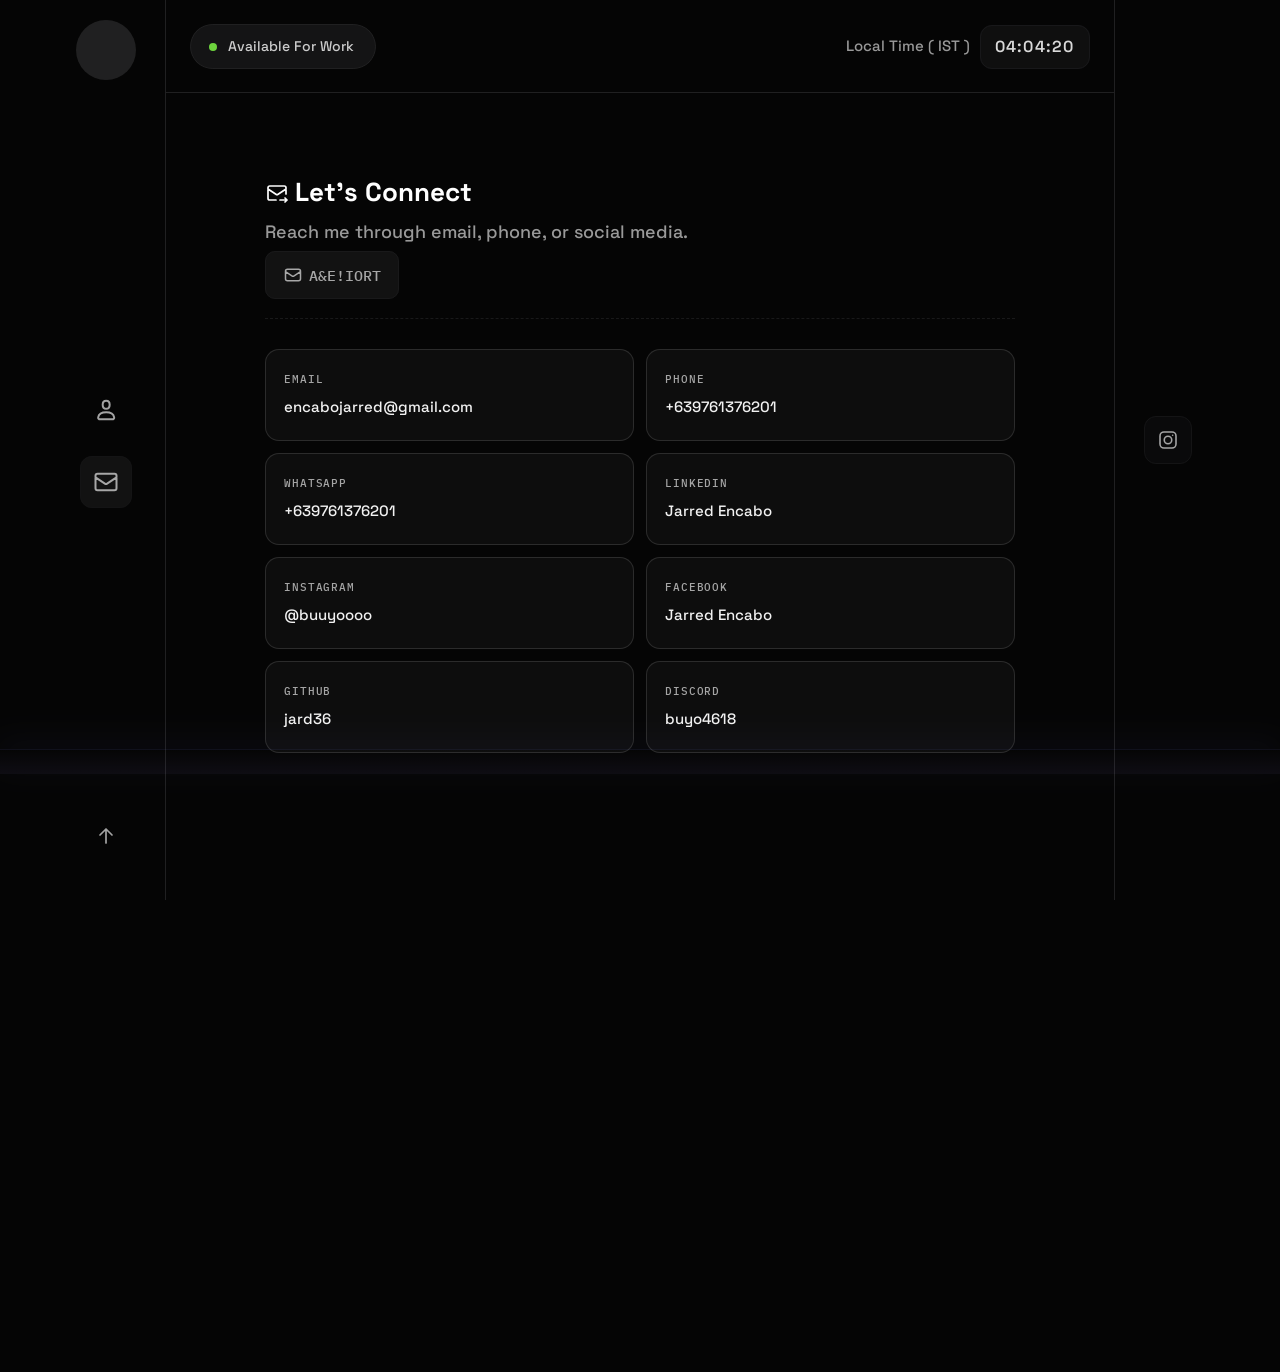
<file: contact.html>
<!DOCTYPE html>
<?xml encoding="utf-8" ?><!-- &#10024; Built with Framer &bull; https://www.framer.com/ --><html lang="en">
<head>
    <meta charset="utf-8">
    
    
    
    <!-- Start of headStart -->
    
    <!-- End of headStart -->
    <meta name="viewport" content="width=device-width">
    <meta name="generator" content="Framer c07a8c1">
    <title>Connect with DarkMate</title>
    <meta name="description" content="Reach out to me to discuss your project ideas, collaborations, or just to say hello. I'm excited to hear from you!">
    <meta name="framer-search-index" content="assets/searchIndex-9YSHQGGs-zQ9.json">
    <meta name="framer-html-plugin" content="disable">
    <link href="images/ck975VziXxtSAwyPJ0iaVqRKU4.2fa88.svg" rel="icon" media="(prefers-color-scheme: light)">
    <link href="images/ck975VziXxtSAwyPJ0iaVqRKU4.2fa88.svg" rel="icon" media="(prefers-color-scheme: dark)">
    <!-- Open Graph / Facebook -->
    <meta property="og:type" content="website">
    <meta property="og:title" content="Connect with DarkMate">
    <meta property="og:description" content="Reach out to me to discuss your project ideas, collaborations, or just to say hello. I'm excited to hear from you!">
    <meta property="og:image" content="images/N1bJONZQ5KriI8lagUc4ZhHtcY.2fa88.jpg">
    <!-- Twitter -->
    <meta name="twitter:card" content="summary_large_image">
    <meta name="twitter:title" content="Connect with DarkMate">
    <meta name="twitter:description" content="Reach out to me to discuss your project ideas, collaborations, or just to say hello. I'm excited to hear from you!">
    <meta name="twitter:image" content="images/N1bJONZQ5KriI8lagUc4ZhHtcY.2fa88.jpg">
    
    
    <meta name="robots" content="max-image-preview:large"><link rel="canonical" href="https://darkmate.framer.website/contact"><meta property="og:url" content="https://darkmate.framer.website/contact"><style data-framer-breakpoint-css>@media(min-width: 1200px){.hidden-uqkab1{display:none!important}}@media(min-width: 810px) and (max-width: 1199px){.hidden-1yfpyn6{display:none!important}}@media(max-width: 809px){.hidden-brzz2u{display:none!important}}</style><style data-framer-css-ssr-minified data-framer-components="framer-lib-cursors-host framer-717R6 framer-4fSxU framer-32sV9 framer-TaQIi PropertyOverrides framer-Pxxcs framer-CaOOj framer-XmagV framer-6bEKH framer-GNeVJ framer-rAu9d framer-3HkzL framer-97X2K framer-oCwt8 framer-k18QH framer-6Icgr framer-HIfbI framer-eKXL1">html,body,#main{margin:0;padding:0;box-sizing:border-box}:root{-webkit-font-smoothing:antialiased;-moz-osx-font-smoothing:grayscale}*{box-sizing:border-box;-webkit-font-smoothing:inherit}h1,h2,h3,h4,h5,h6,p,figure{margin:0}body,input,textarea,select,button{font-size:12px;font-family:sans-serif}body{--token-da960178-e53a-432a-be83-8b061a8c23d0: rgb(255, 255, 255);--token-2be89de8-7263-45ae-b1d9-03ee6d2c7cfb: rgb(0, 0, 0);--token-0c9648e8-0b89-490a-aac8-692986a15810: rgb(5, 5, 5);--token-43e121a0-5f49-4252-9997-cc3032df255a: rgb(10, 10, 11);--token-aac0f801-6e8e-4959-910c-a8bbfb3bc240: rgb(15, 15, 16);--token-1f2062cb-4e9f-4e0e-a7c5-402a9c533767: rgb(18, 18, 18);--token-a9d45059-11eb-4397-affb-3b82ce85a45e: rgb(20, 20, 21);--token-f5a700cc-6f81-4862-bf4f-509cd25c7c47: rgb(25, 25, 26);--token-fb832642-4b60-46c9-82aa-13e8d4f79051: rgb(32, 32, 33);--token-008ffee4-1f51-469b-8d98-f2b2cc117379: rgb(40, 40, 42);--token-2535f7d5-152a-4df0-b936-9b534f4c5a2d: rgb(45, 45, 47);--token-f9f11338-ac59-4812-b9a4-21e83716cd16: rgb(55, 55, 57);--token-e0deea66-d5c8-4281-b85a-5de129a3f291: rgb(62, 62, 65);--token-e22f269a-d86e-4e96-b36b-89de364678bb: rgb(102, 102, 102);--token-37bcb8a8-2214-4339-beef-3a3da9c68eec: rgb(117, 117, 117);--token-69a0ec5c-da85-4a5a-a0c3-c41a92df0364: rgb(153, 153, 153);--token-51e71841-61d4-44f7-8a34-46b17f753246: rgb(204, 204, 204);--token-82d5fc6a-c453-4a57-ad20-b382dbe1a632: rgb(217, 217, 217);--token-556c7b5b-06b5-44c0-b0d5-25ac5a1012c5: rgb(230, 230, 230);--token-87172f1e-87c2-4e47-969d-9a5dfff6110e: rgb(242, 242, 242);--token-d5c609b3-dc5e-4a87-9372-717bc7594d04: rgb(252, 252, 252)}#__framer-badge-container{position:fixed;bottom:0;padding:20px;width:100%;display:flex;justify-content:right;pointer-events:none;z-index:314159}.__framer-badge{pointer-events:auto}@font-face{font-family:Space Grotesk;font-style:normal;font-weight:400;font-display:swap;src:url("fonts/V8mDoQDjQSkFtoMM3T6r8E7mPb54C-s0.d455b.woff2") format("woff2");unicode-range:U+0102-0103,U+0110-0111,U+0128-0129,U+0168-0169,U+01A0-01A1,U+01AF-01B0,U+0300-0301,U+0303-0304,U+0308-0309,U+0323,U+0329,U+1EA0-1EF9,U+20AB}@font-face{font-family:Space Grotesk;font-style:normal;font-weight:400;font-display:swap;src:url("fonts/V8mDoQDjQSkFtoMM3T6r8E7mPb94C-s0.d455b.woff2") format("woff2");unicode-range:U+0100-02BA,U+02BD-02C5,U+02C7-02CC,U+02CE-02D7,U+02DD-02FF,U+0304,U+0308,U+0329,U+1D00-1DBF,U+1E00-1E9F,U+1EF2-1EFF,U+2020,U+20A0-20AB,U+20AD-20C0,U+2113,U+2C60-2C7F,U+A720-A7FF}@font-face{font-family:Space Grotesk;font-style:normal;font-weight:400;font-display:swap;src:url("fonts/V8mDoQDjQSkFtoMM3T6r8E7mPbF4Cw.d455b.woff2") format("woff2");unicode-range:U+0000-00FF,U+0131,U+0152-0153,U+02BB-02BC,U+02C6,U+02DA,U+02DC,U+0304,U+0308,U+0329,U+2000-206F,U+20AC,U+2122,U+2191,U+2193,U+2212,U+2215,U+FEFF,U+FFFD}@font-face{font-family:Space Grotesk;font-style:normal;font-weight:500;font-display:swap;src:url("fonts/V8mDoQDjQSkFtoMM3T6r8E7mPb54C-s0.d455b.woff2") format("woff2");unicode-range:U+0102-0103,U+0110-0111,U+0128-0129,U+0168-0169,U+01A0-01A1,U+01AF-01B0,U+0300-0301,U+0303-0304,U+0308-0309,U+0323,U+0329,U+1EA0-1EF9,U+20AB}@font-face{font-family:Space Grotesk;font-style:normal;font-weight:500;font-display:swap;src:url("fonts/V8mDoQDjQSkFtoMM3T6r8E7mPb94C-s0.d455b.woff2") format("woff2");unicode-range:U+0100-02BA,U+02BD-02C5,U+02C7-02CC,U+02CE-02D7,U+02DD-02FF,U+0304,U+0308,U+0329,U+1D00-1DBF,U+1E00-1E9F,U+1EF2-1EFF,U+2020,U+20A0-20AB,U+20AD-20C0,U+2113,U+2C60-2C7F,U+A720-A7FF}@font-face{font-family:Space Grotesk;font-style:normal;font-weight:500;font-display:swap;src:url("fonts/V8mDoQDjQSkFtoMM3T6r8E7mPbF4Cw.d455b.woff2") format("woff2");unicode-range:U+0000-00FF,U+0131,U+0152-0153,U+02BB-02BC,U+02C6,U+02DA,U+02DC,U+0304,U+0308,U+0329,U+2000-206F,U+20AC,U+2122,U+2191,U+2193,U+2212,U+2215,U+FEFF,U+FFFD}@font-face{font-family:Space Grotesk;font-style:normal;font-weight:600;font-display:swap;src:url("fonts/V8mDoQDjQSkFtoMM3T6r8E7mPb54C-s0.d455b.woff2") format("woff2");unicode-range:U+0102-0103,U+0110-0111,U+0128-0129,U+0168-0169,U+01A0-01A1,U+01AF-01B0,U+0300-0301,U+0303-0304,U+0308-0309,U+0323,U+0329,U+1EA0-1EF9,U+20AB}@font-face{font-family:Space Grotesk;font-style:normal;font-weight:600;font-display:swap;src:url("fonts/V8mDoQDjQSkFtoMM3T6r8E7mPb94C-s0.d455b.woff2") format("woff2");unicode-range:U+0100-02BA,U+02BD-02C5,U+02C7-02CC,U+02CE-02D7,U+02DD-02FF,U+0304,U+0308,U+0329,U+1D00-1DBF,U+1E00-1E9F,U+1EF2-1EFF,U+2020,U+20A0-20AB,U+20AD-20C0,U+2113,U+2C60-2C7F,U+A720-A7FF}@font-face{font-family:Space Grotesk;font-style:normal;font-weight:600;font-display:swap;src:url("fonts/V8mDoQDjQSkFtoMM3T6r8E7mPbF4Cw.d455b.woff2") format("woff2");unicode-range:U+0000-00FF,U+0131,U+0152-0153,U+02BB-02BC,U+02C6,U+02DA,U+02DC,U+0304,U+0308,U+0329,U+2000-206F,U+20AC,U+2122,U+2191,U+2193,U+2212,U+2215,U+FEFF,U+FFFD}@font-face{font-family:Space Grotesk;font-style:normal;font-weight:700;font-display:swap;src:url("fonts/V8mDoQDjQSkFtoMM3T6r8E7mPb54C-s0.d455b.woff2") format("woff2");unicode-range:U+0102-0103,U+0110-0111,U+0128-0129,U+0168-0169,U+01A0-01A1,U+01AF-01B0,U+0300-0301,U+0303-0304,U+0308-0309,U+0323,U+0329,U+1EA0-1EF9,U+20AB}@font-face{font-family:Space Grotesk;font-style:normal;font-weight:700;font-display:swap;src:url("fonts/V8mDoQDjQSkFtoMM3T6r8E7mPb94C-s0.d455b.woff2") format("woff2");unicode-range:U+0100-02BA,U+02BD-02C5,U+02C7-02CC,U+02CE-02D7,U+02DD-02FF,U+0304,U+0308,U+0329,U+1D00-1DBF,U+1E00-1E9F,U+1EF2-1EFF,U+2020,U+20A0-20AB,U+20AD-20C0,U+2113,U+2C60-2C7F,U+A720-A7FF}@font-face{font-family:Space Grotesk;font-style:normal;font-weight:700;font-display:swap;src:url("fonts/V8mDoQDjQSkFtoMM3T6r8E7mPbF4Cw.d455b.woff2") format("woff2");unicode-range:U+0000-00FF,U+0131,U+0152-0153,U+02BB-02BC,U+02C6,U+02DA,U+02DC,U+0304,U+0308,U+0329,U+2000-206F,U+20AC,U+2122,U+2191,U+2193,U+2212,U+2215,U+FEFF,U+FFFD}@font-face{font-family:IBM Plex Mono;font-style:normal;font-weight:500;font-display:block;src:url("fonts/-F6qfjptAgt5VM-kVkqdyU8n3twJwl1FgtIU.2d5bd.woff2") format("woff2");unicode-range:U+0460-052F,U+1C80-1C8A,U+20B4,U+2DE0-2DFF,U+A640-A69F,U+FE2E-FE2F}@font-face{font-family:IBM Plex Mono;font-style:normal;font-weight:500;font-display:block;src:url("fonts/-F6qfjptAgt5VM-kVkqdyU8n3twJwlRFgtIU.2d5bd.woff2") format("woff2");unicode-range:U+0301,U+0400-045F,U+0490-0491,U+04B0-04B1,U+2116}@font-face{font-family:IBM Plex Mono;font-style:normal;font-weight:500;font-display:block;src:url("fonts/-F6qfjptAgt5VM-kVkqdyU8n3twJwl9FgtIU.2d5bd.woff2") format("woff2");unicode-range:U+0102-0103,U+0110-0111,U+0128-0129,U+0168-0169,U+01A0-01A1,U+01AF-01B0,U+0300-0301,U+0303-0304,U+0308-0309,U+0323,U+0329,U+1EA0-1EF9,U+20AB}@font-face{font-family:IBM Plex Mono;font-style:normal;font-weight:500;font-display:block;src:url("fonts/-F6qfjptAgt5VM-kVkqdyU8n3twJwl5FgtIU.2d5bd.woff2") format("woff2");unicode-range:U+0100-02BA,U+02BD-02C5,U+02C7-02CC,U+02CE-02D7,U+02DD-02FF,U+0304,U+0308,U+0329,U+1D00-1DBF,U+1E00-1E9F,U+1EF2-1EFF,U+2020,U+20A0-20AB,U+20AD-20C0,U+2113,U+2C60-2C7F,U+A720-A7FF}@font-face{font-family:IBM Plex Mono;font-style:normal;font-weight:500;font-display:block;src:url("fonts/-F6qfjptAgt5VM-kVkqdyU8n3twJwlBFgg.2d5bd.woff2") format("woff2");unicode-range:U+0000-00FF,U+0131,U+0152-0153,U+02BB-02BC,U+02C6,U+02DA,U+02DC,U+0304,U+0308,U+0329,U+2000-206F,U+20AC,U+2122,U+2191,U+2193,U+2212,U+2215,U+FEFF,U+FFFD}@font-face{font-family:Inter;src:url("fonts/5vvr9Vy74if2I6bQbJvbw7SY1pQ.abed4.woff2");font-display:swap;font-style:normal;font-weight:400;unicode-range:U+0460-052F,U+1C80-1C88,U+20B4,U+2DE0-2DFF,U+A640-A69F,U+FE2E-FE2F}@font-face{font-family:Inter;src:url("fonts/EOr0mi4hNtlgWNn9if640EZzXCo.abed4.woff2");font-display:swap;font-style:normal;font-weight:400;unicode-range:U+0301,U+0400-045F,U+0490-0491,U+04B0-04B1,U+2116}@font-face{font-family:Inter;src:url("fonts/Y9k9QrlZAqio88Klkmbd8VoMQc.abed4.woff2");font-display:swap;font-style:normal;font-weight:400;unicode-range:U+1F00-1FFF}@font-face{font-family:Inter;src:url("fonts/OYrD2tBIBPvoJXiIHnLoOXnY9M.abed4.woff2");font-display:swap;font-style:normal;font-weight:400;unicode-range:U+0370-03FF}@font-face{font-family:Inter;src:url("fonts/JeYwfuaPfZHQhEG8U5gtPDZ7WQ.abed4.woff2");font-display:swap;font-style:normal;font-weight:400;unicode-range:U+0100-024F,U+0259,U+1E00-1EFF,U+2020,U+20A0-20AB,U+20AD-20CF,U+2113,U+2C60-2C7F,U+A720-A7FF}@font-face{font-family:Inter;src:url("fonts/vQyevYAyHtARFwPqUzQGpnDs.abed4.woff2");font-display:swap;font-style:normal;font-weight:400;unicode-range:U+0000-00FF,U+0131,U+0152-0153,U+02BB-02BC,U+02C6,U+02DA,U+02DC,U+2000-206F,U+2074,U+20AC,U+2122,U+2191,U+2193,U+2212,U+2215,U+FEFF,U+FFFD}@font-face{font-family:Inter;src:url("fonts/b6Y37FthZeALduNqHicBT6FutY.abed4.woff2");font-display:swap;font-style:normal;font-weight:400;unicode-range:U+0102-0103,U+0110-0111,U+0128-0129,U+0168-0169,U+01A0-01A1,U+01AF-01B0,U+1EA0-1EF9,U+20AB}@font-face{font-family:Inter;src:url("fonts/NXxvFRoY5LDh3yCm7MEP2jqYk.abed4.woff2");font-display:block;font-style:normal;font-weight:100;unicode-range:U+0460-052F,U+1C80-1C88,U+20B4,U+2DE0-2DFF,U+A640-A69F,U+FE2E-FE2F}@font-face{font-family:Inter;src:url("fonts/5CcgcVyoWSqO1THBiISd6oCog.abed4.woff2");font-display:block;font-style:normal;font-weight:100;unicode-range:U+0301,U+0400-045F,U+0490-0491,U+04B0-04B1,U+2116}@font-face{font-family:Inter;src:url("fonts/MF544SVCvk3yNpLIz3pwDXFZPKM.abed4.woff2");font-display:block;font-style:normal;font-weight:100;unicode-range:U+1F00-1FFF}@font-face{font-family:Inter;src:url("fonts/TNtxudDBkAm2RXdtU3rvTBwoM.abed4.woff2");font-display:block;font-style:normal;font-weight:100;unicode-range:U+0370-03FF}@font-face{font-family:Inter;src:url("fonts/fIabp4VN5z7iJ3lNOz9qfNeQHc.abed4.woff2");font-display:block;font-style:normal;font-weight:100;unicode-range:U+0100-024F,U+0259,U+1E00-1EFF,U+2020,U+20A0-20AB,U+20AD-20CF,U+2113,U+2C60-2C7F,U+A720-A7FF}@font-face{font-family:Inter;src:url("fonts/YSOgKh50dqzzsXffetgcarlLHcI.abed4.woff2");font-display:block;font-style:normal;font-weight:100;unicode-range:U+0000-00FF,U+0131,U+0152-0153,U+02BB-02BC,U+02C6,U+02DA,U+02DC,U+2000-206F,U+2074,U+20AC,U+2122,U+2191,U+2193,U+2212,U+2215,U+FEFF,U+FFFD}@font-face{font-family:Inter;src:url("fonts/9iRSYClnXA0RMygyIn6yjjWXJw.abed4.woff2");font-display:block;font-style:normal;font-weight:100;unicode-range:U+0102-0103,U+0110-0111,U+0128-0129,U+0168-0169,U+01A0-01A1,U+01AF-01B0,U+1EA0-1EF9,U+20AB}@font-face{font-family:Inter;src:url("fonts/MVhJhYeDWxeyqT939zMNyw9p8.abed4.woff2");font-display:block;font-style:normal;font-weight:200;unicode-range:U+0460-052F,U+1C80-1C88,U+20B4,U+2DE0-2DFF,U+A640-A69F,U+FE2E-FE2F}@font-face{font-family:Inter;src:url("fonts/WXQXYfAQJIi2pCJACAfWWXfIDqI.abed4.woff2");font-display:block;font-style:normal;font-weight:200;unicode-range:U+0301,U+0400-045F,U+0490-0491,U+04B0-04B1,U+2116}@font-face{font-family:Inter;src:url("fonts/RJeJJARdrtNUtic58kOz7hIgBuE.abed4.woff2");font-display:block;font-style:normal;font-weight:200;unicode-range:U+1F00-1FFF}@font-face{font-family:Inter;src:url("fonts/4hBRAuM02i3fsxYDzyNvt5Az2so.abed4.woff2");font-display:block;font-style:normal;font-weight:200;unicode-range:U+0370-03FF}@font-face{font-family:Inter;src:url("fonts/fz1JbBffNGgK7BNUI1mmbFBlgA8.abed4.woff2");font-display:block;font-style:normal;font-weight:200;unicode-range:U+0100-024F,U+0259,U+1E00-1EFF,U+2020,U+20A0-20AB,U+20AD-20CF,U+2113,U+2C60-2C7F,U+A720-A7FF}@font-face{font-family:Inter;src:url("fonts/hgmI3sEShaw5UU738TAjDBQPH0.abed4.woff2");font-display:block;font-style:normal;font-weight:200;unicode-range:U+0000-00FF,U+0131,U+0152-0153,U+02BB-02BC,U+02C6,U+02DA,U+02DC,U+2000-206F,U+2074,U+20AC,U+2122,U+2191,U+2193,U+2212,U+2215,U+FEFF,U+FFFD}@font-face{font-family:Inter;src:url("fonts/eIZyQwIlHYR0mnMSneEDMtqBPgw.abed4.woff2");font-display:block;font-style:normal;font-weight:200;unicode-range:U+0102-0103,U+0110-0111,U+0128-0129,U+0168-0169,U+01A0-01A1,U+01AF-01B0,U+1EA0-1EF9,U+20AB}@font-face{font-family:Inter;src:url("fonts/BkDpl4ghaqvMi1btKFyG2tdbec.abed4.woff2");font-display:swap;font-style:normal;font-weight:300;unicode-range:U+0460-052F,U+1C80-1C88,U+20B4,U+2DE0-2DFF,U+A640-A69F,U+FE2E-FE2F}@font-face{font-family:Inter;src:url("fonts/zAMK70AQRFSShJgUiaR5IiIhgzk.abed4.woff2");font-display:swap;font-style:normal;font-weight:300;unicode-range:U+0301,U+0400-045F,U+0490-0491,U+04B0-04B1,U+2116}@font-face{font-family:Inter;src:url("fonts/IETjvc5qzUaRoaruDpPSwCUM8.abed4.woff2");font-display:swap;font-style:normal;font-weight:300;unicode-range:U+1F00-1FFF}@font-face{font-family:Inter;src:url("fonts/oLCoaT3ioA0fHdJnWR9W6k7NY.abed4.woff2");font-display:swap;font-style:normal;font-weight:300;unicode-range:U+0370-03FF}@font-face{font-family:Inter;src:url("fonts/Sj0PCHQSBjFmEp6NBWg6FNaKc.abed4.woff2");font-display:swap;font-style:normal;font-weight:300;unicode-range:U+0100-024F,U+0259,U+1E00-1EFF,U+2020,U+20A0-20AB,U+20AD-20CF,U+2113,U+2C60-2C7F,U+A720-A7FF}@font-face{font-family:Inter;src:url("fonts/v2q8JTTTs7McDMSEhnxAIBqd0.abed4.woff2");font-display:swap;font-style:normal;font-weight:300;unicode-range:U+0000-00FF,U+0131,U+0152-0153,U+02BB-02BC,U+02C6,U+02DA,U+02DC,U+2000-206F,U+2074,U+20AC,U+2122,U+2191,U+2193,U+2212,U+2215,U+FEFF,U+FFFD}@font-face{font-family:Inter;src:url("fonts/H4TfENUY1rh8R9UaSD6vngjJP3M.abed4.woff2");font-display:swap;font-style:normal;font-weight:300;unicode-range:U+0102-0103,U+0110-0111,U+0128-0129,U+0168-0169,U+01A0-01A1,U+01AF-01B0,U+1EA0-1EF9,U+20AB}@font-face{font-family:Inter;src:url("fonts/5A3Ce6C9YYmCjpQx9M4inSaKU.abed4.woff2");font-display:swap;font-style:normal;font-weight:500;unicode-range:U+0460-052F,U+1C80-1C88,U+20B4,U+2DE0-2DFF,U+A640-A69F,U+FE2E-FE2F}@font-face{font-family:Inter;src:url("fonts/Qx95Xyt0Ka3SGhinnbXIGpEIyP4.abed4.woff2");font-display:swap;font-style:normal;font-weight:500;unicode-range:U+0301,U+0400-045F,U+0490-0491,U+04B0-04B1,U+2116}@font-face{font-family:Inter;src:url("fonts/6mJuEAguuIuMog10gGvH5d3cl8.abed4.woff2");font-display:swap;font-style:normal;font-weight:500;unicode-range:U+1F00-1FFF}@font-face{font-family:Inter;src:url("fonts/xYYWaj7wCU5zSQH0eXvSaS19wo.abed4.woff2");font-display:swap;font-style:normal;font-weight:500;unicode-range:U+0370-03FF}@font-face{font-family:Inter;src:url("fonts/otTaNuNpVK4RbdlT7zDDdKvQBA.abed4.woff2");font-display:swap;font-style:normal;font-weight:500;unicode-range:U+0100-024F,U+0259,U+1E00-1EFF,U+2020,U+20A0-20AB,U+20AD-20CF,U+2113,U+2C60-2C7F,U+A720-A7FF}@font-face{font-family:Inter;src:url("fonts/d3tHnaQIAeqiE5hGcRw4mmgWYU.abed4.woff2");font-display:swap;font-style:normal;font-weight:500;unicode-range:U+0000-00FF,U+0131,U+0152-0153,U+02BB-02BC,U+02C6,U+02DA,U+02DC,U+2000-206F,U+2074,U+20AC,U+2122,U+2191,U+2193,U+2212,U+2215,U+FEFF,U+FFFD}@font-face{font-family:Inter;src:url("fonts/DolVirEGb34pEXEp8t8FQBSK4.abed4.woff2");font-display:swap;font-style:normal;font-weight:500;unicode-range:U+0102-0103,U+0110-0111,U+0128-0129,U+0168-0169,U+01A0-01A1,U+01AF-01B0,U+1EA0-1EF9,U+20AB}@font-face{font-family:Inter;src:url("fonts/hyOgCu0Xnghbimh0pE8QTvtt2AU.abed4.woff2");font-display:swap;font-style:normal;font-weight:600;unicode-range:U+0460-052F,U+1C80-1C88,U+20B4,U+2DE0-2DFF,U+A640-A69F,U+FE2E-FE2F}@font-face{font-family:Inter;src:url("fonts/NeGmSOXrPBfEFIy5YZeHq17LEDA.abed4.woff2");font-display:swap;font-style:normal;font-weight:600;unicode-range:U+0301,U+0400-045F,U+0490-0491,U+04B0-04B1,U+2116}@font-face{font-family:Inter;src:url("fonts/oYaAX5himiTPYuN8vLWnqBbfD2s.abed4.woff2");font-display:swap;font-style:normal;font-weight:600;unicode-range:U+1F00-1FFF}@font-face{font-family:Inter;src:url("fonts/lEJLP4R0yuCaMCjSXYHtJw72M.abed4.woff2");font-display:swap;font-style:normal;font-weight:600;unicode-range:U+0370-03FF}@font-face{font-family:Inter;src:url("fonts/cRJyLNuTJR5jbyKzGi33wU9cqIQ.abed4.woff2");font-display:swap;font-style:normal;font-weight:600;unicode-range:U+0100-024F,U+0259,U+1E00-1EFF,U+2020,U+20A0-20AB,U+20AD-20CF,U+2113,U+2C60-2C7F,U+A720-A7FF}@font-face{font-family:Inter;src:url("fonts/1ZFS7N918ojhhd0nQWdj3jz4w.abed4.woff2");font-display:swap;font-style:normal;font-weight:600;unicode-range:U+0000-00FF,U+0131,U+0152-0153,U+02BB-02BC,U+02C6,U+02DA,U+02DC,U+2000-206F,U+2074,U+20AC,U+2122,U+2191,U+2193,U+2212,U+2215,U+FEFF,U+FFFD}@font-face{font-family:Inter;src:url("fonts/A0Wcc7NgXMjUuFdquHDrIZpzZw0.abed4.woff2");font-display:swap;font-style:normal;font-weight:600;unicode-range:U+0102-0103,U+0110-0111,U+0128-0129,U+0168-0169,U+01A0-01A1,U+01AF-01B0,U+1EA0-1EF9,U+20AB}@font-face{font-family:Inter;src:url("fonts/DpPBYI0sL4fYLgAkX8KXOPVt7c.abed4.woff2");font-display:swap;font-style:normal;font-weight:700;unicode-range:U+0460-052F,U+1C80-1C88,U+20B4,U+2DE0-2DFF,U+A640-A69F,U+FE2E-FE2F}@font-face{font-family:Inter;src:url("fonts/4RAEQdEOrcnDkhHiiCbJOw92Lk.abed4.woff2");font-display:swap;font-style:normal;font-weight:700;unicode-range:U+0301,U+0400-045F,U+0490-0491,U+04B0-04B1,U+2116}@font-face{font-family:Inter;src:url("fonts/1K3W8DizY3v4emK8Mb08YHxTbs.abed4.woff2");font-display:swap;font-style:normal;font-weight:700;unicode-range:U+1F00-1FFF}@font-face{font-family:Inter;src:url("fonts/tUSCtfYVM1I1IchuyCwz9gDdQ.abed4.woff2");font-display:swap;font-style:normal;font-weight:700;unicode-range:U+0370-03FF}@font-face{font-family:Inter;src:url("fonts/VgYFWiwsAC5OYxAycRXXvhze58.abed4.woff2");font-display:swap;font-style:normal;font-weight:700;unicode-range:U+0100-024F,U+0259,U+1E00-1EFF,U+2020,U+20A0-20AB,U+20AD-20CF,U+2113,U+2C60-2C7F,U+A720-A7FF}@font-face{font-family:Inter;src:url("fonts/DXD0Q7LSl7HEvDzucnyLnGBHM.abed4.woff2");font-display:swap;font-style:normal;font-weight:700;unicode-range:U+0000-00FF,U+0131,U+0152-0153,U+02BB-02BC,U+02C6,U+02DA,U+02DC,U+2000-206F,U+2074,U+20AC,U+2122,U+2191,U+2193,U+2212,U+2215,U+FEFF,U+FFFD}@font-face{font-family:Inter;src:url("fonts/GIryZETIX4IFypco5pYZONKhJIo.abed4.woff2");font-display:swap;font-style:normal;font-weight:700;unicode-range:U+0102-0103,U+0110-0111,U+0128-0129,U+0168-0169,U+01A0-01A1,U+01AF-01B0,U+1EA0-1EF9,U+20AB}@font-face{font-family:Inter;src:url("fonts/PONfPc6h4EPYwJliXQBmjVx7QxI.abed4.woff2");font-display:swap;font-style:normal;font-weight:800;unicode-range:U+0460-052F,U+1C80-1C88,U+20B4,U+2DE0-2DFF,U+A640-A69F,U+FE2E-FE2F}@font-face{font-family:Inter;src:url("fonts/zsnJN7Z1wdzUvepJniD3rbvJIyU.abed4.woff2");font-display:swap;font-style:normal;font-weight:800;unicode-range:U+0301,U+0400-045F,U+0490-0491,U+04B0-04B1,U+2116}@font-face{font-family:Inter;src:url("fonts/UrzZBOy7RyJEWAZGduzOeHiHuY.abed4.woff2");font-display:swap;font-style:normal;font-weight:800;unicode-range:U+1F00-1FFF}@font-face{font-family:Inter;src:url("fonts/996sR9SfSDuYELz8oHhDOcErkY.abed4.woff2");font-display:swap;font-style:normal;font-weight:800;unicode-range:U+0370-03FF}@font-face{font-family:Inter;src:url("fonts/ftN1HpyPVJEoEb4q36SOrNdLXU.abed4.woff2");font-display:swap;font-style:normal;font-weight:800;unicode-range:U+0100-024F,U+0259,U+1E00-1EFF,U+2020,U+20A0-20AB,U+20AD-20CF,U+2113,U+2C60-2C7F,U+A720-A7FF}@font-face{font-family:Inter;src:url("fonts/jN39PDxZWEwjG7Csryx3JN2r2Y.abed4.woff2");font-display:swap;font-style:normal;font-weight:800;unicode-range:U+0000-00FF,U+0131,U+0152-0153,U+02BB-02BC,U+02C6,U+02DA,U+02DC,U+2000-206F,U+2074,U+20AC,U+2122,U+2191,U+2193,U+2212,U+2215,U+FEFF,U+FFFD}@font-face{font-family:Inter;src:url("fonts/JAur4lGGSGRGyrFi59JSIKqVgU.abed4.woff2");font-display:swap;font-style:normal;font-weight:800;unicode-range:U+0102-0103,U+0110-0111,U+0128-0129,U+0168-0169,U+01A0-01A1,U+01AF-01B0,U+1EA0-1EF9,U+20AB}@font-face{font-family:Inter;src:url("fonts/mkY5Sgyq51ik0AMrSBwhm9DJg.abed4.woff2");font-display:block;font-style:normal;font-weight:900;unicode-range:U+0460-052F,U+1C80-1C88,U+20B4,U+2DE0-2DFF,U+A640-A69F,U+FE2E-FE2F}@font-face{font-family:Inter;src:url("fonts/X5hj6qzcHUYv7h1390c8Rhm6550.abed4.woff2");font-display:block;font-style:normal;font-weight:900;unicode-range:U+0301,U+0400-045F,U+0490-0491,U+04B0-04B1,U+2116}@font-face{font-family:Inter;src:url("fonts/gQhNpS3tN86g8RcVKYUUaKt2oMQ.abed4.woff2");font-display:block;font-style:normal;font-weight:900;unicode-range:U+1F00-1FFF}@font-face{font-family:Inter;src:url("fonts/cugnVhSraaRyANCaUtI5FV17wk.abed4.woff2");font-display:block;font-style:normal;font-weight:900;unicode-range:U+0370-03FF}@font-face{font-family:Inter;src:url("fonts/5HcVoGak8k5agFJSaKa4floXVu0.abed4.woff2");font-display:block;font-style:normal;font-weight:900;unicode-range:U+0100-024F,U+0259,U+1E00-1EFF,U+2020,U+20A0-20AB,U+20AD-20CF,U+2113,U+2C60-2C7F,U+A720-A7FF}@font-face{font-family:Inter;src:url("fonts/jn4BtSPLlS0NDp1KiFAtFKiiY0o.abed4.woff2");font-display:block;font-style:normal;font-weight:900;unicode-range:U+0000-00FF,U+0131,U+0152-0153,U+02BB-02BC,U+02C6,U+02DA,U+02DC,U+2000-206F,U+2074,U+20AC,U+2122,U+2191,U+2193,U+2212,U+2215,U+FEFF,U+FFFD}@font-face{font-family:Inter;src:url("fonts/P2Bw01CtL0b9wqygO0sSVogWbo.abed4.woff2");font-display:block;font-style:normal;font-weight:900;unicode-range:U+0102-0103,U+0110-0111,U+0128-0129,U+0168-0169,U+01A0-01A1,U+01AF-01B0,U+1EA0-1EF9,U+20AB}@font-face{font-family:Inter;src:url("fonts/YJsHMqeEm0oDHuxRTVCwg5eZuo.abed4.woff2");font-display:block;font-style:italic;font-weight:100;unicode-range:U+0460-052F,U+1C80-1C88,U+20B4,U+2DE0-2DFF,U+A640-A69F,U+FE2E-FE2F}@font-face{font-family:Inter;src:url("fonts/oJJMyJlDykMObEyb5VexHSxd24.abed4.woff2");font-display:block;font-style:italic;font-weight:100;unicode-range:U+0301,U+0400-045F,U+0490-0491,U+04B0-04B1,U+2116}@font-face{font-family:Inter;src:url("fonts/IpeaX0WzLaonj68howNZg4SJJaY.abed4.woff2");font-display:block;font-style:italic;font-weight:100;unicode-range:U+1F00-1FFF}@font-face{font-family:Inter;src:url("fonts/KCj1bV3vDXY5OLHttTeRYcu9J8.abed4.woff2");font-display:block;font-style:italic;font-weight:100;unicode-range:U+0370-03FF}@font-face{font-family:Inter;src:url("fonts/biaVHhOprxbHaR3dIP7Z8cYurHg.abed4.woff2");font-display:block;font-style:italic;font-weight:100;unicode-range:U+0100-024F,U+0259,U+1E00-1EFF,U+2020,U+20A0-20AB,U+20AD-20CF,U+2113,U+2C60-2C7F,U+A720-A7FF}@font-face{font-family:Inter;src:url("fonts/BpOIEy4nYtcp1RwqOtwAgi2EiDE.abed4.woff2");font-display:block;font-style:italic;font-weight:100;unicode-range:U+0000-00FF,U+0131,U+0152-0153,U+02BB-02BC,U+02C6,U+02DA,U+02DC,U+2000-206F,U+2074,U+20AC,U+2122,U+2191,U+2193,U+2212,U+2215,U+FEFF,U+FFFD}@font-face{font-family:Inter;src:url("fonts/gNa011yWpVpNFgUhhSlDX8nUiPQ.abed4.woff2");font-display:block;font-style:italic;font-weight:100;unicode-range:U+0102-0103,U+0110-0111,U+0128-0129,U+0168-0169,U+01A0-01A1,U+01AF-01B0,U+1EA0-1EF9,U+20AB}@font-face{font-family:Inter;src:url("fonts/vpq17U0WM26sBGHgq9jnrUmUf8.abed4.woff2");font-display:block;font-style:italic;font-weight:200;unicode-range:U+0460-052F,U+1C80-1C88,U+20B4,U+2DE0-2DFF,U+A640-A69F,U+FE2E-FE2F}@font-face{font-family:Inter;src:url("fonts/bNYh7lNMEpOegeRYAtyGel1WqBE.abed4.woff2");font-display:block;font-style:italic;font-weight:200;unicode-range:U+0301,U+0400-045F,U+0490-0491,U+04B0-04B1,U+2116}@font-face{font-family:Inter;src:url("fonts/FBzcXZYmdulcZC0z278U6o0cw.abed4.woff2");font-display:block;font-style:italic;font-weight:200;unicode-range:U+1F00-1FFF}@font-face{font-family:Inter;src:url("fonts/ua60IRqWK94xCrq0SC639Hbsdjg.abed4.woff2");font-display:block;font-style:italic;font-weight:200;unicode-range:U+0370-03FF}@font-face{font-family:Inter;src:url("fonts/Pd8gNPn2dSCh4FyjWFw9PJysoQ.abed4.woff2");font-display:block;font-style:italic;font-weight:200;unicode-range:U+0100-024F,U+0259,U+1E00-1EFF,U+2020,U+20A0-20AB,U+20AD-20CF,U+2113,U+2C60-2C7F,U+A720-A7FF}@font-face{font-family:Inter;src:url("fonts/zpiI5DA3vCb3G2sqEyq9xqogo.abed4.woff2");font-display:block;font-style:italic;font-weight:200;unicode-range:U+0000-00FF,U+0131,U+0152-0153,U+02BB-02BC,U+02C6,U+02DA,U+02DC,U+2000-206F,U+2074,U+20AC,U+2122,U+2191,U+2193,U+2212,U+2215,U+FEFF,U+FFFD}@font-face{font-family:Inter;src:url("fonts/DtVQjTG8OGGKnwKYrMHRZVCyo.abed4.woff2");font-display:block;font-style:italic;font-weight:200;unicode-range:U+0102-0103,U+0110-0111,U+0128-0129,U+0168-0169,U+01A0-01A1,U+01AF-01B0,U+1EA0-1EF9,U+20AB}@font-face{font-family:Inter;src:url("fonts/YYB6GZmCWnZq3RWZOghuZIOxQY.abed4.woff2");font-display:swap;font-style:italic;font-weight:300;unicode-range:U+0460-052F,U+1C80-1C88,U+20B4,U+2DE0-2DFF,U+A640-A69F,U+FE2E-FE2F}@font-face{font-family:Inter;src:url("fonts/miJTzODdiyIr3tRo9KEoqXXk2PM.abed4.woff2");font-display:swap;font-style:italic;font-weight:300;unicode-range:U+0301,U+0400-045F,U+0490-0491,U+04B0-04B1,U+2116}@font-face{font-family:Inter;src:url("fonts/6ZMhcggRFfEfbf7lncCpaUbA.abed4.woff2");font-display:swap;font-style:italic;font-weight:300;unicode-range:U+1F00-1FFF}@font-face{font-family:Inter;src:url("fonts/8sCN6PGUr4I8q5hC5twAXfcwqV0.abed4.woff2");font-display:swap;font-style:italic;font-weight:300;unicode-range:U+0370-03FF}@font-face{font-family:Inter;src:url("fonts/aUYDUTztS7anQw5JuwCncXeLOBY.abed4.woff2");font-display:swap;font-style:italic;font-weight:300;unicode-range:U+0100-024F,U+0259,U+1E00-1EFF,U+2020,U+20A0-20AB,U+20AD-20CF,U+2113,U+2C60-2C7F,U+A720-A7FF}@font-face{font-family:Inter;src:url("fonts/5mDAOkC5Wpzo7NkuE9oYfqlY2u4.abed4.woff2");font-display:swap;font-style:italic;font-weight:300;unicode-range:U+0000-00FF,U+0131,U+0152-0153,U+02BB-02BC,U+02C6,U+02DA,U+02DC,U+2000-206F,U+2074,U+20AC,U+2122,U+2191,U+2193,U+2212,U+2215,U+FEFF,U+FFFD}@font-face{font-family:Inter;src:url("fonts/yDiPvYxioBHsicnYxpPW35WQmx8.abed4.woff2");font-display:swap;font-style:italic;font-weight:300;unicode-range:U+0102-0103,U+0110-0111,U+0128-0129,U+0168-0169,U+01A0-01A1,U+01AF-01B0,U+1EA0-1EF9,U+20AB}@font-face{font-family:Inter;src:url("fonts/CfMzU8w2e7tHgF4T4rATMPuWosA.abed4.woff2");font-display:swap;font-style:italic;font-weight:400;unicode-range:U+0460-052F,U+1C80-1C88,U+20B4,U+2DE0-2DFF,U+A640-A69F,U+FE2E-FE2F}@font-face{font-family:Inter;src:url("fonts/867QObYax8ANsfX4TGEVU9YiCM.abed4.woff2");font-display:swap;font-style:italic;font-weight:400;unicode-range:U+0301,U+0400-045F,U+0490-0491,U+04B0-04B1,U+2116}@font-face{font-family:Inter;src:url("fonts/Oyn2ZbENFdnW7mt2Lzjk1h9Zb9k.abed4.woff2");font-display:swap;font-style:italic;font-weight:400;unicode-range:U+1F00-1FFF}@font-face{font-family:Inter;src:url("fonts/cdAe8hgZ1cMyLu9g005pAW3xMo.abed4.woff2");font-display:swap;font-style:italic;font-weight:400;unicode-range:U+0370-03FF}@font-face{font-family:Inter;src:url("fonts/DOfvtmE1UplCq161m6Hj8CSQYg.abed4.woff2");font-display:swap;font-style:italic;font-weight:400;unicode-range:U+0100-024F,U+0259,U+1E00-1EFF,U+2020,U+20A0-20AB,U+20AD-20CF,U+2113,U+2C60-2C7F,U+A720-A7FF}@font-face{font-family:Inter;src:url("fonts/vFzuJY0c65av44uhEKB6vyjFMg.abed4.woff2");font-display:swap;font-style:italic;font-weight:400;unicode-range:U+0000-00FF,U+0131,U+0152-0153,U+02BB-02BC,U+02C6,U+02DA,U+02DC,U+2000-206F,U+2074,U+20AC,U+2122,U+2191,U+2193,U+2212,U+2215,U+FEFF,U+FFFD}@font-face{font-family:Inter;src:url("fonts/tKtBcDnBMevsEEJKdNGhhkLzYo.abed4.woff2");font-display:swap;font-style:italic;font-weight:400;unicode-range:U+0102-0103,U+0110-0111,U+0128-0129,U+0168-0169,U+01A0-01A1,U+01AF-01B0,U+1EA0-1EF9,U+20AB}@font-face{font-family:Inter;src:url("fonts/khkJkwSL66WFg8SX6Wa726c.abed4.woff2");font-display:swap;font-style:italic;font-weight:500;unicode-range:U+0460-052F,U+1C80-1C88,U+20B4,U+2DE0-2DFF,U+A640-A69F,U+FE2E-FE2F}@font-face{font-family:Inter;src:url("fonts/0E7IMbDzcGABpBwwqNEt60wU0w.abed4.woff2");font-display:swap;font-style:italic;font-weight:500;unicode-range:U+0301,U+0400-045F,U+0490-0491,U+04B0-04B1,U+2116}@font-face{font-family:Inter;src:url("fonts/NTJ0nQgIF0gcDelS14zQ9NR9Q.abed4.woff2");font-display:swap;font-style:italic;font-weight:500;unicode-range:U+1F00-1FFF}@font-face{font-family:Inter;src:url("fonts/QrcNhgEPfRl0LS8qz5Ln8olanl8.abed4.woff2");font-display:swap;font-style:italic;font-weight:500;unicode-range:U+0370-03FF}@font-face{font-family:Inter;src:url("fonts/JEXmejW8mXOYMtt0hyRg811kHac.abed4.woff2");font-display:swap;font-style:italic;font-weight:500;unicode-range:U+0100-024F,U+0259,U+1E00-1EFF,U+2020,U+20A0-20AB,U+20AD-20CF,U+2113,U+2C60-2C7F,U+A720-A7FF}@font-face{font-family:Inter;src:url("fonts/ksvR4VsLksjpSwnC2fPgHRNMw.abed4.woff2");font-display:swap;font-style:italic;font-weight:500;unicode-range:U+0000-00FF,U+0131,U+0152-0153,U+02BB-02BC,U+02C6,U+02DA,U+02DC,U+2000-206F,U+2074,U+20AC,U+2122,U+2191,U+2193,U+2212,U+2215,U+FEFF,U+FFFD}@font-face{font-family:Inter;src:url("fonts/uy9s0iWuxiNnVt8EpTI3gzohpwo.abed4.woff2");font-display:swap;font-style:italic;font-weight:500;unicode-range:U+0102-0103,U+0110-0111,U+0128-0129,U+0168-0169,U+01A0-01A1,U+01AF-01B0,U+1EA0-1EF9,U+20AB}@font-face{font-family:Inter;src:url("fonts/vxBnBhH8768IFAXAb4Qf6wQHKs.abed4.woff2");font-display:swap;font-style:italic;font-weight:600;unicode-range:U+0460-052F,U+1C80-1C88,U+20B4,U+2DE0-2DFF,U+A640-A69F,U+FE2E-FE2F}@font-face{font-family:Inter;src:url("fonts/zSsEuoJdh8mcFVk976C05ZfQr8.abed4.woff2");font-display:swap;font-style:italic;font-weight:600;unicode-range:U+0301,U+0400-045F,U+0490-0491,U+04B0-04B1,U+2116}@font-face{font-family:Inter;src:url("fonts/b8ezwLrN7h2AUoPEENcsTMVJ0.abed4.woff2");font-display:swap;font-style:italic;font-weight:600;unicode-range:U+1F00-1FFF}@font-face{font-family:Inter;src:url("fonts/mvNEIBLyHbscgHtwfsByjXUz3XY.abed4.woff2");font-display:swap;font-style:italic;font-weight:600;unicode-range:U+0370-03FF}@font-face{font-family:Inter;src:url("fonts/6FI2EneKzM3qBy5foOZXey7coCA.abed4.woff2");font-display:swap;font-style:italic;font-weight:600;unicode-range:U+0100-024F,U+0259,U+1E00-1EFF,U+2020,U+20A0-20AB,U+20AD-20CF,U+2113,U+2C60-2C7F,U+A720-A7FF}@font-face{font-family:Inter;src:url("fonts/qrVgiXNd6RuQjETYQiVQ9nqCk.abed4.woff2");font-display:swap;font-style:italic;font-weight:600;unicode-range:U+0000-00FF,U+0131,U+0152-0153,U+02BB-02BC,U+02C6,U+02DA,U+02DC,U+2000-206F,U+2074,U+20AC,U+2122,U+2191,U+2193,U+2212,U+2215,U+FEFF,U+FFFD}@font-face{font-family:Inter;src:url("fonts/NHHeAKJVP0ZWHk5YZnQQChIsBM.abed4.woff2");font-display:swap;font-style:italic;font-weight:600;unicode-range:U+0102-0103,U+0110-0111,U+0128-0129,U+0168-0169,U+01A0-01A1,U+01AF-01B0,U+1EA0-1EF9,U+20AB}@font-face{font-family:Inter;src:url("fonts/H89BbHkbHDzlxZzxi8uPzTsp90.abed4.woff2");font-display:swap;font-style:italic;font-weight:700;unicode-range:U+0460-052F,U+1C80-1C88,U+20B4,U+2DE0-2DFF,U+A640-A69F,U+FE2E-FE2F}@font-face{font-family:Inter;src:url("fonts/u6gJwDuwB143kpNK1T1MDKDWkMc.abed4.woff2");font-display:swap;font-style:italic;font-weight:700;unicode-range:U+0301,U+0400-045F,U+0490-0491,U+04B0-04B1,U+2116}@font-face{font-family:Inter;src:url("fonts/43sJ6MfOPh1LCJt46OvyDuSbA6o.abed4.woff2");font-display:swap;font-style:italic;font-weight:700;unicode-range:U+1F00-1FFF}@font-face{font-family:Inter;src:url("fonts/wccHG0r4gBDAIRhfHiOlq6oEkqw.abed4.woff2");font-display:swap;font-style:italic;font-weight:700;unicode-range:U+0370-03FF}@font-face{font-family:Inter;src:url("fonts/WZ367JPwf9bRW6LdTHN8rXgSjw.abed4.woff2");font-display:swap;font-style:italic;font-weight:700;unicode-range:U+0100-024F,U+0259,U+1E00-1EFF,U+2020,U+20A0-20AB,U+20AD-20CF,U+2113,U+2C60-2C7F,U+A720-A7FF}@font-face{font-family:Inter;src:url("fonts/QxmhnWTzLtyjIiZcfaLIJ8EFBXU.abed4.woff2");font-display:swap;font-style:italic;font-weight:700;unicode-range:U+0000-00FF,U+0131,U+0152-0153,U+02BB-02BC,U+02C6,U+02DA,U+02DC,U+2000-206F,U+2074,U+20AC,U+2122,U+2191,U+2193,U+2212,U+2215,U+FEFF,U+FFFD}@font-face{font-family:Inter;src:url("fonts/2A4Xx7CngadFGlVV4xrO06OBHY.abed4.woff2");font-display:swap;font-style:italic;font-weight:700;unicode-range:U+0102-0103,U+0110-0111,U+0128-0129,U+0168-0169,U+01A0-01A1,U+01AF-01B0,U+1EA0-1EF9,U+20AB}@font-face{font-family:Inter;src:url("fonts/if4nAQEfO1l3iBiurvlUSTaMA.abed4.woff2");font-display:swap;font-style:italic;font-weight:800;unicode-range:U+0460-052F,U+1C80-1C88,U+20B4,U+2DE0-2DFF,U+A640-A69F,U+FE2E-FE2F}@font-face{font-family:Inter;src:url("fonts/GdJ7SQjcmkU1sz7lk5lMpKUlKY.abed4.woff2");font-display:swap;font-style:italic;font-weight:800;unicode-range:U+0301,U+0400-045F,U+0490-0491,U+04B0-04B1,U+2116}@font-face{font-family:Inter;src:url("fonts/sOA6LVskcCqlqggyjIZe0Zh39UQ.abed4.woff2");font-display:swap;font-style:italic;font-weight:800;unicode-range:U+1F00-1FFF}@font-face{font-family:Inter;src:url("fonts/zUCSsMbWBcHOQoATrhsPVigkc.abed4.woff2");font-display:swap;font-style:italic;font-weight:800;unicode-range:U+0370-03FF}@font-face{font-family:Inter;src:url("fonts/6eYp9yIAUvPZY7o0yfI4e2OP6g.abed4.woff2");font-display:swap;font-style:italic;font-weight:800;unicode-range:U+0100-024F,U+0259,U+1E00-1EFF,U+2020,U+20A0-20AB,U+20AD-20CF,U+2113,U+2C60-2C7F,U+A720-A7FF}@font-face{font-family:Inter;src:url("fonts/aKoimhPBfs6C7Am2HTTVjGcpE.abed4.woff2");font-display:swap;font-style:italic;font-weight:800;unicode-range:U+0000-00FF,U+0131,U+0152-0153,U+02BB-02BC,U+02C6,U+02DA,U+02DC,U+2000-206F,U+2074,U+20AC,U+2122,U+2191,U+2193,U+2212,U+2215,U+FEFF,U+FFFD}@font-face{font-family:Inter;src:url("fonts/L9nHaKi7ULzGWchEehsfwttxOwM.abed4.woff2");font-display:swap;font-style:italic;font-weight:800;unicode-range:U+0102-0103,U+0110-0111,U+0128-0129,U+0168-0169,U+01A0-01A1,U+01AF-01B0,U+1EA0-1EF9,U+20AB}@font-face{font-family:Inter;src:url("fonts/05KsVHGDmqXSBXM4yRZ65P8i0s.abed4.woff2");font-display:block;font-style:italic;font-weight:900;unicode-range:U+0460-052F,U+1C80-1C88,U+20B4,U+2DE0-2DFF,U+A640-A69F,U+FE2E-FE2F}@font-face{font-family:Inter;src:url("fonts/ky8ovPukK4dJ1Pxq74qGhOqCYI.abed4.woff2");font-display:block;font-style:italic;font-weight:900;unicode-range:U+0301,U+0400-045F,U+0490-0491,U+04B0-04B1,U+2116}@font-face{font-family:Inter;src:url("fonts/vvNSqIj42qeQ2bvCRBIWKHscrc.abed4.woff2");font-display:block;font-style:italic;font-weight:900;unicode-range:U+1F00-1FFF}@font-face{font-family:Inter;src:url("fonts/3ZmXbBKToJifDV9gwcifVd1tEY.abed4.woff2");font-display:block;font-style:italic;font-weight:900;unicode-range:U+0370-03FF}@font-face{font-family:Inter;src:url("fonts/FNfhX3dt4ChuLJq2PwdlxHO7PU.abed4.woff2");font-display:block;font-style:italic;font-weight:900;unicode-range:U+0100-024F,U+0259,U+1E00-1EFF,U+2020,U+20A0-20AB,U+20AD-20CF,U+2113,U+2C60-2C7F,U+A720-A7FF}@font-face{font-family:Inter;src:url("fonts/g0c8vEViiXNlKAgI4Ymmk3Ig.abed4.woff2");font-display:block;font-style:italic;font-weight:900;unicode-range:U+0000-00FF,U+0131,U+0152-0153,U+02BB-02BC,U+02C6,U+02DA,U+02DC,U+2000-206F,U+2074,U+20AC,U+2122,U+2191,U+2193,U+2212,U+2215,U+FEFF,U+FFFD}@font-face{font-family:Inter;src:url("fonts/efTfQcBJ53kM2pB1hezSZ3RDUFs.abed4.woff2");font-display:block;font-style:italic;font-weight:900;unicode-range:U+0102-0103,U+0110-0111,U+0128-0129,U+0168-0169,U+01A0-01A1,U+01AF-01B0,U+1EA0-1EF9,U+20AB}@font-face{font-family:Inter Display;src:url("fonts/2uIBiALfCHVpWbHqRMZutfT7giU.abed4.woff2");font-display:swap;font-style:normal;font-weight:400;unicode-range:U+0460-052F,U+1C80-1C88,U+20B4,U+2DE0-2DFF,U+A640-A69F,U+FE2E-FE2F}@font-face{font-family:Inter Display;src:url("fonts/Zwfz6xbVe5pmcWRJRgBDHnMkOkI.abed4.woff2");font-display:swap;font-style:normal;font-weight:400;unicode-range:U+0301,U+0400-045F,U+0490-0491,U+04B0-04B1,U+2116}@font-face{font-family:Inter Display;src:url("fonts/U9LaDDmbRhzX3sB8g8glTy5feTE.abed4.woff2");font-display:swap;font-style:normal;font-weight:400;unicode-range:U+1F00-1FFF}@font-face{font-family:Inter Display;src:url("fonts/tVew2LzXJ1t7QfxP1gdTIdj2o0g.abed4.woff2");font-display:swap;font-style:normal;font-weight:400;unicode-range:U+0370-03FF}@font-face{font-family:Inter Display;src:url("fonts/DF7bjCRmStYPqSb945lAlMfCCVQ.abed4.woff2");font-display:swap;font-style:normal;font-weight:400;unicode-range:U+0100-024F,U+0259,U+1E00-1EFF,U+2020,U+20A0-20AB,U+20AD-20CF,U+2113,U+2C60-2C7F,U+A720-A7FF}@font-face{font-family:Inter Display;src:url("fonts/nCpxWS6DaPlPe0lHzStXAPCo3lw.abed4.woff2");font-display:swap;font-style:normal;font-weight:400;unicode-range:U+0000-00FF,U+0131,U+0152-0153,U+02BB-02BC,U+02C6,U+02DA,U+02DC,U+2000-206F,U+2074,U+20AC,U+2122,U+2191,U+2193,U+2212,U+2215,U+FEFF,U+FFFD}@font-face{font-family:Inter Display;src:url("fonts/vebZUMjGyKkYsfcY73iwWTzLNag.abed4.woff2");font-display:swap;font-style:normal;font-weight:400;unicode-range:U+0102-0103,U+0110-0111,U+0128-0129,U+0168-0169,U+01A0-01A1,U+01AF-01B0,U+1EA0-1EF9,U+20AB}@font-face{font-family:Inter Display;src:url("fonts/Vu4RH4OOAYHIXg4LpXVzNVmbpY.abed4.woff2");font-display:block;font-style:normal;font-weight:100;unicode-range:U+0460-052F,U+1C80-1C88,U+20B4,U+2DE0-2DFF,U+A640-A69F,U+FE2E-FE2F}@font-face{font-family:Inter Display;src:url("fonts/eOWZqb2nQ1SLbtYmcGBFYFSOE5U.abed4.woff2");font-display:block;font-style:normal;font-weight:100;unicode-range:U+0301,U+0400-045F,U+0490-0491,U+04B0-04B1,U+2116}@font-face{font-family:Inter Display;src:url("fonts/H0Z3dXk6VFBv9TPQedY7FZVVVQ.abed4.woff2");font-display:block;font-style:normal;font-weight:100;unicode-range:U+1F00-1FFF}@font-face{font-family:Inter Display;src:url("fonts/sMud1BrfhejzYfhsGoUtjWdRb90.abed4.woff2");font-display:block;font-style:normal;font-weight:100;unicode-range:U+0370-03FF}@font-face{font-family:Inter Display;src:url("fonts/SDel4nEmK9AyiBktaYZfYI9DrY.abed4.woff2");font-display:block;font-style:normal;font-weight:100;unicode-range:U+0100-024F,U+0259,U+1E00-1EFF,U+2020,U+20A0-20AB,U+20AD-20CF,U+2113,U+2C60-2C7F,U+A720-A7FF}@font-face{font-family:Inter Display;src:url("fonts/goi1SSqo9KWshoqpg7CqWwBcQBc.abed4.woff2");font-display:block;font-style:normal;font-weight:100;unicode-range:U+0000-00FF,U+0131,U+0152-0153,U+02BB-02BC,U+02C6,U+02DA,U+02DC,U+2000-206F,U+2074,U+20AC,U+2122,U+2191,U+2193,U+2212,U+2215,U+FEFF,U+FFFD}@font-face{font-family:Inter Display;src:url("fonts/iPDparXDXhfwSxmuiEXzr0b1vAU.abed4.woff2");font-display:block;font-style:normal;font-weight:100;unicode-range:U+0102-0103,U+0110-0111,U+0128-0129,U+0168-0169,U+01A0-01A1,U+01AF-01B0,U+1EA0-1EF9,U+20AB}@font-face{font-family:Inter Display;src:url("fonts/kZK78sVb0ChIxwI4EF00ArQvpu0.abed4.woff2");font-display:block;font-style:normal;font-weight:200;unicode-range:U+0460-052F,U+1C80-1C88,U+20B4,U+2DE0-2DFF,U+A640-A69F,U+FE2E-FE2F}@font-face{font-family:Inter Display;src:url("fonts/zLXnIInNs9VhCJZQ1B0FvHgtWDM.abed4.woff2");font-display:block;font-style:normal;font-weight:200;unicode-range:U+0301,U+0400-045F,U+0490-0491,U+04B0-04B1,U+2116}@font-face{font-family:Inter Display;src:url("fonts/yHa3FUh9QDCLkYGoHU44PsRbTI.abed4.woff2");font-display:block;font-style:normal;font-weight:200;unicode-range:U+1F00-1FFF}@font-face{font-family:Inter Display;src:url("fonts/w3wwH92cnNPcZVAf63gAmGQW0k.abed4.woff2");font-display:block;font-style:normal;font-weight:200;unicode-range:U+0370-03FF}@font-face{font-family:Inter Display;src:url("fonts/w9aHRXFhel7kScIgRMsPqEwE3AY.abed4.woff2");font-display:block;font-style:normal;font-weight:200;unicode-range:U+0100-024F,U+0259,U+1E00-1EFF,U+2020,U+20A0-20AB,U+20AD-20CF,U+2113,U+2C60-2C7F,U+A720-A7FF}@font-face{font-family:Inter Display;src:url("fonts/uUP0myN2OEY8kWGv4U4DKeDieDg.abed4.woff2");font-display:block;font-style:normal;font-weight:200;unicode-range:U+0000-00FF,U+0131,U+0152-0153,U+02BB-02BC,U+02C6,U+02DA,U+02DC,U+2000-206F,U+2074,U+20AC,U+2122,U+2191,U+2193,U+2212,U+2215,U+FEFF,U+FFFD}@font-face{font-family:Inter Display;src:url("fonts/eDNmF3DmGWYDX8NrhNZOl1SDyQ.abed4.woff2");font-display:block;font-style:normal;font-weight:200;unicode-range:U+0102-0103,U+0110-0111,U+0128-0129,U+0168-0169,U+01A0-01A1,U+01AF-01B0,U+1EA0-1EF9,U+20AB}@font-face{font-family:Inter Display;src:url("fonts/MaMAn5Jp5gJg1z3VaLH65QwWPLc.abed4.woff2");font-display:swap;font-style:normal;font-weight:300;unicode-range:U+0460-052F,U+1C80-1C88,U+20B4,U+2DE0-2DFF,U+A640-A69F,U+FE2E-FE2F}@font-face{font-family:Inter Display;src:url("fonts/fEqgEChcTaneQFxeugexHq7Bk.abed4.woff2");font-display:swap;font-style:normal;font-weight:300;unicode-range:U+0301,U+0400-045F,U+0490-0491,U+04B0-04B1,U+2116}@font-face{font-family:Inter Display;src:url("fonts/nL7d8Ph0ViwUQorApF89PoAagQI.abed4.woff2");font-display:swap;font-style:normal;font-weight:300;unicode-range:U+1F00-1FFF}@font-face{font-family:Inter Display;src:url("fonts/YOHXUQlY1iC2t7qT4HeLSoBDtn4.abed4.woff2");font-display:swap;font-style:normal;font-weight:300;unicode-range:U+0370-03FF}@font-face{font-family:Inter Display;src:url("fonts/TfzHIi6ZmZDuhnIFGcgM6Ipuim4.abed4.woff2");font-display:swap;font-style:normal;font-weight:300;unicode-range:U+0100-024F,U+0259,U+1E00-1EFF,U+2020,U+20A0-20AB,U+20AD-20CF,U+2113,U+2C60-2C7F,U+A720-A7FF}@font-face{font-family:Inter Display;src:url("fonts/6e1qKhy2mljzCRhlGpuCksCGjGI.abed4.woff2");font-display:swap;font-style:normal;font-weight:300;unicode-range:U+0000-00FF,U+0131,U+0152-0153,U+02BB-02BC,U+02C6,U+02DA,U+02DC,U+2000-206F,U+2074,U+20AC,U+2122,U+2191,U+2193,U+2212,U+2215,U+FEFF,U+FFFD}@font-face{font-family:Inter Display;src:url("fonts/ub5XwqqEAMrXQz31ej6fNqbxnBc.abed4.woff2");font-display:swap;font-style:normal;font-weight:300;unicode-range:U+0102-0103,U+0110-0111,U+0128-0129,U+0168-0169,U+01A0-01A1,U+01AF-01B0,U+1EA0-1EF9,U+20AB}@font-face{font-family:Inter Display;src:url("fonts/ePuN3mCjzajIHnyCdvKBFiZkyY0.abed4.woff2");font-display:swap;font-style:normal;font-weight:500;unicode-range:U+0460-052F,U+1C80-1C88,U+20B4,U+2DE0-2DFF,U+A640-A69F,U+FE2E-FE2F}@font-face{font-family:Inter Display;src:url("fonts/V3j1L0o5vPFKe26Sw4HcpXCfHo.abed4.woff2");font-display:swap;font-style:normal;font-weight:500;unicode-range:U+0301,U+0400-045F,U+0490-0491,U+04B0-04B1,U+2116}@font-face{font-family:Inter Display;src:url("fonts/F3kdpd2N0cToWV5huaZjjgM.abed4.woff2");font-display:swap;font-style:normal;font-weight:500;unicode-range:U+1F00-1FFF}@font-face{font-family:Inter Display;src:url("fonts/0iDmxkizU9goZoclqIqsV5rvETU.abed4.woff2");font-display:swap;font-style:normal;font-weight:500;unicode-range:U+0370-03FF}@font-face{font-family:Inter Display;src:url("fonts/r0mv3NegmA0akcQsNFotG32Las.abed4.woff2");font-display:swap;font-style:normal;font-weight:500;unicode-range:U+0100-024F,U+0259,U+1E00-1EFF,U+2020,U+20A0-20AB,U+20AD-20CF,U+2113,U+2C60-2C7F,U+A720-A7FF}@font-face{font-family:Inter Display;src:url("fonts/8yoV9pUxquX7VD7ZXlNYKQmkmk.abed4.woff2");font-display:swap;font-style:normal;font-weight:500;unicode-range:U+0000-00FF,U+0131,U+0152-0153,U+02BB-02BC,U+02C6,U+02DA,U+02DC,U+2000-206F,U+2074,U+20AC,U+2122,U+2191,U+2193,U+2212,U+2215,U+FEFF,U+FFFD}@font-face{font-family:Inter Display;src:url("fonts/Ii21jnSJkulBKsHHXKlapi7fv9w.abed4.woff2");font-display:swap;font-style:normal;font-weight:500;unicode-range:U+0102-0103,U+0110-0111,U+0128-0129,U+0168-0169,U+01A0-01A1,U+01AF-01B0,U+1EA0-1EF9,U+20AB}@font-face{font-family:Inter Display;src:url("fonts/gazZKZuUEtvr9ULhdA4SprP0AZ0.abed4.woff2");font-display:swap;font-style:normal;font-weight:600;unicode-range:U+0460-052F,U+1C80-1C88,U+20B4,U+2DE0-2DFF,U+A640-A69F,U+FE2E-FE2F}@font-face{font-family:Inter Display;src:url("fonts/pe8RoujoPxuTZhqoNzYqHX2MXA.abed4.woff2");font-display:swap;font-style:normal;font-weight:600;unicode-range:U+0301,U+0400-045F,U+0490-0491,U+04B0-04B1,U+2116}@font-face{font-family:Inter Display;src:url("fonts/teGhWnhH3bCqefKGsIsqFy3hK8.abed4.woff2");font-display:swap;font-style:normal;font-weight:600;unicode-range:U+1F00-1FFF}@font-face{font-family:Inter Display;src:url("fonts/qQHxgTnEk6Czu1yW4xS82HQWFOk.abed4.woff2");font-display:swap;font-style:normal;font-weight:600;unicode-range:U+0370-03FF}@font-face{font-family:Inter Display;src:url("fonts/MJ3N6lfN4iP5Um8rJGqLYl03tE.abed4.woff2");font-display:swap;font-style:normal;font-weight:600;unicode-range:U+0100-024F,U+0259,U+1E00-1EFF,U+2020,U+20A0-20AB,U+20AD-20CF,U+2113,U+2C60-2C7F,U+A720-A7FF}@font-face{font-family:Inter Display;src:url("fonts/dHHUz45rhM2KCQpj9zttNVlibk.abed4.woff2");font-display:swap;font-style:normal;font-weight:600;unicode-range:U+0000-00FF,U+0131,U+0152-0153,U+02BB-02BC,U+02C6,U+02DA,U+02DC,U+2000-206F,U+2074,U+20AC,U+2122,U+2191,U+2193,U+2212,U+2215,U+FEFF,U+FFFD}@font-face{font-family:Inter Display;src:url("fonts/0SEEmmWc3vovhaai4RlRQSWRrz0.abed4.woff2");font-display:swap;font-style:normal;font-weight:600;unicode-range:U+0102-0103,U+0110-0111,U+0128-0129,U+0168-0169,U+01A0-01A1,U+01AF-01B0,U+1EA0-1EF9,U+20AB}@font-face{font-family:Inter Display;src:url("fonts/I11LrmuBDQZweplJ62KkVsklU5Y.abed4.woff2");font-display:swap;font-style:normal;font-weight:700;unicode-range:U+0460-052F,U+1C80-1C88,U+20B4,U+2DE0-2DFF,U+A640-A69F,U+FE2E-FE2F}@font-face{font-family:Inter Display;src:url("fonts/UjFZPDy3qGuDktQM4q9CxhKfIa8.abed4.woff2");font-display:swap;font-style:normal;font-weight:700;unicode-range:U+0301,U+0400-045F,U+0490-0491,U+04B0-04B1,U+2116}@font-face{font-family:Inter Display;src:url("fonts/8exwVHJy2DhJ4N5prYlVMrEKmQ.abed4.woff2");font-display:swap;font-style:normal;font-weight:700;unicode-range:U+1F00-1FFF}@font-face{font-family:Inter Display;src:url("fonts/UTeedEK21hO5jDxEUldzdScUqpg.abed4.woff2");font-display:swap;font-style:normal;font-weight:700;unicode-range:U+0370-03FF}@font-face{font-family:Inter Display;src:url("fonts/Ig8B8nzy11hzIWEIYnkg91sofjo.abed4.woff2");font-display:swap;font-style:normal;font-weight:700;unicode-range:U+0100-024F,U+0259,U+1E00-1EFF,U+2020,U+20A0-20AB,U+20AD-20CF,U+2113,U+2C60-2C7F,U+A720-A7FF}@font-face{font-family:Inter Display;src:url("fonts/n9CXKI3tsmCPeC6MCT9NziShSuQ.abed4.woff2");font-display:swap;font-style:normal;font-weight:700;unicode-range:U+0000-00FF,U+0131,U+0152-0153,U+02BB-02BC,U+02C6,U+02DA,U+02DC,U+2000-206F,U+2074,U+20AC,U+2122,U+2191,U+2193,U+2212,U+2215,U+FEFF,U+FFFD}@font-face{font-family:Inter Display;src:url("fonts/qctQFoJqJ9aIbRSIp0AhCQpFxn8.abed4.woff2");font-display:swap;font-style:normal;font-weight:700;unicode-range:U+0102-0103,U+0110-0111,U+0128-0129,U+0168-0169,U+01A0-01A1,U+01AF-01B0,U+1EA0-1EF9,U+20AB}@font-face{font-family:Inter Display;src:url("fonts/RDJfWXA0aFdpD2OO2AJLBh2Z7E.abed4.woff2");font-display:swap;font-style:normal;font-weight:800;unicode-range:U+0460-052F,U+1C80-1C88,U+20B4,U+2DE0-2DFF,U+A640-A69F,U+FE2E-FE2F}@font-face{font-family:Inter Display;src:url("fonts/e97VFGU1js4GGgvQCnvIiHpRf0.abed4.woff2");font-display:swap;font-style:normal;font-weight:800;unicode-range:U+0301,U+0400-045F,U+0490-0491,U+04B0-04B1,U+2116}@font-face{font-family:Inter Display;src:url("fonts/9WZaFuMg9OiQ7an8bugAJkUG04.abed4.woff2");font-display:swap;font-style:normal;font-weight:800;unicode-range:U+1F00-1FFF}@font-face{font-family:Inter Display;src:url("fonts/Kc2pkIGjh9K7EmlGx2sorKHcJDw.abed4.woff2");font-display:swap;font-style:normal;font-weight:800;unicode-range:U+0370-03FF}@font-face{font-family:Inter Display;src:url("fonts/pFve2DToKu0uyKsWs4NBTHpK7Vc.abed4.woff2");font-display:swap;font-style:normal;font-weight:800;unicode-range:U+0100-024F,U+0259,U+1E00-1EFF,U+2020,U+20A0-20AB,U+20AD-20CF,U+2113,U+2C60-2C7F,U+A720-A7FF}@font-face{font-family:Inter Display;src:url("fonts/1ZgR8LZSrJTG9VOgP5wgqaL3lQ4.abed4.woff2");font-display:swap;font-style:normal;font-weight:800;unicode-range:U+0000-00FF,U+0131,U+0152-0153,U+02BB-02BC,U+02C6,U+02DA,U+02DC,U+2000-206F,U+2074,U+20AC,U+2122,U+2191,U+2193,U+2212,U+2215,U+FEFF,U+FFFD}@font-face{font-family:Inter Display;src:url("fonts/4hhgqiTCDCCa8WhFmTB7QXODupk.abed4.woff2");font-display:swap;font-style:normal;font-weight:800;unicode-range:U+0102-0103,U+0110-0111,U+0128-0129,U+0168-0169,U+01A0-01A1,U+01AF-01B0,U+1EA0-1EF9,U+20AB}@font-face{font-family:Inter Display;src:url("fonts/EZSFVoaPWKnZ6GuVk5dlS5pk.abed4.woff2");font-display:block;font-style:normal;font-weight:900;unicode-range:U+0460-052F,U+1C80-1C88,U+20B4,U+2DE0-2DFF,U+A640-A69F,U+FE2E-FE2F}@font-face{font-family:Inter Display;src:url("fonts/TMYuLEOqLWgunxD5qCFeADEgk.abed4.woff2");font-display:block;font-style:normal;font-weight:900;unicode-range:U+0301,U+0400-045F,U+0490-0491,U+04B0-04B1,U+2116}@font-face{font-family:Inter Display;src:url("fonts/EL4v8OG6t2XwHSJLO1YF25DNiDw.abed4.woff2");font-display:block;font-style:normal;font-weight:900;unicode-range:U+1F00-1FFF}@font-face{font-family:Inter Display;src:url("fonts/vSoBOmgqFUd0rVCgogjwL7jQI.abed4.woff2");font-display:block;font-style:normal;font-weight:900;unicode-range:U+0370-03FF}@font-face{font-family:Inter Display;src:url("fonts/bIwBTbnyeAOa9wQIBagEdRDHXhE.abed4.woff2");font-display:block;font-style:normal;font-weight:900;unicode-range:U+0100-024F,U+0259,U+1E00-1EFF,U+2020,U+20A0-20AB,U+20AD-20CF,U+2113,U+2C60-2C7F,U+A720-A7FF}@font-face{font-family:Inter Display;src:url("fonts/ytuJ1iJd5SddEQ3LTMbeYRRwiE.abed4.woff2");font-display:block;font-style:normal;font-weight:900;unicode-range:U+0000-00FF,U+0131,U+0152-0153,U+02BB-02BC,U+02C6,U+02DA,U+02DC,U+2000-206F,U+2074,U+20AC,U+2122,U+2191,U+2193,U+2212,U+2215,U+FEFF,U+FFFD}@font-face{font-family:Inter Display;src:url("fonts/fmXYBApyDC604dR7g2aaACGvCk.abed4.woff2");font-display:block;font-style:normal;font-weight:900;unicode-range:U+0102-0103,U+0110-0111,U+0128-0129,U+0168-0169,U+01A0-01A1,U+01AF-01B0,U+1EA0-1EF9,U+20AB}@font-face{font-family:Inter Display;src:url("fonts/fWaKVy6hRB8Z8aBaXHMiFEvPILU.abed4.woff2");font-display:block;font-style:italic;font-weight:100;unicode-range:U+0460-052F,U+1C80-1C88,U+20B4,U+2DE0-2DFF,U+A640-A69F,U+FE2E-FE2F}@font-face{font-family:Inter Display;src:url("fonts/syX0favWwGMDkTs34aSUJp2FDg.abed4.woff2");font-display:block;font-style:italic;font-weight:100;unicode-range:U+0301,U+0400-045F,U+0490-0491,U+04B0-04B1,U+2116}@font-face{font-family:Inter Display;src:url("fonts/MRDnh8epalyri0qENYQVaYkjNjA.abed4.woff2");font-display:block;font-style:italic;font-weight:100;unicode-range:U+1F00-1FFF}@font-face{font-family:Inter Display;src:url("fonts/dkR8k5Cze1rY2rQWCcFiLvNxm8M.abed4.woff2");font-display:block;font-style:italic;font-weight:100;unicode-range:U+0370-03FF}@font-face{font-family:Inter Display;src:url("fonts/3RO0kKTqHkJmvsJcJAr5at0.abed4.woff2");font-display:block;font-style:italic;font-weight:100;unicode-range:U+0100-024F,U+0259,U+1E00-1EFF,U+2020,U+20A0-20AB,U+20AD-20CF,U+2113,U+2C60-2C7F,U+A720-A7FF}@font-face{font-family:Inter Display;src:url("fonts/vYXKBGLaUwctOIY5xUjwrXQ4p8.abed4.woff2");font-display:block;font-style:italic;font-weight:100;unicode-range:U+0000-00FF,U+0131,U+0152-0153,U+02BB-02BC,U+02C6,U+02DA,U+02DC,U+2000-206F,U+2074,U+20AC,U+2122,U+2191,U+2193,U+2212,U+2215,U+FEFF,U+FFFD}@font-face{font-family:Inter Display;src:url("fonts/GSo3TkcX0SwmUNLnnUlsKhqgZI.abed4.woff2");font-display:block;font-style:italic;font-weight:100;unicode-range:U+0102-0103,U+0110-0111,U+0128-0129,U+0168-0169,U+01A0-01A1,U+01AF-01B0,U+1EA0-1EF9,U+20AB}@font-face{font-family:Inter Display;src:url("fonts/7b925B3vAlG2atcrbV7LoSudp7c.abed4.woff2");font-display:block;font-style:italic;font-weight:200;unicode-range:U+0460-052F,U+1C80-1C88,U+20B4,U+2DE0-2DFF,U+A640-A69F,U+FE2E-FE2F}@font-face{font-family:Inter Display;src:url("fonts/FuEG87bF2T2uEeI84KQYYAE9wA.abed4.woff2");font-display:block;font-style:italic;font-weight:200;unicode-range:U+0301,U+0400-045F,U+0490-0491,U+04B0-04B1,U+2116}@font-face{font-family:Inter Display;src:url("fonts/l72nQILmlFUAK8OXlvJB8Qybl2M.abed4.woff2");font-display:block;font-style:italic;font-weight:200;unicode-range:U+1F00-1FFF}@font-face{font-family:Inter Display;src:url("fonts/PjAOIKsdFTryeYPWcKg4xHgWCTI.abed4.woff2");font-display:block;font-style:italic;font-weight:200;unicode-range:U+0370-03FF}@font-face{font-family:Inter Display;src:url("fonts/5u1LyW8isA2RA3QfYvCc6TVeGSU.abed4.woff2");font-display:block;font-style:italic;font-weight:200;unicode-range:U+0100-024F,U+0259,U+1E00-1EFF,U+2020,U+20A0-20AB,U+20AD-20CF,U+2113,U+2C60-2C7F,U+A720-A7FF}@font-face{font-family:Inter Display;src:url("fonts/TB25ubMpKGgq66PNQGGdJB2VGM.abed4.woff2");font-display:block;font-style:italic;font-weight:200;unicode-range:U+0000-00FF,U+0131,U+0152-0153,U+02BB-02BC,U+02C6,U+02DA,U+02DC,U+2000-206F,U+2074,U+20AC,U+2122,U+2191,U+2193,U+2212,U+2215,U+FEFF,U+FFFD}@font-face{font-family:Inter Display;src:url("fonts/vFOa28RMJNgff4GnWLns8E8vGZw.abed4.woff2");font-display:block;font-style:italic;font-weight:200;unicode-range:U+0102-0103,U+0110-0111,U+0128-0129,U+0168-0169,U+01A0-01A1,U+01AF-01B0,U+1EA0-1EF9,U+20AB}@font-face{font-family:Inter Display;src:url("fonts/JVGAsgKKXCCsDQ3MCrxIs5u1U.abed4.woff2");font-display:swap;font-style:italic;font-weight:300;unicode-range:U+0460-052F,U+1C80-1C88,U+20B4,U+2DE0-2DFF,U+A640-A69F,U+FE2E-FE2F}@font-face{font-family:Inter Display;src:url("fonts/GeFYhvsobZhw8u0Xza2zCmC8Cw.abed4.woff2");font-display:swap;font-style:italic;font-weight:300;unicode-range:U+0301,U+0400-045F,U+0490-0491,U+04B0-04B1,U+2116}@font-face{font-family:Inter Display;src:url("fonts/8dxmIktsyEgZt0OloSu5gz6TgLI.abed4.woff2");font-display:swap;font-style:italic;font-weight:300;unicode-range:U+1F00-1FFF}@font-face{font-family:Inter Display;src:url("fonts/f2kclCrwmFV8YeznrosrT3kcjE.abed4.woff2");font-display:swap;font-style:italic;font-weight:300;unicode-range:U+0370-03FF}@font-face{font-family:Inter Display;src:url("fonts/HTPyW5jOpXfwIja9CrgNJUDriY4.abed4.woff2");font-display:swap;font-style:italic;font-weight:300;unicode-range:U+0100-024F,U+0259,U+1E00-1EFF,U+2020,U+20A0-20AB,U+20AD-20CF,U+2113,U+2C60-2C7F,U+A720-A7FF}@font-face{font-family:Inter Display;src:url("fonts/SorE7ZPZIqD5pBy9oKeSOEC0Q5k.abed4.woff2");font-display:swap;font-style:italic;font-weight:300;unicode-range:U+0000-00FF,U+0131,U+0152-0153,U+02BB-02BC,U+02C6,U+02DA,U+02DC,U+2000-206F,U+2074,U+20AC,U+2122,U+2191,U+2193,U+2212,U+2215,U+FEFF,U+FFFD}@font-face{font-family:Inter Display;src:url("fonts/xFtzow8wtMpaEQuIGgCbt25Qorg.abed4.woff2");font-display:swap;font-style:italic;font-weight:300;unicode-range:U+0102-0103,U+0110-0111,U+0128-0129,U+0168-0169,U+01A0-01A1,U+01AF-01B0,U+1EA0-1EF9,U+20AB}@font-face{font-family:Inter Display;src:url("fonts/THWAFHoAcmqLMy81E8hCSdziVKA.abed4.woff2");font-display:swap;font-style:italic;font-weight:400;unicode-range:U+0460-052F,U+1C80-1C88,U+20B4,U+2DE0-2DFF,U+A640-A69F,U+FE2E-FE2F}@font-face{font-family:Inter Display;src:url("fonts/sQxGYWDlRkDr0eOKqiNRl6g5rs.abed4.woff2");font-display:swap;font-style:italic;font-weight:400;unicode-range:U+0301,U+0400-045F,U+0490-0491,U+04B0-04B1,U+2116}@font-face{font-family:Inter Display;src:url("fonts/NNTAT1XAm8ZRkr824inYPkjNeL4.abed4.woff2");font-display:swap;font-style:italic;font-weight:400;unicode-range:U+1F00-1FFF}@font-face{font-family:Inter Display;src:url("fonts/P2qr9PAWBt905929rHfxmneMUG0.abed4.woff2");font-display:swap;font-style:italic;font-weight:400;unicode-range:U+0370-03FF}@font-face{font-family:Inter Display;src:url("fonts/2BmSa4TZZvFKAZg2DydxTbvKlTU.abed4.woff2");font-display:swap;font-style:italic;font-weight:400;unicode-range:U+0100-024F,U+0259,U+1E00-1EFF,U+2020,U+20A0-20AB,U+20AD-20CF,U+2113,U+2C60-2C7F,U+A720-A7FF}@font-face{font-family:Inter Display;src:url("fonts/djqIk3Er2JcAcz7Rup88BdINEw.abed4.woff2");font-display:swap;font-style:italic;font-weight:400;unicode-range:U+0000-00FF,U+0131,U+0152-0153,U+02BB-02BC,U+02C6,U+02DA,U+02DC,U+2000-206F,U+2074,U+20AC,U+2122,U+2191,U+2193,U+2212,U+2215,U+FEFF,U+FFFD}@font-face{font-family:Inter Display;src:url("fonts/KMFW46iYsEZaUBwXbwPc9nQm71o.abed4.woff2");font-display:swap;font-style:italic;font-weight:400;unicode-range:U+0102-0103,U+0110-0111,U+0128-0129,U+0168-0169,U+01A0-01A1,U+01AF-01B0,U+1EA0-1EF9,U+20AB}@font-face{font-family:Inter Display;src:url("fonts/A5P4nkYCJlLQxGxaS1lzG8PNSc.abed4.woff2");font-display:swap;font-style:italic;font-weight:500;unicode-range:U+0460-052F,U+1C80-1C88,U+20B4,U+2DE0-2DFF,U+A640-A69F,U+FE2E-FE2F}@font-face{font-family:Inter Display;src:url("fonts/vuPfygr1n1zYxscvWgGI8hRf3LE.abed4.woff2");font-display:swap;font-style:italic;font-weight:500;unicode-range:U+0301,U+0400-045F,U+0490-0491,U+04B0-04B1,U+2116}@font-face{font-family:Inter Display;src:url("fonts/jplzYzqFHXreyADwk9yrkQlWQ.abed4.woff2");font-display:swap;font-style:italic;font-weight:500;unicode-range:U+1F00-1FFF}@font-face{font-family:Inter Display;src:url("fonts/sSIKP2TfVPvfK7YVENPE5H87A.abed4.woff2");font-display:swap;font-style:italic;font-weight:500;unicode-range:U+0370-03FF}@font-face{font-family:Inter Display;src:url("fonts/gawbeo7iEJSRZ4kcrh6YRrU8o.abed4.woff2");font-display:swap;font-style:italic;font-weight:500;unicode-range:U+0100-024F,U+0259,U+1E00-1EFF,U+2020,U+20A0-20AB,U+20AD-20CF,U+2113,U+2C60-2C7F,U+A720-A7FF}@font-face{font-family:Inter Display;src:url("fonts/xSzma7KIWAdctStaX171ey3lams.abed4.woff2");font-display:swap;font-style:italic;font-weight:500;unicode-range:U+0000-00FF,U+0131,U+0152-0153,U+02BB-02BC,U+02C6,U+02DA,U+02DC,U+2000-206F,U+2074,U+20AC,U+2122,U+2191,U+2193,U+2212,U+2215,U+FEFF,U+FFFD}@font-face{font-family:Inter Display;src:url("fonts/8E92vrr3j1gDqzepmeSbD2u0JxA.abed4.woff2");font-display:swap;font-style:italic;font-weight:500;unicode-range:U+0102-0103,U+0110-0111,U+0128-0129,U+0168-0169,U+01A0-01A1,U+01AF-01B0,U+1EA0-1EF9,U+20AB}@font-face{font-family:Inter Display;src:url("fonts/KKQXBq6BF0xEmVbrTnWxh3Yw.abed4.woff2");font-display:swap;font-style:italic;font-weight:600;unicode-range:U+0460-052F,U+1C80-1C88,U+20B4,U+2DE0-2DFF,U+A640-A69F,U+FE2E-FE2F}@font-face{font-family:Inter Display;src:url("fonts/ugFYeIKZEJXDxI6Kh0YQUX6EK9I.abed4.woff2");font-display:swap;font-style:italic;font-weight:600;unicode-range:U+0301,U+0400-045F,U+0490-0491,U+04B0-04B1,U+2116}@font-face{font-family:Inter Display;src:url("fonts/DgDysCLt0HkIpWMu2uN5tivgQ.abed4.woff2");font-display:swap;font-style:italic;font-weight:600;unicode-range:U+1F00-1FFF}@font-face{font-family:Inter Display;src:url("fonts/2yEyxokC6poTg3Uc5E2ogfVi6WE.abed4.woff2");font-display:swap;font-style:italic;font-weight:600;unicode-range:U+0370-03FF}@font-face{font-family:Inter Display;src:url("fonts/wmHLUqO4QxLaADUScavxvknnBQ.abed4.woff2");font-display:swap;font-style:italic;font-weight:600;unicode-range:U+0100-024F,U+0259,U+1E00-1EFF,U+2020,U+20A0-20AB,U+20AD-20CF,U+2113,U+2C60-2C7F,U+A720-A7FF}@font-face{font-family:Inter Display;src:url("fonts/08bCJfmvizuFi36VeazboYh54CQ.abed4.woff2");font-display:swap;font-style:italic;font-weight:600;unicode-range:U+0000-00FF,U+0131,U+0152-0153,U+02BB-02BC,U+02C6,U+02DA,U+02DC,U+2000-206F,U+2074,U+20AC,U+2122,U+2191,U+2193,U+2212,U+2215,U+FEFF,U+FFFD}@font-face{font-family:Inter Display;src:url("fonts/DuYGXsyDXsSnxlZ8qzmcA4x3JiI.abed4.woff2");font-display:swap;font-style:italic;font-weight:600;unicode-range:U+0102-0103,U+0110-0111,U+0128-0129,U+0168-0169,U+01A0-01A1,U+01AF-01B0,U+1EA0-1EF9,U+20AB}@font-face{font-family:Inter Display;src:url("fonts/fXvVh2JeZlehNcEhKHpHH0frSl0.abed4.woff2");font-display:swap;font-style:italic;font-weight:700;unicode-range:U+0460-052F,U+1C80-1C88,U+20B4,U+2DE0-2DFF,U+A640-A69F,U+FE2E-FE2F}@font-face{font-family:Inter Display;src:url("fonts/7pScaNeb6M7n2HF2jKemDqzCIr4.abed4.woff2");font-display:swap;font-style:italic;font-weight:700;unicode-range:U+0301,U+0400-045F,U+0490-0491,U+04B0-04B1,U+2116}@font-face{font-family:Inter Display;src:url("fonts/qS4UjQYyATcVV9rODk0Zx9KhkY8.abed4.woff2");font-display:swap;font-style:italic;font-weight:700;unicode-range:U+1F00-1FFF}@font-face{font-family:Inter Display;src:url("fonts/VfD2n20yM7v0hrUEBHEyafsmMBY.abed4.woff2");font-display:swap;font-style:italic;font-weight:700;unicode-range:U+0370-03FF}@font-face{font-family:Inter Display;src:url("fonts/4oIO9fB59bn3cKFWz7piCj28z9s.abed4.woff2");font-display:swap;font-style:italic;font-weight:700;unicode-range:U+0100-024F,U+0259,U+1E00-1EFF,U+2020,U+20A0-20AB,U+20AD-20CF,U+2113,U+2C60-2C7F,U+A720-A7FF}@font-face{font-family:Inter Display;src:url("fonts/TBccIZR9kIpkRce5i9ATfPp7a4.abed4.woff2");font-display:swap;font-style:italic;font-weight:700;unicode-range:U+0000-00FF,U+0131,U+0152-0153,U+02BB-02BC,U+02C6,U+02DA,U+02DC,U+2000-206F,U+2074,U+20AC,U+2122,U+2191,U+2193,U+2212,U+2215,U+FEFF,U+FFFD}@font-face{font-family:Inter Display;src:url("fonts/F5Lmfd3fCAu7TwiYbI4DLWw4ks.abed4.woff2");font-display:swap;font-style:italic;font-weight:700;unicode-range:U+0102-0103,U+0110-0111,U+0128-0129,U+0168-0169,U+01A0-01A1,U+01AF-01B0,U+1EA0-1EF9,U+20AB}@font-face{font-family:Inter Display;src:url("fonts/toNasQAsgu8B7dP8n9xdXRzdNhU.abed4.woff2");font-display:swap;font-style:italic;font-weight:800;unicode-range:U+0460-052F,U+1C80-1C88,U+20B4,U+2DE0-2DFF,U+A640-A69F,U+FE2E-FE2F}@font-face{font-family:Inter Display;src:url("fonts/xPVm3TFQkuvdIaC7nzaBBAiE5Y.abed4.woff2");font-display:swap;font-style:italic;font-weight:800;unicode-range:U+0301,U+0400-045F,U+0490-0491,U+04B0-04B1,U+2116}@font-face{font-family:Inter Display;src:url("fonts/xwWV9Y5bwNwM4PjHKFG1XmdwA.abed4.woff2");font-display:swap;font-style:italic;font-weight:800;unicode-range:U+1F00-1FFF}@font-face{font-family:Inter Display;src:url("fonts/oG51mTqVfF2JDETyCzOOIQOpzY.abed4.woff2");font-display:swap;font-style:italic;font-weight:800;unicode-range:U+0370-03FF}@font-face{font-family:Inter Display;src:url("fonts/1aaySnsnw0pKE2qUemKvHaM1tw.abed4.woff2");font-display:swap;font-style:italic;font-weight:800;unicode-range:U+0100-024F,U+0259,U+1E00-1EFF,U+2020,U+20A0-20AB,U+20AD-20CF,U+2113,U+2C60-2C7F,U+A720-A7FF}@font-face{font-family:Inter Display;src:url("fonts/pkaPRuutZhWxJishes736uL2KM.abed4.woff2");font-display:swap;font-style:italic;font-weight:800;unicode-range:U+0000-00FF,U+0131,U+0152-0153,U+02BB-02BC,U+02C6,U+02DA,U+02DC,U+2000-206F,U+2074,U+20AC,U+2122,U+2191,U+2193,U+2212,U+2215,U+FEFF,U+FFFD}@font-face{font-family:Inter Display;src:url("fonts/gLJVFeatQcrirAaS7jqVJIO4.abed4.woff2");font-display:swap;font-style:italic;font-weight:800;unicode-range:U+0102-0103,U+0110-0111,U+0128-0129,U+0168-0169,U+01A0-01A1,U+01AF-01B0,U+1EA0-1EF9,U+20AB}@font-face{font-family:Inter Display;src:url("fonts/yHWoQPBZSEiCC3aW3JXtcoFby8o.abed4.woff2");font-display:block;font-style:italic;font-weight:900;unicode-range:U+0460-052F,U+1C80-1C88,U+20B4,U+2DE0-2DFF,U+A640-A69F,U+FE2E-FE2F}@font-face{font-family:Inter Display;src:url("fonts/UHqhq621TbUtspKtPKPA1Ne8qY.abed4.woff2");font-display:block;font-style:italic;font-weight:900;unicode-range:U+0301,U+0400-045F,U+0490-0491,U+04B0-04B1,U+2116}@font-face{font-family:Inter Display;src:url("fonts/6dsy2CbviAWDcszGLlgyaLpRMk.abed4.woff2");font-display:block;font-style:italic;font-weight:900;unicode-range:U+1F00-1FFF}@font-face{font-family:Inter Display;src:url("fonts/TQqnntSFYYGDv7XtyT3ZhfvDA.abed4.woff2");font-display:block;font-style:italic;font-weight:900;unicode-range:U+0370-03FF}@font-face{font-family:Inter Display;src:url("fonts/nE03Xxh2GngsU8hDpg6CRGxqfoM.abed4.woff2");font-display:block;font-style:italic;font-weight:900;unicode-range:U+0100-024F,U+0259,U+1E00-1EFF,U+2020,U+20A0-20AB,U+20AD-20CF,U+2113,U+2C60-2C7F,U+A720-A7FF}@font-face{font-family:Inter Display;src:url("fonts/sz8HQr9IEEln6nmUJ8X0dtBwUQ.abed4.woff2");font-display:block;font-style:italic;font-weight:900;unicode-range:U+0000-00FF,U+0131,U+0152-0153,U+02BB-02BC,U+02C6,U+02DA,U+02DC,U+2000-206F,U+2074,U+20AC,U+2122,U+2191,U+2193,U+2212,U+2215,U+FEFF,U+FFFD}@font-face{font-family:Inter Display;src:url("fonts/dWFiPjtJpfcxAIDV8RPyuCq04.abed4.woff2");font-display:block;font-style:italic;font-weight:900;unicode-range:U+0102-0103,U+0110-0111,U+0128-0129,U+0168-0169,U+01A0-01A1,U+01AF-01B0,U+1EA0-1EF9,U+20AB}@font-face{font-family:Space Grotesk Placeholder;src:local("Arial");ascent-override:88.75%;descent-override:26.34%;line-gap-override:0%;size-adjust:110.87%}@font-face{font-family:Inter Placeholder;src:local("Arial");ascent-override:89.79%;descent-override:22.36%;line-gap-override:0%;size-adjust:107.89%}@font-face{font-family:Inter Display Placeholder;src:local("Arial");ascent-override:98.56%;descent-override:24.54%;line-gap-override:0%;size-adjust:98.29%}body{--framer-will-change-override: none}@supports (background: -webkit-named-image(i)) and (not (grid-template-rows: subgrid)){body{--framer-will-change-override: transform}}[data-framer-component-type]{position:absolute}[data-framer-component-type=Text]{cursor:inherit}[data-framer-component-text-autosized] *{white-space:pre}[data-framer-component-type=Text]>*{text-align:var(--framer-text-alignment, start)}[data-framer-component-type=Text] span span,[data-framer-component-type=Text] p span,[data-framer-component-type=Text] h1 span,[data-framer-component-type=Text] h2 span,[data-framer-component-type=Text] h3 span,[data-framer-component-type=Text] h4 span,[data-framer-component-type=Text] h5 span,[data-framer-component-type=Text] h6 span{display:block}[data-framer-component-type=Text] span span span,[data-framer-component-type=Text] p span span,[data-framer-component-type=Text] h1 span span,[data-framer-component-type=Text] h2 span span,[data-framer-component-type=Text] h3 span span,[data-framer-component-type=Text] h4 span span,[data-framer-component-type=Text] h5 span span,[data-framer-component-type=Text] h6 span span{display:unset}[data-framer-component-type=Text] div div span,[data-framer-component-type=Text] a div span,[data-framer-component-type=Text] span span span,[data-framer-component-type=Text] p span span,[data-framer-component-type=Text] h1 span span,[data-framer-component-type=Text] h2 span span,[data-framer-component-type=Text] h3 span span,[data-framer-component-type=Text] h4 span span,[data-framer-component-type=Text] h5 span span,[data-framer-component-type=Text] h6 span span,[data-framer-component-type=Text] a{font-family:var(--font-family);font-style:var(--font-style);font-weight:min(calc(var(--framer-font-weight-increase, 0) + var(--font-weight, 400)),900);color:var(--text-color);letter-spacing:var(--letter-spacing);font-size:var(--font-size);text-transform:var(--text-transform);text-decoration:var(--text-decoration);line-height:var(--line-height)}[data-framer-component-type=Text] div div span,[data-framer-component-type=Text] a div span,[data-framer-component-type=Text] span span span,[data-framer-component-type=Text] p span span,[data-framer-component-type=Text] h1 span span,[data-framer-component-type=Text] h2 span span,[data-framer-component-type=Text] h3 span span,[data-framer-component-type=Text] h4 span span,[data-framer-component-type=Text] h5 span span,[data-framer-component-type=Text] h6 span span,[data-framer-component-type=Text] a{--font-family: var(--framer-font-family);--font-style: var(--framer-font-style);--font-weight: var(--framer-font-weight);--text-color: var(--framer-text-color);--letter-spacing: var(--framer-letter-spacing);--font-size: var(--framer-font-size);--text-transform: var(--framer-text-transform);--text-decoration: var(--framer-text-decoration);--line-height: var(--framer-line-height)}[data-framer-component-type=Text] a,[data-framer-component-type=Text] a div span,[data-framer-component-type=Text] a span span span,[data-framer-component-type=Text] a p span span,[data-framer-component-type=Text] a h1 span span,[data-framer-component-type=Text] a h2 span span,[data-framer-component-type=Text] a h3 span span,[data-framer-component-type=Text] a h4 span span,[data-framer-component-type=Text] a h5 span span,[data-framer-component-type=Text] a h6 span span{--font-family: var(--framer-link-font-family, var(--framer-font-family));--font-style: var(--framer-link-font-style, var(--framer-font-style));--font-weight: var(--framer-link-font-weight, var(--framer-font-weight));--text-color: var(--framer-link-text-color, var(--framer-text-color));--font-size: var(--framer-link-font-size, var(--framer-font-size));--text-transform: var(--framer-link-text-transform, var(--framer-text-transform));--text-decoration: var(--framer-link-text-decoration, var(--framer-text-decoration))}[data-framer-component-type=Text] a:hover,[data-framer-component-type=Text] a div span:hover,[data-framer-component-type=Text] a span span span:hover,[data-framer-component-type=Text] a p span span:hover,[data-framer-component-type=Text] a h1 span span:hover,[data-framer-component-type=Text] a h2 span span:hover,[data-framer-component-type=Text] a h3 span span:hover,[data-framer-component-type=Text] a h4 span span:hover,[data-framer-component-type=Text] a h5 span span:hover,[data-framer-component-type=Text] a h6 span span:hover{--font-family: var(--framer-link-hover-font-family, var(--framer-link-font-family, var(--framer-font-family)));--font-style: var(--framer-link-hover-font-style, var(--framer-link-font-style, var(--framer-font-style)));--font-weight: var(--framer-link-hover-font-weight, var(--framer-link-font-weight, var(--framer-font-weight)));--text-color: var(--framer-link-hover-text-color, var(--framer-link-text-color, var(--framer-text-color)));--font-size: var(--framer-link-hover-font-size, var(--framer-link-font-size, var(--framer-font-size)));--text-transform: var(--framer-link-hover-text-transform, var(--framer-link-text-transform, var(--framer-text-transform)));--text-decoration: var(--framer-link-hover-text-decoration, var(--framer-link-text-decoration, var(--framer-text-decoration)))}[data-framer-component-type=Text].isCurrent a,[data-framer-component-type=Text].isCurrent a div span,[data-framer-component-type=Text].isCurrent a span span span,[data-framer-component-type=Text].isCurrent a p span span,[data-framer-component-type=Text].isCurrent a h1 span span,[data-framer-component-type=Text].isCurrent a h2 span span,[data-framer-component-type=Text].isCurrent a h3 span span,[data-framer-component-type=Text].isCurrent a h4 span span,[data-framer-component-type=Text].isCurrent a h5 span span,[data-framer-component-type=Text].isCurrent a h6 span span{--font-family: var(--framer-link-current-font-family, var(--framer-link-font-family, var(--framer-font-family)));--font-style: var(--framer-link-current-font-style, var(--framer-link-font-style, var(--framer-font-style)));--font-weight: var(--framer-link-current-font-weight, var(--framer-link-font-weight, var(--framer-font-weight)));--text-color: var(--framer-link-current-text-color, var(--framer-link-text-color, var(--framer-text-color)));--font-size: var(--framer-link-current-font-size, var(--framer-link-font-size, var(--framer-font-size)));--text-transform: var(--framer-link-current-text-transform, var(--framer-link-text-transform, var(--framer-text-transform)));--text-decoration: var(--framer-link-current-text-decoration, var(--framer-link-text-decoration, var(--framer-text-decoration)))}p.framer-text,div.framer-text,figure.framer-text,h1.framer-text,h2.framer-text,h3.framer-text,h4.framer-text,h5.framer-text,h6.framer-text,ol.framer-text,ul.framer-text{margin:0;padding:0}p.framer-text,div.framer-text,h1.framer-text,h2.framer-text,h3.framer-text,h4.framer-text,h5.framer-text,h6.framer-text,li.framer-text,ol.framer-text,ul.framer-text,span.framer-text:not([data-text-fill]){font-family:var(--framer-blockquote-font-family, var(--framer-font-family, Inter, Inter Placeholder, sans-serif));font-style:var(--framer-blockquote-font-style, var(--framer-font-style, normal));font-weight:var(--framer-blockquote-font-weight, var(--framer-font-weight, 400));color:var(--framer-blockquote-text-color, var(--framer-text-color, #000));font-size:calc(var(--framer-blockquote-font-size, var(--framer-font-size, 16px)) * var(--framer-font-size-scale, 1));letter-spacing:var(--framer-blockquote-letter-spacing, var(--framer-letter-spacing, 0));text-transform:var(--framer-blockquote-text-transform, var(--framer-text-transform, none));text-decoration:var(--framer-blockquote-text-decoration, var(--framer-text-decoration, none));line-height:var(--framer-blockquote-line-height, var(--framer-line-height, 1.2em));text-align:var(--framer-blockquote-text-alignment, var(--framer-text-alignment, start));-webkit-text-stroke-width:var(--framer-text-stroke-width, initial);-webkit-text-stroke-color:var(--framer-text-stroke-color, initial);-moz-font-feature-settings:var(--framer-font-open-type-features, initial);-webkit-font-feature-settings:var(--framer-font-open-type-features, initial);font-feature-settings:var(--framer-font-open-type-features, initial);font-variation-settings:var(--framer-font-variation-axes, normal);text-wrap:var(--framer-text-wrap-override, var(--framer-text-wrap))}@supports not (color: color(display-p3 1 1 1)){p.framer-text,div.framer-text,h1.framer-text,h2.framer-text,h3.framer-text,h4.framer-text,h5.framer-text,h6.framer-text,li.framer-text,ol.framer-text,ul.framer-text,span.framer-text:not([data-text-fill]){color:var(--framer-blockquote-text-color-rgb, var(--framer-blockquote-text-color, var(--framer-text-color-rgb, var(--framer-text-color, #000))));-webkit-text-stroke-color:var(--framer-text-stroke-color-rgb, var(--framer-text-stroke-color, initial))}}.framer-fit-text .framer-text{white-space:nowrap;white-space-collapse:preserve}strong.framer-text{font-family:var(--framer-blockquote-font-family-bold, var(--framer-font-family-bold));font-style:var(--framer-blockquote-font-style-bold, var(--framer-font-style-bold));font-weight:var(--framer-blockquote-font-weight-bold, var(--framer-font-weight-bold, bolder));font-variation-settings:var(--framer-blockquote-font-variation-axes-bold, var(--framer-font-variation-axes-bold))}em.framer-text{font-family:var(--framer-blockquote-font-family-italic, var(--framer-font-family-italic));font-style:var(--framer-blockquote-font-style-italic, var(--framer-font-style-italic, italic));font-weight:var(--framer-blockquote-font-weight-italic, var(--framer-font-weight-italic));font-variation-settings:var(--framer-blockquote-font-variation-axes-italic, var(--framer-font-variation-axes-italic))}em.framer-text>strong.framer-text{font-family:var(--framer-blockquote-font-family-bold-italic, var(--framer-font-family-bold-italic));font-style:var(--framer-blockquote-font-style-bold-italic, var(--framer-font-style-bold-italic, italic));font-weight:var(--framer-blockquote-font-weight-bold-italic, var(--framer-font-weight-bold-italic, bolder));font-variation-settings:var(--framer-blockquote-font-variation-axes-bold-italic, var(--framer-font-variation-axes-bold-italic))}p.framer-text:not(:first-child),div.framer-text:not(:first-child),h1.framer-text:not(:first-child),h2.framer-text:not(:first-child),h3.framer-text:not(:first-child),h4.framer-text:not(:first-child),h5.framer-text:not(:first-child),h6.framer-text:not(:first-child),ol.framer-text:not(:first-child),ul.framer-text:not(:first-child),blockquote.framer-text:not(:first-child),table.framer-text:not(:first-child),figure.framer-text:not(:first-child),.framer-image.framer-text:not(:first-child){margin-top:var(--framer-blockquote-paragraph-spacing, var(--framer-paragraph-spacing, 0))}li.framer-text>ul.framer-text:nth-child(2),li.framer-text>ol.framer-text:nth-child(2){margin-top:0}.framer-text[data-text-fill]{display:inline-block;background-clip:text;-webkit-background-clip:text;-webkit-text-fill-color:transparent;padding:max(0em,calc(calc(1.3em - var(--framer-blockquote-line-height, var(--framer-line-height, 1.3em))) / 2));margin:min(0em,calc(calc(1.3em - var(--framer-blockquote-line-height, var(--framer-line-height, 1.3em))) / -2))}code.framer-text,code.framer-text span.framer-text:not([data-text-fill]){font-family:var(--framer-code-font-family, var(--framer-font-family, Inter, Inter Placeholder, sans-serif));font-style:var(--framer-blockquote-font-style, var(--framer-code-font-style, var(--framer-font-style, normal)));font-weight:var(--framer-blockquote-font-weight, var(--framer-code-font-weight, var(--framer-font-weight, 400)));color:var(--framer-blockquote-text-color, var(--framer-code-text-color, var(--framer-text-color, #000)));font-size:calc(var(--framer-blockquote-font-size, var(--framer-font-size, 16px)) * var(--framer-font-size-scale, 1));letter-spacing:var(--framer-blockquote-letter-spacing, var(--framer-letter-spacing, 0));line-height:var(--framer-blockquote-line-height, var(--framer-line-height, 1.2em))}@supports not (color: color(display-p3 1 1 1)){code.framer-text,code.framer-text span.framer-text:not([data-text-fill]){color:var(--framer-blockquote-text-color-rgb, var(--framer-blockquote-text-color, var(--framer-code-text-color-rgb, var(--framer-code-text-color, var(--framer-text-color-rgb, var(--framer-text-color, #000))))))}}blockquote.framer-text{margin-block-start:initial;margin-block-end:initial;margin-inline-start:initial;margin-inline-end:initial;unicode-bidi:initial}a.framer-text,a.framer-text span.framer-text:not([data-text-fill]),span.framer-text[data-nested-link],span.framer-text[data-nested-link] span.framer-text:not([data-text-fill]){font-family:var(--framer-blockquote-font-family, var(--framer-link-font-family, var(--framer-font-family, Inter, Inter Placeholder, sans-serif)));font-style:var(--framer-blockquote-font-style, var(--framer-link-font-style, var(--framer-font-style, normal)));font-weight:var(--framer-blockquote-font-weight, var(--framer-link-font-weight, var(--framer-font-weight, 400)));color:var(--framer-blockquote-text-color, var(--framer-link-text-color, var(--framer-text-color, #000)));font-size:calc(var(--framer-blockquote-font-size, var(--framer-font-size, 16px)) * var(--framer-font-size-scale, 1));text-transform:var(--framer-blockquote-text-transform, var(--framer-link-text-transform, var(--framer-text-transform, none)));text-decoration:var(--framer-blockquote-text-decoration, var(--framer-link-text-decoration, var(--framer-text-decoration, none)));cursor:var(--framer-custom-cursors, pointer)}@supports not (color: color(display-p3 1 1 1)){a.framer-text,a.framer-text span.framer-text:not([data-text-fill]),span.framer-text[data-nested-link],span.framer-text[data-nested-link] span.framer-text:not([data-text-fill]){color:var(--framer-blockquote-text-color-rgb, var(--framer-blockquote-text-color, var(--framer-link-text-color-rgb, var(--framer-link-text-color, var(--framer-text-color-rgb, var(--framer-text-color, #000))))))}}code.framer-text a.framer-text,code.framer-text a.framer-text span.framer-text:not([data-text-fill]),code.framer-text span.framer-text[data-nested-link],code.framer-text span.framer-text[data-nested-link] span.framer-text:not([data-text-fill]){font-family:var(--framer-code-font-family, var(--framer-font-family, Inter, Inter Placeholder, sans-serif));font-style:var(--framer-blockquote-font-style, var(--framer-code-font-style, var(--framer-font-style, normal)));font-weight:var(--framer-blockquote-font-weight, var(--framer-code-font-weight, var(--framer-font-weight, 400)));color:var(--framer-blockquote-text-color, var(--framer-link-text-color, var(--framer-code-text-color, var(--framer-text-color, #000))));font-size:calc(var(--framer-blockquote-font-size, var(--framer-font-size, 16px)) * var(--framer-font-size-scale, 1))}@supports not (color: color(display-p3 1 1 1)){code.framer-text a.framer-text,code.framer-text a.framer-text span.framer-text:not([data-text-fill]),code.framer-text span.framer-text[data-nested-link],code.framer-text span.framer-text[data-nested-link] span.framer-text:not([data-text-fill]){color:var(--framer-blockquote-text-color-rgb, var(--framer-blockquote-text-color, var(--framer-link-text-color-rgb, var(--framer-link-text-color, var(--framer-code-text-color-rgb, var(--framer-code-text-color, var(--framer-text-color-rgb, var(--framer-text-color, #000))))))))}}a.framer-text:hover,a.framer-text:hover span.framer-text:not([data-text-fill]),span.framer-text[data-nested-link]:hover,span.framer-text[data-nested-link]:hover span.framer-text:not([data-text-fill]){font-family:var(--framer-link-hover-font-family, var(--framer-blockquote-font-family, var(--framer-link-font-family, var(--framer-font-family, Inter, Inter Placeholder, sans-serif))));font-style:var(--framer-link-hover-font-style, var(--framer-blockquote-font-style, var(--framer-link-font-style, var(--framer-font-style, normal))));font-weight:var(--framer-link-hover-font-weight, var(--framer-blockquote-font-weight, var(--framer-link-font-weight, var(--framer-font-weight, 400))));color:var(--framer-link-hover-text-color, var(--framer-blockquote-text-color, var(--framer-link-text-color, var(--framer-text-color, #000))));font-size:calc(var(--framer-link-hover-font-size, var(--framer-blockquote-font-size, var(--framer-font-size, 16px))) * var(--framer-font-size-scale, 1));text-transform:var(--framer-link-hover-text-transform, var(--framer-blockquote-text-transform, var(--framer-link-text-transform, var(--framer-text-transform, none))));text-decoration:var(--framer-link-hover-text-decoration, var(--framer-blockquote-text-decoration, var(--framer-link-text-decoration, var(--framer-text-decoration, none))))}@supports not (color: color(display-p3 1 1 1)){a.framer-text:hover,a.framer-text:hover span.framer-text:not([data-text-fill]),span.framer-text[data-nested-link]:hover,span.framer-text[data-nested-link]:hover span.framer-text:not([data-text-fill]){color:var(--framer-link-hover-text-color-rgb, var(--framer-link-hover-text-color, var(--framer-blockquote-text-color-rgb, var(--framer-blockquote-text-color, var(--framer-link-text-color-rgb, var(--framer-link-text-color, var(--framer-text-color-rgb, var(--framer-text-color, #000))))))))}}code.framer-text a.framer-text:hover,code.framer-text a.framer-text:hover span.framer-text:not([data-text-fill]),code.framer-text span.framer-text[data-nested-link]:hover,code.framer-text span.framer-text[data-nested-link]:hover span.framer-text:not([data-text-fill]){font-family:var(var(--framer-code-font-family, var(--framer-font-family, Inter, Inter Placeholder, sans-serif)));font-style:var(--framer-blockquote-font-style, var(--framer-code-font-style, var(--framer-font-style, normal)));font-weight:var(--framer-blockquote-font-weight, var(--framer-code-font-weight, var(--framer-font-weight, 400)));color:var(--framer-link-hover-text-color, var(--framer-blockquote-text-color, var(--framer-link-text-color, var(--framer-code-text-color, var(--framer-text-color, #000)))));font-size:calc(var(--framer-link-hover-font-size, var(--framer-blockquote-font-size, var(--framer-link-font-size, var(--framer-font-size, 16px)))) * var(--framer-font-size-scale, 1))}@supports not (color: color(display-p3 1 1 1)){code.framer-text a.framer-text:hover,code.framer-text a.framer-text:hover span.framer-text:not([data-text-fill]),code.framer-text span.framer-text[data-nested-link]:hover,code.framer-text span.framer-text[data-nested-link]:hover span.framer-text:not([data-text-fill]){color:var(--framer-link-hover-text-color-rgb, var(--framer-link-hover-text-color, var(--framer-blockquote-text-color-rgb, var(--framer-blockquote-text-color, var(--framer-link-text-color-rgb, var(--framer-link-text-color, var(--framer-text-color-rgb, var(--framer-text-color, #000))))))))}}a.framer-text[data-framer-page-link-current],a.framer-text[data-framer-page-link-current] span.framer-text:not([data-text-fill]),span.framer-text[data-framer-page-link-current],span.framer-text[data-framer-page-link-current] span.framer-text:not([data-text-fill]){font-family:var(--framer-link-current-font-family, var(--framer-link-font-family, var(--framer-font-family, Inter, Inter Placeholder, sans-serif)));font-style:var(--framer-link-current-font-style, var(--framer-link-font-style, var(--framer-font-style, normal)));font-weight:var(--framer-link-current-font-weight, var(--framer-link-font-weight, var(--framer-font-weight, 400)));color:var(--framer-link-current-text-color, var(--framer-link-text-color, var(--framer-text-color, #000)));font-size:calc(var(--framer-link-current-font-size, var(--framer-link-font-size, var(--framer-font-size, 16px))) * var(--framer-font-size-scale, 1));text-transform:var(--framer-link-current-text-transform, var(--framer-link-text-transform, var(--framer-text-transform, none)));text-decoration:var(--framer-link-current-text-decoration, var(--framer-link-text-decoration, var(--framer-text-decoration, none)))}@supports not (color: color(display-p3 1 1 1)){a.framer-text[data-framer-page-link-current],a.framer-text[data-framer-page-link-current] span.framer-text:not([data-text-fill]),span.framer-text[data-framer-page-link-current],span.framer-text[data-framer-page-link-current] span.framer-text:not([data-text-fill]){color:var(--framer-link-current-text-color-rgb, var(--framer-link-current-text-color, var(--framer-link-text-color-rgb, var(--framer-link-text-color, var(--framer-text-color-rgb, var(--framer-text-color, #000))))))}}code.framer-text a.framer-text[data-framer-page-link-current],code.framer-text a.framer-text[data-framer-page-link-current] span.framer-text:not([data-text-fill]),code.framer-text span.framer-text[data-framer-page-link-current],code.framer-text span.framer-text[data-framer-page-link-current] span.framer-text:not([data-text-fill]){font-family:var(--framer-code-font-family, var(--framer-font-family, Inter, Inter Placeholder, sans-serif));font-style:var(--framer-code-font-style, var(--framer-font-style, normal));font-weight:var(--framer-code-font-weight, var(--framer-font-weight, 400));color:var(--framer-link-current-text-color, var(--framer-link-text-color, var(--framer-code-text-color, var(--framer-text-color, #000))));font-size:calc(var(--framer-link-current-font-size, var(--framer-link-font-size, var(--framer-font-size, 16px))) * var(--framer-font-size-scale, 1))}@supports not (color: color(display-p3 1 1 1)){code.framer-text a.framer-text[data-framer-page-link-current],code.framer-text a.framer-text[data-framer-page-link-current] span.framer-text:not([data-text-fill]),code.framer-text span.framer-text[data-framer-page-link-current],code.framer-text span.framer-text[data-framer-page-link-current] span.framer-text:not([data-text-fill]){color:var(--framer-link-current-text-color-rgb, var(--framer-link-current-text-color, var(--framer-link-text-color-rgb, var(--framer-link-text-color, var(--framer-code-text-color-rgb, var(--framer-code-text-color, var(--framer-text-color-rgb, var(--framer-text-color, #000))))))))}}a.framer-text[data-framer-page-link-current]:hover,a.framer-text[data-framer-page-link-current]:hover span.framer-text:not([data-text-fill]),span.framer-text[data-framer-page-link-current]:hover,span.framer-text[data-framer-page-link-current]:hover span.framer-text:not([data-text-fill]){font-family:var(--framer-link-hover-font-family, var(--framer-link-current-font-family, var(--framer-link-font-family, var(--framer-font-family, Inter, Inter Placeholder, sans-serif))));font-style:var(--framer-link-hover-font-style, var(--framer-link-current-font-style, var(--framer-link-font-style, var(--framer-font-style, normal))));font-weight:var(--framer-link-hover-font-weight, var(--framer-link-current-font-weight, var(--framer-link-font-weight, var(--framer-font-weight, 400))));color:var(--framer-link-hover-text-color, var(--framer-link-current-text-color, var(--framer-link-text-color, var(--framer-text-color, #000))));font-size:calc(var(--framer-link-hover-font-size, var(--framer-link-current-font-size, var(--framer-link-font-size, var(--framer-font-size, 16px)))) * var(--framer-font-size-scale, 1));text-transform:var(--framer-link-hover-text-transform, var(--framer-link-current-text-transform, var(--framer-link-text-transform, var(--framer-text-transform, none))));text-decoration:var(--framer-link-hover-text-decoration, var(--framer-link-current-text-decoration, var(--framer-link-text-decoration, var(--framer-text-decoration, none))))}@supports not (color: color(display-p3 1 1 1)){a.framer-text[data-framer-page-link-current]:hover,a.framer-text[data-framer-page-link-current]:hover span.framer-text:not([data-text-fill]),span.framer-text[data-framer-page-link-current]:hover,span.framer-text[data-framer-page-link-current]:hover span.framer-text:not([data-text-fill]){color:var(--framer-link-hover-text-color-rgb, var(--framer-link-hover-text-color, var(--framer-link-current-text-color-rgb, var(--framer-link-current-text-color, var(--framer-link-text-color-rgb, var(--framer-link-text-color, var(--framer-code-text-color-rgb, var(--framer-code-text-color, var(--framer-text-color-rgb, var(--framer-text-color, #000))))))))))}}code.framer-text a.framer-text[data-framer-page-link-current]:hover,code.framer-text a.framer-text[data-framer-page-link-current]:hover span.framer-text:not([data-text-fill]),code.framer-text span.framer-text[data-framer-page-link-current]:hover,code.framer-text span.framer-text[data-framer-page-link-current]:hover span.framer-text:not([data-text-fill]){font-family:var(--framer-code-font-family, var(--framer-font-family, Inter, Inter Placeholder, sans-serif));font-style:var(--framer-code-font-style, var(--framer-font-style, normal));font-weight:var(--framer-code-font-weight, var(--framer-font-weight, 400));color:var(--framer-link-hover-text-color, var(--framer-link-current-text-color, var(--framer-link-text-color, var(--framer-code-text-color, var(--framer-text-color, #000)))));font-size:calc(var(--framer-link-hover-font-size, var(--framer-link-current-font-size, var(--framer-link-font-size, var(--framer-font-size, 16px)))) * var(--framer-font-size-scale, 1))}@supports not (color: color(display-p3 1 1 1)){code.framer-text a.framer-text[data-framer-page-link-current]:hover,code.framer-text a.framer-text[data-framer-page-link-current]:hover span.framer-text:not([data-text-fill]),code.framer-text span.framer-text[data-framer-page-link-current]:hover,code.framer-text span.framer-text[data-framer-page-link-current]:hover span.framer-text:not([data-text-fill]){color:var(--framer-link-hover-text-color-rgb, var(--framer-link-hover-text-color, var(--framer-link-current-text-color-rgb, var(--framer-link-current-text-color, var(--framer-link-text-color-rgb, var(--framer-link-text-color, var(--framer-code-text-color-rgb, var(--framer-code-text-color, var(--framer-text-color-rgb, var(--framer-text-color, #000))))))))))}}.framer-image.framer-text{display:block;max-width:100%;height:auto}.text-styles-preset-reset.framer-text{--framer-font-family: Inter, Inter Placeholder, sans-serif;--framer-font-style: normal;--framer-font-weight: 500;--framer-text-color: #000;--framer-font-size: 16px;--framer-letter-spacing: 0;--framer-text-transform: none;--framer-text-decoration: none;--framer-line-height: 1.2em;--framer-text-alignment: start;--framer-font-open-type-features: normal}ol.framer-text{--list-style-type: decimal}ul.framer-text,ol.framer-text{padding-left:3ch;position:relative}li.framer-text{counter-increment:list-item;list-style:none}ol.framer-text>li.framer-text:before{position:absolute;left:0;content:counter(list-item,var(--list-style-type)) ".";font-variant-numeric:tabular-nums}ol.framer-text>li.framer-text:nth-last-child(n+100),ol.framer-text>li.framer-text:nth-last-child(n+100)~li{padding-left:1ch}ol.framer-text>li.framer-text:nth-last-child(n+1000),ol.framer-text>li.framer-text:nth-last-child(n+1000)~li{padding-left:2ch}ol.framer-text>li.framer-text:nth-last-child(n+10000),ol.framer-text>li.framer-text:nth-last-child(n+10000)~li{padding-left:3ch}ol.framer-text>li.framer-text:nth-last-child(n+100000),ol.framer-text>li.framer-text:nth-last-child(n+100000)~li{padding-left:4ch}ol.framer-text>li.framer-text:nth-last-child(n+1000000),ol.framer-text>li.framer-text:nth-last-child(n+1000000)~li{padding-left:5ch}ul.framer-text>li.framer-text:before{position:absolute;left:0;content:"\2022"}.framer-table-wrapper{overflow-x:auto}table.framer-text,.framer-table-wrapper table.framer-text{border-collapse:separate;border-spacing:0;table-layout:auto;word-break:normal;width:100%}td.framer-text,th.framer-text{min-width:16ch;vertical-align:top}.framer-text-module[style*=aspect-ratio]>:first-child{width:100%}@supports not (aspect-ratio: 1){.framer-text-module[style*=aspect-ratio]{position:relative}}@supports not (aspect-ratio: 1){.framer-text-module[style*=aspect-ratio]:before{content:"";display:block;padding-bottom:calc(100% / calc(var(--aspect-ratio)))}}@supports not (aspect-ratio: 1){.framer-text-module[style*=aspect-ratio]>:first-child{position:absolute;top:0;left:0;height:100%}}[data-framer-component-type=DeprecatedRichText]{cursor:inherit}[data-framer-component-type=DeprecatedRichText] .text-styles-preset-reset{--framer-font-family: Inter, Inter Placeholder, sans-serif;--framer-font-style: normal;--framer-font-weight: 500;--framer-text-color: #000;--framer-font-size: 16px;--framer-letter-spacing: 0;--framer-text-transform: none;--framer-text-decoration: none;--framer-line-height: 1.2em;--framer-text-alignment: start;--framer-font-open-type-features: normal;--font-variation-settings: normal}[data-framer-component-type=DeprecatedRichText] p,[data-framer-component-type=DeprecatedRichText] div,[data-framer-component-type=DeprecatedRichText] h1,[data-framer-component-type=DeprecatedRichText] h2,[data-framer-component-type=DeprecatedRichText] h3,[data-framer-component-type=DeprecatedRichText] h4,[data-framer-component-type=DeprecatedRichText] h5,[data-framer-component-type=DeprecatedRichText] h6{margin:0;padding:0}[data-framer-component-type=DeprecatedRichText] p,[data-framer-component-type=DeprecatedRichText] div,[data-framer-component-type=DeprecatedRichText] h1,[data-framer-component-type=DeprecatedRichText] h2,[data-framer-component-type=DeprecatedRichText] h3,[data-framer-component-type=DeprecatedRichText] h4,[data-framer-component-type=DeprecatedRichText] h5,[data-framer-component-type=DeprecatedRichText] h6,[data-framer-component-type=DeprecatedRichText] li,[data-framer-component-type=DeprecatedRichText] ol,[data-framer-component-type=DeprecatedRichText] ul,[data-framer-component-type=DeprecatedRichText] span:not([data-text-fill]){font-family:var(--framer-font-family, Inter, Inter Placeholder, sans-serif);font-style:var(--framer-font-style, normal);font-weight:var(--framer-font-weight, 400);color:var(--framer-text-color, #000);font-size:var(--framer-font-size, 16px);letter-spacing:var(--framer-letter-spacing, 0);text-transform:var(--framer-text-transform, none);text-decoration:var(--framer-text-decoration, none);line-height:var(--framer-line-height, 1.2em);text-align:var(--framer-text-alignment, start)}[data-framer-component-type=DeprecatedRichText] p:not(:first-child),[data-framer-component-type=DeprecatedRichText] div:not(:first-child),[data-framer-component-type=DeprecatedRichText] h1:not(:first-child),[data-framer-component-type=DeprecatedRichText] h2:not(:first-child),[data-framer-component-type=DeprecatedRichText] h3:not(:first-child),[data-framer-component-type=DeprecatedRichText] h4:not(:first-child),[data-framer-component-type=DeprecatedRichText] h5:not(:first-child),[data-framer-component-type=DeprecatedRichText] h6:not(:first-child),[data-framer-component-type=DeprecatedRichText] ol:not(:first-child),[data-framer-component-type=DeprecatedRichText] ul:not(:first-child),[data-framer-component-type=DeprecatedRichText] .framer-image:not(:first-child){margin-top:var(--framer-paragraph-spacing, 0)}[data-framer-component-type=DeprecatedRichText] span[data-text-fill]{display:inline-block;background-clip:text;-webkit-background-clip:text;-webkit-text-fill-color:transparent}[data-framer-component-type=DeprecatedRichText] a,[data-framer-component-type=DeprecatedRichText] a span:not([data-text-fill]){font-family:var(--framer-link-font-family, var(--framer-font-family, Inter, Inter Placeholder, sans-serif));font-style:var(--framer-link-font-style, var(--framer-font-style, normal));font-weight:var(--framer-link-font-weight, var(--framer-font-weight, 400));color:var(--framer-link-text-color, var(--framer-text-color, #000));font-size:var(--framer-link-font-size, var(--framer-font-size, 16px));text-transform:var(--framer-link-text-transform, var(--framer-text-transform, none));text-decoration:var(--framer-link-text-decoration, var(--framer-text-decoration, none))}[data-framer-component-type=DeprecatedRichText] a:hover,[data-framer-component-type=DeprecatedRichText] a:hover span:not([data-text-fill]){font-family:var(--framer-link-hover-font-family, var(--framer-link-font-family, var(--framer-font-family, Inter, Inter Placeholder, sans-serif)));font-style:var(--framer-link-hover-font-style, var(--framer-link-font-style, var(--framer-font-style, normal)));font-weight:var(--framer-link-hover-font-weight, var(--framer-link-font-weight, var(--framer-font-weight, 400)));color:var(--framer-link-hover-text-color, var(--framer-link-text-color, var(--framer-text-color, #000)));font-size:var(--framer-link-hover-font-size, var(--framer-link-font-size, var(--framer-font-size, 16px)));text-transform:var(--framer-link-hover-text-transform, var(--framer-link-text-transform, var(--framer-text-transform, none)));text-decoration:var(--framer-link-hover-text-decoration, var(--framer-link-text-decoration, var(--framer-text-decoration, none)))}[data-framer-component-type=DeprecatedRichText] a[data-framer-page-link-current],[data-framer-component-type=DeprecatedRichText] a[data-framer-page-link-current] span:not([data-text-fill]):not([data-nested-link]){font-family:var(--framer-link-current-font-family, var(--framer-link-font-family, var(--framer-font-family, Inter, Inter Placeholder, sans-serif)));font-style:var(--framer-link-current-font-style, var(--framer-link-font-style, var(--framer-font-style, normal)));font-weight:var(--framer-link-current-font-weight, var(--framer-link-font-weight, var(--framer-font-weight, 400)));color:var(--framer-link-current-text-color, var(--framer-link-text-color, var(--framer-text-color, #000)));font-size:var(--framer-link-current-font-size, var(--framer-link-font-size, var(--framer-font-size, 16px)));text-transform:var(--framer-link-current-text-transform, var(--framer-link-text-transform, var(--framer-text-transform, none)));text-decoration:var(--framer-link-current-text-decoration, var(--framer-link-text-decoration, var(--framer-text-decoration, none)))}[data-framer-component-type=DeprecatedRichText] a[data-framer-page-link-current]:hover,[data-framer-component-type=DeprecatedRichText] a[data-framer-page-link-current]:hover span:not([data-text-fill]):not([data-nested-link]){font-family:var(--framer-link-hover-font-family, var(--framer-link-current-font-family, var(--framer-link-font-family, var(--framer-font-family, Inter, Inter Placeholder, sans-serif))));font-style:var(--framer-link-hover-font-style, var(--framer-link-current-font-style, var(--framer-link-font-style, var(--framer-font-style, normal))));font-weight:var(--framer-link-hover-font-weight, var(--framer-link-current-font-weight, var(--framer-link-font-weight, var(--framer-font-weight, 400))));color:var(--framer-link-hover-text-color, var(--framer-link-current-text-color, var(--framer-link-text-color, var(--framer-text-color, #000))));font-size:var(--framer-link-hover-font-size, var(--framer-link-current-font-size, var(--framer-link-font-size, var(--framer-font-size, 16px))));text-transform:var(--framer-link-hover-text-transform, var(--framer-link-current-text-transform, var(--framer-link-text-transform, var(--framer-text-transform, none))));text-decoration:var(--framer-link-hover-text-decoration, var(--framer-link-current-text-decoration, var(--framer-link-text-decoration, var(--framer-text-decoration, none))))}[data-framer-component-type=DeprecatedRichText] strong{font-weight:bolder}[data-framer-component-type=DeprecatedRichText] em{font-style:italic}[data-framer-component-type=DeprecatedRichText] .framer-image{display:block;max-width:100%;height:auto}[data-framer-component-type=DeprecatedRichText] ul,[data-framer-component-type=DeprecatedRichText] ol{display:table;width:100%;padding-left:0;margin:0}[data-framer-component-type=DeprecatedRichText] li{display:table-row;counter-increment:list-item;list-style:none}[data-framer-component-type=DeprecatedRichText] ol>li:before{display:table-cell;width:2.25ch;box-sizing:border-box;padding-right:.75ch;content:counter(list-item) ".";white-space:nowrap}[data-framer-component-type=DeprecatedRichText] ul>li:before{display:table-cell;width:2.25ch;box-sizing:border-box;padding-right:.75ch;content:"\2022"}:not([data-framer-generated])>[data-framer-stack-content-wrapper]>*,:not([data-framer-generated])>[data-framer-stack-content-wrapper]>[data-framer-component-type],:not([data-framer-generated])>[data-framer-stack-content-wrapper]>[data-framer-legacy-stack-gap-enabled]>*,:not([data-framer-generated])>[data-framer-stack-content-wrapper]>[data-framer-legacy-stack-gap-enabled]>[data-framer-component-type]{position:relative}.flexbox-gap-not-supported [data-framer-legacy-stack-gap-enabled=true]>*,[data-framer-legacy-stack-gap-enabled=true][data-framer-stack-flexbox-gap=false]{margin-top:calc(var(--stack-gap-y) / 2);margin-bottom:calc(var(--stack-gap-y) / 2);margin-right:calc(var(--stack-gap-x) / 2);margin-left:calc(var(--stack-gap-x) / 2)}[data-framer-stack-content-wrapper][data-framer-stack-gap-enabled=true]{row-gap:var(--stack-native-row-gap);column-gap:var(--stack-native-column-gap)}.flexbox-gap-not-supported [data-framer-stack-content-wrapper][data-framer-stack-gap-enabled=true]{row-gap:unset;column-gap:unset}.flexbox-gap-not-supported [data-framer-stack-direction-reverse=false] [data-framer-legacy-stack-gap-enabled=true]>*:first-child,[data-framer-stack-direction-reverse=false] [data-framer-legacy-stack-gap-enabled=true][data-framer-stack-flexbox-gap=false]>*:first-child,.flexbox-gap-not-supported [data-framer-stack-direction-reverse=true] [data-framer-legacy-stack-gap-enabled=true]>*:last-child,[data-framer-stack-direction-reverse=true] [data-framer-legacy-stack-gap-enabled=true][data-framer-stack-flexbox-gap=false]>*:last-child{margin-top:0;margin-left:0}.flexbox-gap-not-supported [data-framer-stack-direction-reverse=false] [data-framer-legacy-stack-gap-enabled=true]>*:last-child,[data-framer-stack-direction-reverse=false] [data-framer-legacy-stack-gap-enabled=true][data-framer-stack-flexbox-gap=false]>*:last-child,.flexbox-gap-not-supported [data-framer-stack-direction-reverse=true] [data-framer-legacy-stack-gap-enabled=true]>*:first-child,[data-framer-stack-direction-reverse=true] [data-framer-legacy-stack-gap-enabled=true][data-framer-stack-flexbox-gap=false]>*:first-child{margin-right:0;margin-bottom:0}NavigationContainer [data-framer-component-type=NavigationContainer]>*,[data-framer-component-type=NavigationContainer]>[data-framer-component-type]{position:relative}[data-framer-component-type=Scroll]::-webkit-scrollbar{display:none}[data-framer-component-type=ScrollContentWrapper]>*{position:relative}[data-framer-component-type=NativeScroll]{-webkit-overflow-scrolling:touch}[data-framer-component-type=NativeScroll]>*{position:relative}[data-framer-component-type=NativeScroll].direction-both{overflow-x:scroll;overflow-y:scroll}[data-framer-component-type=NativeScroll].direction-vertical{overflow-x:hidden;overflow-y:scroll}[data-framer-component-type=NativeScroll].direction-horizontal{overflow-x:scroll;overflow-y:hidden}[data-framer-component-type=NativeScroll].direction-vertical>*{width:100%!important}[data-framer-component-type=NativeScroll].direction-horizontal>*{height:100%!important}[data-framer-component-type=NativeScroll].scrollbar-hidden::-webkit-scrollbar{display:none}[data-framer-component-type=PageContentWrapper]>*,[data-framer-component-type=PageContentWrapper]>[data-framer-component-type]{position:relative}[data-framer-component-type=DeviceComponent].no-device>*{width:100%!important;height:100%!important}[data-is-present=false],[data-is-present=false] *{pointer-events:none!important}[data-framer-cursor=pointer]{cursor:pointer}[data-framer-cursor=grab]{cursor:grab}[data-framer-cursor=grab]:active{cursor:grabbing}[data-framer-component-type=Frame] *,[data-framer-component-type=Stack] *{pointer-events:auto}[data-framer-generated] *{pointer-events:unset}.svgContainer svg{display:block}[data-reset=button]{border-width:0;padding:0;background:none}[data-hide-scrollbars=true]::-webkit-scrollbar{width:0px;height:0px}[data-hide-scrollbars=true]::-webkit-scrollbar-thumb{background:transparent}[data-hide-scrollbars=true]{scrollbar-width:none}.framer-cursor-none,.framer-cursor-none *{cursor:none!important}.framer-pointer-events-none,.framer-pointer-events-none *{pointer-events:none!important}.framer-717R6.framer-ia5yn4,.framer-717R6 .framer-ia5yn4{display:block}.framer-717R6.framer-uqkab1{align-content:flex-start;align-items:flex-start;background-color:var(--token-0c9648e8-0b89-490a-aac8-692986a15810, #040405);display:flex;flex-direction:row;flex-wrap:nowrap;gap:0px;height:min-content;justify-content:center;overflow:visible;padding:0;position:relative;width:1200px}.framer-717R6 .framer-10f1k4m-container,.framer-717R6 .framer-1sr1c6i-container{flex:none;height:100vh;position:sticky;top:0;width:13%;z-index:1}.framer-717R6 .framer-1esbiv1{align-content:center;align-items:center;display:flex;flex:1 0 0px;flex-direction:column;flex-wrap:nowrap;gap:0px;height:min-content;justify-content:flex-start;overflow:hidden;padding:0;position:relative;width:1px}.framer-717R6 .framer-1xc6qx1-container,.framer-717R6 .framer-1e7zl9a-container,.framer-717R6 .framer-1577xxd-container,.framer-717R6 .framer-cqwqvy-container,.framer-717R6 .framer-143c22v-container,.framer-717R6 .framer-7v7v4d-container,.framer-717R6 .framer-1l3bfny-container{flex:none;height:auto;position:relative;width:100%}.framer-717R6 .framer-19bowrq{align-content:center;align-items:center;display:flex;flex:none;flex-direction:column;flex-wrap:nowrap;gap:100px;height:min-content;justify-content:center;max-width:750px;overflow:visible;padding:80px 0;position:relative;width:80%}.framer-717R6 .framer-ky9sln{align-content:flex-end;align-items:flex-end;display:flex;flex:none;flex-direction:column;flex-wrap:nowrap;gap:30px;height:min-content;justify-content:flex-start;overflow:visible;padding:0;position:relative;width:100%}.framer-717R6 .framer-60lns9{--border-bottom-width: 1px;--border-color: var(--token-f5a700cc-6f81-4862-bf4f-509cd25c7c47, #18181a);--border-left-width: 0px;--border-right-width: 0px;--border-style: dashed;--border-top-width: 0px;align-content:flex-start;align-items:flex-start;display:flex;flex:none;flex-direction:column;flex-wrap:nowrap;gap:6px;height:min-content;justify-content:flex-start;overflow:visible;padding:0 0 20px;position:relative;width:100%}.framer-717R6 .framer-mw8omi{align-content:center;align-items:center;display:flex;flex:none;flex-direction:row;flex-wrap:nowrap;gap:6px;height:min-content;justify-content:flex-start;overflow:visible;padding:0;position:relative;width:100%}.framer-717R6 .framer-ujaluq{aspect-ratio:1 / 1;flex:none;height:var(--framer-aspect-ratio-supported, 24px);overflow:hidden;position:relative;width:24px}.framer-717R6 .framer-yu7s80{--framer-paragraph-spacing: 0px;flex:1 0 0px;height:auto;position:relative;white-space:pre-wrap;width:1px;word-break:break-word;word-wrap:break-word}.framer-717R6 .framer-1on3s5o{--framer-paragraph-spacing: 0px;flex:none;height:auto;position:relative;white-space:pre-wrap;width:100%;word-break:break-word;word-wrap:break-word}.framer-717R6 .framer-xduti9{align-content:flex-start;align-items:flex-start;display:flex;flex:none;flex-direction:row;flex-wrap:nowrap;gap:20px;height:min-content;justify-content:flex-start;overflow:visible;padding:0;position:relative;width:min-content}.framer-717R6 .framer-rg27r8-container,.framer-717R6 .framer-vfkemp-container{flex:none;height:auto;position:relative;width:auto}.framer-717R6 .framer-to8xuj{align-content:flex-start;align-items:flex-start;display:flex;flex:none;flex-direction:row;flex-wrap:nowrap;gap:20px;height:min-content;justify-content:flex-start;overflow:visible;padding:0;position:relative;width:100%}.framer-717R6 .framer-1qkwn7e{align-content:center;align-items:center;align-self:stretch;display:flex;flex:none;flex-direction:column;flex-wrap:nowrap;gap:18px;height:auto;justify-content:center;overflow:visible;padding:0;position:relative;width:60%}.framer-717R6 .framer-18kfatr-container{flex:1 0 0px;height:1px;position:relative;width:100%}.framer-717R6 .framer-veavsm{align-content:flex-start;align-items:flex-start;display:flex;flex:1 0 0px;flex-direction:column;flex-wrap:nowrap;gap:10px;height:min-content;justify-content:flex-start;overflow:visible;padding:0;position:relative;width:1px}.framer-717R6 .framer-epaogy-container{bottom:66px;flex:none;height:auto;position:fixed;right:20px;width:auto;z-index:3}@supports (background: -webkit-named-image(i)) and (not (scale:1)){.framer-717R6.framer-uqkab1,.framer-717R6 .framer-1esbiv1,.framer-717R6 .framer-19bowrq,.framer-717R6 .framer-ky9sln,.framer-717R6 .framer-60lns9,.framer-717R6 .framer-mw8omi,.framer-717R6 .framer-xduti9,.framer-717R6 .framer-to8xuj,.framer-717R6 .framer-1qkwn7e,.framer-717R6 .framer-veavsm{gap:0px}.framer-717R6.framer-uqkab1>*{margin:0}.framer-717R6.framer-uqkab1>:first-child,.framer-717R6 .framer-mw8omi>:first-child,.framer-717R6 .framer-xduti9>:first-child,.framer-717R6 .framer-to8xuj>:first-child{margin-left:0}.framer-717R6.framer-uqkab1>:last-child,.framer-717R6 .framer-mw8omi>:last-child,.framer-717R6 .framer-xduti9>:last-child,.framer-717R6 .framer-to8xuj>:last-child{margin-right:0}.framer-717R6 .framer-1esbiv1>*{margin:0}.framer-717R6 .framer-1esbiv1>:first-child,.framer-717R6 .framer-19bowrq>:first-child,.framer-717R6 .framer-ky9sln>:first-child,.framer-717R6 .framer-60lns9>:first-child,.framer-717R6 .framer-1qkwn7e>:first-child,.framer-717R6 .framer-veavsm>:first-child{margin-top:0}.framer-717R6 .framer-1esbiv1>:last-child,.framer-717R6 .framer-19bowrq>:last-child,.framer-717R6 .framer-ky9sln>:last-child,.framer-717R6 .framer-60lns9>:last-child,.framer-717R6 .framer-1qkwn7e>:last-child,.framer-717R6 .framer-veavsm>:last-child{margin-bottom:0}.framer-717R6 .framer-19bowrq>*{margin:50px 0}.framer-717R6 .framer-ky9sln>*{margin:15px 0}.framer-717R6 .framer-60lns9>*{margin:3px 0}.framer-717R6 .framer-mw8omi>*{margin:0 3px}.framer-717R6 .framer-xduti9>*,.framer-717R6 .framer-to8xuj>*{margin:0 10px}.framer-717R6 .framer-1qkwn7e>*{margin:9px 0}.framer-717R6 .framer-veavsm>*{margin:5px 0}}.framer-717R6[data-border=true]:after,.framer-717R6 [data-border=true]:after{content:"";border-width:var(--border-top-width, 0) var(--border-right-width, 0) var(--border-bottom-width, 0) var(--border-left-width, 0);border-color:var(--border-color, none);border-style:var(--border-style, none);width:100%;height:100%;position:absolute;box-sizing:border-box;left:0;top:0;border-radius:inherit;pointer-events:none}@media (min-width: 810px) and (max-width: 1199px){.framer-717R6.framer-uqkab1{width:810px}.framer-717R6 .framer-1esbiv1{max-width:700px;padding:0 20px}.framer-717R6 .framer-19bowrq{max-width:unset;width:100%}.framer-717R6 .framer-mw8omi{gap:4px}@supports (background: -webkit-named-image(i)) and (not (scale:1)){.framer-717R6 .framer-mw8omi{gap:0px}.framer-717R6 .framer-mw8omi>*{margin:0 2px}.framer-717R6 .framer-mw8omi>:first-child{margin-left:0}.framer-717R6 .framer-mw8omi>:last-child{margin-right:0}}}@media (max-width: 809px){.framer-717R6.framer-uqkab1{width:390px}.framer-717R6 .framer-1esbiv1{max-width:500px;padding:0 16px}.framer-717R6 .framer-19bowrq{gap:80px;max-width:unset;padding:20px 0 40px;width:100%}.framer-717R6 .framer-mw8omi{gap:4px}.framer-717R6 .framer-xduti9{flex-direction:column;gap:10px;padding:16px 0 0;width:100%}.framer-717R6 .framer-rg27r8-container,.framer-717R6 .framer-vfkemp-container{width:100%}.framer-717R6 .framer-to8xuj{flex-direction:column}.framer-717R6 .framer-1qkwn7e{align-self:unset;height:300px;order:1;width:100%}.framer-717R6 .framer-veavsm{flex:none;order:0;width:100%}@supports (background: -webkit-named-image(i)) and (not (scale:1)){.framer-717R6 .framer-19bowrq,.framer-717R6 .framer-mw8omi,.framer-717R6 .framer-xduti9,.framer-717R6 .framer-to8xuj{gap:0px}.framer-717R6 .framer-19bowrq>*{margin:40px 0}.framer-717R6 .framer-19bowrq>:first-child,.framer-717R6 .framer-xduti9>:first-child,.framer-717R6 .framer-to8xuj>:first-child{margin-top:0}.framer-717R6 .framer-19bowrq>:last-child,.framer-717R6 .framer-xduti9>:last-child,.framer-717R6 .framer-to8xuj>:last-child{margin-bottom:0}.framer-717R6 .framer-mw8omi>*{margin:0 2px}.framer-717R6 .framer-mw8omi>:first-child{margin-left:0}.framer-717R6 .framer-mw8omi>:last-child{margin-right:0}.framer-717R6 .framer-xduti9>*{margin:5px 0}.framer-717R6 .framer-to8xuj>*{margin:10px 0}}}.framer-4fSxU.framer-aylqx0,.framer-4fSxU .framer-aylqx0{display:block}.framer-4fSxU.framer-16yeihz{align-content:center;align-items:center;display:flex;flex-direction:row;flex-wrap:nowrap;gap:10px;height:800px;justify-content:flex-end;overflow:visible;padding:0;position:relative;width:240px}.framer-4fSxU .framer-19yybe0{align-content:center;align-items:center;display:flex;flex:none;flex-direction:column;flex-wrap:nowrap;height:100%;justify-content:space-between;overflow:visible;padding:20px 30px 40px 0;position:relative;width:min-content}.framer-4fSxU .framer-1l7hin4{align-content:center;align-items:center;aspect-ratio:1 / 1;display:flex;flex:none;flex-direction:row;flex-wrap:nowrap;gap:10px;height:var(--framer-aspect-ratio-supported, 60px);justify-content:center;overflow:hidden;padding:5px;position:relative;text-decoration:none;width:60px;will-change:var(--framer-will-change-override, transform)}.framer-4fSxU .framer-2bpkx4{aspect-ratio:1 / 1;flex:none;height:var(--framer-aspect-ratio-supported, 50px);position:relative;width:50px}.framer-4fSxU .framer-1kfitmx{align-content:flex-start;align-items:flex-start;display:flex;flex:none;flex-direction:column;flex-wrap:nowrap;gap:20px;height:min-content;justify-content:flex-start;overflow:visible;padding:0;position:relative;width:min-content;z-index:1}.framer-4fSxU .framer-lsedhx-container,.framer-4fSxU .framer-wf134e-container,.framer-4fSxU .framer-668c4j-container,.framer-4fSxU .framer-53q9dp-container{flex:none;height:auto;position:relative;width:auto}@supports (background: -webkit-named-image(i)) and (not (font-palette:dark)){.framer-4fSxU.framer-16yeihz,.framer-4fSxU .framer-1l7hin4,.framer-4fSxU .framer-1kfitmx{gap:0px}.framer-4fSxU.framer-16yeihz>*,.framer-4fSxU .framer-1l7hin4>*{margin:0 5px}.framer-4fSxU.framer-16yeihz>:first-child,.framer-4fSxU .framer-1l7hin4>:first-child{margin-left:0}.framer-4fSxU.framer-16yeihz>:last-child,.framer-4fSxU .framer-1l7hin4>:last-child{margin-right:0}.framer-4fSxU .framer-1kfitmx>*{margin:10px 0}.framer-4fSxU .framer-1kfitmx>:first-child{margin-top:0}.framer-4fSxU .framer-1kfitmx>:last-child{margin-bottom:0}}.framer-4fSxU[data-border=true]:after,.framer-4fSxU [data-border=true]:after{content:"";border-width:var(--border-top-width, 0) var(--border-right-width, 0) var(--border-bottom-width, 0) var(--border-left-width, 0);border-color:var(--border-color, none);border-style:var(--border-style, none);width:100%;height:100%;position:absolute;box-sizing:border-box;left:0;top:0;border-radius:inherit;pointer-events:none}.framer-32sV9[data-border=true]:after,.framer-32sV9 [data-border=true]:after{content:"";border-width:var(--border-top-width, 0) var(--border-right-width, 0) var(--border-bottom-width, 0) var(--border-left-width, 0);border-color:var(--border-color, none);border-style:var(--border-style, none);width:100%;height:100%;position:absolute;box-sizing:border-box;left:0;top:0;border-radius:inherit;pointer-events:none}.framer-32sV9.framer-3y43tm,.framer-32sV9 .framer-3y43tm{display:block}.framer-32sV9.framer-o6hcg5{align-content:center;align-items:center;cursor:pointer;display:flex;flex-direction:column;flex-wrap:nowrap;gap:10px;height:min-content;justify-content:flex-end;overflow:visible;padding:0;position:relative;text-decoration:none;width:min-content}.framer-32sV9 .framer-yzab67{align-content:center;align-items:center;display:flex;flex:none;flex-direction:row;flex-wrap:nowrap;gap:10px;height:min-content;justify-content:center;min-height:32px;overflow:visible;padding:0;position:absolute;right:0;top:50%;width:1px}.framer-32sV9 .framer-1glj9hy-container{flex:none;height:auto;left:7px;pointer-events:none;position:absolute;top:50%;width:auto;z-index:1}.framer-32sV9 .framer-cgmir0{align-content:center;align-items:center;display:flex;flex:none;flex-direction:row;flex-wrap:nowrap;gap:10px;height:min-content;justify-content:center;overflow:visible;padding:calc(max(0,var(--nlnpue))*1px);position:relative;width:min-content}.framer-32sV9 .framer-c5ncga{aspect-ratio:1 / 1;flex:none;height:var(--framer-aspect-ratio-supported, 28px);overflow:visible;position:relative;width:28px}.framer-32sV9 .framer-tcmlv3{aspect-ratio:1 / 1;flex:none;height:var(--framer-aspect-ratio-supported, 24px);overflow:visible;position:relative;width:24px}@supports (background: -webkit-named-image(i)) and (not (font-palette:dark)){.framer-32sV9.framer-o6hcg5,.framer-32sV9 .framer-yzab67,.framer-32sV9 .framer-cgmir0{gap:0px}.framer-32sV9.framer-o6hcg5>*{margin:5px 0}.framer-32sV9.framer-o6hcg5>:first-child{margin-top:0}.framer-32sV9.framer-o6hcg5>:last-child{margin-bottom:0}.framer-32sV9 .framer-yzab67>*,.framer-32sV9 .framer-cgmir0>*{margin:0 5px}.framer-32sV9 .framer-yzab67>:first-child,.framer-32sV9 .framer-cgmir0>:first-child{margin-left:0}.framer-32sV9 .framer-yzab67>:last-child,.framer-32sV9 .framer-cgmir0>:last-child{margin-right:0}}.framer-32sV9.framer-v-ycicb1 .framer-yzab67{height:1px;left:0;min-height:unset;top:0;width:unset}.framer-32sV9.framer-v-ycicb1 .framer-1glj9hy-container{bottom:7px;left:50%;top:unset}.framer-32sV9.framer-v-o6hcg5.hover .framer-1glj9hy-container,.framer-32sV9.framer-v-ntn35y.hover .framer-1glj9hy-container{left:20px}.framer-32sV9.framer-v-ycicb1.hover .framer-yzab67{min-height:unset;width:unset}.framer-32sV9.framer-v-ycicb1.hover .framer-1glj9hy-container{bottom:20px;top:unset}.framer-TaQIi.framer-1rqz9ci,.framer-TaQIi .framer-1rqz9ci{display:block}.framer-TaQIi.framer-1t6ei0f{align-content:center;align-items:center;display:flex;flex-direction:column;flex-wrap:nowrap;gap:10px;height:min-content;justify-content:center;padding:0;position:relative;width:min-content}.framer-TaQIi .framer-t0ixyt{aspect-ratio:1 / 1;flex:none;height:var(--framer-aspect-ratio-supported, 13px);left:50%;overflow:hidden;position:absolute;top:-5px;width:13px;will-change:var(--framer-will-change-override, transform);z-index:0}.framer-TaQIi .framer-1yz4tje{align-content:center;align-items:center;display:flex;flex:none;flex-direction:row;flex-wrap:nowrap;gap:5px;height:min-content;justify-content:flex-start;overflow:visible;padding:8px 14px;position:relative;width:min-content}.framer-TaQIi .framer-1q5pqe1{-webkit-user-select:none;flex:none;height:auto;position:relative;user-select:none;white-space:pre;width:auto}@supports (background: -webkit-named-image(i)) and (not (font-palette:dark)){.framer-TaQIi.framer-1t6ei0f,.framer-TaQIi .framer-1yz4tje{gap:0px}.framer-TaQIi.framer-1t6ei0f>*{margin:5px 0}.framer-TaQIi.framer-1t6ei0f>:first-child{margin-top:0}.framer-TaQIi.framer-1t6ei0f>:last-child{margin-bottom:0}.framer-TaQIi .framer-1yz4tje>*{margin:0 2.5px}.framer-TaQIi .framer-1yz4tje>:first-child{margin-left:0}.framer-TaQIi .framer-1yz4tje>:last-child{margin-right:0}}.framer-TaQIi.framer-v-w15ff8.framer-1t6ei0f,.framer-TaQIi.framer-v-1mrqjvh.framer-1t6ei0f{flex-direction:row}.framer-TaQIi.framer-v-w15ff8 .framer-t0ixyt{left:unset;right:-4px;top:50%}@supports (background: -webkit-named-image(i)) and (not (font-palette:dark)){.framer-TaQIi.framer-v-w15ff8.framer-1t6ei0f{gap:0px}.framer-TaQIi.framer-v-w15ff8.framer-1t6ei0f>*{margin:0 5px}.framer-TaQIi.framer-v-w15ff8.framer-1t6ei0f>:first-child{margin-left:0}.framer-TaQIi.framer-v-w15ff8.framer-1t6ei0f>:last-child{margin-right:0}}.framer-TaQIi.framer-v-1eix29f .framer-t0ixyt{bottom:-5px;top:unset}.framer-TaQIi.framer-v-1mrqjvh .framer-t0ixyt{left:-4px;top:50%}@supports (background: -webkit-named-image(i)) and (not (font-palette:dark)){.framer-TaQIi.framer-v-1mrqjvh.framer-1t6ei0f{gap:0px}.framer-TaQIi.framer-v-1mrqjvh.framer-1t6ei0f>*{margin:0 5px}.framer-TaQIi.framer-v-1mrqjvh.framer-1t6ei0f>:first-child{margin-left:0}.framer-TaQIi.framer-v-1mrqjvh.framer-1t6ei0f>:last-child{margin-right:0}}.framer-CaOOj.framer-iykwnl,.framer-CaOOj .framer-iykwnl{display:block}.framer-CaOOj.framer-1hrtrh3{align-content:center;align-items:center;display:flex;flex-direction:row;flex-wrap:nowrap;gap:6px;height:min-content;justify-content:flex-start;overflow:hidden;padding:12px 22px 12px 14px;position:relative;width:min-content;will-change:var(--framer-will-change-override, transform)}.framer-CaOOj .framer-sxep5p-container{aspect-ratio:1 / 1;flex:none;height:var(--framer-aspect-ratio-supported, 18px);position:relative;width:18px}.framer-CaOOj .framer-1rv0pxs{flex:none;height:auto;position:relative;white-space:pre;width:auto}@supports (background: -webkit-named-image(i)) and (not (font-palette:dark)){.framer-CaOOj.framer-1hrtrh3{gap:0px}.framer-CaOOj.framer-1hrtrh3>*{margin:0 3px}.framer-CaOOj.framer-1hrtrh3>:first-child{margin-left:0}.framer-CaOOj.framer-1hrtrh3>:last-child{margin-right:0}}.framer-CaOOj[data-border=true]:after,.framer-CaOOj [data-border=true]:after{content:"";border-width:var(--border-top-width, 0) var(--border-right-width, 0) var(--border-bottom-width, 0) var(--border-left-width, 0);border-color:var(--border-color, none);border-style:var(--border-style, none);width:100%;height:100%;position:absolute;box-sizing:border-box;left:0;top:0;border-radius:inherit;pointer-events:none}.framer-XmagV[data-border=true]:after,.framer-XmagV [data-border=true]:after{content:"";border-width:var(--border-top-width, 0) var(--border-right-width, 0) var(--border-bottom-width, 0) var(--border-left-width, 0);border-color:var(--border-color, none);border-style:var(--border-style, none);width:100%;height:100%;position:absolute;box-sizing:border-box;left:0;top:0;border-radius:inherit;pointer-events:none}.framer-XmagV.framer-2w9say,.framer-XmagV .framer-2w9say{display:block}.framer-XmagV.framer-1a0e1lx{height:18px;overflow:hidden;position:relative;width:18px}.framer-XmagV .framer-143qnrr{aspect-ratio:1 / 1;flex:none;height:var(--framer-aspect-ratio-supported, 8px);left:50%;overflow:visible;position:absolute;top:50%;width:8px}.framer-XmagV .framer-1djpl5d{aspect-ratio:1 / 1;flex:none;height:var(--framer-aspect-ratio-supported, 8px);left:5px;overflow:visible;position:absolute;top:5px;width:8px}.framer-XmagV.framer-v-1j4hlkf.framer-1a0e1lx,.framer-XmagV.framer-v-10iysf5.framer-1a0e1lx{aspect-ratio:1 / 1;height:var(--framer-aspect-ratio-supported, 18px)}.framer-XmagV.framer-v-1j4hlkf .framer-143qnrr,.framer-XmagV.framer-v-10iysf5 .framer-143qnrr{height:var(--framer-aspect-ratio-supported, 18px);left:0;right:0;top:0;width:unset}.framer-Pxxcs.framer-p0lxvp,.framer-Pxxcs .framer-p0lxvp{display:block}.framer-Pxxcs.framer-1aijznk{align-content:center;align-items:center;display:flex;flex-direction:row;flex-wrap:nowrap;gap:944px;height:min-content;justify-content:center;overflow:visible;padding:36px 30px;position:relative;width:1120px}.framer-Pxxcs .framer-jx1fjr{align-content:center;align-items:center;display:flex;flex:1 0 0px;flex-direction:row;flex-wrap:nowrap;height:min-content;justify-content:space-between;overflow:visible;padding:0;position:relative;width:1px}.framer-Pxxcs .framer-obtivl-container,.framer-Pxxcs .framer-nx10ow-container,.framer-Pxxcs .framer-1mjzxv7-container,.framer-Pxxcs .framer-q53vv8-container,.framer-Pxxcs .framer-u4t2z1-container{flex:none;height:auto;position:relative;width:auto}.framer-Pxxcs .framer-1icuozx{align-content:center;align-items:center;display:flex;flex:none;flex-direction:row;flex-wrap:nowrap;gap:10px;height:min-content;justify-content:flex-start;overflow:visible;padding:0;position:relative;width:min-content}.framer-Pxxcs .framer-1qobibf{flex:none;height:auto;position:relative;white-space:pre;width:auto}.framer-Pxxcs .framer-1e0hu6j{align-content:center;align-items:center;display:flex;flex:none;flex-direction:row;flex-wrap:nowrap;gap:6px;height:min-content;justify-content:center;overflow:visible;padding:16px 18px;position:relative;width:130px}.framer-Pxxcs .framer-g22ebz{align-content:flex-start;align-items:flex-start;display:flex;flex:none;flex-direction:row;flex-wrap:nowrap;gap:10px;height:min-content;justify-content:flex-start;overflow:visible;padding:0;position:relative;width:min-content}@supports (background: -webkit-named-image(i)) and (not (font-palette:dark)){.framer-Pxxcs.framer-1aijznk,.framer-Pxxcs .framer-1icuozx,.framer-Pxxcs .framer-1e0hu6j,.framer-Pxxcs .framer-g22ebz{gap:0px}.framer-Pxxcs.framer-1aijznk>*{margin:0 472px}.framer-Pxxcs.framer-1aijznk>:first-child,.framer-Pxxcs .framer-1icuozx>:first-child,.framer-Pxxcs .framer-1e0hu6j>:first-child,.framer-Pxxcs .framer-g22ebz>:first-child{margin-left:0}.framer-Pxxcs.framer-1aijznk>:last-child,.framer-Pxxcs .framer-1icuozx>:last-child,.framer-Pxxcs .framer-1e0hu6j>:last-child,.framer-Pxxcs .framer-g22ebz>:last-child{margin-right:0}.framer-Pxxcs .framer-1icuozx>*,.framer-Pxxcs .framer-g22ebz>*{margin:0 5px}.framer-Pxxcs .framer-1e0hu6j>*{margin:0 3px}}.framer-Pxxcs.framer-v-dor4ut.framer-1aijznk{padding:24px;width:900px}.framer-Pxxcs.framer-v-dor4ut .framer-1e0hu6j{padding:14px 18px;width:110px}.framer-Pxxcs.framer-v-19p8m15.framer-1aijznk{padding:24px 0;width:700px}.framer-Pxxcs.framer-v-us24m7.framer-1aijznk{padding:24px 0 16px;width:400px}.framer-Pxxcs.framer-v-us24m7 .framer-g22ebz{flex:1 0 0px;gap:6px;width:1px}.framer-Pxxcs.framer-v-us24m7 .framer-1mjzxv7-container,.framer-Pxxcs.framer-v-us24m7 .framer-q53vv8-container,.framer-Pxxcs.framer-v-us24m7 .framer-u4t2z1-container{flex:1 0 0px;width:1px}@supports (background: -webkit-named-image(i)) and (not (font-palette:dark)){.framer-Pxxcs.framer-v-us24m7 .framer-g22ebz{gap:0px}.framer-Pxxcs.framer-v-us24m7 .framer-g22ebz>*{margin:0 3px}.framer-Pxxcs.framer-v-us24m7 .framer-g22ebz>:first-child{margin-left:0}.framer-Pxxcs.framer-v-us24m7 .framer-g22ebz>:last-child{margin-right:0}}.framer-Pxxcs[data-border=true]:after,.framer-Pxxcs [data-border=true]:after{content:"";border-width:var(--border-top-width, 0) var(--border-right-width, 0) var(--border-bottom-width, 0) var(--border-left-width, 0);border-color:var(--border-color, none);border-style:var(--border-style, none);width:100%;height:100%;position:absolute;box-sizing:border-box;left:0;top:0;border-radius:inherit;pointer-events:none}.framer-6bEKH[data-border=true]:after,.framer-6bEKH [data-border=true]:after{content:"";border-width:var(--border-top-width, 0) var(--border-right-width, 0) var(--border-bottom-width, 0) var(--border-left-width, 0);border-color:var(--border-color, none);border-style:var(--border-style, none);width:100%;height:100%;position:absolute;box-sizing:border-box;left:0;top:0;border-radius:inherit;pointer-events:none}.framer-6bEKH.framer-o9o9ju,.framer-6bEKH .framer-o9o9ju{display:block}.framer-6bEKH.framer-prba4s{align-content:center;align-items:center;cursor:pointer;display:flex;flex-direction:row;flex-wrap:nowrap;gap:4px;height:min-content;justify-content:center;overflow:visible;padding:14px 20px;position:relative;text-decoration:none;width:min-content}.framer-6bEKH .framer-1o9gq4l{aspect-ratio:1 / 1;flex:none;height:var(--framer-aspect-ratio-supported, 20px);overflow:visible;position:relative;width:20px}.framer-6bEKH .framer-1pc52xk{flex:none;height:auto;position:relative;white-space:pre;width:auto}@supports (background: -webkit-named-image(i)) and (not (font-palette:dark)){.framer-6bEKH.framer-prba4s{gap:0px}.framer-6bEKH.framer-prba4s>*{margin:0 2px}.framer-6bEKH.framer-prba4s>:first-child{margin-left:0}.framer-6bEKH.framer-prba4s>:last-child{margin-right:0}}.framer-6bEKH.framer-v-1sla0er.framer-prba4s{cursor:unset}.framer-GNeVJ[data-border=true]:after,.framer-GNeVJ [data-border=true]:after{content:"";border-width:var(--border-top-width, 0) var(--border-right-width, 0) var(--border-bottom-width, 0) var(--border-left-width, 0);border-color:var(--border-color, none);border-style:var(--border-style, none);width:100%;height:100%;position:absolute;box-sizing:border-box;left:0;top:0;border-radius:inherit;pointer-events:none}.framer-GNeVJ.framer-19jcsos,.framer-GNeVJ .framer-19jcsos{display:block}.framer-GNeVJ.framer-1s92sop{align-content:center;align-items:center;cursor:pointer;display:flex;flex-direction:row;flex-wrap:nowrap;gap:6px;height:min-content;justify-content:center;overflow:visible;padding:14px 18px;position:relative;text-decoration:none;width:min-content}.framer-GNeVJ .framer-2s0qb4{aspect-ratio:1 / 1;flex:none;height:var(--framer-aspect-ratio-supported, 24px);overflow:hidden;position:relative;width:24px}.framer-GNeVJ .framer-r76fzc{aspect-ratio:1 / 1;flex:none;height:var(--framer-aspect-ratio-supported, 20px);overflow:hidden;position:relative;width:20px}.framer-GNeVJ .framer-1nens1t,.framer-GNeVJ .framer-1myt8w2{flex:none;height:auto;position:relative;white-space:pre;width:auto}@supports (background: -webkit-named-image(i)) and (not (font-palette:dark)){.framer-GNeVJ.framer-1s92sop{gap:0px}.framer-GNeVJ.framer-1s92sop>*{margin:0 3px}.framer-GNeVJ.framer-1s92sop>:first-child{margin-left:0}.framer-GNeVJ.framer-1s92sop>:last-child{margin-right:0}}.framer-GNeVJ.framer-v-jyagcd .framer-2s0qb4{order:2}.framer-GNeVJ.framer-v-jyagcd .framer-r76fzc{order:3}.framer-GNeVJ.framer-v-jyagcd .framer-1nens1t{order:0}.framer-GNeVJ.framer-v-jyagcd.hover .framer-1myt8w2{order:1}.framer-formspark-input::placeholder{color:var(--framer-formspark-placeholder-color)!important}.framer-rAu9d.framer-1xk1wdu,.framer-rAu9d .framer-1xk1wdu{display:block}.framer-rAu9d.framer-1oigzrn{align-content:center;align-items:center;cursor:pointer;display:flex;flex-direction:row;flex-wrap:nowrap;gap:10px;height:min-content;justify-content:flex-start;overflow:visible;padding:14px 24px 14px 14px;position:relative;text-decoration:none;width:430px}.framer-rAu9d .framer-bz4erb{align-content:center;align-items:center;display:flex;flex:none;flex-direction:row;flex-wrap:nowrap;gap:10px;height:min-content;justify-content:center;overflow:hidden;padding:8px;position:relative;width:min-content;will-change:var(--framer-will-change-override, transform)}.framer-rAu9d .framer-6eq3be{aspect-ratio:1 / 1;flex:none;height:var(--framer-aspect-ratio-supported, 30px);overflow:hidden;position:relative;width:30px}.framer-rAu9d .framer-y7qysw{align-content:flex-start;align-items:flex-start;display:flex;flex:1 0 0px;flex-direction:column;flex-wrap:nowrap;gap:0px;height:min-content;justify-content:flex-start;overflow:visible;padding:0;position:relative;width:1px}.framer-rAu9d .framer-1dk0pz5,.framer-rAu9d .framer-l6emya{flex:none;height:auto;position:relative;white-space:pre-wrap;width:100%;word-break:break-word;word-wrap:break-word}.framer-rAu9d .framer-1rl1777{aspect-ratio:1 / 1;flex:none;height:var(--framer-aspect-ratio-supported, 24px);overflow:hidden;position:relative;width:24px}@supports (background: -webkit-named-image(i)) and (not (font-palette:dark)){.framer-rAu9d.framer-1oigzrn,.framer-rAu9d .framer-bz4erb,.framer-rAu9d .framer-y7qysw{gap:0px}.framer-rAu9d.framer-1oigzrn>*,.framer-rAu9d .framer-bz4erb>*{margin:0 5px}.framer-rAu9d.framer-1oigzrn>:first-child,.framer-rAu9d .framer-bz4erb>:first-child{margin-left:0}.framer-rAu9d.framer-1oigzrn>:last-child,.framer-rAu9d .framer-bz4erb>:last-child{margin-right:0}.framer-rAu9d .framer-y7qysw>*{margin:0}.framer-rAu9d .framer-y7qysw>:first-child{margin-top:0}.framer-rAu9d .framer-y7qysw>:last-child{margin-bottom:0}}.framer-g07zA .framer-styles-preset-1hzsfu4:not(.rich-text-wrapper),.framer-g07zA .framer-styles-preset-1hzsfu4.rich-text-wrapper p{--framer-font-family: "Space Grotesk", "Space Grotesk Placeholder", sans-serif;--framer-font-family-bold: "Inter", "Inter Placeholder", sans-serif;--framer-font-family-bold-italic: "Inter", "Inter Placeholder", sans-serif;--framer-font-family-italic: "Inter", "Inter Placeholder", sans-serif;--framer-font-open-type-features: normal;--framer-font-size: 18px;--framer-font-style: normal;--framer-font-style-bold: normal;--framer-font-style-bold-italic: italic;--framer-font-style-italic: italic;--framer-font-variation-axes: normal;--framer-font-weight: 600;--framer-font-weight-bold: 700;--framer-font-weight-bold-italic: 700;--framer-font-weight-italic: 400;--framer-letter-spacing: 0em;--framer-line-height: 150%;--framer-paragraph-spacing: 20px;--framer-text-alignment: start;--framer-text-color: var(--token-da960178-e53a-432a-be83-8b061a8c23d0, #ffffff);--framer-text-decoration: none;--framer-text-stroke-color: initial;--framer-text-stroke-width: initial;--framer-text-transform: none}@media (max-width: 1199px) and (min-width: 810px){.framer-g07zA .framer-styles-preset-1hzsfu4:not(.rich-text-wrapper),.framer-g07zA .framer-styles-preset-1hzsfu4.rich-text-wrapper p{--framer-font-family: "Space Grotesk", "Space Grotesk Placeholder", sans-serif;--framer-font-family-bold: "Inter", "Inter Placeholder", sans-serif;--framer-font-family-bold-italic: "Inter", "Inter Placeholder", sans-serif;--framer-font-family-italic: "Inter", "Inter Placeholder", sans-serif;--framer-font-open-type-features: normal;--framer-font-size: 16px;--framer-font-style: normal;--framer-font-style-bold: normal;--framer-font-style-bold-italic: italic;--framer-font-style-italic: italic;--framer-font-variation-axes: normal;--framer-font-weight: 600;--framer-font-weight-bold: 700;--framer-font-weight-bold-italic: 700;--framer-font-weight-italic: 400;--framer-letter-spacing: 0em;--framer-line-height: 150%;--framer-paragraph-spacing: 20px;--framer-text-alignment: start;--framer-text-color: var(--token-da960178-e53a-432a-be83-8b061a8c23d0, #ffffff);--framer-text-decoration: none;--framer-text-stroke-color: initial;--framer-text-stroke-width: initial;--framer-text-transform: none}}@media (max-width: 809px) and (min-width: 0px){.framer-g07zA .framer-styles-preset-1hzsfu4:not(.rich-text-wrapper),.framer-g07zA .framer-styles-preset-1hzsfu4.rich-text-wrapper p{--framer-font-family: "Space Grotesk", "Space Grotesk Placeholder", sans-serif;--framer-font-family-bold: "Inter", "Inter Placeholder", sans-serif;--framer-font-family-bold-italic: "Inter", "Inter Placeholder", sans-serif;--framer-font-family-italic: "Inter", "Inter Placeholder", sans-serif;--framer-font-open-type-features: normal;--framer-font-size: 16px;--framer-font-style: normal;--framer-font-style-bold: normal;--framer-font-style-bold-italic: italic;--framer-font-style-italic: italic;--framer-font-variation-axes: normal;--framer-font-weight: 600;--framer-font-weight-bold: 700;--framer-font-weight-bold-italic: 700;--framer-font-weight-italic: 400;--framer-letter-spacing: 0em;--framer-line-height: 150%;--framer-paragraph-spacing: 20px;--framer-text-alignment: start;--framer-text-color: var(--token-da960178-e53a-432a-be83-8b061a8c23d0, #ffffff);--framer-text-decoration: none;--framer-text-stroke-color: initial;--framer-text-stroke-width: initial;--framer-text-transform: none}}.framer-70O46 .framer-styles-preset-14zwf4m:not(.rich-text-wrapper),.framer-70O46 .framer-styles-preset-14zwf4m.rich-text-wrapper p{--framer-font-family: "Space Grotesk", "Space Grotesk Placeholder", sans-serif;--framer-font-family-bold: "Inter", "Inter Placeholder", sans-serif;--framer-font-family-bold-italic: "Inter", "Inter Placeholder", sans-serif;--framer-font-family-italic: "Inter", "Inter Placeholder", sans-serif;--framer-font-open-type-features: normal;--framer-font-size: 15px;--framer-font-style: normal;--framer-font-style-bold: normal;--framer-font-style-bold-italic: italic;--framer-font-style-italic: italic;--framer-font-variation-axes: normal;--framer-font-weight: 500;--framer-font-weight-bold: 700;--framer-font-weight-bold-italic: 700;--framer-font-weight-italic: 400;--framer-letter-spacing: 0em;--framer-line-height: 150%;--framer-paragraph-spacing: 20px;--framer-text-alignment: start;--framer-text-color: var(--token-69a0ec5c-da85-4a5a-a0c3-c41a92df0364, #999999);--framer-text-decoration: none;--framer-text-stroke-color: initial;--framer-text-stroke-width: initial;--framer-text-transform: none}@media (max-width: 1199px) and (min-width: 810px){.framer-70O46 .framer-styles-preset-14zwf4m:not(.rich-text-wrapper),.framer-70O46 .framer-styles-preset-14zwf4m.rich-text-wrapper p{--framer-font-family: "Space Grotesk", "Space Grotesk Placeholder", sans-serif;--framer-font-family-bold: "Inter", "Inter Placeholder", sans-serif;--framer-font-family-bold-italic: "Inter", "Inter Placeholder", sans-serif;--framer-font-family-italic: "Inter", "Inter Placeholder", sans-serif;--framer-font-open-type-features: normal;--framer-font-size: 14px;--framer-font-style: normal;--framer-font-style-bold: normal;--framer-font-style-bold-italic: italic;--framer-font-style-italic: italic;--framer-font-variation-axes: normal;--framer-font-weight: 500;--framer-font-weight-bold: 700;--framer-font-weight-bold-italic: 700;--framer-font-weight-italic: 400;--framer-letter-spacing: 0em;--framer-line-height: 150%;--framer-paragraph-spacing: 20px;--framer-text-alignment: start;--framer-text-color: var(--token-69a0ec5c-da85-4a5a-a0c3-c41a92df0364, #999999);--framer-text-decoration: none;--framer-text-stroke-color: initial;--framer-text-stroke-width: initial;--framer-text-transform: none}}@media (max-width: 809px) and (min-width: 0px){.framer-70O46 .framer-styles-preset-14zwf4m:not(.rich-text-wrapper),.framer-70O46 .framer-styles-preset-14zwf4m.rich-text-wrapper p{--framer-font-family: "Space Grotesk", "Space Grotesk Placeholder", sans-serif;--framer-font-family-bold: "Inter", "Inter Placeholder", sans-serif;--framer-font-family-bold-italic: "Inter", "Inter Placeholder", sans-serif;--framer-font-family-italic: "Inter", "Inter Placeholder", sans-serif;--framer-font-open-type-features: normal;--framer-font-size: 14px;--framer-font-style: normal;--framer-font-style-bold: normal;--framer-font-style-bold-italic: italic;--framer-font-style-italic: italic;--framer-font-variation-axes: normal;--framer-font-weight: 500;--framer-font-weight-bold: 700;--framer-font-weight-bold-italic: 700;--framer-font-weight-italic: 400;--framer-letter-spacing: 0em;--framer-line-height: 150%;--framer-paragraph-spacing: 20px;--framer-text-alignment: start;--framer-text-color: var(--token-69a0ec5c-da85-4a5a-a0c3-c41a92df0364, #999999);--framer-text-decoration: none;--framer-text-stroke-color: initial;--framer-text-stroke-width: initial;--framer-text-transform: none}}.framer-rAu9d[data-border=true]:after,.framer-rAu9d [data-border=true]:after{content:"";border-width:var(--border-top-width, 0) var(--border-right-width, 0) var(--border-bottom-width, 0) var(--border-left-width, 0);border-color:var(--border-color, none);border-style:var(--border-style, none);width:100%;height:100%;position:absolute;box-sizing:border-box;left:0;top:0;border-radius:inherit;pointer-events:none}.framer-3HkzL.framer-mqkzvb,.framer-3HkzL .framer-mqkzvb{display:block}.framer-3HkzL.framer-an0xt6{align-content:flex-start;align-items:flex-start;display:flex;flex-direction:column;flex-wrap:nowrap;gap:30px;height:min-content;justify-content:flex-start;overflow:visible;padding:0;position:relative;width:849px}.framer-3HkzL .framer-1rq44qm-container,.framer-3HkzL .framer-hs25xv-container,.framer-3HkzL .framer-z8xual-container,.framer-3HkzL .framer-112xtsd-container,.framer-3HkzL .framer-18mpfr0-container,.framer-3HkzL .framer-15bs83r-container,.framer-3HkzL .framer-1fn0r21-container,.framer-3HkzL .framer-1pknxm6-container,.framer-3HkzL .framer-193n794-container{flex:none;height:auto;position:relative;width:100%}.framer-3HkzL .framer-v6e5lr{align-content:flex-start;align-items:flex-start;display:flex;flex:none;flex-direction:row;flex-wrap:wrap;gap:10px;height:min-content;justify-content:flex-start;overflow:visible;padding:0;position:relative;width:100%}.framer-3HkzL .framer-wrdoq1,.framer-3HkzL .framer-6ai2yf{align-content:center;align-items:center;display:flex;flex:1 0 0px;flex-direction:column;flex-wrap:nowrap;gap:10px;height:min-content;justify-content:center;overflow:visible;padding:0;position:relative;width:1px}@supports (background: -webkit-named-image(i)) and (not (font-palette:dark)){.framer-3HkzL.framer-an0xt6,.framer-3HkzL .framer-v6e5lr,.framer-3HkzL .framer-wrdoq1,.framer-3HkzL .framer-6ai2yf{gap:0px}.framer-3HkzL.framer-an0xt6>*{margin:15px 0}.framer-3HkzL.framer-an0xt6>:first-child,.framer-3HkzL .framer-wrdoq1>:first-child,.framer-3HkzL .framer-6ai2yf>:first-child{margin-top:0}.framer-3HkzL.framer-an0xt6>:last-child,.framer-3HkzL .framer-wrdoq1>:last-child,.framer-3HkzL .framer-6ai2yf>:last-child{margin-bottom:0}.framer-3HkzL .framer-v6e5lr>*{margin:0 5px}.framer-3HkzL .framer-v6e5lr>:first-child{margin-left:0}.framer-3HkzL .framer-v6e5lr>:last-child{margin-right:0}.framer-3HkzL .framer-wrdoq1>*,.framer-3HkzL .framer-6ai2yf>*{margin:5px 0}}.framer-3HkzL.framer-v-h5ygix.framer-an0xt6{width:400px}.framer-3HkzL.framer-v-h5ygix .framer-v6e5lr{flex-direction:column}.framer-3HkzL.framer-v-h5ygix .framer-wrdoq1,.framer-3HkzL.framer-v-h5ygix .framer-6ai2yf{flex:none;width:100%}@supports (background: -webkit-named-image(i)) and (not (font-palette:dark)){.framer-3HkzL.framer-v-h5ygix .framer-v6e5lr{gap:0px}.framer-3HkzL.framer-v-h5ygix .framer-v6e5lr>*{margin:5px 0}.framer-3HkzL.framer-v-h5ygix .framer-v6e5lr>:first-child{margin-top:0}.framer-3HkzL.framer-v-h5ygix .framer-v6e5lr>:last-child{margin-bottom:0}}.framer-97X2K.framer-1d5gohw,.framer-97X2K .framer-1d5gohw{display:block}.framer-97X2K.framer-bidlc{align-content:flex-start;align-items:flex-start;display:flex;flex-direction:column;flex-wrap:nowrap;gap:10px;height:min-content;justify-content:flex-start;overflow:visible;padding:0 0 30px;position:relative;width:881px}.framer-97X2K .framer-sdpamh{align-content:center;align-items:center;display:flex;flex:none;flex-direction:row;flex-wrap:nowrap;gap:6px;height:min-content;justify-content:flex-start;overflow:visible;padding:0;position:relative;width:100%}.framer-97X2K .framer-1r3eyh5{aspect-ratio:1 / 1;flex:none;height:var(--framer-aspect-ratio-supported, 30px);overflow:hidden;position:relative;width:30px}.framer-97X2K .framer-1vc1mv7{flex:1 0 0px;height:auto;position:relative;white-space:pre-wrap;width:1px;word-break:break-word;word-wrap:break-word}.framer-97X2K .framer-fsg19l{flex:none;height:auto;position:relative;white-space:pre-wrap;width:100%;word-break:break-word;word-wrap:break-word}@supports (background: -webkit-named-image(i)) and (not (font-palette:dark)){.framer-97X2K.framer-bidlc,.framer-97X2K .framer-sdpamh{gap:0px}.framer-97X2K.framer-bidlc>*{margin:5px 0}.framer-97X2K.framer-bidlc>:first-child{margin-top:0}.framer-97X2K.framer-bidlc>:last-child{margin-bottom:0}.framer-97X2K .framer-sdpamh>*{margin:0 3px}.framer-97X2K .framer-sdpamh>:first-child{margin-left:0}.framer-97X2K .framer-sdpamh>:last-child{margin-right:0}}.framer-DZOwR .framer-styles-preset-1oq9d8d:not(.rich-text-wrapper),.framer-DZOwR .framer-styles-preset-1oq9d8d.rich-text-wrapper h2{--framer-font-family: "Space Grotesk", "Space Grotesk Placeholder", sans-serif;--framer-font-family-bold: "Inter", sans-serif;--framer-font-family-bold-italic: "Inter", sans-serif;--framer-font-family-italic: "Inter", "Inter Placeholder", sans-serif;--framer-font-open-type-features: normal;--framer-font-size: 26px;--framer-font-style: normal;--framer-font-style-bold: normal;--framer-font-style-bold-italic: italic;--framer-font-style-italic: italic;--framer-font-variation-axes: normal;--framer-font-weight: 700;--framer-font-weight-bold: 900;--framer-font-weight-bold-italic: 900;--framer-font-weight-italic: 700;--framer-letter-spacing: 0em;--framer-line-height: 150%;--framer-paragraph-spacing: 40px;--framer-text-alignment: start;--framer-text-color: var(--token-da960178-e53a-432a-be83-8b061a8c23d0, #ffffff);--framer-text-decoration: none;--framer-text-stroke-color: initial;--framer-text-stroke-width: initial;--framer-text-transform: none}@media (max-width: 1199px) and (min-width: 810px){.framer-DZOwR .framer-styles-preset-1oq9d8d:not(.rich-text-wrapper),.framer-DZOwR .framer-styles-preset-1oq9d8d.rich-text-wrapper h2{--framer-font-family: "Space Grotesk", "Space Grotesk Placeholder", sans-serif;--framer-font-family-bold: "Inter", sans-serif;--framer-font-family-bold-italic: "Inter", sans-serif;--framer-font-family-italic: "Inter", "Inter Placeholder", sans-serif;--framer-font-open-type-features: normal;--framer-font-size: 24px;--framer-font-style: normal;--framer-font-style-bold: normal;--framer-font-style-bold-italic: italic;--framer-font-style-italic: italic;--framer-font-variation-axes: normal;--framer-font-weight: 700;--framer-font-weight-bold: 900;--framer-font-weight-bold-italic: 900;--framer-font-weight-italic: 700;--framer-letter-spacing: 0em;--framer-line-height: 150%;--framer-paragraph-spacing: 40px;--framer-text-alignment: start;--framer-text-color: var(--token-da960178-e53a-432a-be83-8b061a8c23d0, #ffffff);--framer-text-decoration: none;--framer-text-stroke-color: initial;--framer-text-stroke-width: initial;--framer-text-transform: none}}@media (max-width: 809px) and (min-width: 0px){.framer-DZOwR .framer-styles-preset-1oq9d8d:not(.rich-text-wrapper),.framer-DZOwR .framer-styles-preset-1oq9d8d.rich-text-wrapper h2{--framer-font-family: "Space Grotesk", "Space Grotesk Placeholder", sans-serif;--framer-font-family-bold: "Inter", sans-serif;--framer-font-family-bold-italic: "Inter", sans-serif;--framer-font-family-italic: "Inter", "Inter Placeholder", sans-serif;--framer-font-open-type-features: normal;--framer-font-size: 24px;--framer-font-style: normal;--framer-font-style-bold: normal;--framer-font-style-bold-italic: italic;--framer-font-style-italic: italic;--framer-font-variation-axes: normal;--framer-font-weight: 700;--framer-font-weight-bold: 900;--framer-font-weight-bold-italic: 900;--framer-font-weight-italic: 700;--framer-letter-spacing: 0em;--framer-line-height: 150%;--framer-paragraph-spacing: 40px;--framer-text-alignment: start;--framer-text-color: var(--token-da960178-e53a-432a-be83-8b061a8c23d0, #ffffff);--framer-text-decoration: none;--framer-text-stroke-color: initial;--framer-text-stroke-width: initial;--framer-text-transform: none}}.framer-97X2K[data-border=true]:after,.framer-97X2K [data-border=true]:after{content:"";border-width:var(--border-top-width, 0) var(--border-right-width, 0) var(--border-bottom-width, 0) var(--border-left-width, 0);border-color:var(--border-color, none);border-style:var(--border-style, none);width:100%;height:100%;position:absolute;box-sizing:border-box;left:0;top:0;border-radius:inherit;pointer-events:none}.framer-oCwt8.framer-14yil8o,.framer-oCwt8 .framer-14yil8o{display:block}.framer-oCwt8.framer-1pvs589{align-content:flex-start;align-items:flex-start;cursor:pointer;display:flex;flex-direction:row;flex-wrap:nowrap;gap:16px;height:min-content;justify-content:flex-start;overflow:hidden;padding:0;position:relative;width:400px}.framer-oCwt8 .framer-1efxvzd{-webkit-user-select:none;align-content:flex-start;align-items:flex-start;display:flex;flex:1 0 0px;flex-direction:column;flex-wrap:nowrap;gap:20px;height:min-content;justify-content:flex-start;overflow:visible;padding:24px;position:relative;user-select:none;width:1px}.framer-oCwt8 .framer-163aybq{align-content:center;align-items:center;display:flex;flex:none;flex-direction:row;flex-wrap:nowrap;gap:10px;height:min-content;justify-content:center;overflow:visible;padding:0;position:relative;width:100%}.framer-oCwt8 .framer-hd7v5a{flex:1 0 0px;height:auto;position:relative;white-space:pre-wrap;width:1px;word-break:break-word;word-wrap:break-word}.framer-oCwt8 .framer-1pwkhur{align-content:center;align-items:center;display:flex;flex:none;flex-direction:row;flex-wrap:nowrap;gap:10px;height:min-content;justify-content:center;overflow:visible;padding:8px;position:relative;width:min-content}.framer-oCwt8 .framer-rtcyev{aspect-ratio:1 / 1;flex:none;height:var(--framer-aspect-ratio-supported, 24px);overflow:visible;position:relative;width:24px}.framer-oCwt8 .framer-bom2b8{flex:none;height:1px;overflow:visible;position:relative;width:100%}.framer-oCwt8 .framer-1431yht{flex:none;height:auto;position:relative;white-space:pre-wrap;width:100%;word-break:break-word;word-wrap:break-word}@supports (background: -webkit-named-image(i)) and (not (font-palette:dark)){.framer-oCwt8.framer-1pvs589,.framer-oCwt8 .framer-1efxvzd,.framer-oCwt8 .framer-163aybq,.framer-oCwt8 .framer-1pwkhur{gap:0px}.framer-oCwt8.framer-1pvs589>*{margin:0 8px}.framer-oCwt8.framer-1pvs589>:first-child,.framer-oCwt8 .framer-163aybq>:first-child,.framer-oCwt8 .framer-1pwkhur>:first-child{margin-left:0}.framer-oCwt8.framer-1pvs589>:last-child,.framer-oCwt8 .framer-163aybq>:last-child,.framer-oCwt8 .framer-1pwkhur>:last-child{margin-right:0}.framer-oCwt8 .framer-1efxvzd>*{margin:10px 0}.framer-oCwt8 .framer-1efxvzd>:first-child{margin-top:0}.framer-oCwt8 .framer-1efxvzd>:last-child{margin-bottom:0}.framer-oCwt8 .framer-163aybq>*,.framer-oCwt8 .framer-1pwkhur>*{margin:0 5px}}.framer-oCwt8.framer-v-10tps9l .framer-1efxvzd{gap:40px}.framer-oCwt8.framer-v-10tps9l .framer-bom2b8{bottom:-5px;left:24px;position:absolute;right:24px;width:unset;z-index:1}.framer-oCwt8.framer-v-10tps9l .framer-1431yht{left:24px;overflow:hidden;position:absolute;right:24px;top:140px;width:unset;z-index:1}@supports (background: -webkit-named-image(i)) and (not (font-palette:dark)){.framer-oCwt8.framer-v-10tps9l .framer-1efxvzd{gap:0px}.framer-oCwt8.framer-v-10tps9l .framer-1efxvzd>*{margin:20px 0}.framer-oCwt8.framer-v-10tps9l .framer-1efxvzd>:first-child{margin-top:0}.framer-oCwt8.framer-v-10tps9l .framer-1efxvzd>:last-child{margin-bottom:0}}.framer-oCwt8.framer-v-9qs3g1.framer-1pvs589,.framer-oCwt8.framer-v-4r661l.framer-1pvs589{width:370px}.framer-oCwt8.framer-v-9qs3g1 .framer-1efxvzd,.framer-oCwt8.framer-v-4r661l .framer-1efxvzd{gap:16px;padding:20px}.framer-oCwt8.framer-v-9qs3g1 .framer-1pwkhur,.framer-oCwt8.framer-v-4r661l .framer-1pwkhur{gap:8px;padding:6px}.framer-oCwt8.framer-v-9qs3g1 .framer-rtcyev,.framer-oCwt8.framer-v-4r661l .framer-rtcyev{height:var(--framer-aspect-ratio-supported, 20px);width:20px}@supports (background: -webkit-named-image(i)) and (not (font-palette:dark)){.framer-oCwt8.framer-v-9qs3g1 .framer-1efxvzd,.framer-oCwt8.framer-v-9qs3g1 .framer-1pwkhur{gap:0px}.framer-oCwt8.framer-v-9qs3g1 .framer-1efxvzd>*{margin:8px 0}.framer-oCwt8.framer-v-9qs3g1 .framer-1efxvzd>:first-child{margin-top:0}.framer-oCwt8.framer-v-9qs3g1 .framer-1efxvzd>:last-child{margin-bottom:0}.framer-oCwt8.framer-v-9qs3g1 .framer-1pwkhur>*{margin:0 4px}.framer-oCwt8.framer-v-9qs3g1 .framer-1pwkhur>:first-child{margin-left:0}.framer-oCwt8.framer-v-9qs3g1 .framer-1pwkhur>:last-child{margin-right:0}}.framer-oCwt8.framer-v-4r661l .framer-bom2b8{bottom:-5px;left:20px;position:absolute;right:20px;width:unset;z-index:1}.framer-oCwt8.framer-v-4r661l .framer-1431yht{left:20px;overflow:hidden;position:absolute;right:20px;top:140px;width:unset;z-index:1}@supports (background: -webkit-named-image(i)) and (not (font-palette:dark)){.framer-oCwt8.framer-v-4r661l .framer-1efxvzd,.framer-oCwt8.framer-v-4r661l .framer-1pwkhur{gap:0px}.framer-oCwt8.framer-v-4r661l .framer-1efxvzd>*{margin:8px 0}.framer-oCwt8.framer-v-4r661l .framer-1efxvzd>:first-child{margin-top:0}.framer-oCwt8.framer-v-4r661l .framer-1efxvzd>:last-child{margin-bottom:0}.framer-oCwt8.framer-v-4r661l .framer-1pwkhur>*{margin:0 4px}.framer-oCwt8.framer-v-4r661l .framer-1pwkhur>:first-child{margin-left:0}.framer-oCwt8.framer-v-4r661l .framer-1pwkhur>:last-child{margin-right:0}}.framer-oCwt8[data-border=true]:after,.framer-oCwt8 [data-border=true]:after{content:"";border-width:var(--border-top-width, 0) var(--border-right-width, 0) var(--border-bottom-width, 0) var(--border-left-width, 0);border-color:var(--border-color, none);border-style:var(--border-style, none);width:100%;height:100%;position:absolute;box-sizing:border-box;left:0;top:0;border-radius:inherit;pointer-events:none}.framer-k18QH.framer-1u6nb7y,.framer-k18QH .framer-1u6nb7y{display:block}.framer-k18QH.framer-1ra7a0e{align-content:center;align-items:center;display:flex;flex-direction:column;flex-wrap:nowrap;gap:10px;height:min-content;justify-content:center;overflow:visible;padding:40px 0;position:relative;width:1120px}.framer-k18QH .framer-qvlh8l{align-content:center;align-items:center;display:flex;flex:none;flex-direction:column;flex-wrap:nowrap;gap:10px;height:min-content;justify-content:center;overflow:hidden;padding:0;position:relative;width:100%}.framer-k18QH .framer-1rnjq5k{align-content:center;align-items:center;display:flex;flex:none;flex-direction:row;flex-wrap:nowrap;height:min-content;justify-content:space-between;overflow:hidden;padding:20px 0;position:relative;width:100%}.framer-k18QH .framer-6svjos{align-content:center;align-items:center;display:flex;flex:none;flex-direction:row;flex-wrap:nowrap;gap:10px;height:min-content;justify-content:flex-start;overflow:visible;padding:0;position:relative;width:min-content}.framer-k18QH .framer-144x4n8,.framer-k18QH .framer-1wxlbzd,.framer-k18QH .framer-vgjls6,.framer-k18QH .framer-8a680g,.framer-k18QH .framer-1wy0iw6{flex:none;height:auto;position:relative;white-space:pre;width:auto}.framer-k18QH .framer-1cj2oj9{align-content:center;align-items:center;display:flex;flex:none;flex-direction:row;flex-wrap:nowrap;gap:6px;height:min-content;justify-content:center;overflow:visible;padding:14px 18px;position:relative;width:110px}.framer-k18QH .framer-j99axg-container,.framer-k18QH .framer-1mofl40-container,.framer-k18QH .framer-1sa8mi8-container,.framer-k18QH .framer-1dwbd5q-container{flex:none;height:auto;position:relative;width:auto}.framer-k18QH .framer-17098f2{align-content:flex-start;align-items:flex-start;display:flex;flex:none;flex-direction:row;flex-wrap:nowrap;gap:10px;height:min-content;justify-content:flex-start;overflow:visible;padding:0;position:relative;width:min-content;z-index:1}.framer-k18QH .framer-wgebm4{align-content:center;align-items:center;display:flex;flex:none;flex-direction:row;flex-wrap:nowrap;gap:10px;height:min-content;justify-content:center;overflow:hidden;padding:0;position:relative;width:80%}.framer-k18QH .framer-12v7y68,.framer-k18QH .framer-1tyljp6{flex:1 0 0px;height:auto;position:relative;white-space:pre-wrap;width:1px;word-break:break-word;word-wrap:break-word}.framer-k18QH .framer-js6eat{align-content:center;align-items:center;display:flex;flex:none;flex-direction:row;flex-wrap:nowrap;gap:10px;height:min-content;justify-content:center;overflow:hidden;padding:0;position:relative;width:min-content}@supports (background: -webkit-named-image(i)) and (not (font-palette:dark)){.framer-k18QH.framer-1ra7a0e,.framer-k18QH .framer-qvlh8l,.framer-k18QH .framer-6svjos,.framer-k18QH .framer-1cj2oj9,.framer-k18QH .framer-17098f2,.framer-k18QH .framer-wgebm4,.framer-k18QH .framer-js6eat{gap:0px}.framer-k18QH.framer-1ra7a0e>*,.framer-k18QH .framer-qvlh8l>*{margin:5px 0}.framer-k18QH.framer-1ra7a0e>:first-child,.framer-k18QH .framer-qvlh8l>:first-child{margin-top:0}.framer-k18QH.framer-1ra7a0e>:last-child,.framer-k18QH .framer-qvlh8l>:last-child{margin-bottom:0}.framer-k18QH .framer-6svjos>*,.framer-k18QH .framer-17098f2>*,.framer-k18QH .framer-wgebm4>*,.framer-k18QH .framer-js6eat>*{margin:0 5px}.framer-k18QH .framer-6svjos>:first-child,.framer-k18QH .framer-1cj2oj9>:first-child,.framer-k18QH .framer-17098f2>:first-child,.framer-k18QH .framer-wgebm4>:first-child,.framer-k18QH .framer-js6eat>:first-child{margin-left:0}.framer-k18QH .framer-6svjos>:last-child,.framer-k18QH .framer-1cj2oj9>:last-child,.framer-k18QH .framer-17098f2>:last-child,.framer-k18QH .framer-wgebm4>:last-child,.framer-k18QH .framer-js6eat>:last-child{margin-right:0}.framer-k18QH .framer-1cj2oj9>*{margin:0 3px}}.framer-k18QH.framer-v-bu58vj.framer-1ra7a0e{padding:0;width:660px}.framer-k18QH.framer-v-bu58vj .framer-qvlh8l,.framer-k18QH.framer-v-19y8f61 .framer-qvlh8l{gap:0px}.framer-k18QH.framer-v-bu58vj .framer-wgebm4{padding:20px 0;width:100%}@supports (background: -webkit-named-image(i)) and (not (font-palette:dark)){.framer-k18QH.framer-v-bu58vj .framer-qvlh8l{gap:0px}.framer-k18QH.framer-v-bu58vj .framer-qvlh8l>*{margin:0}.framer-k18QH.framer-v-bu58vj .framer-qvlh8l>:first-child{margin-top:0}.framer-k18QH.framer-v-bu58vj .framer-qvlh8l>:last-child{margin-bottom:0}}.framer-k18QH.framer-v-19y8f61.framer-1ra7a0e{padding:0;width:360px}.framer-k18QH.framer-v-19y8f61 .framer-1rnjq5k{flex-direction:column;gap:30px;justify-content:flex-start}.framer-k18QH.framer-v-19y8f61 .framer-6svjos{flex-direction:column}.framer-k18QH.framer-v-19y8f61 .framer-wgebm4{flex-direction:column;padding:20px 0;width:100%}.framer-k18QH.framer-v-19y8f61 .framer-12v7y68{flex:none;order:2;width:100%}.framer-k18QH.framer-v-19y8f61 .framer-js6eat{gap:24px;order:0}.framer-k18QH.framer-v-19y8f61 .framer-1tyljp6{flex:none;order:1;width:100%}@supports (background: -webkit-named-image(i)) and (not (font-palette:dark)){.framer-k18QH.framer-v-19y8f61 .framer-qvlh8l,.framer-k18QH.framer-v-19y8f61 .framer-1rnjq5k,.framer-k18QH.framer-v-19y8f61 .framer-6svjos,.framer-k18QH.framer-v-19y8f61 .framer-wgebm4,.framer-k18QH.framer-v-19y8f61 .framer-js6eat{gap:0px}.framer-k18QH.framer-v-19y8f61 .framer-qvlh8l>*{margin:0}.framer-k18QH.framer-v-19y8f61 .framer-qvlh8l>:first-child,.framer-k18QH.framer-v-19y8f61 .framer-1rnjq5k>:first-child,.framer-k18QH.framer-v-19y8f61 .framer-6svjos>:first-child,.framer-k18QH.framer-v-19y8f61 .framer-wgebm4>:first-child{margin-top:0}.framer-k18QH.framer-v-19y8f61 .framer-qvlh8l>:last-child,.framer-k18QH.framer-v-19y8f61 .framer-1rnjq5k>:last-child,.framer-k18QH.framer-v-19y8f61 .framer-6svjos>:last-child,.framer-k18QH.framer-v-19y8f61 .framer-wgebm4>:last-child{margin-bottom:0}.framer-k18QH.framer-v-19y8f61 .framer-1rnjq5k>*{margin:15px 0}.framer-k18QH.framer-v-19y8f61 .framer-6svjos>*,.framer-k18QH.framer-v-19y8f61 .framer-wgebm4>*{margin:5px 0}.framer-k18QH.framer-v-19y8f61 .framer-js6eat>*{margin:0 12px}.framer-k18QH.framer-v-19y8f61 .framer-js6eat>:first-child{margin-left:0}.framer-k18QH.framer-v-19y8f61 .framer-js6eat>:last-child{margin-right:0}}.framer-odbwk .framer-styles-preset-n1ajre:not(.rich-text-wrapper),.framer-odbwk .framer-styles-preset-n1ajre.rich-text-wrapper a{--framer-link-current-text-color: var(--token-51e71841-61d4-44f7-8a34-46b17f753246, #cccccc) ;--framer-link-current-text-decoration: none;--framer-link-hover-text-color: var(--token-da960178-e53a-432a-be83-8b061a8c23d0, #ffffff) ;--framer-link-hover-text-decoration: none;--framer-link-text-color: var(--token-51e71841-61d4-44f7-8a34-46b17f753246, #cccccc);--framer-link-text-decoration: none;transition:color .3s cubic-bezier(.44,0,.56,1) 0s}.framer-k18QH[data-border=true]:after,.framer-k18QH [data-border=true]:after{content:"";border-width:var(--border-top-width, 0) var(--border-right-width, 0) var(--border-bottom-width, 0) var(--border-left-width, 0);border-color:var(--border-color, none);border-style:var(--border-style, none);width:100%;height:100%;position:absolute;box-sizing:border-box;left:0;top:0;border-radius:inherit;pointer-events:none}.framer-HIfbI.framer-fvfajg,.framer-HIfbI .framer-fvfajg{display:block}.framer-HIfbI.framer-ek8eeh{align-content:flex-start;align-items:flex-start;display:flex;flex-direction:column;flex-wrap:nowrap;gap:10px;height:800px;justify-content:center;overflow:hidden;padding:0;position:relative;width:240px}.framer-HIfbI .framer-1rzccpm{align-content:center;align-items:center;display:flex;flex:1 0 0px;flex-direction:column;flex-wrap:nowrap;gap:424px;height:1px;justify-content:center;overflow:visible;padding:20px 0 40px 30px;position:relative;width:min-content}.framer-HIfbI .framer-1nezg66{align-content:flex-start;align-items:flex-start;display:flex;flex:none;flex-direction:column;flex-wrap:nowrap;gap:20px;height:min-content;justify-content:flex-start;overflow:visible;padding:0;position:relative;width:min-content;z-index:1}.framer-HIfbI .framer-opu0qj-container,.framer-HIfbI .framer-1ejn7f1-container,.framer-HIfbI .framer-lri56o-container{flex:none;height:auto;position:relative;width:auto}@supports (background: -webkit-named-image(i)) and (not (font-palette:dark)){.framer-HIfbI.framer-ek8eeh,.framer-HIfbI .framer-1rzccpm,.framer-HIfbI .framer-1nezg66{gap:0px}.framer-HIfbI.framer-ek8eeh>*{margin:5px 0}.framer-HIfbI.framer-ek8eeh>:first-child,.framer-HIfbI .framer-1rzccpm>:first-child,.framer-HIfbI .framer-1nezg66>:first-child{margin-top:0}.framer-HIfbI.framer-ek8eeh>:last-child,.framer-HIfbI .framer-1rzccpm>:last-child,.framer-HIfbI .framer-1nezg66>:last-child{margin-bottom:0}.framer-HIfbI .framer-1rzccpm>*{margin:212px 0}.framer-HIfbI .framer-1nezg66>*{margin:10px 0}}.framer-HIfbI[data-border=true]:after,.framer-HIfbI [data-border=true]:after{content:"";border-width:var(--border-top-width, 0) var(--border-right-width, 0) var(--border-bottom-width, 0) var(--border-left-width, 0);border-color:var(--border-color, none);border-style:var(--border-style, none);width:100%;height:100%;position:absolute;box-sizing:border-box;left:0;top:0;border-radius:inherit;pointer-events:none}.framer-6Icgr[data-border=true]:after,.framer-6Icgr [data-border=true]:after{content:"";border-width:var(--border-top-width, 0) var(--border-right-width, 0) var(--border-bottom-width, 0) var(--border-left-width, 0);border-color:var(--border-color, none);border-style:var(--border-style, none);width:100%;height:100%;position:absolute;box-sizing:border-box;left:0;top:0;border-radius:inherit;pointer-events:none}.framer-6Icgr.framer-1hunegz,.framer-6Icgr .framer-1hunegz{display:block}.framer-6Icgr.framer-1jjz93v{align-content:center;align-items:center;cursor:pointer;display:flex;flex-direction:column;flex-wrap:nowrap;gap:10px;height:min-content;justify-content:flex-end;overflow:visible;padding:calc(max(0,var(--yq3fkg))*1px);position:relative;text-decoration:none;width:min-content}.framer-6Icgr .framer-19fbsyh{aspect-ratio:1 / 1;flex:none;height:var(--framer-aspect-ratio-supported, 28px);overflow:visible;position:relative;width:28px}.framer-6Icgr .framer-i9ju30{aspect-ratio:1 / 1;flex:none;height:var(--framer-aspect-ratio-supported, 24px);overflow:visible;position:relative;width:24px}.framer-6Icgr .framer-fejtn7{aspect-ratio:1 / 1;flex:none;height:var(--framer-aspect-ratio-supported, 20px);overflow:visible;position:relative;width:20px}@supports (background: -webkit-named-image(i)) and (not (font-palette:dark)){.framer-6Icgr.framer-1jjz93v{gap:0px}.framer-6Icgr.framer-1jjz93v>*{margin:5px 0}.framer-6Icgr.framer-1jjz93v>:first-child{margin-top:0}.framer-6Icgr.framer-1jjz93v>:last-child{margin-bottom:0}}.ssr-variant{display:contents}@supports (aspect-ratio: 1){body{--framer-aspect-ratio-supported: auto}}.framer-eKXL1.framer-js1jlt,.framer-eKXL1 .framer-js1jlt{display:block}.framer-eKXL1.framer-1qt2ssh{align-content:flex-end;align-items:flex-end;cursor:pointer;display:flex;flex-direction:column;flex-wrap:nowrap;gap:10px;height:min-content;justify-content:center;overflow:hidden;padding:0;position:relative;width:min-content}.framer-eKXL1 .framer-cnom4p{align-content:center;align-items:center;display:flex;flex:none;flex-direction:row;flex-wrap:nowrap;gap:8px;height:min-content;justify-content:flex-start;overflow:visible;padding:10px 16px 10px 10px;position:relative;text-decoration:none;width:min-content}.framer-eKXL1 .framer-kc9wr{aspect-ratio:1 / 1;flex:none;height:var(--framer-aspect-ratio-supported, 42px);position:relative;width:42px}.framer-eKXL1 .framer-euaw9y{flex:none;height:auto;position:relative;white-space:pre;width:auto}@supports (background: -webkit-named-image(i)) and (not (font-palette:dark)){.framer-eKXL1.framer-1qt2ssh,.framer-eKXL1 .framer-cnom4p{gap:0px}.framer-eKXL1.framer-1qt2ssh>*{margin:5px 0}.framer-eKXL1.framer-1qt2ssh>:first-child{margin-top:0}.framer-eKXL1.framer-1qt2ssh>:last-child{margin-bottom:0}.framer-eKXL1 .framer-cnom4p>*{margin:0 4px}.framer-eKXL1 .framer-cnom4p>:first-child{margin-left:0}.framer-eKXL1 .framer-cnom4p>:last-child{margin-right:0}}.framer-eKXL1.framer-v-wrjocp.framer-1qt2ssh{cursor:unset}.framer-eKXL1.framer-v-wrjocp .framer-kc9wr{height:var(--framer-aspect-ratio-supported, 34px);width:34px}.framer-iaSn6 .framer-styles-preset-15hmo40:not(.rich-text-wrapper),.framer-iaSn6 .framer-styles-preset-15hmo40.rich-text-wrapper p{--framer-font-family: "Space Grotesk", "Space Grotesk Placeholder", sans-serif;--framer-font-family-bold: "Inter", "Inter Placeholder", sans-serif;--framer-font-family-bold-italic: "Inter", "Inter Placeholder", sans-serif;--framer-font-family-italic: "Inter", "Inter Placeholder", sans-serif;--framer-font-open-type-features: normal;--framer-font-size: 18px;--framer-font-style: normal;--framer-font-style-bold: normal;--framer-font-style-bold-italic: italic;--framer-font-style-italic: italic;--framer-font-variation-axes: normal;--framer-font-weight: 500;--framer-font-weight-bold: 700;--framer-font-weight-bold-italic: 700;--framer-font-weight-italic: 400;--framer-letter-spacing: 0em;--framer-line-height: 150%;--framer-paragraph-spacing: 20px;--framer-text-alignment: start;--framer-text-color: var(--token-69a0ec5c-da85-4a5a-a0c3-c41a92df0364, #999999);--framer-text-decoration: none;--framer-text-stroke-color: initial;--framer-text-stroke-width: initial;--framer-text-transform: none}@media (max-width: 1199px) and (min-width: 810px){.framer-iaSn6 .framer-styles-preset-15hmo40:not(.rich-text-wrapper),.framer-iaSn6 .framer-styles-preset-15hmo40.rich-text-wrapper p{--framer-font-family: "Space Grotesk", "Space Grotesk Placeholder", sans-serif;--framer-font-family-bold: "Inter", "Inter Placeholder", sans-serif;--framer-font-family-bold-italic: "Inter", "Inter Placeholder", sans-serif;--framer-font-family-italic: "Inter", "Inter Placeholder", sans-serif;--framer-font-open-type-features: normal;--framer-font-size: 15px;--framer-font-style: normal;--framer-font-style-bold: normal;--framer-font-style-bold-italic: italic;--framer-font-style-italic: italic;--framer-font-variation-axes: normal;--framer-font-weight: 500;--framer-font-weight-bold: 700;--framer-font-weight-bold-italic: 700;--framer-font-weight-italic: 400;--framer-letter-spacing: 0em;--framer-line-height: 150%;--framer-paragraph-spacing: 20px;--framer-text-alignment: start;--framer-text-color: var(--token-69a0ec5c-da85-4a5a-a0c3-c41a92df0364, #999999);--framer-text-decoration: none;--framer-text-stroke-color: initial;--framer-text-stroke-width: initial;--framer-text-transform: none}}@media (max-width: 809px) and (min-width: 0px){.framer-iaSn6 .framer-styles-preset-15hmo40:not(.rich-text-wrapper),.framer-iaSn6 .framer-styles-preset-15hmo40.rich-text-wrapper p{--framer-font-family: "Space Grotesk", "Space Grotesk Placeholder", sans-serif;--framer-font-family-bold: "Inter", "Inter Placeholder", sans-serif;--framer-font-family-bold-italic: "Inter", "Inter Placeholder", sans-serif;--framer-font-family-italic: "Inter", "Inter Placeholder", sans-serif;--framer-font-open-type-features: normal;--framer-font-size: 15px;--framer-font-style: normal;--framer-font-style-bold: normal;--framer-font-style-bold-italic: italic;--framer-font-style-italic: italic;--framer-font-variation-axes: normal;--framer-font-weight: 500;--framer-font-weight-bold: 700;--framer-font-weight-bold-italic: 700;--framer-font-weight-italic: 400;--framer-letter-spacing: 0em;--framer-line-height: 150%;--framer-paragraph-spacing: 20px;--framer-text-alignment: start;--framer-text-color: var(--token-69a0ec5c-da85-4a5a-a0c3-c41a92df0364, #999999);--framer-text-decoration: none;--framer-text-stroke-color: initial;--framer-text-stroke-width: initial;--framer-text-transform: none}}.framer-eKXL1[data-border=true]:after,.framer-eKXL1 [data-border=true]:after{content:"";border-width:var(--border-top-width, 0) var(--border-right-width, 0) var(--border-bottom-width, 0) var(--border-left-width, 0);border-color:var(--border-color, none);border-style:var(--border-style, none);width:100%;height:100%;position:absolute;box-sizing:border-box;left:0;top:0;border-radius:inherit;pointer-events:none}
</style><!-- Start of headEnd -->
    
    <!-- End of headEnd -->
<style id="no-badges">#__framer-badge-container,div[class$="-container"]:has(.framer-eKXL1),.framer-1tyljp6{display:none!important}</style><link rel="stylesheet" href="assets/jarred-portfolio.css?v=20261011-beams3"></head>
<body>
    
    <!-- Start of bodyStart -->
    
    <!-- End of bodyStart -->
    <div id="main" data-framer-hydrate-v2='{"routeId":"EiWWqmdrI","localeId":"default","breakpoints":[{"hash":"uqkab1","mediaQuery":"(min-width: 1200px)"},{"hash":"1yfpyn6","mediaQuery":"(min-width: 810px) and (max-width: 1199px)"},{"hash":"brzz2u","mediaQuery":"(max-width: 809px)"}]}' data-framer-ssr-released-at="2025-05-07T11:06:59.174Z" data-framer-page-optimized-at="2025-05-13T05:04:34.989Z"><!--$--><style data-framer-html-style>html body { background: var(--token-0c9648e8-0b89-490a-aac8-692986a15810, rgb(4, 4, 5)); }</style><div data-framer-root class="framer-717R6 framer-DZOwR framer-iaSn6 framer-uqkab1" style="min-height:100vh;width:auto"><!--$--><div class="framer-10f1k4m-container hidden-1yfpyn6 hidden-brzz2u"><div class="framer-4fSxU framer-16yeihz framer-v-16yeihz" data-framer-name="Desktop" style="height:100%;width:100%"><div class="framer-19yybe0" data-border="true" data-framer-name="Container" style="--border-bottom-width:0px;--border-color:var(--token-fb832642-4b60-46c9-82aa-13e8d4f79051, rgb(32, 32, 33));--border-left-width:0px;--border-right-width:1px;--border-style:solid;--border-top-width:0px"><!--$--><a class="framer-1l7hin4 framer-aylqx0" data-framer-name="Image Container" style="background-color:var(--token-fb832642-4b60-46c9-82aa-13e8d4f79051, rgb(32, 32, 33));border-bottom-left-radius:100px;border-bottom-right-radius:100px;border-top-left-radius:100px;border-top-right-radius:100px" href="index.html"><div class="framer-2bpkx4" data-framer-name="Image" style="border-bottom-left-radius:100px;border-bottom-right-radius:100px;border-top-left-radius:100px;border-top-right-radius:100px"><div style="position:absolute;border-radius:inherit;top:0;right:0;bottom:0;left:0" data-framer-background-image-wrapper="true"><img decoding="async" src="images/vxdZgl3lCbnIdZ3X9U3BTYjfis.2fa88.png" alt="Profile Image" style="display:block;width:100%;height:100%;border-radius:inherit;object-position:center;object-fit:fill"></div></div></a><!--/$--><div class="framer-1kfitmx" data-framer-name="Buttons Container"><!--$--><div class="framer-lsedhx-container"><!--$--><a class="framer-32sV9 framer-o6hcg5 framer-v-o6hcg5 framer-3y43tm" data-framer-name="Right" href="index.html" tabindex="0"><div class="framer-yzab67" data-framer-name="Tooltip Container" style="transform:translateY(-50%)"><div class="framer-1glj9hy-container" style="opacity:0;transform:translateY(-50%)"><div class="framer-TaQIi framer-1t6ei0f framer-v-1mrqjvh" data-framer-name="Left"><div class="framer-t0ixyt" data-framer-name="Tip" style='background-color:var(--token-1f2062cb-4e9f-4e0e-a7c5-402a9c533767, rgb(17, 17, 17)) /* {"name":"Dark 07"} */;border-bottom-left-radius:2px;border-bottom-right-radius:2px;border-top-left-radius:2px;border-top-right-radius:2px;transform:translateY(-50%) rotate(45deg)'></div><div class="framer-1yz4tje" data-framer-name="Tooltip" style='background-color:var(--token-1f2062cb-4e9f-4e0e-a7c5-402a9c533767, rgb(17, 17, 17)) /* {"name":"Dark 07"} */;border-bottom-left-radius:6px;border-bottom-right-radius:6px;border-top-left-radius:6px;border-top-right-radius:6px'><div class="framer-1q5pqe1" style='outline:none;display:flex;flex-direction:column;justify-content:flex-start;flex-shrink:0;--extracted-r6o4lv:var(--variable-reference-Jmoryo6og-itDpWqUKt);--framer-link-current-text-color:var(--token-bd71055c-0a2c-4476-8cc9-4310acba652d, rgb(0, 136, 255)) /* {"name":"Blue"} */;--framer-paragraph-spacing:0px;--variable-reference-hPI3nFhoq-itDpWqUKt:16;--variable-reference-Jmoryo6og-itDpWqUKt:var(--token-556c7b5b-06b5-44c0-b0d5-25ac5a1012c5, rgb(230, 230, 230)) /* {"name":"Grey 90"} */;transform:none' data-framer-component-type="RichTextContainer"><p style='--font-selector:R0Y7SUJNIFBsZXggTW9uby01MDA=;--framer-font-family:"IBM Plex Mono", monospace;--framer-font-size:calc(var(--variable-reference-hPI3nFhoq-itDpWqUKt) * 1px);--framer-font-weight:500;--framer-letter-spacing:0.02em;--framer-line-height:1em;--framer-text-color:var(--extracted-r6o4lv, var(--variable-reference-Jmoryo6og-itDpWqUKt));--framer-text-transform:uppercase' class="framer-text">HOME</p></div></div></div></div></div><div class="framer-cgmir0" data-framer-name="Icon Container" style="--border-bottom-width:0px;--border-color:rgba(0, 0, 0, 0);--border-left-width:0px;--border-right-width:0px;--border-style:solid;--border-top-width:0px;--nlnpue:12;background-color:rgba(0, 0, 0, 0);border-bottom-left-radius:12px;border-bottom-right-radius:12px;border-top-left-radius:12px;border-top-right-radius:12px"><div class="framer-c5ncga" data-framer-name="Icon 28" style="opacity:0.7"><div style="position:absolute;border-radius:inherit;top:0;right:0;bottom:0;left:0" data-framer-background-image-wrapper="true"><img decoding="async" width="28" height="28" sizes="28px" src="images/sGPkH0sNOJxultuXvtJfz43YyQ.2fa88.svg" alt style="display:block;width:100%;height:100%;border-radius:inherit;object-position:center;object-fit:cover"></div></div></div></a><!--/$--></div><!--/$--><!--$--><div class="framer-wf134e-container"><!--$--><a class="framer-32sV9 framer-o6hcg5 framer-v-o6hcg5 framer-3y43tm" data-framer-name="Right" href="services.html" tabindex="0"><div class="framer-yzab67" data-framer-name="Tooltip Container" style="transform:translateY(-50%)"><div class="framer-1glj9hy-container" style="opacity:0;transform:translateY(-50%)"><div class="framer-TaQIi framer-1t6ei0f framer-v-1mrqjvh" data-framer-name="Left"><div class="framer-t0ixyt" data-framer-name="Tip" style='background-color:var(--token-1f2062cb-4e9f-4e0e-a7c5-402a9c533767, rgb(17, 17, 17)) /* {"name":"Dark 07"} */;border-bottom-left-radius:2px;border-bottom-right-radius:2px;border-top-left-radius:2px;border-top-right-radius:2px;transform:translateY(-50%) rotate(45deg)'></div><div class="framer-1yz4tje" data-framer-name="Tooltip" style='background-color:var(--token-1f2062cb-4e9f-4e0e-a7c5-402a9c533767, rgb(17, 17, 17)) /* {"name":"Dark 07"} */;border-bottom-left-radius:6px;border-bottom-right-radius:6px;border-top-left-radius:6px;border-top-right-radius:6px'><div class="framer-1q5pqe1" style='outline:none;display:flex;flex-direction:column;justify-content:flex-start;flex-shrink:0;--extracted-r6o4lv:var(--variable-reference-Jmoryo6og-itDpWqUKt);--framer-link-current-text-color:var(--token-bd71055c-0a2c-4476-8cc9-4310acba652d, rgb(0, 136, 255)) /* {"name":"Blue"} */;--framer-paragraph-spacing:0px;--variable-reference-hPI3nFhoq-itDpWqUKt:16;--variable-reference-Jmoryo6og-itDpWqUKt:var(--token-556c7b5b-06b5-44c0-b0d5-25ac5a1012c5, rgb(230, 230, 230)) /* {"name":"Grey 90"} */;transform:none' data-framer-component-type="RichTextContainer"><p style='--font-selector:R0Y7SUJNIFBsZXggTW9uby01MDA=;--framer-font-family:"IBM Plex Mono", monospace;--framer-font-size:calc(var(--variable-reference-hPI3nFhoq-itDpWqUKt) * 1px);--framer-font-weight:500;--framer-letter-spacing:0.02em;--framer-line-height:1em;--framer-text-color:var(--extracted-r6o4lv, var(--variable-reference-Jmoryo6og-itDpWqUKt));--framer-text-transform:uppercase' class="framer-text">services</p></div></div></div></div></div><div class="framer-cgmir0" data-framer-name="Icon Container" style="--border-bottom-width:0px;--border-color:rgba(0, 0, 0, 0);--border-left-width:0px;--border-right-width:0px;--border-style:solid;--border-top-width:0px;--nlnpue:12;background-color:rgba(0, 0, 0, 0);border-bottom-left-radius:12px;border-bottom-right-radius:12px;border-top-left-radius:12px;border-top-right-radius:12px"><div class="framer-c5ncga" data-framer-name="Icon 28" style="opacity:0.7"><div style="position:absolute;border-radius:inherit;top:0;right:0;bottom:0;left:0" data-framer-background-image-wrapper="true"><img decoding="async" width="28" height="28" sizes="28px" src="images/B7g8c9FeulixXicIZXyuEdt9g0.2fa88.svg" alt="Thunder Icon" style="display:block;width:100%;height:100%;border-radius:inherit;object-position:center;object-fit:cover"></div></div></div></a><!--/$--></div><!--/$--><!--$--><div class="framer-668c4j-container"><!--$--><a class="framer-32sV9 framer-o6hcg5 framer-v-ntn35y framer-3y43tm" data-framer-name="Right Active" href="contact.html" data-framer-page-link-current="true" tabindex="0"><div class="framer-yzab67" data-framer-name="Tooltip Container" style="transform:translateY(-50%)"><div class="framer-1glj9hy-container" style="opacity:0;transform:translateY(-50%)"><div class="framer-TaQIi framer-1t6ei0f framer-v-1mrqjvh" data-framer-name="Left"><div class="framer-t0ixyt" data-framer-name="Tip" style='background-color:var(--token-1f2062cb-4e9f-4e0e-a7c5-402a9c533767, rgb(17, 17, 17)) /* {"name":"Dark 07"} */;border-bottom-left-radius:2px;border-bottom-right-radius:2px;border-top-left-radius:2px;border-top-right-radius:2px;transform:translateY(-50%) rotate(45deg)'></div><div class="framer-1yz4tje" data-framer-name="Tooltip" style='background-color:var(--token-1f2062cb-4e9f-4e0e-a7c5-402a9c533767, rgb(17, 17, 17)) /* {"name":"Dark 07"} */;border-bottom-left-radius:6px;border-bottom-right-radius:6px;border-top-left-radius:6px;border-top-right-radius:6px'><div class="framer-1q5pqe1" style='outline:none;display:flex;flex-direction:column;justify-content:flex-start;flex-shrink:0;--extracted-r6o4lv:var(--variable-reference-Jmoryo6og-itDpWqUKt);--framer-link-current-text-color:var(--token-bd71055c-0a2c-4476-8cc9-4310acba652d, rgb(0, 136, 255)) /* {"name":"Blue"} */;--framer-paragraph-spacing:0px;--variable-reference-hPI3nFhoq-itDpWqUKt:16;--variable-reference-Jmoryo6og-itDpWqUKt:var(--token-556c7b5b-06b5-44c0-b0d5-25ac5a1012c5, rgb(230, 230, 230)) /* {"name":"Grey 90"} */;transform:none' data-framer-component-type="RichTextContainer"><p style='--font-selector:R0Y7SUJNIFBsZXggTW9uby01MDA=;--framer-font-family:"IBM Plex Mono", monospace;--framer-font-size:calc(var(--variable-reference-hPI3nFhoq-itDpWqUKt) * 1px);--framer-font-weight:500;--framer-letter-spacing:0.02em;--framer-line-height:1em;--framer-text-color:var(--extracted-r6o4lv, var(--variable-reference-Jmoryo6og-itDpWqUKt));--framer-text-transform:uppercase' class="framer-text">contact</p></div></div></div></div></div><div class="framer-cgmir0" data-framer-name="Icon Container" style='--border-bottom-width:1px;--border-color:var(--token-a9d45059-11eb-4397-affb-3b82ce85a45e, rgb(19, 19, 21)) /* {"name":"Dark 08"} */;--border-left-width:1px;--border-right-width:1px;--border-style:solid;--border-top-width:1px;--nlnpue:12;background-color:var(--token-1f2062cb-4e9f-4e0e-a7c5-402a9c533767, rgb(17, 17, 17));border-bottom-left-radius:12px;border-bottom-right-radius:12px;border-top-left-radius:12px;border-top-right-radius:12px' data-border="true"><div class="framer-c5ncga" data-framer-name="Icon 28" style="opacity:0.7"><div style="position:absolute;border-radius:inherit;top:0;right:0;bottom:0;left:0" data-framer-background-image-wrapper="true"><img decoding="async" width="28" height="28" sizes="28px" src="images/Mp3b6jnRxdPY1kVkztOVvcJsJw.2fa88.svg" alt="Mail Icon" style="display:block;width:100%;height:100%;border-radius:inherit;object-position:center;object-fit:cover"></div></div></div></a><!--/$--></div><!--/$--></div><div class="framer-53q9dp-container"><!--$--><a class="framer-32sV9 framer-o6hcg5 framer-v-ycicb1 framer-3y43tm" data-framer-name="Top" href="contact.html" tabindex="0"><div class="framer-yzab67" data-framer-name="Tooltip Container"><div class="framer-1glj9hy-container" style="opacity:0;transform:translateX(-50%)"><div class="framer-TaQIi framer-1t6ei0f framer-v-1eix29f" data-framer-name="Bottom"><div class="framer-t0ixyt" data-framer-name="Tip" style='background-color:var(--token-1f2062cb-4e9f-4e0e-a7c5-402a9c533767, rgb(17, 17, 17)) /* {"name":"Dark 07"} */;border-bottom-left-radius:2px;border-bottom-right-radius:2px;border-top-left-radius:2px;border-top-right-radius:2px;transform:translateX(-50%) rotate(45deg)'></div><div class="framer-1yz4tje" data-framer-name="Tooltip" style='background-color:var(--token-1f2062cb-4e9f-4e0e-a7c5-402a9c533767, rgb(17, 17, 17)) /* {"name":"Dark 07"} */;border-bottom-left-radius:6px;border-bottom-right-radius:6px;border-top-left-radius:6px;border-top-right-radius:6px'><div class="framer-1q5pqe1" style='outline:none;display:flex;flex-direction:column;justify-content:flex-start;flex-shrink:0;--extracted-r6o4lv:var(--variable-reference-Jmoryo6og-itDpWqUKt);--framer-link-current-text-color:var(--token-bd71055c-0a2c-4476-8cc9-4310acba652d, rgb(0, 136, 255)) /* {"name":"Blue"} */;--framer-paragraph-spacing:0px;--variable-reference-hPI3nFhoq-itDpWqUKt:16;--variable-reference-Jmoryo6og-itDpWqUKt:var(--token-556c7b5b-06b5-44c0-b0d5-25ac5a1012c5, rgb(230, 230, 230)) /* {"name":"Grey 90"} */;transform:none' data-framer-component-type="RichTextContainer"><p style='--font-selector:R0Y7SUJNIFBsZXggTW9uby01MDA=;--framer-font-family:"IBM Plex Mono", monospace;--framer-font-size:calc(var(--variable-reference-hPI3nFhoq-itDpWqUKt) * 1px);--framer-font-weight:500;--framer-letter-spacing:0.02em;--framer-line-height:1em;--framer-text-color:var(--extracted-r6o4lv, var(--variable-reference-Jmoryo6og-itDpWqUKt));--framer-text-transform:uppercase' class="framer-text">go top</p></div></div></div></div></div><div class="framer-cgmir0" data-framer-name="Icon Container" style="--border-bottom-width:0px;--border-color:rgba(0, 0, 0, 0);--border-left-width:0px;--border-right-width:0px;--border-style:solid;--border-top-width:0px;--nlnpue:12;background-color:rgba(0, 0, 0, 0);border-bottom-left-radius:12px;border-bottom-right-radius:12px;border-top-left-radius:12px;border-top-right-radius:12px"><div class="framer-tcmlv3" data-framer-name="Icon 24" style="opacity:0.7"><div style="position:absolute;border-radius:inherit;top:0;right:0;bottom:0;left:0" data-framer-background-image-wrapper="true"><img decoding="async" width="28" height="28" sizes="24px" src="images/ToN9KPdnSOfIXOu5yiaTqw9fFyM.2fa88.svg" alt="Arrow Up Icon" style="display:block;width:100%;height:100%;border-radius:inherit;object-position:center;object-fit:cover"></div></div></div></a><!--/$--></div></div></div></div><!--/$--><div class="framer-1esbiv1" data-framer-name="Content"><div class="ssr-variant hidden-1yfpyn6 hidden-brzz2u"><div class="framer-1xc6qx1-container" id="top"><div class="framer-Pxxcs framer-iaSn6 framer-70O46 framer-1aijznk framer-v-dor4ut" data-border="true" data-framer-name="Laptop" style="--border-bottom-width:1px;--border-color:var(--token-fb832642-4b60-46c9-82aa-13e8d4f79051, rgb(32, 32, 33));--border-left-width:0px;--border-right-width:0px;--border-style:solid;--border-top-width:0px;background-color:var(--token-0c9648e8-0b89-490a-aac8-692986a15810, rgb(5, 5, 5));width:100%"><div class="framer-jx1fjr" data-framer-name="Container"><div class="framer-obtivl-container"><div class="framer-CaOOj framer-1hrtrh3 framer-v-1hrtrh3" data-border="true" data-framer-name="Available" style="--border-bottom-width:1px;--border-color:var(--token-fb832642-4b60-46c9-82aa-13e8d4f79051, rgb(32, 32, 33));--border-left-width:1px;--border-right-width:1px;--border-style:solid;--border-top-width:1px;background-color:var(--token-a9d45059-11eb-4397-affb-3b82ce85a45e, rgb(19, 19, 21));border-bottom-left-radius:46px;border-bottom-right-radius:46px;border-top-left-radius:46px;border-top-right-radius:46px"><div class="framer-sxep5p-container" data-framer-name="Pulse Indicator" name="Pulse Indicator"><div name="Pulse Indicator" class="framer-XmagV framer-1a0e1lx framer-v-1a0e1lx" data-framer-name="Initial" data-highlight="true" style="height:100%;width:100%" tabindex="0"><div class="framer-143qnrr" data-framer-name="BG Circle" style="background-color:rgb(109, 211, 61);border-bottom-left-radius:100%;border-bottom-right-radius:100%;border-top-left-radius:100%;border-top-right-radius:100%;opacity:0;transform:translate(-50%, -50%)"></div><div class="framer-1djpl5d" data-framer-name="Circle" style="background-color:rgb(109, 211, 61);border-bottom-left-radius:100%;border-bottom-right-radius:100%;border-top-left-radius:100%;border-top-right-radius:100%"></div></div></div><div class="framer-1rv0pxs" data-framer-name="Text" style="outline:none;display:flex;flex-direction:column;justify-content:flex-start;flex-shrink:0;--extracted-r6o4lv:var(--token-51e71841-61d4-44f7-8a34-46b17f753246, rgb(204, 204, 204));--framer-paragraph-spacing:0px;--variable-reference-wQu_niI4K-LSjxQ_53D:14;transform:none" data-framer-component-type="RichTextContainer"><p style='--font-selector:R0Y7U3BhY2UgR3JvdGVzay01MDA=;--framer-font-family:"Space Grotesk", "Space Grotesk Placeholder", sans-serif;--framer-font-size:calc(var(--variable-reference-wQu_niI4K-LSjxQ_53D) * 1px);--framer-font-weight:500;--framer-line-height:150%;--framer-text-color:var(--extracted-r6o4lv, var(--token-51e71841-61d4-44f7-8a34-46b17f753246, rgb(204, 204, 204)))' class="framer-text">Available For Work</p></div></div></div><div class="framer-1icuozx" data-framer-name="Sub Container"><div class="framer-1qobibf" data-framer-name="Text" style="outline:none;display:flex;flex-direction:column;justify-content:flex-start;flex-shrink:0;--framer-paragraph-spacing:0px;transform:none" data-framer-component-type="RichTextContainer"><p class="framer-text framer-styles-preset-14zwf4m" data-styles-preset="oAARYuN_w">Local Time ( IST )</p></div><div class="framer-1e0hu6j" data-border="true" data-framer-name="Text Container" style="--border-bottom-width:1px;--border-color:rgb(24, 24, 26);--border-left-width:1px;--border-right-width:1px;--border-style:solid;--border-top-width:1px;background-color:rgb(15, 15, 15);border-bottom-left-radius:12px;border-bottom-right-radius:12px;border-top-left-radius:12px;border-top-right-radius:12px"><div class="framer-nx10ow-container"><p style='margin:0;padding:0;color:var(--token-82d5fc6a-c453-4a57-ad20-b382dbe1a632, rgb(217, 217, 217));font-family:"Space Grotesk", "Space Grotesk Placeholder", sans-serif;font-weight:600;font-size:16px;line-height:1em;visibility:hidden;font-style:normal;letter-spacing:0.07em;font-variant-numeric:normal;white-space:nowrap'>05:04:34</p></div></div></div></div></div></div></div><div class="ssr-variant hidden-uqkab1 hidden-brzz2u"><div class="framer-1xc6qx1-container" id="top"><div class="framer-Pxxcs framer-iaSn6 framer-70O46 framer-1aijznk framer-v-19p8m15" data-border="true" data-framer-name="Tablet" style="--border-bottom-width:1px;--border-color:var(--token-fb832642-4b60-46c9-82aa-13e8d4f79051, rgb(32, 32, 33));--border-left-width:0px;--border-right-width:0px;--border-style:solid;--border-top-width:0px;background-color:var(--token-0c9648e8-0b89-490a-aac8-692986a15810, rgb(5, 5, 5));width:100%"><div class="framer-jx1fjr" data-framer-name="Container"><div class="framer-obtivl-container"><div class="framer-CaOOj framer-1hrtrh3 framer-v-1hrtrh3" data-border="true" data-framer-name="Available" style="--border-bottom-width:1px;--border-color:var(--token-fb832642-4b60-46c9-82aa-13e8d4f79051, rgb(32, 32, 33));--border-left-width:1px;--border-right-width:1px;--border-style:solid;--border-top-width:1px;background-color:var(--token-a9d45059-11eb-4397-affb-3b82ce85a45e, rgb(19, 19, 21));border-bottom-left-radius:46px;border-bottom-right-radius:46px;border-top-left-radius:46px;border-top-right-radius:46px"><div class="framer-sxep5p-container" data-framer-name="Pulse Indicator" name="Pulse Indicator"><div name="Pulse Indicator" class="framer-XmagV framer-1a0e1lx framer-v-1a0e1lx" data-framer-name="Initial" data-highlight="true" style="height:100%;width:100%" tabindex="0"><div class="framer-143qnrr" data-framer-name="BG Circle" style="background-color:rgb(109, 211, 61);border-bottom-left-radius:100%;border-bottom-right-radius:100%;border-top-left-radius:100%;border-top-right-radius:100%;opacity:0;transform:translate(-50%, -50%)"></div><div class="framer-1djpl5d" data-framer-name="Circle" style="background-color:rgb(109, 211, 61);border-bottom-left-radius:100%;border-bottom-right-radius:100%;border-top-left-radius:100%;border-top-right-radius:100%"></div></div></div><div class="framer-1rv0pxs" data-framer-name="Text" style="outline:none;display:flex;flex-direction:column;justify-content:flex-start;flex-shrink:0;--extracted-r6o4lv:var(--token-51e71841-61d4-44f7-8a34-46b17f753246, rgb(204, 204, 204));--framer-paragraph-spacing:0px;--variable-reference-wQu_niI4K-LSjxQ_53D:14;transform:none" data-framer-component-type="RichTextContainer"><p style='--font-selector:R0Y7U3BhY2UgR3JvdGVzay01MDA=;--framer-font-family:"Space Grotesk", "Space Grotesk Placeholder", sans-serif;--framer-font-size:calc(var(--variable-reference-wQu_niI4K-LSjxQ_53D) * 1px);--framer-font-weight:500;--framer-line-height:150%;--framer-text-color:var(--extracted-r6o4lv, var(--token-51e71841-61d4-44f7-8a34-46b17f753246, rgb(204, 204, 204)))' class="framer-text">Available For Work</p></div></div></div><div class="framer-g22ebz" data-framer-name="Buttons Container"><!--$--><div class="framer-1mjzxv7-container"><!--$--><a class="framer-6bEKH framer-prba4s framer-v-prba4s framer-o9o9ju" data-border="true" data-framer-name="Default" style='--border-bottom-width:1px;--border-color:var(--token-a9d45059-11eb-4397-affb-3b82ce85a45e, rgb(20, 20, 21)) /* {"name":"Dark 08"} */;--border-left-width:1px;--border-right-width:1px;--border-style:solid;--border-top-width:1px;background-color:var(--token-43e121a0-5f49-4252-9997-cc3032df255a, rgb(10, 10, 11));border-bottom-left-radius:10px;border-bottom-right-radius:10px;border-top-left-radius:10px;border-top-right-radius:10px' href="index.html" tabindex="0"><div class="framer-1o9gq4l" data-framer-name="Icon" style="opacity:0.7"><div style="position:absolute;border-radius:inherit;top:0;right:0;bottom:0;left:0" data-framer-background-image-wrapper="true"><img decoding="async" width="20" height="20" sizes="20px" src="images/dv3nsFQlu6x2LjiDZa8I7BNXRU.2fa88.svg" alt style="display:block;width:100%;height:100%;border-radius:inherit;object-position:center;object-fit:cover"></div></div><div class="framer-1pc52xk" data-framer-name="Text" style="outline:none;display:flex;flex-direction:column;justify-content:flex-start;flex-shrink:0;--extracted-1w3ko1f:rgba(230, 230, 230, 1);--framer-paragraph-spacing:0px;opacity:0.7;transform:none" data-framer-component-type="RichTextContainer"><p style="--framer-font-size:14px;--framer-line-height:150%" class="framer-text"><span style='--font-selector:R0Y7SUJNIFBsZXggTW9uby01MDA=;--framer-font-family:"IBM Plex Mono";--framer-font-size:14px;--framer-font-weight:500;--framer-text-color:var(--extracted-1w3ko1f, rgba(230, 230, 230, 1));--framer-text-transform:uppercase' class="framer-text">Home</span></p></div></a><!--/$--></div><!--/$--><!--$--><div class="framer-q53vv8-container"><!--$--><a class="framer-6bEKH framer-prba4s framer-v-prba4s framer-o9o9ju" data-border="true" data-framer-name="Default" style='--border-bottom-width:1px;--border-color:var(--token-a9d45059-11eb-4397-affb-3b82ce85a45e, rgb(20, 20, 21)) /* {"name":"Dark 08"} */;--border-left-width:1px;--border-right-width:1px;--border-style:solid;--border-top-width:1px;background-color:var(--token-43e121a0-5f49-4252-9997-cc3032df255a, rgb(10, 10, 11));border-bottom-left-radius:10px;border-bottom-right-radius:10px;border-top-left-radius:10px;border-top-right-radius:10px' href="services.html" tabindex="0"><div class="framer-1o9gq4l" data-framer-name="Icon" style="opacity:0.7"><div style="position:absolute;border-radius:inherit;top:0;right:0;bottom:0;left:0" data-framer-background-image-wrapper="true"><img decoding="async" width="20" height="20" sizes="20px" src="images/laUSfGRzpJJJNyNubAgZiOV2RS8.2fa88.svg" alt style="display:block;width:100%;height:100%;border-radius:inherit;object-position:center;object-fit:cover"></div></div><div class="framer-1pc52xk" data-framer-name="Text" style="outline:none;display:flex;flex-direction:column;justify-content:flex-start;flex-shrink:0;--extracted-1w3ko1f:rgba(230, 230, 230, 1);--framer-paragraph-spacing:0px;opacity:0.7;transform:none" data-framer-component-type="RichTextContainer"><p style="--framer-font-size:14px;--framer-line-height:150%" class="framer-text"><span style='--font-selector:R0Y7SUJNIFBsZXggTW9uby01MDA=;--framer-font-family:"IBM Plex Mono";--framer-font-size:14px;--framer-font-weight:500;--framer-text-color:var(--extracted-1w3ko1f, rgba(230, 230, 230, 1));--framer-text-transform:uppercase' class="framer-text">Services</span></p></div></a><!--/$--></div><!--/$--><!--$--><div class="framer-u4t2z1-container"><!--$--><a class="framer-6bEKH framer-prba4s framer-v-1sla0er framer-o9o9ju" data-border="true" data-framer-name="Active" style='--border-bottom-width:1px;--border-color:var(--token-1f2062cb-4e9f-4e0e-a7c5-402a9c533767, rgb(18, 18, 18)) /* {"name":"Dark 07"} */;--border-left-width:1px;--border-right-width:1px;--border-style:solid;--border-top-width:1px;background-color:var(--token-1f2062cb-4e9f-4e0e-a7c5-402a9c533767, rgb(18, 18, 18));border-bottom-left-radius:10px;border-bottom-right-radius:10px;border-top-left-radius:10px;border-top-right-radius:10px' href="contact.html" data-framer-page-link-current="true" tabindex="0"><div class="framer-1o9gq4l" data-framer-name="Icon" style="opacity:1;will-change:transform"><div style="position:absolute;border-radius:inherit;top:0;right:0;bottom:0;left:0" data-framer-background-image-wrapper="true"><img decoding="async" width="20" height="20" sizes="20px" src="images/r1CH1bp1PIVjBo8bEwDSTULBw.2fa88.svg" alt style="display:block;width:100%;height:100%;border-radius:inherit;object-position:center;object-fit:cover"></div></div><div class="framer-1pc52xk" data-framer-name="Text" style="outline:none;display:flex;flex-direction:column;justify-content:flex-start;flex-shrink:0;--extracted-1w3ko1f:rgba(230, 230, 230, 1);--framer-paragraph-spacing:0px;opacity:1;will-change:transform;transform:none" data-framer-component-type="RichTextContainer"><p style="--framer-font-size:14px;--framer-line-height:150%" class="framer-text"><span style='--font-selector:R0Y7SUJNIFBsZXggTW9uby01MDA=;--framer-font-family:"IBM Plex Mono";--framer-font-size:14px;--framer-font-weight:500;--framer-text-color:var(--extracted-1w3ko1f, rgba(230, 230, 230, 1));--framer-text-transform:uppercase' class="framer-text">Contact</span></p></div></a><!--/$--></div><!--/$--></div></div></div></div></div><div class="ssr-variant hidden-uqkab1 hidden-1yfpyn6"><div class="framer-1xc6qx1-container" id="top"><div class="framer-Pxxcs framer-iaSn6 framer-70O46 framer-1aijznk framer-v-us24m7" data-border="true" data-framer-name="Mobile" style="--border-bottom-width:0px;--border-color:var(--token-fb832642-4b60-46c9-82aa-13e8d4f79051, rgb(32, 32, 33));--border-left-width:0px;--border-right-width:0px;--border-style:solid;--border-top-width:0px;background-color:var(--token-0c9648e8-0b89-490a-aac8-692986a15810, rgb(5, 5, 5));width:100%"><div class="framer-jx1fjr" data-framer-name="Container"><div class="framer-g22ebz" data-framer-name="Buttons Container"><!--$--><div class="framer-1mjzxv7-container"><!--$--><a class="framer-6bEKH framer-prba4s framer-v-prba4s framer-o9o9ju" data-border="true" data-framer-name="Default" style='--border-bottom-width:1px;--border-color:var(--token-a9d45059-11eb-4397-affb-3b82ce85a45e, rgb(20, 20, 21)) /* {"name":"Dark 08"} */;--border-left-width:1px;--border-right-width:1px;--border-style:solid;--border-top-width:1px;background-color:var(--token-43e121a0-5f49-4252-9997-cc3032df255a, rgb(10, 10, 11));border-bottom-left-radius:10px;border-bottom-right-radius:10px;border-top-left-radius:10px;border-top-right-radius:10px;width:100%' href="index.html" tabindex="0"><div class="framer-1o9gq4l" data-framer-name="Icon" style="opacity:0.7"><div style="position:absolute;border-radius:inherit;top:0;right:0;bottom:0;left:0" data-framer-background-image-wrapper="true"><img decoding="async" width="20" height="20" sizes="20px" src="images/dv3nsFQlu6x2LjiDZa8I7BNXRU.2fa88.svg" alt style="display:block;width:100%;height:100%;border-radius:inherit;object-position:center;object-fit:cover"></div></div><div class="framer-1pc52xk" data-framer-name="Text" style="outline:none;display:flex;flex-direction:column;justify-content:flex-start;flex-shrink:0;--extracted-1w3ko1f:rgba(230, 230, 230, 1);--framer-paragraph-spacing:0px;opacity:0.7;transform:none" data-framer-component-type="RichTextContainer"><p style="--framer-font-size:14px;--framer-line-height:150%" class="framer-text"><span style='--font-selector:R0Y7SUJNIFBsZXggTW9uby01MDA=;--framer-font-family:"IBM Plex Mono";--framer-font-size:14px;--framer-font-weight:500;--framer-text-color:var(--extracted-1w3ko1f, rgba(230, 230, 230, 1));--framer-text-transform:uppercase' class="framer-text">Home</span></p></div></a><!--/$--></div><!--/$--><!--$--><div class="framer-q53vv8-container"><!--$--><a class="framer-6bEKH framer-prba4s framer-v-prba4s framer-o9o9ju" data-border="true" data-framer-name="Default" style='--border-bottom-width:1px;--border-color:var(--token-a9d45059-11eb-4397-affb-3b82ce85a45e, rgb(20, 20, 21)) /* {"name":"Dark 08"} */;--border-left-width:1px;--border-right-width:1px;--border-style:solid;--border-top-width:1px;background-color:var(--token-43e121a0-5f49-4252-9997-cc3032df255a, rgb(10, 10, 11));border-bottom-left-radius:10px;border-bottom-right-radius:10px;border-top-left-radius:10px;border-top-right-radius:10px;width:100%' href="services.html" tabindex="0"><div class="framer-1o9gq4l" data-framer-name="Icon" style="opacity:0.7"><div style="position:absolute;border-radius:inherit;top:0;right:0;bottom:0;left:0" data-framer-background-image-wrapper="true"><img decoding="async" width="20" height="20" sizes="20px" src="images/laUSfGRzpJJJNyNubAgZiOV2RS8.2fa88.svg" alt style="display:block;width:100%;height:100%;border-radius:inherit;object-position:center;object-fit:cover"></div></div><div class="framer-1pc52xk" data-framer-name="Text" style="outline:none;display:flex;flex-direction:column;justify-content:flex-start;flex-shrink:0;--extracted-1w3ko1f:rgba(230, 230, 230, 1);--framer-paragraph-spacing:0px;opacity:0.7;transform:none" data-framer-component-type="RichTextContainer"><p style="--framer-font-size:14px;--framer-line-height:150%" class="framer-text"><span style='--font-selector:R0Y7SUJNIFBsZXggTW9uby01MDA=;--framer-font-family:"IBM Plex Mono";--framer-font-size:14px;--framer-font-weight:500;--framer-text-color:var(--extracted-1w3ko1f, rgba(230, 230, 230, 1));--framer-text-transform:uppercase' class="framer-text">Services</span></p></div></a><!--/$--></div><!--/$--><!--$--><div class="framer-u4t2z1-container"><!--$--><a class="framer-6bEKH framer-prba4s framer-v-1sla0er framer-o9o9ju" data-border="true" data-framer-name="Active" style='--border-bottom-width:1px;--border-color:var(--token-1f2062cb-4e9f-4e0e-a7c5-402a9c533767, rgb(18, 18, 18)) /* {"name":"Dark 07"} */;--border-left-width:1px;--border-right-width:1px;--border-style:solid;--border-top-width:1px;background-color:var(--token-1f2062cb-4e9f-4e0e-a7c5-402a9c533767, rgb(18, 18, 18));border-bottom-left-radius:10px;border-bottom-right-radius:10px;border-top-left-radius:10px;border-top-right-radius:10px;width:100%' href="contact.html" data-framer-page-link-current="true" tabindex="0"><div class="framer-1o9gq4l" data-framer-name="Icon" style="opacity:1;will-change:transform"><div style="position:absolute;border-radius:inherit;top:0;right:0;bottom:0;left:0" data-framer-background-image-wrapper="true"><img decoding="async" width="20" height="20" sizes="20px" src="images/r1CH1bp1PIVjBo8bEwDSTULBw.2fa88.svg" alt style="display:block;width:100%;height:100%;border-radius:inherit;object-position:center;object-fit:cover"></div></div><div class="framer-1pc52xk" data-framer-name="Text" style="outline:none;display:flex;flex-direction:column;justify-content:flex-start;flex-shrink:0;--extracted-1w3ko1f:rgba(230, 230, 230, 1);--framer-paragraph-spacing:0px;opacity:1;will-change:transform;transform:none" data-framer-component-type="RichTextContainer"><p style="--framer-font-size:14px;--framer-line-height:150%" class="framer-text"><span style='--font-selector:R0Y7SUJNIFBsZXggTW9uby01MDA=;--framer-font-family:"IBM Plex Mono";--framer-font-size:14px;--framer-font-weight:500;--framer-text-color:var(--extracted-1w3ko1f, rgba(230, 230, 230, 1));--framer-text-transform:uppercase' class="framer-text">Contact</span></p></div></a><!--/$--></div><!--/$--></div></div></div></div></div><div class="framer-19bowrq" data-framer-name="Sections"><div class="framer-ky9sln" data-framer-name="Contact"><div class="framer-60lns9" data-border="true" data-framer-name="Section Heading"><div class="framer-mw8omi" data-framer-name="Container"><div class="framer-ujaluq" data-framer-name="Icon" style="will-change:transform;opacity:0;transform:perspective(1200px) translateY(50px)"><div style="position:absolute;border-radius:inherit;top:0;right:0;bottom:0;left:0" data-framer-background-image-wrapper="true"><img decoding="async" width="28" height="28" src="images/lLHjcD0bLeQcMMnDTTVDtFocya0.2fa88.svg" alt style="display:block;width:100%;height:100%;border-radius:inherit;object-position:center;object-fit:cover"></div></div><div class="framer-yu7s80" data-framer-name="Heading" style="outline:none;display:flex;flex-direction:column;justify-content:flex-start;flex-shrink:0;will-change:transform;opacity:0;transform:perspective(1200px) translateY(50px)" data-framer-component-type="RichTextContainer"><h2 class="framer-text framer-styles-preset-1oq9d8d" data-styles-preset="LzMCVG2i3">I Love to here from you.</h2></div></div><div class="framer-1on3s5o" data-framer-name="Paragraph" style="outline:none;display:flex;flex-direction:column;justify-content:flex-start;flex-shrink:0;will-change:transform;opacity:0;transform:perspective(1200px) translateY(50px)" data-framer-component-type="RichTextContainer"><p class="framer-text framer-styles-preset-15hmo40" data-styles-preset="fEazonnIS">Connect with Me Today. Let's Create Something Amazing Together!</p></div><div class="framer-xduti9" data-framer-name="Buttons Container"><div class="framer-rg27r8-container" style="will-change:transform;opacity:0;transform:perspective(1200px) translateY(50px)"><div class="ssr-variant hidden-brzz2u"><!--$--><a class="framer-GNeVJ framer-1s92sop framer-v-1pf3dfn framer-19jcsos" data-border="true" data-framer-name="Email Button" style='--border-bottom-width:1px;--border-color:var(--token-f5a700cc-6f81-4862-bf4f-509cd25c7c47, rgb(24, 24, 26)) /* {"name":"Dark 10"} */;--border-left-width:1px;--border-right-width:1px;--border-style:solid;--border-top-width:1px;background-color:var(--token-1f2062cb-4e9f-4e0e-a7c5-402a9c533767, rgb(17, 17, 17));border-bottom-left-radius:10px;border-bottom-right-radius:10px;border-top-left-radius:10px;border-top-right-radius:10px' href="mailto:contact@darkmate.com" rel="noopener" tabindex="0"><div class="framer-r76fzc" data-framer-name="Icon 20" style="opacity:0.7"><div style="position:absolute;border-radius:inherit;top:0;right:0;bottom:0;left:0" data-framer-background-image-wrapper="true"><img decoding="async" width="20" height="20" src="images/0aq2OH3TepHILcGfdA1T2tErCA.2fa88.svg" alt style="display:block;width:100%;height:100%;border-radius:inherit;object-position:center;object-fit:cover"></div></div><div class="framer-1nens1t" data-framer-name="Text" style="outline:none;display:flex;flex-direction:column;justify-content:flex-start;flex-shrink:0;--extracted-r6o4lv:var(--token-556c7b5b-06b5-44c0-b0d5-25ac5a1012c5, rgb(230, 230, 230));--framer-paragraph-spacing:0px;--variable-reference-IrVC2jI7a-rrPbDU6gJ:15;opacity:0.7;transform:none" data-framer-component-type="RichTextContainer"><p style='--font-selector:R0Y7SUJNIFBsZXggTW9uby01MDA=;--framer-font-family:"IBM Plex Mono", monospace;--framer-font-size:calc(var(--variable-reference-IrVC2jI7a-rrPbDU6gJ) * 1px);--framer-font-weight:500;--framer-line-height:100%;--framer-text-color:var(--extracted-r6o4lv, var(--token-556c7b5b-06b5-44c0-b0d5-25ac5a1012c5, rgb(230, 230, 230)));--framer-text-transform:uppercase' class="framer-text">Email me</p></div></a><!--/$--></div><div class="ssr-variant hidden-uqkab1 hidden-1yfpyn6"><!--$--><a class="framer-GNeVJ framer-1s92sop framer-v-1pf3dfn framer-19jcsos" data-border="true" data-framer-name="Email Button" style='--border-bottom-width:1px;--border-color:var(--token-f5a700cc-6f81-4862-bf4f-509cd25c7c47, rgb(24, 24, 26)) /* {"name":"Dark 10"} */;--border-left-width:1px;--border-right-width:1px;--border-style:solid;--border-top-width:1px;background-color:var(--token-1f2062cb-4e9f-4e0e-a7c5-402a9c533767, rgb(17, 17, 17));border-bottom-left-radius:10px;border-bottom-right-radius:10px;border-top-left-radius:10px;border-top-right-radius:10px;width:100%' href="mailto:contact@darkmate.com" rel="noopener" tabindex="0"><div class="framer-r76fzc" data-framer-name="Icon 20" style="opacity:0.7"><div style="position:absolute;border-radius:inherit;top:0;right:0;bottom:0;left:0" data-framer-background-image-wrapper="true"><img decoding="async" width="20" height="20" src="images/0aq2OH3TepHILcGfdA1T2tErCA.2fa88.svg" alt style="display:block;width:100%;height:100%;border-radius:inherit;object-position:center;object-fit:cover"></div></div><div class="framer-1nens1t" data-framer-name="Text" style="outline:none;display:flex;flex-direction:column;justify-content:flex-start;flex-shrink:0;--extracted-r6o4lv:var(--token-556c7b5b-06b5-44c0-b0d5-25ac5a1012c5, rgb(230, 230, 230));--framer-paragraph-spacing:0px;--variable-reference-IrVC2jI7a-rrPbDU6gJ:15;opacity:0.7;transform:none" data-framer-component-type="RichTextContainer"><p style='--font-selector:R0Y7SUJNIFBsZXggTW9uby01MDA=;--framer-font-family:"IBM Plex Mono", monospace;--framer-font-size:calc(var(--variable-reference-IrVC2jI7a-rrPbDU6gJ) * 1px);--framer-font-weight:500;--framer-line-height:100%;--framer-text-color:var(--extracted-r6o4lv, var(--token-556c7b5b-06b5-44c0-b0d5-25ac5a1012c5, rgb(230, 230, 230)));--framer-text-transform:uppercase' class="framer-text">Email me</p></div></a><!--/$--></div></div><div class="framer-vfkemp-container" style="will-change:transform;opacity:0;transform:perspective(1200px) translateY(50px)"><div class="ssr-variant hidden-brzz2u"><!--$--><a class="framer-GNeVJ framer-1s92sop framer-v-1s92sop framer-19jcsos" data-border="true" data-framer-name="Call Button" style='--border-bottom-width:1px;--border-color:var(--token-f5a700cc-6f81-4862-bf4f-509cd25c7c47, rgb(24, 24, 26)) /* {"name":"Dark 10"} */;--border-left-width:1px;--border-right-width:1px;--border-style:solid;--border-top-width:1px;background-color:var(--token-1f2062cb-4e9f-4e0e-a7c5-402a9c533767, rgb(17, 17, 17));border-bottom-left-radius:10px;border-bottom-right-radius:10px;border-top-left-radius:10px;border-top-right-radius:10px' href="https://cal.com" rel="noopener" tabindex="0"><div class="framer-r76fzc" data-framer-name="Icon 20" style="opacity:0.7"><div style="position:absolute;border-radius:inherit;top:0;right:0;bottom:0;left:0" data-framer-background-image-wrapper="true"><img decoding="async" width="24" height="24" src="images/BDIDNDZV507cVFMYuDfmuX1nBnA.2fa88.svg" alt style="display:block;width:100%;height:100%;border-radius:inherit;object-position:center;object-fit:cover"></div></div><div class="framer-1nens1t" data-framer-name="Text" style="outline:none;display:flex;flex-direction:column;justify-content:flex-start;flex-shrink:0;--extracted-r6o4lv:var(--token-556c7b5b-06b5-44c0-b0d5-25ac5a1012c5, rgb(230, 230, 230));--framer-paragraph-spacing:0px;--variable-reference-IrVC2jI7a-rrPbDU6gJ:15;opacity:0.7;transform:none" data-framer-component-type="RichTextContainer"><p style='--font-selector:R0Y7SUJNIFBsZXggTW9uby01MDA=;--framer-font-family:"IBM Plex Mono", monospace;--framer-font-size:calc(var(--variable-reference-IrVC2jI7a-rrPbDU6gJ) * 1px);--framer-font-weight:500;--framer-line-height:100%;--framer-text-color:var(--extracted-r6o4lv, var(--token-556c7b5b-06b5-44c0-b0d5-25ac5a1012c5, rgb(230, 230, 230)));--framer-text-transform:uppercase' class="framer-text">Schedule Call</p></div></a><!--/$--></div><div class="ssr-variant hidden-uqkab1 hidden-1yfpyn6"><!--$--><a class="framer-GNeVJ framer-1s92sop framer-v-1s92sop framer-19jcsos" data-border="true" data-framer-name="Call Button" style='--border-bottom-width:1px;--border-color:var(--token-f5a700cc-6f81-4862-bf4f-509cd25c7c47, rgb(24, 24, 26)) /* {"name":"Dark 10"} */;--border-left-width:1px;--border-right-width:1px;--border-style:solid;--border-top-width:1px;background-color:var(--token-1f2062cb-4e9f-4e0e-a7c5-402a9c533767, rgb(17, 17, 17));border-bottom-left-radius:10px;border-bottom-right-radius:10px;border-top-left-radius:10px;border-top-right-radius:10px;width:100%' href="https://cal.com" rel="noopener" tabindex="0"><div class="framer-r76fzc" data-framer-name="Icon 20" style="opacity:0.7"><div style="position:absolute;border-radius:inherit;top:0;right:0;bottom:0;left:0" data-framer-background-image-wrapper="true"><img decoding="async" width="24" height="24" src="images/BDIDNDZV507cVFMYuDfmuX1nBnA.2fa88.svg" alt style="display:block;width:100%;height:100%;border-radius:inherit;object-position:center;object-fit:cover"></div></div><div class="framer-1nens1t" data-framer-name="Text" style="outline:none;display:flex;flex-direction:column;justify-content:flex-start;flex-shrink:0;--extracted-r6o4lv:var(--token-556c7b5b-06b5-44c0-b0d5-25ac5a1012c5, rgb(230, 230, 230));--framer-paragraph-spacing:0px;--variable-reference-IrVC2jI7a-rrPbDU6gJ:15;opacity:0.7;transform:none" data-framer-component-type="RichTextContainer"><p style='--font-selector:R0Y7SUJNIFBsZXggTW9uby01MDA=;--framer-font-family:"IBM Plex Mono", monospace;--framer-font-size:calc(var(--variable-reference-IrVC2jI7a-rrPbDU6gJ) * 1px);--framer-font-weight:500;--framer-line-height:100%;--framer-text-color:var(--extracted-r6o4lv, var(--token-556c7b5b-06b5-44c0-b0d5-25ac5a1012c5, rgb(230, 230, 230)));--framer-text-transform:uppercase' class="framer-text">Schedule Call</p></div></a><!--/$--></div></div></div></div><div class="framer-to8xuj" data-framer-name="Sub Container"><div class="framer-1qkwn7e" data-framer-name="Contact Form"><div class="framer-18kfatr-container" style="will-change:transform;opacity:0;transform:perspective(1200px) translateY(50px)"><!--$--><div style="height:100%;width:100%;position:relative;display:flex;justify-content:center;align-items:center;flex-direction:column;--framer-formspark-placeholder-color:var(--token-e22f269a-d86e-4e96-b36b-89de364678bb, rgb(102, 102, 102))"><form style="display:grid;grid-template-rows:max-content 1fr max-content;grid-template-columns:1fr;gap:12px;width:100%;height:100%" method="POST"><div style="width:100%;display:grid;grid-auto-flow:column;gap:12px"><input class="framer-formspark-input" type="text" name="name" placeholder="Name" style='-webkit-appearance:none;display:inline-block;width:100%;line-height:1.4em;outline:none;border:none;padding:16px;border-radius:8px;font-family:"space grotesk Medium", "space grotesk", "Inter", system-ui, -apple-system, BlinkMacSystemFont, "Segoe UI", Roboto, Helvetica, Arial, sans-serif, "Apple Color Emoji", "Segoe UI Emoji", "Segoe UI Symbol";font-weight:500;font-size:16px;background:var(--token-aac0f801-6e8e-4959-910c-a8bbfb3bc240, rgb(15, 15, 16));color:var(--token-556c7b5b-06b5-44c0-b0d5-25ac5a1012c5, rgb(230, 230, 230));box-shadow:inset 0 0 0 1px transparent' value><input class="framer-formspark-input" type="email" name="email" placeholder="Email" style='-webkit-appearance:none;display:inline-block;width:100%;line-height:1.4em;outline:none;border:none;padding:16px;border-radius:8px;font-family:"space grotesk Medium", "space grotesk", "Inter", system-ui, -apple-system, BlinkMacSystemFont, "Segoe UI", Roboto, Helvetica, Arial, sans-serif, "Apple Color Emoji", "Segoe UI Emoji", "Segoe UI Symbol";font-weight:500;font-size:16px;background:var(--token-aac0f801-6e8e-4959-910c-a8bbfb3bc240, rgb(15, 15, 16));color:var(--token-556c7b5b-06b5-44c0-b0d5-25ac5a1012c5, rgb(230, 230, 230));box-shadow:inset 0 0 0 1px transparent' value></div><textarea class="framer-formspark-input" placeholder="Message" name="message" style='-webkit-appearance:none;display:inline-block;width:100%;line-height:1.4em;outline:none;border:none;min-height:0;padding:16px;resize:vertical;border-radius:8px;background:var(--token-aac0f801-6e8e-4959-910c-a8bbfb3bc240, rgb(15, 15, 16));font-family:"space grotesk Medium", "space grotesk", "Inter", system-ui, -apple-system, BlinkMacSystemFont, "Segoe UI", Roboto, Helvetica, Arial, sans-serif, "Apple Color Emoji", "Segoe UI Emoji", "Segoe UI Symbol";font-weight:500;font-size:16px;color:var(--token-556c7b5b-06b5-44c0-b0d5-25ac5a1012c5, rgb(230, 230, 230));box-shadow:inset 0 0 0 1px transparent'></textarea><div><input type="submit" style='-webkit-appearance:none;display:inline-block;width:100%;line-height:1.4em;outline:none;border:none;border-radius:8px;padding:16px;font-family:"space grotesk Medium", "space grotesk", "Inter", system-ui, -apple-system, BlinkMacSystemFont, "Segoe UI", Roboto, Helvetica, Arial, sans-serif, "Apple Color Emoji", "Segoe UI Emoji", "Segoe UI Symbol";font-weight:600;font-size:16px;background:var(--token-1f2062cb-4e9f-4e0e-a7c5-402a9c533767, rgb(18, 18, 18));cursor:pointer;color:var(--token-556c7b5b-06b5-44c0-b0d5-25ac5a1012c5, rgb(230, 230, 230));z-index:1' value="Send Your Message"></div></form></div><!--/$--></div></div><div class="framer-veavsm" data-framer-name="Buttons Container"><div class="ssr-variant hidden-1yfpyn6 hidden-brzz2u"><div class="framer-1e7zl9a-container" style="will-change:transform;opacity:0;transform:perspective(1200px) translateY(50px)"><!--$--><a class="framer-rAu9d framer-g07zA framer-70O46 framer-1oigzrn framer-v-1oigzrn framer-1xk1wdu" data-border="true" data-framer-name="Card" style="--border-bottom-width:1px;--border-color:var(--token-a9d45059-11eb-4397-affb-3b82ce85a45e, rgb(20, 20, 21));--border-left-width:1px;--border-right-width:1px;--border-style:solid;--border-top-width:1px;background-color:var(--token-43e121a0-5f49-4252-9997-cc3032df255a, rgb(10, 10, 11));border-bottom-left-radius:12px;border-bottom-right-radius:12px;border-top-left-radius:12px;border-top-right-radius:12px;width:100%" href="https://twitter.com/praha37v" target="_blank" rel="noopener"><div class="framer-bz4erb" data-border="true" data-framer-name="Icon Container" style="--border-bottom-width:1px;--border-color:var(--token-fb832642-4b60-46c9-82aa-13e8d4f79051, rgb(32, 32, 33));--border-left-width:1px;--border-right-width:1px;--border-style:solid;--border-top-width:1px;background-color:var(--token-f5a700cc-6f81-4862-bf4f-509cd25c7c47, rgb(25, 25, 26));border-bottom-left-radius:7px;border-bottom-right-radius:7px;border-top-left-radius:7px;border-top-right-radius:7px"><div class="framer-6eq3be" data-framer-name="Icon"><div style="position:absolute;border-radius:inherit;top:0;right:0;bottom:0;left:0" data-framer-background-image-wrapper="true"><img decoding="async" width="34" height="34" sizes="30px" src="images/SBzkcoc84yiOOuSRGEp4tF7bE6Q.2fa88.svg" alt style="display:block;width:100%;height:100%;border-radius:inherit;object-position:center;object-fit:cover"></div></div></div><div class="framer-y7qysw" data-framer-name="Text Container"><div class="framer-1dk0pz5" data-framer-name="Heading" style="outline:none;display:flex;flex-direction:column;justify-content:flex-start;flex-shrink:0;--extracted-r6o4lv:var(--token-82d5fc6a-c453-4a57-ad20-b382dbe1a632, rgb(217, 217, 217));--framer-paragraph-spacing:0px;transform:none" data-framer-component-type="RichTextContainer"><p class="framer-text framer-styles-preset-1hzsfu4" data-styles-preset="hTZBgAT0W" style="--framer-text-color:var(--extracted-r6o4lv, var(--token-82d5fc6a-c453-4a57-ad20-b382dbe1a632, rgb(217, 217, 217)))">12.6K</p></div><div class="framer-l6emya" data-framer-name="Text" style="outline:none;display:flex;flex-direction:column;justify-content:flex-start;flex-shrink:0;--framer-paragraph-spacing:0px;transform:none" data-framer-component-type="RichTextContainer"><p class="framer-text framer-styles-preset-14zwf4m" data-styles-preset="oAARYuN_w">Followers</p></div></div><div class="framer-1rl1777" data-framer-name="Icon" style="opacity:0.5;transform:none"><div style="position:absolute;border-radius:inherit;top:0;right:0;bottom:0;left:0" data-framer-background-image-wrapper="true"><img decoding="async" width="24" height="24" src="images/sTyztaIbHtXHjwRG94Bh0T8zBB4.2fa88.svg" alt style="display:block;width:100%;height:100%;border-radius:inherit;object-position:center;object-fit:cover"></div></div></a><!--/$--></div></div><div class="ssr-variant hidden-uqkab1 hidden-brzz2u"><div class="framer-1e7zl9a-container" style="will-change:transform;opacity:0;transform:perspective(1200px) translateY(50px)"><!--$--><a class="framer-rAu9d framer-g07zA framer-70O46 framer-1oigzrn framer-v-1oigzrn framer-1xk1wdu" data-border="true" data-framer-name="Card" style="--border-bottom-width:1px;--border-color:var(--token-a9d45059-11eb-4397-affb-3b82ce85a45e, rgb(20, 20, 21));--border-left-width:1px;--border-right-width:1px;--border-style:solid;--border-top-width:1px;background-color:var(--token-43e121a0-5f49-4252-9997-cc3032df255a, rgb(10, 10, 11));border-bottom-left-radius:12px;border-bottom-right-radius:12px;border-top-left-radius:12px;border-top-right-radius:12px;width:100%" href="https://twitter.com/praha37v" target="_blank" rel="noopener"><div class="framer-bz4erb" data-border="true" data-framer-name="Icon Container" style="--border-bottom-width:1px;--border-color:var(--token-fb832642-4b60-46c9-82aa-13e8d4f79051, rgb(32, 32, 33));--border-left-width:1px;--border-right-width:1px;--border-style:solid;--border-top-width:1px;background-color:var(--token-f5a700cc-6f81-4862-bf4f-509cd25c7c47, rgb(25, 25, 26));border-bottom-left-radius:7px;border-bottom-right-radius:7px;border-top-left-radius:7px;border-top-right-radius:7px"><div class="framer-6eq3be" data-framer-name="Icon"><div style="position:absolute;border-radius:inherit;top:0;right:0;bottom:0;left:0" data-framer-background-image-wrapper="true"><img decoding="async" width="34" height="34" sizes="30px" src="images/SBzkcoc84yiOOuSRGEp4tF7bE6Q.2fa88.svg" alt style="display:block;width:100%;height:100%;border-radius:inherit;object-position:center;object-fit:cover"></div></div></div><div class="framer-y7qysw" data-framer-name="Text Container"><div class="framer-1dk0pz5" data-framer-name="Heading" style="outline:none;display:flex;flex-direction:column;justify-content:flex-start;flex-shrink:0;--extracted-r6o4lv:var(--token-82d5fc6a-c453-4a57-ad20-b382dbe1a632, rgb(217, 217, 217));--framer-paragraph-spacing:0px;transform:none" data-framer-component-type="RichTextContainer"><p class="framer-text framer-styles-preset-1hzsfu4" data-styles-preset="hTZBgAT0W" style="--framer-text-color:var(--extracted-r6o4lv, var(--token-82d5fc6a-c453-4a57-ad20-b382dbe1a632, rgb(217, 217, 217)))">12.6K</p></div><div class="framer-l6emya" data-framer-name="Text" style="outline:none;display:flex;flex-direction:column;justify-content:flex-start;flex-shrink:0;--framer-paragraph-spacing:0px;transform:none" data-framer-component-type="RichTextContainer"><p class="framer-text framer-styles-preset-14zwf4m" data-styles-preset="oAARYuN_w">Followers</p></div></div><div class="framer-1rl1777" data-framer-name="Icon" style="opacity:0.5;transform:none"><div style="position:absolute;border-radius:inherit;top:0;right:0;bottom:0;left:0" data-framer-background-image-wrapper="true"><img decoding="async" width="24" height="24" src="images/sTyztaIbHtXHjwRG94Bh0T8zBB4.2fa88.svg" alt style="display:block;width:100%;height:100%;border-radius:inherit;object-position:center;object-fit:cover"></div></div></a><!--/$--></div></div><div class="ssr-variant hidden-uqkab1 hidden-1yfpyn6"><div class="framer-1e7zl9a-container" style="will-change:transform;opacity:0;transform:perspective(1200px) translateY(50px)"><!--$--><a class="framer-rAu9d framer-g07zA framer-70O46 framer-1oigzrn framer-v-1oigzrn framer-1xk1wdu" data-border="true" data-framer-name="Card" style="--border-bottom-width:1px;--border-color:var(--token-a9d45059-11eb-4397-affb-3b82ce85a45e, rgb(20, 20, 21));--border-left-width:1px;--border-right-width:1px;--border-style:solid;--border-top-width:1px;background-color:var(--token-43e121a0-5f49-4252-9997-cc3032df255a, rgb(10, 10, 11));border-bottom-left-radius:12px;border-bottom-right-radius:12px;border-top-left-radius:12px;border-top-right-radius:12px;width:100%" href="https://twitter.com/praha37v" target="_blank" rel="noopener"><div class="framer-bz4erb" data-border="true" data-framer-name="Icon Container" style="--border-bottom-width:1px;--border-color:var(--token-fb832642-4b60-46c9-82aa-13e8d4f79051, rgb(32, 32, 33));--border-left-width:1px;--border-right-width:1px;--border-style:solid;--border-top-width:1px;background-color:var(--token-f5a700cc-6f81-4862-bf4f-509cd25c7c47, rgb(25, 25, 26));border-bottom-left-radius:7px;border-bottom-right-radius:7px;border-top-left-radius:7px;border-top-right-radius:7px"><div class="framer-6eq3be" data-framer-name="Icon"><div style="position:absolute;border-radius:inherit;top:0;right:0;bottom:0;left:0" data-framer-background-image-wrapper="true"><img decoding="async" width="34" height="34" sizes="30px" src="images/SBzkcoc84yiOOuSRGEp4tF7bE6Q.2fa88.svg" alt style="display:block;width:100%;height:100%;border-radius:inherit;object-position:center;object-fit:cover"></div></div></div><div class="framer-y7qysw" data-framer-name="Text Container"><div class="framer-1dk0pz5" data-framer-name="Heading" style="outline:none;display:flex;flex-direction:column;justify-content:flex-start;flex-shrink:0;--extracted-r6o4lv:var(--token-82d5fc6a-c453-4a57-ad20-b382dbe1a632, rgb(217, 217, 217));--framer-paragraph-spacing:0px;transform:none" data-framer-component-type="RichTextContainer"><p class="framer-text framer-styles-preset-1hzsfu4" data-styles-preset="hTZBgAT0W" style="--framer-text-color:var(--extracted-r6o4lv, var(--token-82d5fc6a-c453-4a57-ad20-b382dbe1a632, rgb(217, 217, 217)))">12.6K</p></div><div class="framer-l6emya" data-framer-name="Text" style="outline:none;display:flex;flex-direction:column;justify-content:flex-start;flex-shrink:0;--framer-paragraph-spacing:0px;transform:none" data-framer-component-type="RichTextContainer"><p class="framer-text framer-styles-preset-14zwf4m" data-styles-preset="oAARYuN_w">Followers</p></div></div><div class="framer-1rl1777" data-framer-name="Icon" style="opacity:0.5;transform:none"><div style="position:absolute;border-radius:inherit;top:0;right:0;bottom:0;left:0" data-framer-background-image-wrapper="true"><img decoding="async" width="24" height="24" src="images/sTyztaIbHtXHjwRG94Bh0T8zBB4.2fa88.svg" alt style="display:block;width:100%;height:100%;border-radius:inherit;object-position:center;object-fit:cover"></div></div></a><!--/$--></div></div><div class="ssr-variant hidden-1yfpyn6 hidden-brzz2u"><div class="framer-1577xxd-container" style="will-change:transform;opacity:0;transform:perspective(1200px) translateY(50px)"><!--$--><a class="framer-rAu9d framer-g07zA framer-70O46 framer-1oigzrn framer-v-1oigzrn framer-1xk1wdu" data-border="true" data-framer-name="Card" style="--border-bottom-width:1px;--border-color:var(--token-a9d45059-11eb-4397-affb-3b82ce85a45e, rgb(20, 20, 21));--border-left-width:1px;--border-right-width:1px;--border-style:solid;--border-top-width:1px;background-color:var(--token-43e121a0-5f49-4252-9997-cc3032df255a, rgb(10, 10, 11));border-bottom-left-radius:12px;border-bottom-right-radius:12px;border-top-left-radius:12px;border-top-right-radius:12px;width:100%" href="https://www.instagram.com/praha37v/" target="_blank" rel="noopener"><div class="framer-bz4erb" data-border="true" data-framer-name="Icon Container" style="--border-bottom-width:1px;--border-color:var(--token-fb832642-4b60-46c9-82aa-13e8d4f79051, rgb(32, 32, 33));--border-left-width:1px;--border-right-width:1px;--border-style:solid;--border-top-width:1px;background-color:var(--token-f5a700cc-6f81-4862-bf4f-509cd25c7c47, rgb(25, 25, 26));border-bottom-left-radius:7px;border-bottom-right-radius:7px;border-top-left-radius:7px;border-top-right-radius:7px"><div class="framer-6eq3be" data-framer-name="Icon"><div style="position:absolute;border-radius:inherit;top:0;right:0;bottom:0;left:0" data-framer-background-image-wrapper="true"><img decoding="async" width="34" height="34" sizes="30px" src="images/zoS6yzSaqiyJzxT82879BiurUo.2fa88.svg" alt style="display:block;width:100%;height:100%;border-radius:inherit;object-position:center;object-fit:cover"></div></div></div><div class="framer-y7qysw" data-framer-name="Text Container"><div class="framer-1dk0pz5" data-framer-name="Heading" style="outline:none;display:flex;flex-direction:column;justify-content:flex-start;flex-shrink:0;--extracted-r6o4lv:var(--token-82d5fc6a-c453-4a57-ad20-b382dbe1a632, rgb(217, 217, 217));--framer-paragraph-spacing:0px;transform:none" data-framer-component-type="RichTextContainer"><p class="framer-text framer-styles-preset-1hzsfu4" data-styles-preset="hTZBgAT0W" style="--framer-text-color:var(--extracted-r6o4lv, var(--token-82d5fc6a-c453-4a57-ad20-b382dbe1a632, rgb(217, 217, 217)))">8.3K</p></div><div class="framer-l6emya" data-framer-name="Text" style="outline:none;display:flex;flex-direction:column;justify-content:flex-start;flex-shrink:0;--framer-paragraph-spacing:0px;transform:none" data-framer-component-type="RichTextContainer"><p class="framer-text framer-styles-preset-14zwf4m" data-styles-preset="oAARYuN_w">Followers</p></div></div><div class="framer-1rl1777" data-framer-name="Icon" style="opacity:0.5;transform:none"><div style="position:absolute;border-radius:inherit;top:0;right:0;bottom:0;left:0" data-framer-background-image-wrapper="true"><img decoding="async" width="24" height="24" src="images/sTyztaIbHtXHjwRG94Bh0T8zBB4.2fa88.svg" alt style="display:block;width:100%;height:100%;border-radius:inherit;object-position:center;object-fit:cover"></div></div></a><!--/$--></div></div><div class="ssr-variant hidden-uqkab1 hidden-brzz2u"><div class="framer-1577xxd-container" style="will-change:transform;opacity:0;transform:perspective(1200px) translateY(50px)"><!--$--><a class="framer-rAu9d framer-g07zA framer-70O46 framer-1oigzrn framer-v-1oigzrn framer-1xk1wdu" data-border="true" data-framer-name="Card" style="--border-bottom-width:1px;--border-color:var(--token-a9d45059-11eb-4397-affb-3b82ce85a45e, rgb(20, 20, 21));--border-left-width:1px;--border-right-width:1px;--border-style:solid;--border-top-width:1px;background-color:var(--token-43e121a0-5f49-4252-9997-cc3032df255a, rgb(10, 10, 11));border-bottom-left-radius:12px;border-bottom-right-radius:12px;border-top-left-radius:12px;border-top-right-radius:12px;width:100%" href="https://www.instagram.com/praha37v/" target="_blank" rel="noopener"><div class="framer-bz4erb" data-border="true" data-framer-name="Icon Container" style="--border-bottom-width:1px;--border-color:var(--token-fb832642-4b60-46c9-82aa-13e8d4f79051, rgb(32, 32, 33));--border-left-width:1px;--border-right-width:1px;--border-style:solid;--border-top-width:1px;background-color:var(--token-f5a700cc-6f81-4862-bf4f-509cd25c7c47, rgb(25, 25, 26));border-bottom-left-radius:7px;border-bottom-right-radius:7px;border-top-left-radius:7px;border-top-right-radius:7px"><div class="framer-6eq3be" data-framer-name="Icon"><div style="position:absolute;border-radius:inherit;top:0;right:0;bottom:0;left:0" data-framer-background-image-wrapper="true"><img decoding="async" width="34" height="34" sizes="30px" src="images/zoS6yzSaqiyJzxT82879BiurUo.2fa88.svg" alt style="display:block;width:100%;height:100%;border-radius:inherit;object-position:center;object-fit:cover"></div></div></div><div class="framer-y7qysw" data-framer-name="Text Container"><div class="framer-1dk0pz5" data-framer-name="Heading" style="outline:none;display:flex;flex-direction:column;justify-content:flex-start;flex-shrink:0;--extracted-r6o4lv:var(--token-82d5fc6a-c453-4a57-ad20-b382dbe1a632, rgb(217, 217, 217));--framer-paragraph-spacing:0px;transform:none" data-framer-component-type="RichTextContainer"><p class="framer-text framer-styles-preset-1hzsfu4" data-styles-preset="hTZBgAT0W" style="--framer-text-color:var(--extracted-r6o4lv, var(--token-82d5fc6a-c453-4a57-ad20-b382dbe1a632, rgb(217, 217, 217)))">8.3K</p></div><div class="framer-l6emya" data-framer-name="Text" style="outline:none;display:flex;flex-direction:column;justify-content:flex-start;flex-shrink:0;--framer-paragraph-spacing:0px;transform:none" data-framer-component-type="RichTextContainer"><p class="framer-text framer-styles-preset-14zwf4m" data-styles-preset="oAARYuN_w">Followers</p></div></div><div class="framer-1rl1777" data-framer-name="Icon" style="opacity:0.5;transform:none"><div style="position:absolute;border-radius:inherit;top:0;right:0;bottom:0;left:0" data-framer-background-image-wrapper="true"><img decoding="async" width="24" height="24" src="images/sTyztaIbHtXHjwRG94Bh0T8zBB4.2fa88.svg" alt style="display:block;width:100%;height:100%;border-radius:inherit;object-position:center;object-fit:cover"></div></div></a><!--/$--></div></div><div class="ssr-variant hidden-uqkab1 hidden-1yfpyn6"><div class="framer-1577xxd-container" style="will-change:transform;opacity:0;transform:perspective(1200px) translateY(50px)"><!--$--><a class="framer-rAu9d framer-g07zA framer-70O46 framer-1oigzrn framer-v-1oigzrn framer-1xk1wdu" data-border="true" data-framer-name="Card" style="--border-bottom-width:1px;--border-color:var(--token-a9d45059-11eb-4397-affb-3b82ce85a45e, rgb(20, 20, 21));--border-left-width:1px;--border-right-width:1px;--border-style:solid;--border-top-width:1px;background-color:var(--token-43e121a0-5f49-4252-9997-cc3032df255a, rgb(10, 10, 11));border-bottom-left-radius:12px;border-bottom-right-radius:12px;border-top-left-radius:12px;border-top-right-radius:12px;width:100%" href="https://www.instagram.com/praha37v/" target="_blank" rel="noopener"><div class="framer-bz4erb" data-border="true" data-framer-name="Icon Container" style="--border-bottom-width:1px;--border-color:var(--token-fb832642-4b60-46c9-82aa-13e8d4f79051, rgb(32, 32, 33));--border-left-width:1px;--border-right-width:1px;--border-style:solid;--border-top-width:1px;background-color:var(--token-f5a700cc-6f81-4862-bf4f-509cd25c7c47, rgb(25, 25, 26));border-bottom-left-radius:7px;border-bottom-right-radius:7px;border-top-left-radius:7px;border-top-right-radius:7px"><div class="framer-6eq3be" data-framer-name="Icon"><div style="position:absolute;border-radius:inherit;top:0;right:0;bottom:0;left:0" data-framer-background-image-wrapper="true"><img decoding="async" width="34" height="34" sizes="30px" src="images/zoS6yzSaqiyJzxT82879BiurUo.2fa88.svg" alt style="display:block;width:100%;height:100%;border-radius:inherit;object-position:center;object-fit:cover"></div></div></div><div class="framer-y7qysw" data-framer-name="Text Container"><div class="framer-1dk0pz5" data-framer-name="Heading" style="outline:none;display:flex;flex-direction:column;justify-content:flex-start;flex-shrink:0;--extracted-r6o4lv:var(--token-82d5fc6a-c453-4a57-ad20-b382dbe1a632, rgb(217, 217, 217));--framer-paragraph-spacing:0px;transform:none" data-framer-component-type="RichTextContainer"><p class="framer-text framer-styles-preset-1hzsfu4" data-styles-preset="hTZBgAT0W" style="--framer-text-color:var(--extracted-r6o4lv, var(--token-82d5fc6a-c453-4a57-ad20-b382dbe1a632, rgb(217, 217, 217)))">8.3K</p></div><div class="framer-l6emya" data-framer-name="Text" style="outline:none;display:flex;flex-direction:column;justify-content:flex-start;flex-shrink:0;--framer-paragraph-spacing:0px;transform:none" data-framer-component-type="RichTextContainer"><p class="framer-text framer-styles-preset-14zwf4m" data-styles-preset="oAARYuN_w">Followers</p></div></div><div class="framer-1rl1777" data-framer-name="Icon" style="opacity:0.5;transform:none"><div style="position:absolute;border-radius:inherit;top:0;right:0;bottom:0;left:0" data-framer-background-image-wrapper="true"><img decoding="async" width="24" height="24" src="images/sTyztaIbHtXHjwRG94Bh0T8zBB4.2fa88.svg" alt style="display:block;width:100%;height:100%;border-radius:inherit;object-position:center;object-fit:cover"></div></div></a><!--/$--></div></div><div class="ssr-variant hidden-1yfpyn6 hidden-brzz2u"><div class="framer-cqwqvy-container" style="will-change:transform;opacity:0;transform:perspective(1200px) translateY(50px)"><!--$--><a class="framer-rAu9d framer-g07zA framer-70O46 framer-1oigzrn framer-v-1oigzrn framer-1xk1wdu" data-border="true" data-framer-name="Card" style="--border-bottom-width:1px;--border-color:var(--token-a9d45059-11eb-4397-affb-3b82ce85a45e, rgb(20, 20, 21));--border-left-width:1px;--border-right-width:1px;--border-style:solid;--border-top-width:1px;background-color:var(--token-43e121a0-5f49-4252-9997-cc3032df255a, rgb(10, 10, 11));border-bottom-left-radius:12px;border-bottom-right-radius:12px;border-top-left-radius:12px;border-top-right-radius:12px;width:100%" href="https://www.linkedin.com/company/produce-ui.com/" target="_blank" rel="noopener"><div class="framer-bz4erb" data-border="true" data-framer-name="Icon Container" style="--border-bottom-width:1px;--border-color:var(--token-fb832642-4b60-46c9-82aa-13e8d4f79051, rgb(32, 32, 33));--border-left-width:1px;--border-right-width:1px;--border-style:solid;--border-top-width:1px;background-color:var(--token-f5a700cc-6f81-4862-bf4f-509cd25c7c47, rgb(25, 25, 26));border-bottom-left-radius:7px;border-bottom-right-radius:7px;border-top-left-radius:7px;border-top-right-radius:7px"><div class="framer-6eq3be" data-framer-name="Icon"><div style="position:absolute;border-radius:inherit;top:0;right:0;bottom:0;left:0" data-framer-background-image-wrapper="true"><img decoding="async" width="34" height="34" sizes="30px" src="images/bqoC8hW9iXvW0zeNvP5SEdWSWs.2fa88.svg" alt style="display:block;width:100%;height:100%;border-radius:inherit;object-position:center;object-fit:cover"></div></div></div><div class="framer-y7qysw" data-framer-name="Text Container"><div class="framer-1dk0pz5" data-framer-name="Heading" style="outline:none;display:flex;flex-direction:column;justify-content:flex-start;flex-shrink:0;--extracted-r6o4lv:var(--token-82d5fc6a-c453-4a57-ad20-b382dbe1a632, rgb(217, 217, 217));--framer-paragraph-spacing:0px;transform:none" data-framer-component-type="RichTextContainer"><p class="framer-text framer-styles-preset-1hzsfu4" data-styles-preset="hTZBgAT0W" style="--framer-text-color:var(--extracted-r6o4lv, var(--token-82d5fc6a-c453-4a57-ad20-b382dbe1a632, rgb(217, 217, 217)))">2.5K</p></div><div class="framer-l6emya" data-framer-name="Text" style="outline:none;display:flex;flex-direction:column;justify-content:flex-start;flex-shrink:0;--framer-paragraph-spacing:0px;transform:none" data-framer-component-type="RichTextContainer"><p class="framer-text framer-styles-preset-14zwf4m" data-styles-preset="oAARYuN_w">Followers</p></div></div><div class="framer-1rl1777" data-framer-name="Icon" style="opacity:0.5;transform:none"><div style="position:absolute;border-radius:inherit;top:0;right:0;bottom:0;left:0" data-framer-background-image-wrapper="true"><img decoding="async" width="24" height="24" src="images/sTyztaIbHtXHjwRG94Bh0T8zBB4.2fa88.svg" alt style="display:block;width:100%;height:100%;border-radius:inherit;object-position:center;object-fit:cover"></div></div></a><!--/$--></div></div><div class="ssr-variant hidden-uqkab1 hidden-brzz2u"><div class="framer-cqwqvy-container" style="will-change:transform;opacity:0;transform:perspective(1200px) translateY(50px)"><!--$--><a class="framer-rAu9d framer-g07zA framer-70O46 framer-1oigzrn framer-v-1oigzrn framer-1xk1wdu" data-border="true" data-framer-name="Card" style="--border-bottom-width:1px;--border-color:var(--token-a9d45059-11eb-4397-affb-3b82ce85a45e, rgb(20, 20, 21));--border-left-width:1px;--border-right-width:1px;--border-style:solid;--border-top-width:1px;background-color:var(--token-43e121a0-5f49-4252-9997-cc3032df255a, rgb(10, 10, 11));border-bottom-left-radius:12px;border-bottom-right-radius:12px;border-top-left-radius:12px;border-top-right-radius:12px;width:100%" href="https://www.linkedin.com/company/produce-ui.com/" target="_blank" rel="noopener"><div class="framer-bz4erb" data-border="true" data-framer-name="Icon Container" style="--border-bottom-width:1px;--border-color:var(--token-fb832642-4b60-46c9-82aa-13e8d4f79051, rgb(32, 32, 33));--border-left-width:1px;--border-right-width:1px;--border-style:solid;--border-top-width:1px;background-color:var(--token-f5a700cc-6f81-4862-bf4f-509cd25c7c47, rgb(25, 25, 26));border-bottom-left-radius:7px;border-bottom-right-radius:7px;border-top-left-radius:7px;border-top-right-radius:7px"><div class="framer-6eq3be" data-framer-name="Icon"><div style="position:absolute;border-radius:inherit;top:0;right:0;bottom:0;left:0" data-framer-background-image-wrapper="true"><img decoding="async" width="34" height="34" sizes="30px" src="images/bqoC8hW9iXvW0zeNvP5SEdWSWs.2fa88.svg" alt style="display:block;width:100%;height:100%;border-radius:inherit;object-position:center;object-fit:cover"></div></div></div><div class="framer-y7qysw" data-framer-name="Text Container"><div class="framer-1dk0pz5" data-framer-name="Heading" style="outline:none;display:flex;flex-direction:column;justify-content:flex-start;flex-shrink:0;--extracted-r6o4lv:var(--token-82d5fc6a-c453-4a57-ad20-b382dbe1a632, rgb(217, 217, 217));--framer-paragraph-spacing:0px;transform:none" data-framer-component-type="RichTextContainer"><p class="framer-text framer-styles-preset-1hzsfu4" data-styles-preset="hTZBgAT0W" style="--framer-text-color:var(--extracted-r6o4lv, var(--token-82d5fc6a-c453-4a57-ad20-b382dbe1a632, rgb(217, 217, 217)))">2.5K</p></div><div class="framer-l6emya" data-framer-name="Text" style="outline:none;display:flex;flex-direction:column;justify-content:flex-start;flex-shrink:0;--framer-paragraph-spacing:0px;transform:none" data-framer-component-type="RichTextContainer"><p class="framer-text framer-styles-preset-14zwf4m" data-styles-preset="oAARYuN_w">Followers</p></div></div><div class="framer-1rl1777" data-framer-name="Icon" style="opacity:0.5;transform:none"><div style="position:absolute;border-radius:inherit;top:0;right:0;bottom:0;left:0" data-framer-background-image-wrapper="true"><img decoding="async" width="24" height="24" src="images/sTyztaIbHtXHjwRG94Bh0T8zBB4.2fa88.svg" alt style="display:block;width:100%;height:100%;border-radius:inherit;object-position:center;object-fit:cover"></div></div></a><!--/$--></div></div><div class="ssr-variant hidden-uqkab1 hidden-1yfpyn6"><div class="framer-cqwqvy-container" style="will-change:transform;opacity:0;transform:perspective(1200px) translateY(50px)"><!--$--><a class="framer-rAu9d framer-g07zA framer-70O46 framer-1oigzrn framer-v-1oigzrn framer-1xk1wdu" data-border="true" data-framer-name="Card" style="--border-bottom-width:1px;--border-color:var(--token-a9d45059-11eb-4397-affb-3b82ce85a45e, rgb(20, 20, 21));--border-left-width:1px;--border-right-width:1px;--border-style:solid;--border-top-width:1px;background-color:var(--token-43e121a0-5f49-4252-9997-cc3032df255a, rgb(10, 10, 11));border-bottom-left-radius:12px;border-bottom-right-radius:12px;border-top-left-radius:12px;border-top-right-radius:12px;width:100%" href="https://www.linkedin.com/company/produce-ui.com/" target="_blank" rel="noopener"><div class="framer-bz4erb" data-border="true" data-framer-name="Icon Container" style="--border-bottom-width:1px;--border-color:var(--token-fb832642-4b60-46c9-82aa-13e8d4f79051, rgb(32, 32, 33));--border-left-width:1px;--border-right-width:1px;--border-style:solid;--border-top-width:1px;background-color:var(--token-f5a700cc-6f81-4862-bf4f-509cd25c7c47, rgb(25, 25, 26));border-bottom-left-radius:7px;border-bottom-right-radius:7px;border-top-left-radius:7px;border-top-right-radius:7px"><div class="framer-6eq3be" data-framer-name="Icon"><div style="position:absolute;border-radius:inherit;top:0;right:0;bottom:0;left:0" data-framer-background-image-wrapper="true"><img decoding="async" width="34" height="34" sizes="30px" src="images/bqoC8hW9iXvW0zeNvP5SEdWSWs.2fa88.svg" alt style="display:block;width:100%;height:100%;border-radius:inherit;object-position:center;object-fit:cover"></div></div></div><div class="framer-y7qysw" data-framer-name="Text Container"><div class="framer-1dk0pz5" data-framer-name="Heading" style="outline:none;display:flex;flex-direction:column;justify-content:flex-start;flex-shrink:0;--extracted-r6o4lv:var(--token-82d5fc6a-c453-4a57-ad20-b382dbe1a632, rgb(217, 217, 217));--framer-paragraph-spacing:0px;transform:none" data-framer-component-type="RichTextContainer"><p class="framer-text framer-styles-preset-1hzsfu4" data-styles-preset="hTZBgAT0W" style="--framer-text-color:var(--extracted-r6o4lv, var(--token-82d5fc6a-c453-4a57-ad20-b382dbe1a632, rgb(217, 217, 217)))">2.5K</p></div><div class="framer-l6emya" data-framer-name="Text" style="outline:none;display:flex;flex-direction:column;justify-content:flex-start;flex-shrink:0;--framer-paragraph-spacing:0px;transform:none" data-framer-component-type="RichTextContainer"><p class="framer-text framer-styles-preset-14zwf4m" data-styles-preset="oAARYuN_w">Followers</p></div></div><div class="framer-1rl1777" data-framer-name="Icon" style="opacity:0.5;transform:none"><div style="position:absolute;border-radius:inherit;top:0;right:0;bottom:0;left:0" data-framer-background-image-wrapper="true"><img decoding="async" width="24" height="24" src="images/sTyztaIbHtXHjwRG94Bh0T8zBB4.2fa88.svg" alt style="display:block;width:100%;height:100%;border-radius:inherit;object-position:center;object-fit:cover"></div></div></a><!--/$--></div></div><div class="ssr-variant hidden-1yfpyn6 hidden-brzz2u"><div class="framer-143c22v-container" style="will-change:transform;opacity:0;transform:perspective(1200px) translateY(50px)"><!--$--><a class="framer-rAu9d framer-g07zA framer-70O46 framer-1oigzrn framer-v-1oigzrn framer-1xk1wdu" data-border="true" data-framer-name="Card" style="--border-bottom-width:1px;--border-color:var(--token-a9d45059-11eb-4397-affb-3b82ce85a45e, rgb(20, 20, 21));--border-left-width:1px;--border-right-width:1px;--border-style:solid;--border-top-width:1px;background-color:var(--token-43e121a0-5f49-4252-9997-cc3032df255a, rgb(10, 10, 11));border-bottom-left-radius:12px;border-bottom-right-radius:12px;border-top-left-radius:12px;border-top-right-radius:12px;width:100%" href="https://dribbble.com/produce_ui" target="_blank" rel="noopener"><div class="framer-bz4erb" data-border="true" data-framer-name="Icon Container" style="--border-bottom-width:1px;--border-color:var(--token-fb832642-4b60-46c9-82aa-13e8d4f79051, rgb(32, 32, 33));--border-left-width:1px;--border-right-width:1px;--border-style:solid;--border-top-width:1px;background-color:var(--token-f5a700cc-6f81-4862-bf4f-509cd25c7c47, rgb(25, 25, 26));border-bottom-left-radius:7px;border-bottom-right-radius:7px;border-top-left-radius:7px;border-top-right-radius:7px"><div class="framer-6eq3be" data-framer-name="Icon"><div style="position:absolute;border-radius:inherit;top:0;right:0;bottom:0;left:0" data-framer-background-image-wrapper="true"><img decoding="async" width="34" height="34" sizes="30px" src="images/8nTH9VjJ3ZtrnRhQrgzzzBfdc.2fa88.svg" alt style="display:block;width:100%;height:100%;border-radius:inherit;object-position:center;object-fit:cover"></div></div></div><div class="framer-y7qysw" data-framer-name="Text Container"><div class="framer-1dk0pz5" data-framer-name="Heading" style="outline:none;display:flex;flex-direction:column;justify-content:flex-start;flex-shrink:0;--extracted-r6o4lv:var(--token-82d5fc6a-c453-4a57-ad20-b382dbe1a632, rgb(217, 217, 217));--framer-paragraph-spacing:0px;transform:none" data-framer-component-type="RichTextContainer"><p class="framer-text framer-styles-preset-1hzsfu4" data-styles-preset="hTZBgAT0W" style="--framer-text-color:var(--extracted-r6o4lv, var(--token-82d5fc6a-c453-4a57-ad20-b382dbe1a632, rgb(217, 217, 217)))">3.2K</p></div><div class="framer-l6emya" data-framer-name="Text" style="outline:none;display:flex;flex-direction:column;justify-content:flex-start;flex-shrink:0;--framer-paragraph-spacing:0px;transform:none" data-framer-component-type="RichTextContainer"><p class="framer-text framer-styles-preset-14zwf4m" data-styles-preset="oAARYuN_w">Followers</p></div></div><div class="framer-1rl1777" data-framer-name="Icon" style="opacity:0.5;transform:none"><div style="position:absolute;border-radius:inherit;top:0;right:0;bottom:0;left:0" data-framer-background-image-wrapper="true"><img decoding="async" width="24" height="24" src="images/sTyztaIbHtXHjwRG94Bh0T8zBB4.2fa88.svg" alt style="display:block;width:100%;height:100%;border-radius:inherit;object-position:center;object-fit:cover"></div></div></a><!--/$--></div></div><div class="ssr-variant hidden-uqkab1 hidden-brzz2u"><div class="framer-143c22v-container" style="will-change:transform;opacity:0;transform:perspective(1200px) translateY(50px)"><!--$--><a class="framer-rAu9d framer-g07zA framer-70O46 framer-1oigzrn framer-v-1oigzrn framer-1xk1wdu" data-border="true" data-framer-name="Card" style="--border-bottom-width:1px;--border-color:var(--token-a9d45059-11eb-4397-affb-3b82ce85a45e, rgb(20, 20, 21));--border-left-width:1px;--border-right-width:1px;--border-style:solid;--border-top-width:1px;background-color:var(--token-43e121a0-5f49-4252-9997-cc3032df255a, rgb(10, 10, 11));border-bottom-left-radius:12px;border-bottom-right-radius:12px;border-top-left-radius:12px;border-top-right-radius:12px;width:100%" href="https://dribbble.com/produce_ui" target="_blank" rel="noopener"><div class="framer-bz4erb" data-border="true" data-framer-name="Icon Container" style="--border-bottom-width:1px;--border-color:var(--token-fb832642-4b60-46c9-82aa-13e8d4f79051, rgb(32, 32, 33));--border-left-width:1px;--border-right-width:1px;--border-style:solid;--border-top-width:1px;background-color:var(--token-f5a700cc-6f81-4862-bf4f-509cd25c7c47, rgb(25, 25, 26));border-bottom-left-radius:7px;border-bottom-right-radius:7px;border-top-left-radius:7px;border-top-right-radius:7px"><div class="framer-6eq3be" data-framer-name="Icon"><div style="position:absolute;border-radius:inherit;top:0;right:0;bottom:0;left:0" data-framer-background-image-wrapper="true"><img decoding="async" width="34" height="34" sizes="30px" src="images/8nTH9VjJ3ZtrnRhQrgzzzBfdc.2fa88.svg" alt style="display:block;width:100%;height:100%;border-radius:inherit;object-position:center;object-fit:cover"></div></div></div><div class="framer-y7qysw" data-framer-name="Text Container"><div class="framer-1dk0pz5" data-framer-name="Heading" style="outline:none;display:flex;flex-direction:column;justify-content:flex-start;flex-shrink:0;--extracted-r6o4lv:var(--token-82d5fc6a-c453-4a57-ad20-b382dbe1a632, rgb(217, 217, 217));--framer-paragraph-spacing:0px;transform:none" data-framer-component-type="RichTextContainer"><p class="framer-text framer-styles-preset-1hzsfu4" data-styles-preset="hTZBgAT0W" style="--framer-text-color:var(--extracted-r6o4lv, var(--token-82d5fc6a-c453-4a57-ad20-b382dbe1a632, rgb(217, 217, 217)))">3.2K</p></div><div class="framer-l6emya" data-framer-name="Text" style="outline:none;display:flex;flex-direction:column;justify-content:flex-start;flex-shrink:0;--framer-paragraph-spacing:0px;transform:none" data-framer-component-type="RichTextContainer"><p class="framer-text framer-styles-preset-14zwf4m" data-styles-preset="oAARYuN_w">Followers</p></div></div><div class="framer-1rl1777" data-framer-name="Icon" style="opacity:0.5;transform:none"><div style="position:absolute;border-radius:inherit;top:0;right:0;bottom:0;left:0" data-framer-background-image-wrapper="true"><img decoding="async" width="24" height="24" src="images/sTyztaIbHtXHjwRG94Bh0T8zBB4.2fa88.svg" alt style="display:block;width:100%;height:100%;border-radius:inherit;object-position:center;object-fit:cover"></div></div></a><!--/$--></div></div><div class="ssr-variant hidden-uqkab1 hidden-1yfpyn6"><div class="framer-143c22v-container" style="will-change:transform;opacity:0;transform:perspective(1200px) translateY(50px)"><!--$--><a class="framer-rAu9d framer-g07zA framer-70O46 framer-1oigzrn framer-v-1oigzrn framer-1xk1wdu" data-border="true" data-framer-name="Card" style="--border-bottom-width:1px;--border-color:var(--token-a9d45059-11eb-4397-affb-3b82ce85a45e, rgb(20, 20, 21));--border-left-width:1px;--border-right-width:1px;--border-style:solid;--border-top-width:1px;background-color:var(--token-43e121a0-5f49-4252-9997-cc3032df255a, rgb(10, 10, 11));border-bottom-left-radius:12px;border-bottom-right-radius:12px;border-top-left-radius:12px;border-top-right-radius:12px;width:100%" href="https://dribbble.com/produce_ui" target="_blank" rel="noopener"><div class="framer-bz4erb" data-border="true" data-framer-name="Icon Container" style="--border-bottom-width:1px;--border-color:var(--token-fb832642-4b60-46c9-82aa-13e8d4f79051, rgb(32, 32, 33));--border-left-width:1px;--border-right-width:1px;--border-style:solid;--border-top-width:1px;background-color:var(--token-f5a700cc-6f81-4862-bf4f-509cd25c7c47, rgb(25, 25, 26));border-bottom-left-radius:7px;border-bottom-right-radius:7px;border-top-left-radius:7px;border-top-right-radius:7px"><div class="framer-6eq3be" data-framer-name="Icon"><div style="position:absolute;border-radius:inherit;top:0;right:0;bottom:0;left:0" data-framer-background-image-wrapper="true"><img decoding="async" width="34" height="34" sizes="30px" src="images/8nTH9VjJ3ZtrnRhQrgzzzBfdc.2fa88.svg" alt style="display:block;width:100%;height:100%;border-radius:inherit;object-position:center;object-fit:cover"></div></div></div><div class="framer-y7qysw" data-framer-name="Text Container"><div class="framer-1dk0pz5" data-framer-name="Heading" style="outline:none;display:flex;flex-direction:column;justify-content:flex-start;flex-shrink:0;--extracted-r6o4lv:var(--token-82d5fc6a-c453-4a57-ad20-b382dbe1a632, rgb(217, 217, 217));--framer-paragraph-spacing:0px;transform:none" data-framer-component-type="RichTextContainer"><p class="framer-text framer-styles-preset-1hzsfu4" data-styles-preset="hTZBgAT0W" style="--framer-text-color:var(--extracted-r6o4lv, var(--token-82d5fc6a-c453-4a57-ad20-b382dbe1a632, rgb(217, 217, 217)))">3.2K</p></div><div class="framer-l6emya" data-framer-name="Text" style="outline:none;display:flex;flex-direction:column;justify-content:flex-start;flex-shrink:0;--framer-paragraph-spacing:0px;transform:none" data-framer-component-type="RichTextContainer"><p class="framer-text framer-styles-preset-14zwf4m" data-styles-preset="oAARYuN_w">Followers</p></div></div><div class="framer-1rl1777" data-framer-name="Icon" style="opacity:0.5;transform:none"><div style="position:absolute;border-radius:inherit;top:0;right:0;bottom:0;left:0" data-framer-background-image-wrapper="true"><img decoding="async" width="24" height="24" src="images/sTyztaIbHtXHjwRG94Bh0T8zBB4.2fa88.svg" alt style="display:block;width:100%;height:100%;border-radius:inherit;object-position:center;object-fit:cover"></div></div></a><!--/$--></div></div></div></div></div><div class="ssr-variant hidden-1yfpyn6 hidden-brzz2u"><div class="framer-7v7v4d-container"><div class="framer-3HkzL framer-an0xt6 framer-v-an0xt6" data-framer-name="Desktop" style="width:100%"><div class="framer-1rq44qm-container"><div class="framer-97X2K framer-DZOwR framer-iaSn6 framer-bidlc framer-v-bidlc" data-border="true" data-framer-name="Desktop" style="--border-bottom-width:1px;--border-color:var(--token-f5a700cc-6f81-4862-bf4f-509cd25c7c47, rgb(24, 24, 26));--border-left-width:0px;--border-right-width:0px;--border-style:dashed;--border-top-width:0px;width:100%"><div class="framer-sdpamh" data-framer-name="Container"><div class="framer-1r3eyh5" data-framer-name="Icon" style="will-change:transform;opacity:0;transform:perspective(1200px) translateY(50px)"><div style="position:absolute;border-radius:inherit;top:0;right:0;bottom:0;left:0" data-framer-background-image-wrapper="true"><img decoding="async" width="28" height="28" sizes="30px" src="images/IrfuVipUYqsv2IXPtljMx3pRkZw.2fa88.svg" alt style="display:block;width:100%;height:100%;border-radius:inherit;object-position:center;object-fit:cover"></div></div><div class="framer-1vc1mv7" data-framer-name="Heading" style="outline:none;display:flex;flex-direction:column;justify-content:flex-start;flex-shrink:0;--framer-paragraph-spacing:0px;will-change:transform;opacity:0;transform:perspective(1200px) translateY(50px)" data-framer-component-type="RichTextContainer"><h2 class="framer-text framer-styles-preset-1oq9d8d" data-styles-preset="LzMCVG2i3">Common Queries</h2></div></div><div class="framer-fsg19l" data-framer-name="Paragraph" style="outline:none;display:flex;flex-direction:column;justify-content:flex-start;flex-shrink:0;--framer-paragraph-spacing:0px;will-change:transform;opacity:0;transform:perspective(1200px) translateY(50px)" data-framer-component-type="RichTextContainer"><p class="framer-text framer-styles-preset-15hmo40" data-styles-preset="fEazonnIS">Get Answers to Common Queries. Your Questions, Addressed Simply.</p></div></div></div><div class="framer-v6e5lr" data-framer-name="Section Content"><div class="framer-wrdoq1" data-framer-name="Container"><div class="framer-hs25xv-container" style="will-change:transform;opacity:0;transform:perspective(1200px) translateY(50px)"><div class="framer-oCwt8 framer-1pvs589 framer-v-10tps9l" data-framer-name="Big Close" data-highlight="true" style="width:100%" tabindex="0"><div class="framer-1efxvzd" data-border="true" data-framer-name="FAQ Card" style="--border-bottom-width:1px;--border-color:var(--token-a9d45059-11eb-4397-affb-3b82ce85a45e, rgb(20, 20, 21));--border-left-width:1px;--border-right-width:1px;--border-style:solid;--border-top-width:1px;background-color:var(--token-43e121a0-5f49-4252-9997-cc3032df255a, rgb(10, 10, 11));border-bottom-left-radius:14px;border-bottom-right-radius:14px;border-top-left-radius:14px;border-top-right-radius:14px"><div class="framer-163aybq" data-framer-name="Top Container"><div class="framer-hd7v5a" data-framer-name="Question" style="outline:none;display:flex;flex-direction:column;justify-content:flex-start;flex-shrink:0;--extracted-r6o4lv:var(--token-69a0ec5c-da85-4a5a-a0c3-c41a92df0364, rgb(153, 153, 153));transform:none" data-framer-component-type="RichTextContainer"><p style='--font-selector:R0Y7U3BhY2UgR3JvdGVzay01MDA=;--framer-font-family:"Space Grotesk", "Space Grotesk Placeholder", sans-serif;--framer-font-size:17px;--framer-font-weight:500;--framer-line-height:150%;--framer-text-color:var(--extracted-r6o4lv, var(--token-69a0ec5c-da85-4a5a-a0c3-c41a92df0364, rgb(153, 153, 153)))' class="framer-text">Can you work with clients remotely?</p></div><div class="framer-1pwkhur" data-border="true" data-framer-name="Icon Container" style="--border-bottom-width:1px;--border-color:var(--token-f5a700cc-6f81-4862-bf4f-509cd25c7c47, rgb(25, 25, 26));--border-left-width:1px;--border-right-width:1px;--border-style:solid;--border-top-width:1px;background-color:var(--token-aac0f801-6e8e-4959-910c-a8bbfb3bc240, rgb(15, 15, 16));border-bottom-left-radius:10px;border-bottom-right-radius:10px;border-top-left-radius:10px;border-top-right-radius:10px"><div class="framer-rtcyev" data-framer-name="Icon" style="opacity:0.6;transform:rotate(-45deg)"><div style="position:absolute;border-radius:inherit;top:0;right:0;bottom:0;left:0" data-framer-background-image-wrapper="true"><img decoding="async" width="24" height="24" src="images/QbFzgVJLipzKPdhfVa3JKvElzuE.2fa88.svg" alt style="display:block;width:100%;height:100%;border-radius:inherit;object-position:center;object-fit:cover"></div></div></div></div><div class="framer-bom2b8" data-framer-name="Line" style="background-color:var(--token-f5a700cc-6f81-4862-bf4f-509cd25c7c47, rgb(25, 25, 26));opacity:0"></div><div class="framer-1431yht" data-framer-name="Answer" style="outline:none;display:flex;flex-direction:column;justify-content:flex-start;flex-shrink:0;--extracted-r6o4lv:var(--token-69a0ec5c-da85-4a5a-a0c3-c41a92df0364, rgb(153, 153, 153));opacity:0;transform:none" data-framer-component-type="RichTextContainer"><p style='--font-selector:R0Y7U3BhY2UgR3JvdGVzay01MDA=;--framer-font-family:"Space Grotesk", "Space Grotesk Placeholder", sans-serif;--framer-font-weight:500;--framer-line-height:150%;--framer-text-color:var(--extracted-r6o4lv, var(--token-69a0ec5c-da85-4a5a-a0c3-c41a92df0364, rgb(153, 153, 153)))' class="framer-text">Absolutely! I have experience working with clients from all around the world. Through effective communication channels such as email, video calls, and project management tools, I ensure seamless collaboration regardless of geographical location.</p></div></div></div></div><div class="framer-z8xual-container" style="will-change:transform;opacity:0;transform:perspective(1200px) translateY(50px)"><div class="framer-oCwt8 framer-1pvs589 framer-v-10tps9l" data-framer-name="Big Close" data-highlight="true" style="width:100%" tabindex="0"><div class="framer-1efxvzd" data-border="true" data-framer-name="FAQ Card" style="--border-bottom-width:1px;--border-color:var(--token-a9d45059-11eb-4397-affb-3b82ce85a45e, rgb(20, 20, 21));--border-left-width:1px;--border-right-width:1px;--border-style:solid;--border-top-width:1px;background-color:var(--token-43e121a0-5f49-4252-9997-cc3032df255a, rgb(10, 10, 11));border-bottom-left-radius:14px;border-bottom-right-radius:14px;border-top-left-radius:14px;border-top-right-radius:14px"><div class="framer-163aybq" data-framer-name="Top Container"><div class="framer-hd7v5a" data-framer-name="Question" style="outline:none;display:flex;flex-direction:column;justify-content:flex-start;flex-shrink:0;--extracted-r6o4lv:var(--token-69a0ec5c-da85-4a5a-a0c3-c41a92df0364, rgb(153, 153, 153));transform:none" data-framer-component-type="RichTextContainer"><p style='--font-selector:R0Y7U3BhY2UgR3JvdGVzay01MDA=;--framer-font-family:"Space Grotesk", "Space Grotesk Placeholder", sans-serif;--framer-font-size:17px;--framer-font-weight:500;--framer-line-height:150%;--framer-text-color:var(--extracted-r6o4lv, var(--token-69a0ec5c-da85-4a5a-a0c3-c41a92df0364, rgb(153, 153, 153)))' class="framer-text">How long does it typically take to complete a project?</p></div><div class="framer-1pwkhur" data-border="true" data-framer-name="Icon Container" style="--border-bottom-width:1px;--border-color:var(--token-f5a700cc-6f81-4862-bf4f-509cd25c7c47, rgb(25, 25, 26));--border-left-width:1px;--border-right-width:1px;--border-style:solid;--border-top-width:1px;background-color:var(--token-aac0f801-6e8e-4959-910c-a8bbfb3bc240, rgb(15, 15, 16));border-bottom-left-radius:10px;border-bottom-right-radius:10px;border-top-left-radius:10px;border-top-right-radius:10px"><div class="framer-rtcyev" data-framer-name="Icon" style="opacity:0.6;transform:rotate(-45deg)"><div style="position:absolute;border-radius:inherit;top:0;right:0;bottom:0;left:0" data-framer-background-image-wrapper="true"><img decoding="async" width="24" height="24" src="images/QbFzgVJLipzKPdhfVa3JKvElzuE.2fa88.svg" alt style="display:block;width:100%;height:100%;border-radius:inherit;object-position:center;object-fit:cover"></div></div></div></div><div class="framer-bom2b8" data-framer-name="Line" style="background-color:var(--token-f5a700cc-6f81-4862-bf4f-509cd25c7c47, rgb(25, 25, 26));opacity:0"></div><div class="framer-1431yht" data-framer-name="Answer" style="outline:none;display:flex;flex-direction:column;justify-content:flex-start;flex-shrink:0;--extracted-r6o4lv:var(--token-69a0ec5c-da85-4a5a-a0c3-c41a92df0364, rgb(153, 153, 153));opacity:0;transform:none" data-framer-component-type="RichTextContainer"><p style='--font-selector:R0Y7U3BhY2UgR3JvdGVzay01MDA=;--framer-font-family:"Space Grotesk", "Space Grotesk Placeholder", sans-serif;--framer-font-weight:500;--framer-line-height:150%;--framer-text-color:var(--extracted-r6o4lv, var(--token-69a0ec5c-da85-4a5a-a0c3-c41a92df0364, rgb(153, 153, 153)))' class="framer-text">The timeline for each project varies depending on its scope and complexity. Factors such as the number of pages, functionalities required, and client feedback process can impact the timeline. Upon discussing your project requirements, I will provide you with a realistic timeline and keep you updated throughout the process.</p></div></div></div></div><div class="framer-112xtsd-container" style="will-change:transform;opacity:0;transform:perspective(1200px) translateY(50px)"><div class="framer-oCwt8 framer-1pvs589 framer-v-10tps9l" data-framer-name="Big Close" data-highlight="true" style="width:100%" tabindex="0"><div class="framer-1efxvzd" data-border="true" data-framer-name="FAQ Card" style="--border-bottom-width:1px;--border-color:var(--token-a9d45059-11eb-4397-affb-3b82ce85a45e, rgb(20, 20, 21));--border-left-width:1px;--border-right-width:1px;--border-style:solid;--border-top-width:1px;background-color:var(--token-43e121a0-5f49-4252-9997-cc3032df255a, rgb(10, 10, 11));border-bottom-left-radius:14px;border-bottom-right-radius:14px;border-top-left-radius:14px;border-top-right-radius:14px"><div class="framer-163aybq" data-framer-name="Top Container"><div class="framer-hd7v5a" data-framer-name="Question" style="outline:none;display:flex;flex-direction:column;justify-content:flex-start;flex-shrink:0;--extracted-r6o4lv:var(--token-69a0ec5c-da85-4a5a-a0c3-c41a92df0364, rgb(153, 153, 153));transform:none" data-framer-component-type="RichTextContainer"><p style='--font-selector:R0Y7U3BhY2UgR3JvdGVzay01MDA=;--framer-font-family:"Space Grotesk", "Space Grotesk Placeholder", sans-serif;--framer-font-size:17px;--framer-font-weight:500;--framer-line-height:150%;--framer-text-color:var(--extracted-r6o4lv, var(--token-69a0ec5c-da85-4a5a-a0c3-c41a92df0364, rgb(153, 153, 153)))' class="framer-text">Do you offer website maintenance?</p></div><div class="framer-1pwkhur" data-border="true" data-framer-name="Icon Container" style="--border-bottom-width:1px;--border-color:var(--token-f5a700cc-6f81-4862-bf4f-509cd25c7c47, rgb(25, 25, 26));--border-left-width:1px;--border-right-width:1px;--border-style:solid;--border-top-width:1px;background-color:var(--token-aac0f801-6e8e-4959-910c-a8bbfb3bc240, rgb(15, 15, 16));border-bottom-left-radius:10px;border-bottom-right-radius:10px;border-top-left-radius:10px;border-top-right-radius:10px"><div class="framer-rtcyev" data-framer-name="Icon" style="opacity:0.6;transform:rotate(-45deg)"><div style="position:absolute;border-radius:inherit;top:0;right:0;bottom:0;left:0" data-framer-background-image-wrapper="true"><img decoding="async" width="24" height="24" src="images/QbFzgVJLipzKPdhfVa3JKvElzuE.2fa88.svg" alt style="display:block;width:100%;height:100%;border-radius:inherit;object-position:center;object-fit:cover"></div></div></div></div><div class="framer-bom2b8" data-framer-name="Line" style="background-color:var(--token-f5a700cc-6f81-4862-bf4f-509cd25c7c47, rgb(25, 25, 26));opacity:0"></div><div class="framer-1431yht" data-framer-name="Answer" style="outline:none;display:flex;flex-direction:column;justify-content:flex-start;flex-shrink:0;--extracted-r6o4lv:var(--token-69a0ec5c-da85-4a5a-a0c3-c41a92df0364, rgb(153, 153, 153));opacity:0;transform:none" data-framer-component-type="RichTextContainer"><p style='--font-selector:R0Y7U3BhY2UgR3JvdGVzay01MDA=;--framer-font-family:"Space Grotesk", "Space Grotesk Placeholder", sans-serif;--framer-font-weight:500;--framer-line-height:150%;--framer-text-color:var(--extracted-r6o4lv, var(--token-69a0ec5c-da85-4a5a-a0c3-c41a92df0364, rgb(153, 153, 153)))' class="framer-text">Yes, I offer website maintenance services to ensure your website remains up to date, secure, and optimized. From content updates and bug fixes to performance optimization and security enhancements, I can provide ongoing support to keep your website running smoothly.</p></div></div></div></div><div class="framer-18mpfr0-container" style="will-change:transform;opacity:0;transform:perspective(1200px) translateY(50px)"><div class="framer-oCwt8 framer-1pvs589 framer-v-10tps9l" data-framer-name="Big Close" data-highlight="true" style="width:100%" tabindex="0"><div class="framer-1efxvzd" data-border="true" data-framer-name="FAQ Card" style="--border-bottom-width:1px;--border-color:var(--token-a9d45059-11eb-4397-affb-3b82ce85a45e, rgb(20, 20, 21));--border-left-width:1px;--border-right-width:1px;--border-style:solid;--border-top-width:1px;background-color:var(--token-43e121a0-5f49-4252-9997-cc3032df255a, rgb(10, 10, 11));border-bottom-left-radius:14px;border-bottom-right-radius:14px;border-top-left-radius:14px;border-top-right-radius:14px"><div class="framer-163aybq" data-framer-name="Top Container"><div class="framer-hd7v5a" data-framer-name="Question" style="outline:none;display:flex;flex-direction:column;justify-content:flex-start;flex-shrink:0;--extracted-r6o4lv:var(--token-69a0ec5c-da85-4a5a-a0c3-c41a92df0364, rgb(153, 153, 153));transform:none" data-framer-component-type="RichTextContainer"><p style='--font-selector:R0Y7U3BhY2UgR3JvdGVzay01MDA=;--framer-font-family:"Space Grotesk", "Space Grotesk Placeholder", sans-serif;--framer-font-size:17px;--framer-font-weight:500;--framer-line-height:150%;--framer-text-color:var(--extracted-r6o4lv, var(--token-69a0ec5c-da85-4a5a-a0c3-c41a92df0364, rgb(153, 153, 153)))' class="framer-text">Can you optimize my website?</p></div><div class="framer-1pwkhur" data-border="true" data-framer-name="Icon Container" style="--border-bottom-width:1px;--border-color:var(--token-f5a700cc-6f81-4862-bf4f-509cd25c7c47, rgb(25, 25, 26));--border-left-width:1px;--border-right-width:1px;--border-style:solid;--border-top-width:1px;background-color:var(--token-aac0f801-6e8e-4959-910c-a8bbfb3bc240, rgb(15, 15, 16));border-bottom-left-radius:10px;border-bottom-right-radius:10px;border-top-left-radius:10px;border-top-right-radius:10px"><div class="framer-rtcyev" data-framer-name="Icon" style="opacity:0.6;transform:rotate(-45deg)"><div style="position:absolute;border-radius:inherit;top:0;right:0;bottom:0;left:0" data-framer-background-image-wrapper="true"><img decoding="async" width="24" height="24" src="images/QbFzgVJLipzKPdhfVa3JKvElzuE.2fa88.svg" alt style="display:block;width:100%;height:100%;border-radius:inherit;object-position:center;object-fit:cover"></div></div></div></div><div class="framer-bom2b8" data-framer-name="Line" style="background-color:var(--token-f5a700cc-6f81-4862-bf4f-509cd25c7c47, rgb(25, 25, 26));opacity:0"></div><div class="framer-1431yht" data-framer-name="Answer" style="outline:none;display:flex;flex-direction:column;justify-content:flex-start;flex-shrink:0;--extracted-r6o4lv:var(--token-69a0ec5c-da85-4a5a-a0c3-c41a92df0364, rgb(153, 153, 153));opacity:0;transform:none" data-framer-component-type="RichTextContainer"><p style='--font-selector:R0Y7U3BhY2UgR3JvdGVzay01MDA=;--framer-font-family:"Space Grotesk", "Space Grotesk Placeholder", sans-serif;--framer-font-weight:500;--framer-line-height:150%;--framer-text-color:var(--extracted-r6o4lv, var(--token-69a0ec5c-da85-4a5a-a0c3-c41a92df0364, rgb(153, 153, 153)))' class="framer-text">Certainly! I incorporate search engine optimization (SEO) best practices into my web design process. This includes using relevant keywords, optimizing meta tags, creating search engine-friendly URLs, and ensuring your website has a solid foundation for better search engine visibility.</p></div></div></div></div></div><div class="framer-6ai2yf" data-framer-name="Container"><div class="framer-15bs83r-container" style="will-change:transform;opacity:0;transform:perspective(1200px) translateY(50px)"><div class="framer-oCwt8 framer-1pvs589 framer-v-10tps9l" data-framer-name="Big Close" data-highlight="true" style="width:100%" tabindex="0"><div class="framer-1efxvzd" data-border="true" data-framer-name="FAQ Card" style="--border-bottom-width:1px;--border-color:var(--token-a9d45059-11eb-4397-affb-3b82ce85a45e, rgb(20, 20, 21));--border-left-width:1px;--border-right-width:1px;--border-style:solid;--border-top-width:1px;background-color:var(--token-43e121a0-5f49-4252-9997-cc3032df255a, rgb(10, 10, 11));border-bottom-left-radius:14px;border-bottom-right-radius:14px;border-top-left-radius:14px;border-top-right-radius:14px"><div class="framer-163aybq" data-framer-name="Top Container"><div class="framer-hd7v5a" data-framer-name="Question" style="outline:none;display:flex;flex-direction:column;justify-content:flex-start;flex-shrink:0;--extracted-r6o4lv:var(--token-69a0ec5c-da85-4a5a-a0c3-c41a92df0364, rgb(153, 153, 153));transform:none" data-framer-component-type="RichTextContainer"><p style='--font-selector:R0Y7U3BhY2UgR3JvdGVzay01MDA=;--framer-font-family:"Space Grotesk", "Space Grotesk Placeholder", sans-serif;--framer-font-size:17px;--framer-font-weight:500;--framer-line-height:150%;--framer-text-color:var(--extracted-r6o4lv, var(--token-69a0ec5c-da85-4a5a-a0c3-c41a92df0364, rgb(153, 153, 153)))' class="framer-text">Will my website be mobile-friendly?</p></div><div class="framer-1pwkhur" data-border="true" data-framer-name="Icon Container" style="--border-bottom-width:1px;--border-color:var(--token-f5a700cc-6f81-4862-bf4f-509cd25c7c47, rgb(25, 25, 26));--border-left-width:1px;--border-right-width:1px;--border-style:solid;--border-top-width:1px;background-color:var(--token-aac0f801-6e8e-4959-910c-a8bbfb3bc240, rgb(15, 15, 16));border-bottom-left-radius:10px;border-bottom-right-radius:10px;border-top-left-radius:10px;border-top-right-radius:10px"><div class="framer-rtcyev" data-framer-name="Icon" style="opacity:0.6;transform:rotate(-45deg)"><div style="position:absolute;border-radius:inherit;top:0;right:0;bottom:0;left:0" data-framer-background-image-wrapper="true"><img decoding="async" width="24" height="24" src="images/QbFzgVJLipzKPdhfVa3JKvElzuE.2fa88.svg" alt style="display:block;width:100%;height:100%;border-radius:inherit;object-position:center;object-fit:cover"></div></div></div></div><div class="framer-bom2b8" data-framer-name="Line" style="background-color:var(--token-f5a700cc-6f81-4862-bf4f-509cd25c7c47, rgb(25, 25, 26));opacity:0"></div><div class="framer-1431yht" data-framer-name="Answer" style="outline:none;display:flex;flex-direction:column;justify-content:flex-start;flex-shrink:0;--extracted-r6o4lv:var(--token-69a0ec5c-da85-4a5a-a0c3-c41a92df0364, rgb(153, 153, 153));opacity:0;transform:none" data-framer-component-type="RichTextContainer"><p style='--font-selector:R0Y7U3BhY2UgR3JvdGVzay01MDA=;--framer-font-family:"Space Grotesk", "Space Grotesk Placeholder", sans-serif;--framer-font-weight:500;--framer-line-height:150%;--framer-text-color:var(--extracted-r6o4lv, var(--token-69a0ec5c-da85-4a5a-a0c3-c41a92df0364, rgb(153, 153, 153)))' class="framer-text">Absolutely! Mobile responsiveness is a top priority in today's digital landscape. I design and develop websites that are fully responsive and adapt seamlessly to various devices and screen sizes. Your website will provide an optimal user experience whether accessed from desktops, smartphones, or tablets.</p></div></div></div></div><div class="framer-1fn0r21-container" style="will-change:transform;opacity:0;transform:perspective(1200px) translateY(50px)"><div class="framer-oCwt8 framer-1pvs589 framer-v-10tps9l" data-framer-name="Big Close" data-highlight="true" style="width:100%" tabindex="0"><div class="framer-1efxvzd" data-border="true" data-framer-name="FAQ Card" style="--border-bottom-width:1px;--border-color:var(--token-a9d45059-11eb-4397-affb-3b82ce85a45e, rgb(20, 20, 21));--border-left-width:1px;--border-right-width:1px;--border-style:solid;--border-top-width:1px;background-color:var(--token-43e121a0-5f49-4252-9997-cc3032df255a, rgb(10, 10, 11));border-bottom-left-radius:14px;border-bottom-right-radius:14px;border-top-left-radius:14px;border-top-right-radius:14px"><div class="framer-163aybq" data-framer-name="Top Container"><div class="framer-hd7v5a" data-framer-name="Question" style="outline:none;display:flex;flex-direction:column;justify-content:flex-start;flex-shrink:0;--extracted-r6o4lv:var(--token-69a0ec5c-da85-4a5a-a0c3-c41a92df0364, rgb(153, 153, 153));transform:none" data-framer-component-type="RichTextContainer"><p style='--font-selector:R0Y7U3BhY2UgR3JvdGVzay01MDA=;--framer-font-family:"Space Grotesk", "Space Grotesk Placeholder", sans-serif;--framer-font-size:17px;--framer-font-weight:500;--framer-line-height:150%;--framer-text-color:var(--extracted-r6o4lv, var(--token-69a0ec5c-da85-4a5a-a0c3-c41a92df0364, rgb(153, 153, 153)))' class="framer-text">Can you integrate third-party tools into my website?</p></div><div class="framer-1pwkhur" data-border="true" data-framer-name="Icon Container" style="--border-bottom-width:1px;--border-color:var(--token-f5a700cc-6f81-4862-bf4f-509cd25c7c47, rgb(25, 25, 26));--border-left-width:1px;--border-right-width:1px;--border-style:solid;--border-top-width:1px;background-color:var(--token-aac0f801-6e8e-4959-910c-a8bbfb3bc240, rgb(15, 15, 16));border-bottom-left-radius:10px;border-bottom-right-radius:10px;border-top-left-radius:10px;border-top-right-radius:10px"><div class="framer-rtcyev" data-framer-name="Icon" style="opacity:0.6;transform:rotate(-45deg)"><div style="position:absolute;border-radius:inherit;top:0;right:0;bottom:0;left:0" data-framer-background-image-wrapper="true"><img decoding="async" width="24" height="24" src="images/QbFzgVJLipzKPdhfVa3JKvElzuE.2fa88.svg" alt style="display:block;width:100%;height:100%;border-radius:inherit;object-position:center;object-fit:cover"></div></div></div></div><div class="framer-bom2b8" data-framer-name="Line" style="background-color:var(--token-f5a700cc-6f81-4862-bf4f-509cd25c7c47, rgb(25, 25, 26));opacity:0"></div><div class="framer-1431yht" data-framer-name="Answer" style="outline:none;display:flex;flex-direction:column;justify-content:flex-start;flex-shrink:0;--extracted-r6o4lv:var(--token-69a0ec5c-da85-4a5a-a0c3-c41a92df0364, rgb(153, 153, 153));opacity:0;transform:none" data-framer-component-type="RichTextContainer"><p style='--font-selector:R0Y7U3BhY2UgR3JvdGVzay01MDA=;--framer-font-family:"Space Grotesk", "Space Grotesk Placeholder", sans-serif;--framer-font-weight:500;--framer-line-height:150%;--framer-text-color:var(--extracted-r6o4lv, var(--token-69a0ec5c-da85-4a5a-a0c3-c41a92df0364, rgb(153, 153, 153)))' class="framer-text">Yes, I have experience integrating various third-party tools, plugins, and platforms into websites. Whether you need to integrate e-commerce functionalities, social media integration, email marketing services, or any other specific requirements, I can help you find the right solutions and ensure smooth integration.</p></div></div></div></div><div class="framer-1pknxm6-container" style="will-change:transform;opacity:0;transform:perspective(1200px) translateY(50px)"><div class="framer-oCwt8 framer-1pvs589 framer-v-10tps9l" data-framer-name="Big Close" data-highlight="true" style="width:100%" tabindex="0"><div class="framer-1efxvzd" data-border="true" data-framer-name="FAQ Card" style="--border-bottom-width:1px;--border-color:var(--token-a9d45059-11eb-4397-affb-3b82ce85a45e, rgb(20, 20, 21));--border-left-width:1px;--border-right-width:1px;--border-style:solid;--border-top-width:1px;background-color:var(--token-43e121a0-5f49-4252-9997-cc3032df255a, rgb(10, 10, 11));border-bottom-left-radius:14px;border-bottom-right-radius:14px;border-top-left-radius:14px;border-top-right-radius:14px"><div class="framer-163aybq" data-framer-name="Top Container"><div class="framer-hd7v5a" data-framer-name="Question" style="outline:none;display:flex;flex-direction:column;justify-content:flex-start;flex-shrink:0;--extracted-r6o4lv:var(--token-69a0ec5c-da85-4a5a-a0c3-c41a92df0364, rgb(153, 153, 153));transform:none" data-framer-component-type="RichTextContainer"><p style='--font-selector:R0Y7U3BhY2UgR3JvdGVzay01MDA=;--framer-font-family:"Space Grotesk", "Space Grotesk Placeholder", sans-serif;--framer-font-size:17px;--framer-font-weight:500;--framer-line-height:150%;--framer-text-color:var(--extracted-r6o4lv, var(--token-69a0ec5c-da85-4a5a-a0c3-c41a92df0364, rgb(153, 153, 153)))' class="framer-text">How do you handle website revisions?</p></div><div class="framer-1pwkhur" data-border="true" data-framer-name="Icon Container" style="--border-bottom-width:1px;--border-color:var(--token-f5a700cc-6f81-4862-bf4f-509cd25c7c47, rgb(25, 25, 26));--border-left-width:1px;--border-right-width:1px;--border-style:solid;--border-top-width:1px;background-color:var(--token-aac0f801-6e8e-4959-910c-a8bbfb3bc240, rgb(15, 15, 16));border-bottom-left-radius:10px;border-bottom-right-radius:10px;border-top-left-radius:10px;border-top-right-radius:10px"><div class="framer-rtcyev" data-framer-name="Icon" style="opacity:0.6;transform:rotate(-45deg)"><div style="position:absolute;border-radius:inherit;top:0;right:0;bottom:0;left:0" data-framer-background-image-wrapper="true"><img decoding="async" width="24" height="24" src="images/QbFzgVJLipzKPdhfVa3JKvElzuE.2fa88.svg" alt style="display:block;width:100%;height:100%;border-radius:inherit;object-position:center;object-fit:cover"></div></div></div></div><div class="framer-bom2b8" data-framer-name="Line" style="background-color:var(--token-f5a700cc-6f81-4862-bf4f-509cd25c7c47, rgb(25, 25, 26));opacity:0"></div><div class="framer-1431yht" data-framer-name="Answer" style="outline:none;display:flex;flex-direction:column;justify-content:flex-start;flex-shrink:0;--extracted-r6o4lv:var(--token-69a0ec5c-da85-4a5a-a0c3-c41a92df0364, rgb(153, 153, 153));opacity:0;transform:none" data-framer-component-type="RichTextContainer"><p style='--font-selector:R0Y7U3BhY2UgR3JvdGVzay01MDA=;--framer-font-family:"Space Grotesk", "Space Grotesk Placeholder", sans-serif;--framer-font-weight:500;--framer-line-height:150%;--framer-text-color:var(--extracted-r6o4lv, var(--token-69a0ec5c-da85-4a5a-a0c3-c41a92df0364, rgb(153, 153, 153)))' class="framer-text">I value your input and collaboration throughout the design process. Upon completing the initial design, I provide you with an opportunity to review and provide feedback. I incorporate your suggestions and revisions to ensure the final product aligns with your vision.</p></div></div></div></div><div class="framer-193n794-container" style="will-change:transform;opacity:0;transform:perspective(1200px) translateY(50px)"><div class="framer-oCwt8 framer-1pvs589 framer-v-10tps9l" data-framer-name="Big Close" data-highlight="true" style="width:100%" tabindex="0"><div class="framer-1efxvzd" data-border="true" data-framer-name="FAQ Card" style="--border-bottom-width:1px;--border-color:var(--token-a9d45059-11eb-4397-affb-3b82ce85a45e, rgb(20, 20, 21));--border-left-width:1px;--border-right-width:1px;--border-style:solid;--border-top-width:1px;background-color:var(--token-43e121a0-5f49-4252-9997-cc3032df255a, rgb(10, 10, 11));border-bottom-left-radius:14px;border-bottom-right-radius:14px;border-top-left-radius:14px;border-top-right-radius:14px"><div class="framer-163aybq" data-framer-name="Top Container"><div class="framer-hd7v5a" data-framer-name="Question" style="outline:none;display:flex;flex-direction:column;justify-content:flex-start;flex-shrink:0;--extracted-r6o4lv:var(--token-69a0ec5c-da85-4a5a-a0c3-c41a92df0364, rgb(153, 153, 153));transform:none" data-framer-component-type="RichTextContainer"><p style='--font-selector:R0Y7U3BhY2UgR3JvdGVzay01MDA=;--framer-font-family:"Space Grotesk", "Space Grotesk Placeholder", sans-serif;--framer-font-size:17px;--framer-font-weight:500;--framer-line-height:150%;--framer-text-color:var(--extracted-r6o4lv, var(--token-69a0ec5c-da85-4a5a-a0c3-c41a92df0364, rgb(153, 153, 153)))' class="framer-text">What are your payment terms?</p></div><div class="framer-1pwkhur" data-border="true" data-framer-name="Icon Container" style="--border-bottom-width:1px;--border-color:var(--token-f5a700cc-6f81-4862-bf4f-509cd25c7c47, rgb(25, 25, 26));--border-left-width:1px;--border-right-width:1px;--border-style:solid;--border-top-width:1px;background-color:var(--token-aac0f801-6e8e-4959-910c-a8bbfb3bc240, rgb(15, 15, 16));border-bottom-left-radius:10px;border-bottom-right-radius:10px;border-top-left-radius:10px;border-top-right-radius:10px"><div class="framer-rtcyev" data-framer-name="Icon" style="opacity:0.6;transform:rotate(-45deg)"><div style="position:absolute;border-radius:inherit;top:0;right:0;bottom:0;left:0" data-framer-background-image-wrapper="true"><img decoding="async" width="24" height="24" src="images/QbFzgVJLipzKPdhfVa3JKvElzuE.2fa88.svg" alt style="display:block;width:100%;height:100%;border-radius:inherit;object-position:center;object-fit:cover"></div></div></div></div><div class="framer-bom2b8" data-framer-name="Line" style="background-color:var(--token-f5a700cc-6f81-4862-bf4f-509cd25c7c47, rgb(25, 25, 26));opacity:0"></div><div class="framer-1431yht" data-framer-name="Answer" style="outline:none;display:flex;flex-direction:column;justify-content:flex-start;flex-shrink:0;--extracted-r6o4lv:var(--token-69a0ec5c-da85-4a5a-a0c3-c41a92df0364, rgb(153, 153, 153));opacity:0;transform:none" data-framer-component-type="RichTextContainer"><p style='--font-selector:R0Y7U3BhY2UgR3JvdGVzay01MDA=;--framer-font-family:"Space Grotesk", "Space Grotesk Placeholder", sans-serif;--framer-font-weight:500;--framer-line-height:150%;--framer-text-color:var(--extracted-r6o4lv, var(--token-69a0ec5c-da85-4a5a-a0c3-c41a92df0364, rgb(153, 153, 153)))' class="framer-text">Payment terms may vary depending on the project scope and duration. Generally, I require a percentage of the total project cost as an upfront deposit before commencing work.</p></div></div></div></div></div></div></div></div></div><div class="ssr-variant hidden-uqkab1 hidden-brzz2u"><div class="framer-7v7v4d-container"><div class="framer-3HkzL framer-an0xt6 framer-v-an0xt6" data-framer-name="Desktop" style="width:100%"><div class="framer-1rq44qm-container"><div class="framer-97X2K framer-DZOwR framer-iaSn6 framer-bidlc framer-v-bidlc" data-border="true" data-framer-name="Desktop" style="--border-bottom-width:1px;--border-color:var(--token-f5a700cc-6f81-4862-bf4f-509cd25c7c47, rgb(24, 24, 26));--border-left-width:0px;--border-right-width:0px;--border-style:dashed;--border-top-width:0px;width:100%"><div class="framer-sdpamh" data-framer-name="Container"><div class="framer-1r3eyh5" data-framer-name="Icon" style="will-change:transform;opacity:0;transform:perspective(1200px) translateY(50px)"><div style="position:absolute;border-radius:inherit;top:0;right:0;bottom:0;left:0" data-framer-background-image-wrapper="true"><img decoding="async" width="28" height="28" sizes="30px" src="images/IrfuVipUYqsv2IXPtljMx3pRkZw.2fa88.svg" alt style="display:block;width:100%;height:100%;border-radius:inherit;object-position:center;object-fit:cover"></div></div><div class="framer-1vc1mv7" data-framer-name="Heading" style="outline:none;display:flex;flex-direction:column;justify-content:flex-start;flex-shrink:0;--framer-paragraph-spacing:0px;will-change:transform;opacity:0;transform:perspective(1200px) translateY(50px)" data-framer-component-type="RichTextContainer"><h2 class="framer-text framer-styles-preset-1oq9d8d" data-styles-preset="LzMCVG2i3">Common Queries</h2></div></div><div class="framer-fsg19l" data-framer-name="Paragraph" style="outline:none;display:flex;flex-direction:column;justify-content:flex-start;flex-shrink:0;--framer-paragraph-spacing:0px;will-change:transform;opacity:0;transform:perspective(1200px) translateY(50px)" data-framer-component-type="RichTextContainer"><p class="framer-text framer-styles-preset-15hmo40" data-styles-preset="fEazonnIS">Get Answers to Common Queries. Your Questions, Addressed Simply.</p></div></div></div><div class="framer-v6e5lr" data-framer-name="Section Content"><div class="framer-wrdoq1" data-framer-name="Container"><div class="framer-hs25xv-container" style="will-change:transform;opacity:0;transform:perspective(1200px) translateY(50px)"><div class="framer-oCwt8 framer-1pvs589 framer-v-10tps9l" data-framer-name="Big Close" data-highlight="true" style="width:100%" tabindex="0"><div class="framer-1efxvzd" data-border="true" data-framer-name="FAQ Card" style="--border-bottom-width:1px;--border-color:var(--token-a9d45059-11eb-4397-affb-3b82ce85a45e, rgb(20, 20, 21));--border-left-width:1px;--border-right-width:1px;--border-style:solid;--border-top-width:1px;background-color:var(--token-43e121a0-5f49-4252-9997-cc3032df255a, rgb(10, 10, 11));border-bottom-left-radius:14px;border-bottom-right-radius:14px;border-top-left-radius:14px;border-top-right-radius:14px"><div class="framer-163aybq" data-framer-name="Top Container"><div class="framer-hd7v5a" data-framer-name="Question" style="outline:none;display:flex;flex-direction:column;justify-content:flex-start;flex-shrink:0;--extracted-r6o4lv:var(--token-69a0ec5c-da85-4a5a-a0c3-c41a92df0364, rgb(153, 153, 153));transform:none" data-framer-component-type="RichTextContainer"><p style='--font-selector:R0Y7U3BhY2UgR3JvdGVzay01MDA=;--framer-font-family:"Space Grotesk", "Space Grotesk Placeholder", sans-serif;--framer-font-size:17px;--framer-font-weight:500;--framer-line-height:150%;--framer-text-color:var(--extracted-r6o4lv, var(--token-69a0ec5c-da85-4a5a-a0c3-c41a92df0364, rgb(153, 153, 153)))' class="framer-text">Can you work with clients remotely?</p></div><div class="framer-1pwkhur" data-border="true" data-framer-name="Icon Container" style="--border-bottom-width:1px;--border-color:var(--token-f5a700cc-6f81-4862-bf4f-509cd25c7c47, rgb(25, 25, 26));--border-left-width:1px;--border-right-width:1px;--border-style:solid;--border-top-width:1px;background-color:var(--token-aac0f801-6e8e-4959-910c-a8bbfb3bc240, rgb(15, 15, 16));border-bottom-left-radius:10px;border-bottom-right-radius:10px;border-top-left-radius:10px;border-top-right-radius:10px"><div class="framer-rtcyev" data-framer-name="Icon" style="opacity:0.6;transform:rotate(-45deg)"><div style="position:absolute;border-radius:inherit;top:0;right:0;bottom:0;left:0" data-framer-background-image-wrapper="true"><img decoding="async" width="24" height="24" src="images/QbFzgVJLipzKPdhfVa3JKvElzuE.2fa88.svg" alt style="display:block;width:100%;height:100%;border-radius:inherit;object-position:center;object-fit:cover"></div></div></div></div><div class="framer-bom2b8" data-framer-name="Line" style="background-color:var(--token-f5a700cc-6f81-4862-bf4f-509cd25c7c47, rgb(25, 25, 26));opacity:0"></div><div class="framer-1431yht" data-framer-name="Answer" style="outline:none;display:flex;flex-direction:column;justify-content:flex-start;flex-shrink:0;--extracted-r6o4lv:var(--token-69a0ec5c-da85-4a5a-a0c3-c41a92df0364, rgb(153, 153, 153));opacity:0;transform:none" data-framer-component-type="RichTextContainer"><p style='--font-selector:R0Y7U3BhY2UgR3JvdGVzay01MDA=;--framer-font-family:"Space Grotesk", "Space Grotesk Placeholder", sans-serif;--framer-font-weight:500;--framer-line-height:150%;--framer-text-color:var(--extracted-r6o4lv, var(--token-69a0ec5c-da85-4a5a-a0c3-c41a92df0364, rgb(153, 153, 153)))' class="framer-text">Absolutely! I have experience working with clients from all around the world. Through effective communication channels such as email, video calls, and project management tools, I ensure seamless collaboration regardless of geographical location.</p></div></div></div></div><div class="framer-z8xual-container" style="will-change:transform;opacity:0;transform:perspective(1200px) translateY(50px)"><div class="framer-oCwt8 framer-1pvs589 framer-v-10tps9l" data-framer-name="Big Close" data-highlight="true" style="width:100%" tabindex="0"><div class="framer-1efxvzd" data-border="true" data-framer-name="FAQ Card" style="--border-bottom-width:1px;--border-color:var(--token-a9d45059-11eb-4397-affb-3b82ce85a45e, rgb(20, 20, 21));--border-left-width:1px;--border-right-width:1px;--border-style:solid;--border-top-width:1px;background-color:var(--token-43e121a0-5f49-4252-9997-cc3032df255a, rgb(10, 10, 11));border-bottom-left-radius:14px;border-bottom-right-radius:14px;border-top-left-radius:14px;border-top-right-radius:14px"><div class="framer-163aybq" data-framer-name="Top Container"><div class="framer-hd7v5a" data-framer-name="Question" style="outline:none;display:flex;flex-direction:column;justify-content:flex-start;flex-shrink:0;--extracted-r6o4lv:var(--token-69a0ec5c-da85-4a5a-a0c3-c41a92df0364, rgb(153, 153, 153));transform:none" data-framer-component-type="RichTextContainer"><p style='--font-selector:R0Y7U3BhY2UgR3JvdGVzay01MDA=;--framer-font-family:"Space Grotesk", "Space Grotesk Placeholder", sans-serif;--framer-font-size:17px;--framer-font-weight:500;--framer-line-height:150%;--framer-text-color:var(--extracted-r6o4lv, var(--token-69a0ec5c-da85-4a5a-a0c3-c41a92df0364, rgb(153, 153, 153)))' class="framer-text">How long does it typically take to complete a project?</p></div><div class="framer-1pwkhur" data-border="true" data-framer-name="Icon Container" style="--border-bottom-width:1px;--border-color:var(--token-f5a700cc-6f81-4862-bf4f-509cd25c7c47, rgb(25, 25, 26));--border-left-width:1px;--border-right-width:1px;--border-style:solid;--border-top-width:1px;background-color:var(--token-aac0f801-6e8e-4959-910c-a8bbfb3bc240, rgb(15, 15, 16));border-bottom-left-radius:10px;border-bottom-right-radius:10px;border-top-left-radius:10px;border-top-right-radius:10px"><div class="framer-rtcyev" data-framer-name="Icon" style="opacity:0.6;transform:rotate(-45deg)"><div style="position:absolute;border-radius:inherit;top:0;right:0;bottom:0;left:0" data-framer-background-image-wrapper="true"><img decoding="async" width="24" height="24" src="images/QbFzgVJLipzKPdhfVa3JKvElzuE.2fa88.svg" alt style="display:block;width:100%;height:100%;border-radius:inherit;object-position:center;object-fit:cover"></div></div></div></div><div class="framer-bom2b8" data-framer-name="Line" style="background-color:var(--token-f5a700cc-6f81-4862-bf4f-509cd25c7c47, rgb(25, 25, 26));opacity:0"></div><div class="framer-1431yht" data-framer-name="Answer" style="outline:none;display:flex;flex-direction:column;justify-content:flex-start;flex-shrink:0;--extracted-r6o4lv:var(--token-69a0ec5c-da85-4a5a-a0c3-c41a92df0364, rgb(153, 153, 153));opacity:0;transform:none" data-framer-component-type="RichTextContainer"><p style='--font-selector:R0Y7U3BhY2UgR3JvdGVzay01MDA=;--framer-font-family:"Space Grotesk", "Space Grotesk Placeholder", sans-serif;--framer-font-weight:500;--framer-line-height:150%;--framer-text-color:var(--extracted-r6o4lv, var(--token-69a0ec5c-da85-4a5a-a0c3-c41a92df0364, rgb(153, 153, 153)))' class="framer-text">The timeline for each project varies depending on its scope and complexity. Factors such as the number of pages, functionalities required, and client feedback process can impact the timeline. Upon discussing your project requirements, I will provide you with a realistic timeline and keep you updated throughout the process.</p></div></div></div></div><div class="framer-112xtsd-container" style="will-change:transform;opacity:0;transform:perspective(1200px) translateY(50px)"><div class="framer-oCwt8 framer-1pvs589 framer-v-10tps9l" data-framer-name="Big Close" data-highlight="true" style="width:100%" tabindex="0"><div class="framer-1efxvzd" data-border="true" data-framer-name="FAQ Card" style="--border-bottom-width:1px;--border-color:var(--token-a9d45059-11eb-4397-affb-3b82ce85a45e, rgb(20, 20, 21));--border-left-width:1px;--border-right-width:1px;--border-style:solid;--border-top-width:1px;background-color:var(--token-43e121a0-5f49-4252-9997-cc3032df255a, rgb(10, 10, 11));border-bottom-left-radius:14px;border-bottom-right-radius:14px;border-top-left-radius:14px;border-top-right-radius:14px"><div class="framer-163aybq" data-framer-name="Top Container"><div class="framer-hd7v5a" data-framer-name="Question" style="outline:none;display:flex;flex-direction:column;justify-content:flex-start;flex-shrink:0;--extracted-r6o4lv:var(--token-69a0ec5c-da85-4a5a-a0c3-c41a92df0364, rgb(153, 153, 153));transform:none" data-framer-component-type="RichTextContainer"><p style='--font-selector:R0Y7U3BhY2UgR3JvdGVzay01MDA=;--framer-font-family:"Space Grotesk", "Space Grotesk Placeholder", sans-serif;--framer-font-size:17px;--framer-font-weight:500;--framer-line-height:150%;--framer-text-color:var(--extracted-r6o4lv, var(--token-69a0ec5c-da85-4a5a-a0c3-c41a92df0364, rgb(153, 153, 153)))' class="framer-text">Do you offer website maintenance?</p></div><div class="framer-1pwkhur" data-border="true" data-framer-name="Icon Container" style="--border-bottom-width:1px;--border-color:var(--token-f5a700cc-6f81-4862-bf4f-509cd25c7c47, rgb(25, 25, 26));--border-left-width:1px;--border-right-width:1px;--border-style:solid;--border-top-width:1px;background-color:var(--token-aac0f801-6e8e-4959-910c-a8bbfb3bc240, rgb(15, 15, 16));border-bottom-left-radius:10px;border-bottom-right-radius:10px;border-top-left-radius:10px;border-top-right-radius:10px"><div class="framer-rtcyev" data-framer-name="Icon" style="opacity:0.6;transform:rotate(-45deg)"><div style="position:absolute;border-radius:inherit;top:0;right:0;bottom:0;left:0" data-framer-background-image-wrapper="true"><img decoding="async" width="24" height="24" src="images/QbFzgVJLipzKPdhfVa3JKvElzuE.2fa88.svg" alt style="display:block;width:100%;height:100%;border-radius:inherit;object-position:center;object-fit:cover"></div></div></div></div><div class="framer-bom2b8" data-framer-name="Line" style="background-color:var(--token-f5a700cc-6f81-4862-bf4f-509cd25c7c47, rgb(25, 25, 26));opacity:0"></div><div class="framer-1431yht" data-framer-name="Answer" style="outline:none;display:flex;flex-direction:column;justify-content:flex-start;flex-shrink:0;--extracted-r6o4lv:var(--token-69a0ec5c-da85-4a5a-a0c3-c41a92df0364, rgb(153, 153, 153));opacity:0;transform:none" data-framer-component-type="RichTextContainer"><p style='--font-selector:R0Y7U3BhY2UgR3JvdGVzay01MDA=;--framer-font-family:"Space Grotesk", "Space Grotesk Placeholder", sans-serif;--framer-font-weight:500;--framer-line-height:150%;--framer-text-color:var(--extracted-r6o4lv, var(--token-69a0ec5c-da85-4a5a-a0c3-c41a92df0364, rgb(153, 153, 153)))' class="framer-text">Yes, I offer website maintenance services to ensure your website remains up to date, secure, and optimized. From content updates and bug fixes to performance optimization and security enhancements, I can provide ongoing support to keep your website running smoothly.</p></div></div></div></div><div class="framer-18mpfr0-container" style="will-change:transform;opacity:0;transform:perspective(1200px) translateY(50px)"><div class="framer-oCwt8 framer-1pvs589 framer-v-10tps9l" data-framer-name="Big Close" data-highlight="true" style="width:100%" tabindex="0"><div class="framer-1efxvzd" data-border="true" data-framer-name="FAQ Card" style="--border-bottom-width:1px;--border-color:var(--token-a9d45059-11eb-4397-affb-3b82ce85a45e, rgb(20, 20, 21));--border-left-width:1px;--border-right-width:1px;--border-style:solid;--border-top-width:1px;background-color:var(--token-43e121a0-5f49-4252-9997-cc3032df255a, rgb(10, 10, 11));border-bottom-left-radius:14px;border-bottom-right-radius:14px;border-top-left-radius:14px;border-top-right-radius:14px"><div class="framer-163aybq" data-framer-name="Top Container"><div class="framer-hd7v5a" data-framer-name="Question" style="outline:none;display:flex;flex-direction:column;justify-content:flex-start;flex-shrink:0;--extracted-r6o4lv:var(--token-69a0ec5c-da85-4a5a-a0c3-c41a92df0364, rgb(153, 153, 153));transform:none" data-framer-component-type="RichTextContainer"><p style='--font-selector:R0Y7U3BhY2UgR3JvdGVzay01MDA=;--framer-font-family:"Space Grotesk", "Space Grotesk Placeholder", sans-serif;--framer-font-size:17px;--framer-font-weight:500;--framer-line-height:150%;--framer-text-color:var(--extracted-r6o4lv, var(--token-69a0ec5c-da85-4a5a-a0c3-c41a92df0364, rgb(153, 153, 153)))' class="framer-text">Can you optimize my website?</p></div><div class="framer-1pwkhur" data-border="true" data-framer-name="Icon Container" style="--border-bottom-width:1px;--border-color:var(--token-f5a700cc-6f81-4862-bf4f-509cd25c7c47, rgb(25, 25, 26));--border-left-width:1px;--border-right-width:1px;--border-style:solid;--border-top-width:1px;background-color:var(--token-aac0f801-6e8e-4959-910c-a8bbfb3bc240, rgb(15, 15, 16));border-bottom-left-radius:10px;border-bottom-right-radius:10px;border-top-left-radius:10px;border-top-right-radius:10px"><div class="framer-rtcyev" data-framer-name="Icon" style="opacity:0.6;transform:rotate(-45deg)"><div style="position:absolute;border-radius:inherit;top:0;right:0;bottom:0;left:0" data-framer-background-image-wrapper="true"><img decoding="async" width="24" height="24" src="images/QbFzgVJLipzKPdhfVa3JKvElzuE.2fa88.svg" alt style="display:block;width:100%;height:100%;border-radius:inherit;object-position:center;object-fit:cover"></div></div></div></div><div class="framer-bom2b8" data-framer-name="Line" style="background-color:var(--token-f5a700cc-6f81-4862-bf4f-509cd25c7c47, rgb(25, 25, 26));opacity:0"></div><div class="framer-1431yht" data-framer-name="Answer" style="outline:none;display:flex;flex-direction:column;justify-content:flex-start;flex-shrink:0;--extracted-r6o4lv:var(--token-69a0ec5c-da85-4a5a-a0c3-c41a92df0364, rgb(153, 153, 153));opacity:0;transform:none" data-framer-component-type="RichTextContainer"><p style='--font-selector:R0Y7U3BhY2UgR3JvdGVzay01MDA=;--framer-font-family:"Space Grotesk", "Space Grotesk Placeholder", sans-serif;--framer-font-weight:500;--framer-line-height:150%;--framer-text-color:var(--extracted-r6o4lv, var(--token-69a0ec5c-da85-4a5a-a0c3-c41a92df0364, rgb(153, 153, 153)))' class="framer-text">Certainly! I incorporate search engine optimization (SEO) best practices into my web design process. This includes using relevant keywords, optimizing meta tags, creating search engine-friendly URLs, and ensuring your website has a solid foundation for better search engine visibility.</p></div></div></div></div></div><div class="framer-6ai2yf" data-framer-name="Container"><div class="framer-15bs83r-container" style="will-change:transform;opacity:0;transform:perspective(1200px) translateY(50px)"><div class="framer-oCwt8 framer-1pvs589 framer-v-10tps9l" data-framer-name="Big Close" data-highlight="true" style="width:100%" tabindex="0"><div class="framer-1efxvzd" data-border="true" data-framer-name="FAQ Card" style="--border-bottom-width:1px;--border-color:var(--token-a9d45059-11eb-4397-affb-3b82ce85a45e, rgb(20, 20, 21));--border-left-width:1px;--border-right-width:1px;--border-style:solid;--border-top-width:1px;background-color:var(--token-43e121a0-5f49-4252-9997-cc3032df255a, rgb(10, 10, 11));border-bottom-left-radius:14px;border-bottom-right-radius:14px;border-top-left-radius:14px;border-top-right-radius:14px"><div class="framer-163aybq" data-framer-name="Top Container"><div class="framer-hd7v5a" data-framer-name="Question" style="outline:none;display:flex;flex-direction:column;justify-content:flex-start;flex-shrink:0;--extracted-r6o4lv:var(--token-69a0ec5c-da85-4a5a-a0c3-c41a92df0364, rgb(153, 153, 153));transform:none" data-framer-component-type="RichTextContainer"><p style='--font-selector:R0Y7U3BhY2UgR3JvdGVzay01MDA=;--framer-font-family:"Space Grotesk", "Space Grotesk Placeholder", sans-serif;--framer-font-size:17px;--framer-font-weight:500;--framer-line-height:150%;--framer-text-color:var(--extracted-r6o4lv, var(--token-69a0ec5c-da85-4a5a-a0c3-c41a92df0364, rgb(153, 153, 153)))' class="framer-text">Will my website be mobile-friendly?</p></div><div class="framer-1pwkhur" data-border="true" data-framer-name="Icon Container" style="--border-bottom-width:1px;--border-color:var(--token-f5a700cc-6f81-4862-bf4f-509cd25c7c47, rgb(25, 25, 26));--border-left-width:1px;--border-right-width:1px;--border-style:solid;--border-top-width:1px;background-color:var(--token-aac0f801-6e8e-4959-910c-a8bbfb3bc240, rgb(15, 15, 16));border-bottom-left-radius:10px;border-bottom-right-radius:10px;border-top-left-radius:10px;border-top-right-radius:10px"><div class="framer-rtcyev" data-framer-name="Icon" style="opacity:0.6;transform:rotate(-45deg)"><div style="position:absolute;border-radius:inherit;top:0;right:0;bottom:0;left:0" data-framer-background-image-wrapper="true"><img decoding="async" width="24" height="24" src="images/QbFzgVJLipzKPdhfVa3JKvElzuE.2fa88.svg" alt style="display:block;width:100%;height:100%;border-radius:inherit;object-position:center;object-fit:cover"></div></div></div></div><div class="framer-bom2b8" data-framer-name="Line" style="background-color:var(--token-f5a700cc-6f81-4862-bf4f-509cd25c7c47, rgb(25, 25, 26));opacity:0"></div><div class="framer-1431yht" data-framer-name="Answer" style="outline:none;display:flex;flex-direction:column;justify-content:flex-start;flex-shrink:0;--extracted-r6o4lv:var(--token-69a0ec5c-da85-4a5a-a0c3-c41a92df0364, rgb(153, 153, 153));opacity:0;transform:none" data-framer-component-type="RichTextContainer"><p style='--font-selector:R0Y7U3BhY2UgR3JvdGVzay01MDA=;--framer-font-family:"Space Grotesk", "Space Grotesk Placeholder", sans-serif;--framer-font-weight:500;--framer-line-height:150%;--framer-text-color:var(--extracted-r6o4lv, var(--token-69a0ec5c-da85-4a5a-a0c3-c41a92df0364, rgb(153, 153, 153)))' class="framer-text">Absolutely! Mobile responsiveness is a top priority in today's digital landscape. I design and develop websites that are fully responsive and adapt seamlessly to various devices and screen sizes. Your website will provide an optimal user experience whether accessed from desktops, smartphones, or tablets.</p></div></div></div></div><div class="framer-1fn0r21-container" style="will-change:transform;opacity:0;transform:perspective(1200px) translateY(50px)"><div class="framer-oCwt8 framer-1pvs589 framer-v-10tps9l" data-framer-name="Big Close" data-highlight="true" style="width:100%" tabindex="0"><div class="framer-1efxvzd" data-border="true" data-framer-name="FAQ Card" style="--border-bottom-width:1px;--border-color:var(--token-a9d45059-11eb-4397-affb-3b82ce85a45e, rgb(20, 20, 21));--border-left-width:1px;--border-right-width:1px;--border-style:solid;--border-top-width:1px;background-color:var(--token-43e121a0-5f49-4252-9997-cc3032df255a, rgb(10, 10, 11));border-bottom-left-radius:14px;border-bottom-right-radius:14px;border-top-left-radius:14px;border-top-right-radius:14px"><div class="framer-163aybq" data-framer-name="Top Container"><div class="framer-hd7v5a" data-framer-name="Question" style="outline:none;display:flex;flex-direction:column;justify-content:flex-start;flex-shrink:0;--extracted-r6o4lv:var(--token-69a0ec5c-da85-4a5a-a0c3-c41a92df0364, rgb(153, 153, 153));transform:none" data-framer-component-type="RichTextContainer"><p style='--font-selector:R0Y7U3BhY2UgR3JvdGVzay01MDA=;--framer-font-family:"Space Grotesk", "Space Grotesk Placeholder", sans-serif;--framer-font-size:17px;--framer-font-weight:500;--framer-line-height:150%;--framer-text-color:var(--extracted-r6o4lv, var(--token-69a0ec5c-da85-4a5a-a0c3-c41a92df0364, rgb(153, 153, 153)))' class="framer-text">Can you integrate third-party tools into my website?</p></div><div class="framer-1pwkhur" data-border="true" data-framer-name="Icon Container" style="--border-bottom-width:1px;--border-color:var(--token-f5a700cc-6f81-4862-bf4f-509cd25c7c47, rgb(25, 25, 26));--border-left-width:1px;--border-right-width:1px;--border-style:solid;--border-top-width:1px;background-color:var(--token-aac0f801-6e8e-4959-910c-a8bbfb3bc240, rgb(15, 15, 16));border-bottom-left-radius:10px;border-bottom-right-radius:10px;border-top-left-radius:10px;border-top-right-radius:10px"><div class="framer-rtcyev" data-framer-name="Icon" style="opacity:0.6;transform:rotate(-45deg)"><div style="position:absolute;border-radius:inherit;top:0;right:0;bottom:0;left:0" data-framer-background-image-wrapper="true"><img decoding="async" width="24" height="24" src="images/QbFzgVJLipzKPdhfVa3JKvElzuE.2fa88.svg" alt style="display:block;width:100%;height:100%;border-radius:inherit;object-position:center;object-fit:cover"></div></div></div></div><div class="framer-bom2b8" data-framer-name="Line" style="background-color:var(--token-f5a700cc-6f81-4862-bf4f-509cd25c7c47, rgb(25, 25, 26));opacity:0"></div><div class="framer-1431yht" data-framer-name="Answer" style="outline:none;display:flex;flex-direction:column;justify-content:flex-start;flex-shrink:0;--extracted-r6o4lv:var(--token-69a0ec5c-da85-4a5a-a0c3-c41a92df0364, rgb(153, 153, 153));opacity:0;transform:none" data-framer-component-type="RichTextContainer"><p style='--font-selector:R0Y7U3BhY2UgR3JvdGVzay01MDA=;--framer-font-family:"Space Grotesk", "Space Grotesk Placeholder", sans-serif;--framer-font-weight:500;--framer-line-height:150%;--framer-text-color:var(--extracted-r6o4lv, var(--token-69a0ec5c-da85-4a5a-a0c3-c41a92df0364, rgb(153, 153, 153)))' class="framer-text">Yes, I have experience integrating various third-party tools, plugins, and platforms into websites. Whether you need to integrate e-commerce functionalities, social media integration, email marketing services, or any other specific requirements, I can help you find the right solutions and ensure smooth integration.</p></div></div></div></div><div class="framer-1pknxm6-container" style="will-change:transform;opacity:0;transform:perspective(1200px) translateY(50px)"><div class="framer-oCwt8 framer-1pvs589 framer-v-10tps9l" data-framer-name="Big Close" data-highlight="true" style="width:100%" tabindex="0"><div class="framer-1efxvzd" data-border="true" data-framer-name="FAQ Card" style="--border-bottom-width:1px;--border-color:var(--token-a9d45059-11eb-4397-affb-3b82ce85a45e, rgb(20, 20, 21));--border-left-width:1px;--border-right-width:1px;--border-style:solid;--border-top-width:1px;background-color:var(--token-43e121a0-5f49-4252-9997-cc3032df255a, rgb(10, 10, 11));border-bottom-left-radius:14px;border-bottom-right-radius:14px;border-top-left-radius:14px;border-top-right-radius:14px"><div class="framer-163aybq" data-framer-name="Top Container"><div class="framer-hd7v5a" data-framer-name="Question" style="outline:none;display:flex;flex-direction:column;justify-content:flex-start;flex-shrink:0;--extracted-r6o4lv:var(--token-69a0ec5c-da85-4a5a-a0c3-c41a92df0364, rgb(153, 153, 153));transform:none" data-framer-component-type="RichTextContainer"><p style='--font-selector:R0Y7U3BhY2UgR3JvdGVzay01MDA=;--framer-font-family:"Space Grotesk", "Space Grotesk Placeholder", sans-serif;--framer-font-size:17px;--framer-font-weight:500;--framer-line-height:150%;--framer-text-color:var(--extracted-r6o4lv, var(--token-69a0ec5c-da85-4a5a-a0c3-c41a92df0364, rgb(153, 153, 153)))' class="framer-text">How do you handle website revisions?</p></div><div class="framer-1pwkhur" data-border="true" data-framer-name="Icon Container" style="--border-bottom-width:1px;--border-color:var(--token-f5a700cc-6f81-4862-bf4f-509cd25c7c47, rgb(25, 25, 26));--border-left-width:1px;--border-right-width:1px;--border-style:solid;--border-top-width:1px;background-color:var(--token-aac0f801-6e8e-4959-910c-a8bbfb3bc240, rgb(15, 15, 16));border-bottom-left-radius:10px;border-bottom-right-radius:10px;border-top-left-radius:10px;border-top-right-radius:10px"><div class="framer-rtcyev" data-framer-name="Icon" style="opacity:0.6;transform:rotate(-45deg)"><div style="position:absolute;border-radius:inherit;top:0;right:0;bottom:0;left:0" data-framer-background-image-wrapper="true"><img decoding="async" width="24" height="24" src="images/QbFzgVJLipzKPdhfVa3JKvElzuE.2fa88.svg" alt style="display:block;width:100%;height:100%;border-radius:inherit;object-position:center;object-fit:cover"></div></div></div></div><div class="framer-bom2b8" data-framer-name="Line" style="background-color:var(--token-f5a700cc-6f81-4862-bf4f-509cd25c7c47, rgb(25, 25, 26));opacity:0"></div><div class="framer-1431yht" data-framer-name="Answer" style="outline:none;display:flex;flex-direction:column;justify-content:flex-start;flex-shrink:0;--extracted-r6o4lv:var(--token-69a0ec5c-da85-4a5a-a0c3-c41a92df0364, rgb(153, 153, 153));opacity:0;transform:none" data-framer-component-type="RichTextContainer"><p style='--font-selector:R0Y7U3BhY2UgR3JvdGVzay01MDA=;--framer-font-family:"Space Grotesk", "Space Grotesk Placeholder", sans-serif;--framer-font-weight:500;--framer-line-height:150%;--framer-text-color:var(--extracted-r6o4lv, var(--token-69a0ec5c-da85-4a5a-a0c3-c41a92df0364, rgb(153, 153, 153)))' class="framer-text">I value your input and collaboration throughout the design process. Upon completing the initial design, I provide you with an opportunity to review and provide feedback. I incorporate your suggestions and revisions to ensure the final product aligns with your vision.</p></div></div></div></div><div class="framer-193n794-container" style="will-change:transform;opacity:0;transform:perspective(1200px) translateY(50px)"><div class="framer-oCwt8 framer-1pvs589 framer-v-10tps9l" data-framer-name="Big Close" data-highlight="true" style="width:100%" tabindex="0"><div class="framer-1efxvzd" data-border="true" data-framer-name="FAQ Card" style="--border-bottom-width:1px;--border-color:var(--token-a9d45059-11eb-4397-affb-3b82ce85a45e, rgb(20, 20, 21));--border-left-width:1px;--border-right-width:1px;--border-style:solid;--border-top-width:1px;background-color:var(--token-43e121a0-5f49-4252-9997-cc3032df255a, rgb(10, 10, 11));border-bottom-left-radius:14px;border-bottom-right-radius:14px;border-top-left-radius:14px;border-top-right-radius:14px"><div class="framer-163aybq" data-framer-name="Top Container"><div class="framer-hd7v5a" data-framer-name="Question" style="outline:none;display:flex;flex-direction:column;justify-content:flex-start;flex-shrink:0;--extracted-r6o4lv:var(--token-69a0ec5c-da85-4a5a-a0c3-c41a92df0364, rgb(153, 153, 153));transform:none" data-framer-component-type="RichTextContainer"><p style='--font-selector:R0Y7U3BhY2UgR3JvdGVzay01MDA=;--framer-font-family:"Space Grotesk", "Space Grotesk Placeholder", sans-serif;--framer-font-size:17px;--framer-font-weight:500;--framer-line-height:150%;--framer-text-color:var(--extracted-r6o4lv, var(--token-69a0ec5c-da85-4a5a-a0c3-c41a92df0364, rgb(153, 153, 153)))' class="framer-text">What are your payment terms?</p></div><div class="framer-1pwkhur" data-border="true" data-framer-name="Icon Container" style="--border-bottom-width:1px;--border-color:var(--token-f5a700cc-6f81-4862-bf4f-509cd25c7c47, rgb(25, 25, 26));--border-left-width:1px;--border-right-width:1px;--border-style:solid;--border-top-width:1px;background-color:var(--token-aac0f801-6e8e-4959-910c-a8bbfb3bc240, rgb(15, 15, 16));border-bottom-left-radius:10px;border-bottom-right-radius:10px;border-top-left-radius:10px;border-top-right-radius:10px"><div class="framer-rtcyev" data-framer-name="Icon" style="opacity:0.6;transform:rotate(-45deg)"><div style="position:absolute;border-radius:inherit;top:0;right:0;bottom:0;left:0" data-framer-background-image-wrapper="true"><img decoding="async" width="24" height="24" src="images/QbFzgVJLipzKPdhfVa3JKvElzuE.2fa88.svg" alt style="display:block;width:100%;height:100%;border-radius:inherit;object-position:center;object-fit:cover"></div></div></div></div><div class="framer-bom2b8" data-framer-name="Line" style="background-color:var(--token-f5a700cc-6f81-4862-bf4f-509cd25c7c47, rgb(25, 25, 26));opacity:0"></div><div class="framer-1431yht" data-framer-name="Answer" style="outline:none;display:flex;flex-direction:column;justify-content:flex-start;flex-shrink:0;--extracted-r6o4lv:var(--token-69a0ec5c-da85-4a5a-a0c3-c41a92df0364, rgb(153, 153, 153));opacity:0;transform:none" data-framer-component-type="RichTextContainer"><p style='--font-selector:R0Y7U3BhY2UgR3JvdGVzay01MDA=;--framer-font-family:"Space Grotesk", "Space Grotesk Placeholder", sans-serif;--framer-font-weight:500;--framer-line-height:150%;--framer-text-color:var(--extracted-r6o4lv, var(--token-69a0ec5c-da85-4a5a-a0c3-c41a92df0364, rgb(153, 153, 153)))' class="framer-text">Payment terms may vary depending on the project scope and duration. Generally, I require a percentage of the total project cost as an upfront deposit before commencing work.</p></div></div></div></div></div></div></div></div></div><div class="ssr-variant hidden-uqkab1 hidden-1yfpyn6"><div class="framer-7v7v4d-container"><div class="framer-3HkzL framer-an0xt6 framer-v-h5ygix" data-framer-name="Mobile" style="width:100%"><div class="framer-1rq44qm-container"><div class="framer-97X2K framer-DZOwR framer-iaSn6 framer-bidlc framer-v-bidlc" data-border="true" data-framer-name="Desktop" style="--border-bottom-width:1px;--border-color:var(--token-f5a700cc-6f81-4862-bf4f-509cd25c7c47, rgb(24, 24, 26));--border-left-width:0px;--border-right-width:0px;--border-style:dashed;--border-top-width:0px;width:100%"><div class="framer-sdpamh" data-framer-name="Container"><div class="framer-1r3eyh5" data-framer-name="Icon" style="will-change:transform;opacity:0;transform:perspective(1200px) translateY(50px)"><div style="position:absolute;border-radius:inherit;top:0;right:0;bottom:0;left:0" data-framer-background-image-wrapper="true"><img decoding="async" loading="lazy" width="28" height="28" sizes="30px" src="images/IrfuVipUYqsv2IXPtljMx3pRkZw.2fa88.svg" alt style="display:block;width:100%;height:100%;border-radius:inherit;object-position:center;object-fit:cover"></div></div><div class="framer-1vc1mv7" data-framer-name="Heading" style="outline:none;display:flex;flex-direction:column;justify-content:flex-start;flex-shrink:0;--framer-paragraph-spacing:0px;will-change:transform;opacity:0;transform:perspective(1200px) translateY(50px)" data-framer-component-type="RichTextContainer"><h2 class="framer-text framer-styles-preset-1oq9d8d" data-styles-preset="LzMCVG2i3">Common Queries</h2></div></div><div class="framer-fsg19l" data-framer-name="Paragraph" style="outline:none;display:flex;flex-direction:column;justify-content:flex-start;flex-shrink:0;--framer-paragraph-spacing:0px;will-change:transform;opacity:0;transform:perspective(1200px) translateY(50px)" data-framer-component-type="RichTextContainer"><p class="framer-text framer-styles-preset-15hmo40" data-styles-preset="fEazonnIS">Get Answers to Common Queries. Your Questions, Addressed Simply.</p></div></div></div><div class="framer-v6e5lr" data-framer-name="Section Content"><div class="framer-wrdoq1" data-framer-name="Container"><div class="framer-hs25xv-container" style="will-change:transform;opacity:0;transform:perspective(1200px) translateY(50px)"><div class="framer-oCwt8 framer-1pvs589 framer-v-10tps9l" data-framer-name="Big Close" data-highlight="true" style="width:100%" tabindex="0"><div class="framer-1efxvzd" data-border="true" data-framer-name="FAQ Card" style="--border-bottom-width:1px;--border-color:var(--token-a9d45059-11eb-4397-affb-3b82ce85a45e, rgb(20, 20, 21));--border-left-width:1px;--border-right-width:1px;--border-style:solid;--border-top-width:1px;background-color:var(--token-43e121a0-5f49-4252-9997-cc3032df255a, rgb(10, 10, 11));border-bottom-left-radius:14px;border-bottom-right-radius:14px;border-top-left-radius:14px;border-top-right-radius:14px"><div class="framer-163aybq" data-framer-name="Top Container"><div class="framer-hd7v5a" data-framer-name="Question" style="outline:none;display:flex;flex-direction:column;justify-content:flex-start;flex-shrink:0;--extracted-r6o4lv:var(--token-69a0ec5c-da85-4a5a-a0c3-c41a92df0364, rgb(153, 153, 153));transform:none" data-framer-component-type="RichTextContainer"><p style='--font-selector:R0Y7U3BhY2UgR3JvdGVzay01MDA=;--framer-font-family:"Space Grotesk", "Space Grotesk Placeholder", sans-serif;--framer-font-size:17px;--framer-font-weight:500;--framer-line-height:150%;--framer-text-color:var(--extracted-r6o4lv, var(--token-69a0ec5c-da85-4a5a-a0c3-c41a92df0364, rgb(153, 153, 153)))' class="framer-text">Can you work with clients remotely?</p></div><div class="framer-1pwkhur" data-border="true" data-framer-name="Icon Container" style="--border-bottom-width:1px;--border-color:var(--token-f5a700cc-6f81-4862-bf4f-509cd25c7c47, rgb(25, 25, 26));--border-left-width:1px;--border-right-width:1px;--border-style:solid;--border-top-width:1px;background-color:var(--token-aac0f801-6e8e-4959-910c-a8bbfb3bc240, rgb(15, 15, 16));border-bottom-left-radius:10px;border-bottom-right-radius:10px;border-top-left-radius:10px;border-top-right-radius:10px"><div class="framer-rtcyev" data-framer-name="Icon" style="opacity:0.6;transform:rotate(-45deg)"><div style="position:absolute;border-radius:inherit;top:0;right:0;bottom:0;left:0" data-framer-background-image-wrapper="true"><img decoding="async" loading="lazy" width="24" height="24" src="images/QbFzgVJLipzKPdhfVa3JKvElzuE.2fa88.svg" alt style="display:block;width:100%;height:100%;border-radius:inherit;object-position:center;object-fit:cover"></div></div></div></div><div class="framer-bom2b8" data-framer-name="Line" style="background-color:var(--token-f5a700cc-6f81-4862-bf4f-509cd25c7c47, rgb(25, 25, 26));opacity:0"></div><div class="framer-1431yht" data-framer-name="Answer" style="outline:none;display:flex;flex-direction:column;justify-content:flex-start;flex-shrink:0;--extracted-r6o4lv:var(--token-69a0ec5c-da85-4a5a-a0c3-c41a92df0364, rgb(153, 153, 153));opacity:0;transform:none" data-framer-component-type="RichTextContainer"><p style='--font-selector:R0Y7U3BhY2UgR3JvdGVzay01MDA=;--framer-font-family:"Space Grotesk", "Space Grotesk Placeholder", sans-serif;--framer-font-weight:500;--framer-line-height:150%;--framer-text-color:var(--extracted-r6o4lv, var(--token-69a0ec5c-da85-4a5a-a0c3-c41a92df0364, rgb(153, 153, 153)))' class="framer-text">Absolutely! I have experience working with clients from all around the world. Through effective communication channels such as email, video calls, and project management tools, I ensure seamless collaboration regardless of geographical location.</p></div></div></div></div><div class="framer-z8xual-container" style="will-change:transform;opacity:0;transform:perspective(1200px) translateY(50px)"><div class="framer-oCwt8 framer-1pvs589 framer-v-10tps9l" data-framer-name="Big Close" data-highlight="true" style="width:100%" tabindex="0"><div class="framer-1efxvzd" data-border="true" data-framer-name="FAQ Card" style="--border-bottom-width:1px;--border-color:var(--token-a9d45059-11eb-4397-affb-3b82ce85a45e, rgb(20, 20, 21));--border-left-width:1px;--border-right-width:1px;--border-style:solid;--border-top-width:1px;background-color:var(--token-43e121a0-5f49-4252-9997-cc3032df255a, rgb(10, 10, 11));border-bottom-left-radius:14px;border-bottom-right-radius:14px;border-top-left-radius:14px;border-top-right-radius:14px"><div class="framer-163aybq" data-framer-name="Top Container"><div class="framer-hd7v5a" data-framer-name="Question" style="outline:none;display:flex;flex-direction:column;justify-content:flex-start;flex-shrink:0;--extracted-r6o4lv:var(--token-69a0ec5c-da85-4a5a-a0c3-c41a92df0364, rgb(153, 153, 153));transform:none" data-framer-component-type="RichTextContainer"><p style='--font-selector:R0Y7U3BhY2UgR3JvdGVzay01MDA=;--framer-font-family:"Space Grotesk", "Space Grotesk Placeholder", sans-serif;--framer-font-size:17px;--framer-font-weight:500;--framer-line-height:150%;--framer-text-color:var(--extracted-r6o4lv, var(--token-69a0ec5c-da85-4a5a-a0c3-c41a92df0364, rgb(153, 153, 153)))' class="framer-text">How long does it typically take to complete a project?</p></div><div class="framer-1pwkhur" data-border="true" data-framer-name="Icon Container" style="--border-bottom-width:1px;--border-color:var(--token-f5a700cc-6f81-4862-bf4f-509cd25c7c47, rgb(25, 25, 26));--border-left-width:1px;--border-right-width:1px;--border-style:solid;--border-top-width:1px;background-color:var(--token-aac0f801-6e8e-4959-910c-a8bbfb3bc240, rgb(15, 15, 16));border-bottom-left-radius:10px;border-bottom-right-radius:10px;border-top-left-radius:10px;border-top-right-radius:10px"><div class="framer-rtcyev" data-framer-name="Icon" style="opacity:0.6;transform:rotate(-45deg)"><div style="position:absolute;border-radius:inherit;top:0;right:0;bottom:0;left:0" data-framer-background-image-wrapper="true"><img decoding="async" loading="lazy" width="24" height="24" src="images/QbFzgVJLipzKPdhfVa3JKvElzuE.2fa88.svg" alt style="display:block;width:100%;height:100%;border-radius:inherit;object-position:center;object-fit:cover"></div></div></div></div><div class="framer-bom2b8" data-framer-name="Line" style="background-color:var(--token-f5a700cc-6f81-4862-bf4f-509cd25c7c47, rgb(25, 25, 26));opacity:0"></div><div class="framer-1431yht" data-framer-name="Answer" style="outline:none;display:flex;flex-direction:column;justify-content:flex-start;flex-shrink:0;--extracted-r6o4lv:var(--token-69a0ec5c-da85-4a5a-a0c3-c41a92df0364, rgb(153, 153, 153));opacity:0;transform:none" data-framer-component-type="RichTextContainer"><p style='--font-selector:R0Y7U3BhY2UgR3JvdGVzay01MDA=;--framer-font-family:"Space Grotesk", "Space Grotesk Placeholder", sans-serif;--framer-font-weight:500;--framer-line-height:150%;--framer-text-color:var(--extracted-r6o4lv, var(--token-69a0ec5c-da85-4a5a-a0c3-c41a92df0364, rgb(153, 153, 153)))' class="framer-text">The timeline for each project varies depending on its scope and complexity. Factors such as the number of pages, functionalities required, and client feedback process can impact the timeline. Upon discussing your project requirements, I will provide you with a realistic timeline and keep you updated throughout the process.</p></div></div></div></div><div class="framer-112xtsd-container" style="will-change:transform;opacity:0;transform:perspective(1200px) translateY(50px)"><div class="framer-oCwt8 framer-1pvs589 framer-v-10tps9l" data-framer-name="Big Close" data-highlight="true" style="width:100%" tabindex="0"><div class="framer-1efxvzd" data-border="true" data-framer-name="FAQ Card" style="--border-bottom-width:1px;--border-color:var(--token-a9d45059-11eb-4397-affb-3b82ce85a45e, rgb(20, 20, 21));--border-left-width:1px;--border-right-width:1px;--border-style:solid;--border-top-width:1px;background-color:var(--token-43e121a0-5f49-4252-9997-cc3032df255a, rgb(10, 10, 11));border-bottom-left-radius:14px;border-bottom-right-radius:14px;border-top-left-radius:14px;border-top-right-radius:14px"><div class="framer-163aybq" data-framer-name="Top Container"><div class="framer-hd7v5a" data-framer-name="Question" style="outline:none;display:flex;flex-direction:column;justify-content:flex-start;flex-shrink:0;--extracted-r6o4lv:var(--token-69a0ec5c-da85-4a5a-a0c3-c41a92df0364, rgb(153, 153, 153));transform:none" data-framer-component-type="RichTextContainer"><p style='--font-selector:R0Y7U3BhY2UgR3JvdGVzay01MDA=;--framer-font-family:"Space Grotesk", "Space Grotesk Placeholder", sans-serif;--framer-font-size:17px;--framer-font-weight:500;--framer-line-height:150%;--framer-text-color:var(--extracted-r6o4lv, var(--token-69a0ec5c-da85-4a5a-a0c3-c41a92df0364, rgb(153, 153, 153)))' class="framer-text">Do you offer website maintenance?</p></div><div class="framer-1pwkhur" data-border="true" data-framer-name="Icon Container" style="--border-bottom-width:1px;--border-color:var(--token-f5a700cc-6f81-4862-bf4f-509cd25c7c47, rgb(25, 25, 26));--border-left-width:1px;--border-right-width:1px;--border-style:solid;--border-top-width:1px;background-color:var(--token-aac0f801-6e8e-4959-910c-a8bbfb3bc240, rgb(15, 15, 16));border-bottom-left-radius:10px;border-bottom-right-radius:10px;border-top-left-radius:10px;border-top-right-radius:10px"><div class="framer-rtcyev" data-framer-name="Icon" style="opacity:0.6;transform:rotate(-45deg)"><div style="position:absolute;border-radius:inherit;top:0;right:0;bottom:0;left:0" data-framer-background-image-wrapper="true"><img decoding="async" loading="lazy" width="24" height="24" src="images/QbFzgVJLipzKPdhfVa3JKvElzuE.2fa88.svg" alt style="display:block;width:100%;height:100%;border-radius:inherit;object-position:center;object-fit:cover"></div></div></div></div><div class="framer-bom2b8" data-framer-name="Line" style="background-color:var(--token-f5a700cc-6f81-4862-bf4f-509cd25c7c47, rgb(25, 25, 26));opacity:0"></div><div class="framer-1431yht" data-framer-name="Answer" style="outline:none;display:flex;flex-direction:column;justify-content:flex-start;flex-shrink:0;--extracted-r6o4lv:var(--token-69a0ec5c-da85-4a5a-a0c3-c41a92df0364, rgb(153, 153, 153));opacity:0;transform:none" data-framer-component-type="RichTextContainer"><p style='--font-selector:R0Y7U3BhY2UgR3JvdGVzay01MDA=;--framer-font-family:"Space Grotesk", "Space Grotesk Placeholder", sans-serif;--framer-font-weight:500;--framer-line-height:150%;--framer-text-color:var(--extracted-r6o4lv, var(--token-69a0ec5c-da85-4a5a-a0c3-c41a92df0364, rgb(153, 153, 153)))' class="framer-text">Yes, I offer website maintenance services to ensure your website remains up to date, secure, and optimized. From content updates and bug fixes to performance optimization and security enhancements, I can provide ongoing support to keep your website running smoothly.</p></div></div></div></div><div class="framer-18mpfr0-container" style="will-change:transform;opacity:0;transform:perspective(1200px) translateY(50px)"><div class="framer-oCwt8 framer-1pvs589 framer-v-10tps9l" data-framer-name="Big Close" data-highlight="true" style="width:100%" tabindex="0"><div class="framer-1efxvzd" data-border="true" data-framer-name="FAQ Card" style="--border-bottom-width:1px;--border-color:var(--token-a9d45059-11eb-4397-affb-3b82ce85a45e, rgb(20, 20, 21));--border-left-width:1px;--border-right-width:1px;--border-style:solid;--border-top-width:1px;background-color:var(--token-43e121a0-5f49-4252-9997-cc3032df255a, rgb(10, 10, 11));border-bottom-left-radius:14px;border-bottom-right-radius:14px;border-top-left-radius:14px;border-top-right-radius:14px"><div class="framer-163aybq" data-framer-name="Top Container"><div class="framer-hd7v5a" data-framer-name="Question" style="outline:none;display:flex;flex-direction:column;justify-content:flex-start;flex-shrink:0;--extracted-r6o4lv:var(--token-69a0ec5c-da85-4a5a-a0c3-c41a92df0364, rgb(153, 153, 153));transform:none" data-framer-component-type="RichTextContainer"><p style='--font-selector:R0Y7U3BhY2UgR3JvdGVzay01MDA=;--framer-font-family:"Space Grotesk", "Space Grotesk Placeholder", sans-serif;--framer-font-size:17px;--framer-font-weight:500;--framer-line-height:150%;--framer-text-color:var(--extracted-r6o4lv, var(--token-69a0ec5c-da85-4a5a-a0c3-c41a92df0364, rgb(153, 153, 153)))' class="framer-text">Can you optimize my website?</p></div><div class="framer-1pwkhur" data-border="true" data-framer-name="Icon Container" style="--border-bottom-width:1px;--border-color:var(--token-f5a700cc-6f81-4862-bf4f-509cd25c7c47, rgb(25, 25, 26));--border-left-width:1px;--border-right-width:1px;--border-style:solid;--border-top-width:1px;background-color:var(--token-aac0f801-6e8e-4959-910c-a8bbfb3bc240, rgb(15, 15, 16));border-bottom-left-radius:10px;border-bottom-right-radius:10px;border-top-left-radius:10px;border-top-right-radius:10px"><div class="framer-rtcyev" data-framer-name="Icon" style="opacity:0.6;transform:rotate(-45deg)"><div style="position:absolute;border-radius:inherit;top:0;right:0;bottom:0;left:0" data-framer-background-image-wrapper="true"><img decoding="async" loading="lazy" width="24" height="24" src="images/QbFzgVJLipzKPdhfVa3JKvElzuE.2fa88.svg" alt style="display:block;width:100%;height:100%;border-radius:inherit;object-position:center;object-fit:cover"></div></div></div></div><div class="framer-bom2b8" data-framer-name="Line" style="background-color:var(--token-f5a700cc-6f81-4862-bf4f-509cd25c7c47, rgb(25, 25, 26));opacity:0"></div><div class="framer-1431yht" data-framer-name="Answer" style="outline:none;display:flex;flex-direction:column;justify-content:flex-start;flex-shrink:0;--extracted-r6o4lv:var(--token-69a0ec5c-da85-4a5a-a0c3-c41a92df0364, rgb(153, 153, 153));opacity:0;transform:none" data-framer-component-type="RichTextContainer"><p style='--font-selector:R0Y7U3BhY2UgR3JvdGVzay01MDA=;--framer-font-family:"Space Grotesk", "Space Grotesk Placeholder", sans-serif;--framer-font-weight:500;--framer-line-height:150%;--framer-text-color:var(--extracted-r6o4lv, var(--token-69a0ec5c-da85-4a5a-a0c3-c41a92df0364, rgb(153, 153, 153)))' class="framer-text">Certainly! I incorporate search engine optimization (SEO) best practices into my web design process. This includes using relevant keywords, optimizing meta tags, creating search engine-friendly URLs, and ensuring your website has a solid foundation for better search engine visibility.</p></div></div></div></div></div><div class="framer-6ai2yf" data-framer-name="Container"><div class="framer-15bs83r-container" style="will-change:transform;opacity:0;transform:perspective(1200px) translateY(50px)"><div class="framer-oCwt8 framer-1pvs589 framer-v-10tps9l" data-framer-name="Big Close" data-highlight="true" style="width:100%" tabindex="0"><div class="framer-1efxvzd" data-border="true" data-framer-name="FAQ Card" style="--border-bottom-width:1px;--border-color:var(--token-a9d45059-11eb-4397-affb-3b82ce85a45e, rgb(20, 20, 21));--border-left-width:1px;--border-right-width:1px;--border-style:solid;--border-top-width:1px;background-color:var(--token-43e121a0-5f49-4252-9997-cc3032df255a, rgb(10, 10, 11));border-bottom-left-radius:14px;border-bottom-right-radius:14px;border-top-left-radius:14px;border-top-right-radius:14px"><div class="framer-163aybq" data-framer-name="Top Container"><div class="framer-hd7v5a" data-framer-name="Question" style="outline:none;display:flex;flex-direction:column;justify-content:flex-start;flex-shrink:0;--extracted-r6o4lv:var(--token-69a0ec5c-da85-4a5a-a0c3-c41a92df0364, rgb(153, 153, 153));transform:none" data-framer-component-type="RichTextContainer"><p style='--font-selector:R0Y7U3BhY2UgR3JvdGVzay01MDA=;--framer-font-family:"Space Grotesk", "Space Grotesk Placeholder", sans-serif;--framer-font-size:17px;--framer-font-weight:500;--framer-line-height:150%;--framer-text-color:var(--extracted-r6o4lv, var(--token-69a0ec5c-da85-4a5a-a0c3-c41a92df0364, rgb(153, 153, 153)))' class="framer-text">Will my website be mobile-friendly?</p></div><div class="framer-1pwkhur" data-border="true" data-framer-name="Icon Container" style="--border-bottom-width:1px;--border-color:var(--token-f5a700cc-6f81-4862-bf4f-509cd25c7c47, rgb(25, 25, 26));--border-left-width:1px;--border-right-width:1px;--border-style:solid;--border-top-width:1px;background-color:var(--token-aac0f801-6e8e-4959-910c-a8bbfb3bc240, rgb(15, 15, 16));border-bottom-left-radius:10px;border-bottom-right-radius:10px;border-top-left-radius:10px;border-top-right-radius:10px"><div class="framer-rtcyev" data-framer-name="Icon" style="opacity:0.6;transform:rotate(-45deg)"><div style="position:absolute;border-radius:inherit;top:0;right:0;bottom:0;left:0" data-framer-background-image-wrapper="true"><img decoding="async" loading="lazy" width="24" height="24" src="images/QbFzgVJLipzKPdhfVa3JKvElzuE.2fa88.svg" alt style="display:block;width:100%;height:100%;border-radius:inherit;object-position:center;object-fit:cover"></div></div></div></div><div class="framer-bom2b8" data-framer-name="Line" style="background-color:var(--token-f5a700cc-6f81-4862-bf4f-509cd25c7c47, rgb(25, 25, 26));opacity:0"></div><div class="framer-1431yht" data-framer-name="Answer" style="outline:none;display:flex;flex-direction:column;justify-content:flex-start;flex-shrink:0;--extracted-r6o4lv:var(--token-69a0ec5c-da85-4a5a-a0c3-c41a92df0364, rgb(153, 153, 153));opacity:0;transform:none" data-framer-component-type="RichTextContainer"><p style='--font-selector:R0Y7U3BhY2UgR3JvdGVzay01MDA=;--framer-font-family:"Space Grotesk", "Space Grotesk Placeholder", sans-serif;--framer-font-weight:500;--framer-line-height:150%;--framer-text-color:var(--extracted-r6o4lv, var(--token-69a0ec5c-da85-4a5a-a0c3-c41a92df0364, rgb(153, 153, 153)))' class="framer-text">Absolutely! Mobile responsiveness is a top priority in today's digital landscape. I design and develop websites that are fully responsive and adapt seamlessly to various devices and screen sizes. Your website will provide an optimal user experience whether accessed from desktops, smartphones, or tablets.</p></div></div></div></div><div class="framer-1fn0r21-container" style="will-change:transform;opacity:0;transform:perspective(1200px) translateY(50px)"><div class="framer-oCwt8 framer-1pvs589 framer-v-10tps9l" data-framer-name="Big Close" data-highlight="true" style="width:100%" tabindex="0"><div class="framer-1efxvzd" data-border="true" data-framer-name="FAQ Card" style="--border-bottom-width:1px;--border-color:var(--token-a9d45059-11eb-4397-affb-3b82ce85a45e, rgb(20, 20, 21));--border-left-width:1px;--border-right-width:1px;--border-style:solid;--border-top-width:1px;background-color:var(--token-43e121a0-5f49-4252-9997-cc3032df255a, rgb(10, 10, 11));border-bottom-left-radius:14px;border-bottom-right-radius:14px;border-top-left-radius:14px;border-top-right-radius:14px"><div class="framer-163aybq" data-framer-name="Top Container"><div class="framer-hd7v5a" data-framer-name="Question" style="outline:none;display:flex;flex-direction:column;justify-content:flex-start;flex-shrink:0;--extracted-r6o4lv:var(--token-69a0ec5c-da85-4a5a-a0c3-c41a92df0364, rgb(153, 153, 153));transform:none" data-framer-component-type="RichTextContainer"><p style='--font-selector:R0Y7U3BhY2UgR3JvdGVzay01MDA=;--framer-font-family:"Space Grotesk", "Space Grotesk Placeholder", sans-serif;--framer-font-size:17px;--framer-font-weight:500;--framer-line-height:150%;--framer-text-color:var(--extracted-r6o4lv, var(--token-69a0ec5c-da85-4a5a-a0c3-c41a92df0364, rgb(153, 153, 153)))' class="framer-text">Can you integrate third-party tools into my website?</p></div><div class="framer-1pwkhur" data-border="true" data-framer-name="Icon Container" style="--border-bottom-width:1px;--border-color:var(--token-f5a700cc-6f81-4862-bf4f-509cd25c7c47, rgb(25, 25, 26));--border-left-width:1px;--border-right-width:1px;--border-style:solid;--border-top-width:1px;background-color:var(--token-aac0f801-6e8e-4959-910c-a8bbfb3bc240, rgb(15, 15, 16));border-bottom-left-radius:10px;border-bottom-right-radius:10px;border-top-left-radius:10px;border-top-right-radius:10px"><div class="framer-rtcyev" data-framer-name="Icon" style="opacity:0.6;transform:rotate(-45deg)"><div style="position:absolute;border-radius:inherit;top:0;right:0;bottom:0;left:0" data-framer-background-image-wrapper="true"><img decoding="async" loading="lazy" width="24" height="24" src="images/QbFzgVJLipzKPdhfVa3JKvElzuE.2fa88.svg" alt style="display:block;width:100%;height:100%;border-radius:inherit;object-position:center;object-fit:cover"></div></div></div></div><div class="framer-bom2b8" data-framer-name="Line" style="background-color:var(--token-f5a700cc-6f81-4862-bf4f-509cd25c7c47, rgb(25, 25, 26));opacity:0"></div><div class="framer-1431yht" data-framer-name="Answer" style="outline:none;display:flex;flex-direction:column;justify-content:flex-start;flex-shrink:0;--extracted-r6o4lv:var(--token-69a0ec5c-da85-4a5a-a0c3-c41a92df0364, rgb(153, 153, 153));opacity:0;transform:none" data-framer-component-type="RichTextContainer"><p style='--font-selector:R0Y7U3BhY2UgR3JvdGVzay01MDA=;--framer-font-family:"Space Grotesk", "Space Grotesk Placeholder", sans-serif;--framer-font-weight:500;--framer-line-height:150%;--framer-text-color:var(--extracted-r6o4lv, var(--token-69a0ec5c-da85-4a5a-a0c3-c41a92df0364, rgb(153, 153, 153)))' class="framer-text">Yes, I have experience integrating various third-party tools, plugins, and platforms into websites. Whether you need to integrate e-commerce functionalities, social media integration, email marketing services, or any other specific requirements, I can help you find the right solutions and ensure smooth integration.</p></div></div></div></div><div class="framer-1pknxm6-container" style="will-change:transform;opacity:0;transform:perspective(1200px) translateY(50px)"><div class="framer-oCwt8 framer-1pvs589 framer-v-10tps9l" data-framer-name="Big Close" data-highlight="true" style="width:100%" tabindex="0"><div class="framer-1efxvzd" data-border="true" data-framer-name="FAQ Card" style="--border-bottom-width:1px;--border-color:var(--token-a9d45059-11eb-4397-affb-3b82ce85a45e, rgb(20, 20, 21));--border-left-width:1px;--border-right-width:1px;--border-style:solid;--border-top-width:1px;background-color:var(--token-43e121a0-5f49-4252-9997-cc3032df255a, rgb(10, 10, 11));border-bottom-left-radius:14px;border-bottom-right-radius:14px;border-top-left-radius:14px;border-top-right-radius:14px"><div class="framer-163aybq" data-framer-name="Top Container"><div class="framer-hd7v5a" data-framer-name="Question" style="outline:none;display:flex;flex-direction:column;justify-content:flex-start;flex-shrink:0;--extracted-r6o4lv:var(--token-69a0ec5c-da85-4a5a-a0c3-c41a92df0364, rgb(153, 153, 153));transform:none" data-framer-component-type="RichTextContainer"><p style='--font-selector:R0Y7U3BhY2UgR3JvdGVzay01MDA=;--framer-font-family:"Space Grotesk", "Space Grotesk Placeholder", sans-serif;--framer-font-size:17px;--framer-font-weight:500;--framer-line-height:150%;--framer-text-color:var(--extracted-r6o4lv, var(--token-69a0ec5c-da85-4a5a-a0c3-c41a92df0364, rgb(153, 153, 153)))' class="framer-text">How do you handle website revisions?</p></div><div class="framer-1pwkhur" data-border="true" data-framer-name="Icon Container" style="--border-bottom-width:1px;--border-color:var(--token-f5a700cc-6f81-4862-bf4f-509cd25c7c47, rgb(25, 25, 26));--border-left-width:1px;--border-right-width:1px;--border-style:solid;--border-top-width:1px;background-color:var(--token-aac0f801-6e8e-4959-910c-a8bbfb3bc240, rgb(15, 15, 16));border-bottom-left-radius:10px;border-bottom-right-radius:10px;border-top-left-radius:10px;border-top-right-radius:10px"><div class="framer-rtcyev" data-framer-name="Icon" style="opacity:0.6;transform:rotate(-45deg)"><div style="position:absolute;border-radius:inherit;top:0;right:0;bottom:0;left:0" data-framer-background-image-wrapper="true"><img decoding="async" loading="lazy" width="24" height="24" src="images/QbFzgVJLipzKPdhfVa3JKvElzuE.2fa88.svg" alt style="display:block;width:100%;height:100%;border-radius:inherit;object-position:center;object-fit:cover"></div></div></div></div><div class="framer-bom2b8" data-framer-name="Line" style="background-color:var(--token-f5a700cc-6f81-4862-bf4f-509cd25c7c47, rgb(25, 25, 26));opacity:0"></div><div class="framer-1431yht" data-framer-name="Answer" style="outline:none;display:flex;flex-direction:column;justify-content:flex-start;flex-shrink:0;--extracted-r6o4lv:var(--token-69a0ec5c-da85-4a5a-a0c3-c41a92df0364, rgb(153, 153, 153));opacity:0;transform:none" data-framer-component-type="RichTextContainer"><p style='--font-selector:R0Y7U3BhY2UgR3JvdGVzay01MDA=;--framer-font-family:"Space Grotesk", "Space Grotesk Placeholder", sans-serif;--framer-font-weight:500;--framer-line-height:150%;--framer-text-color:var(--extracted-r6o4lv, var(--token-69a0ec5c-da85-4a5a-a0c3-c41a92df0364, rgb(153, 153, 153)))' class="framer-text">I value your input and collaboration throughout the design process. Upon completing the initial design, I provide you with an opportunity to review and provide feedback. I incorporate your suggestions and revisions to ensure the final product aligns with your vision.</p></div></div></div></div><div class="framer-193n794-container" style="will-change:transform;opacity:0;transform:perspective(1200px) translateY(50px)"><div class="framer-oCwt8 framer-1pvs589 framer-v-10tps9l" data-framer-name="Big Close" data-highlight="true" style="width:100%" tabindex="0"><div class="framer-1efxvzd" data-border="true" data-framer-name="FAQ Card" style="--border-bottom-width:1px;--border-color:var(--token-a9d45059-11eb-4397-affb-3b82ce85a45e, rgb(20, 20, 21));--border-left-width:1px;--border-right-width:1px;--border-style:solid;--border-top-width:1px;background-color:var(--token-43e121a0-5f49-4252-9997-cc3032df255a, rgb(10, 10, 11));border-bottom-left-radius:14px;border-bottom-right-radius:14px;border-top-left-radius:14px;border-top-right-radius:14px"><div class="framer-163aybq" data-framer-name="Top Container"><div class="framer-hd7v5a" data-framer-name="Question" style="outline:none;display:flex;flex-direction:column;justify-content:flex-start;flex-shrink:0;--extracted-r6o4lv:var(--token-69a0ec5c-da85-4a5a-a0c3-c41a92df0364, rgb(153, 153, 153));transform:none" data-framer-component-type="RichTextContainer"><p style='--font-selector:R0Y7U3BhY2UgR3JvdGVzay01MDA=;--framer-font-family:"Space Grotesk", "Space Grotesk Placeholder", sans-serif;--framer-font-size:17px;--framer-font-weight:500;--framer-line-height:150%;--framer-text-color:var(--extracted-r6o4lv, var(--token-69a0ec5c-da85-4a5a-a0c3-c41a92df0364, rgb(153, 153, 153)))' class="framer-text">What are your payment terms?</p></div><div class="framer-1pwkhur" data-border="true" data-framer-name="Icon Container" style="--border-bottom-width:1px;--border-color:var(--token-f5a700cc-6f81-4862-bf4f-509cd25c7c47, rgb(25, 25, 26));--border-left-width:1px;--border-right-width:1px;--border-style:solid;--border-top-width:1px;background-color:var(--token-aac0f801-6e8e-4959-910c-a8bbfb3bc240, rgb(15, 15, 16));border-bottom-left-radius:10px;border-bottom-right-radius:10px;border-top-left-radius:10px;border-top-right-radius:10px"><div class="framer-rtcyev" data-framer-name="Icon" style="opacity:0.6;transform:rotate(-45deg)"><div style="position:absolute;border-radius:inherit;top:0;right:0;bottom:0;left:0" data-framer-background-image-wrapper="true"><img decoding="async" loading="lazy" width="24" height="24" src="images/QbFzgVJLipzKPdhfVa3JKvElzuE.2fa88.svg" alt style="display:block;width:100%;height:100%;border-radius:inherit;object-position:center;object-fit:cover"></div></div></div></div><div class="framer-bom2b8" data-framer-name="Line" style="background-color:var(--token-f5a700cc-6f81-4862-bf4f-509cd25c7c47, rgb(25, 25, 26));opacity:0"></div><div class="framer-1431yht" data-framer-name="Answer" style="outline:none;display:flex;flex-direction:column;justify-content:flex-start;flex-shrink:0;--extracted-r6o4lv:var(--token-69a0ec5c-da85-4a5a-a0c3-c41a92df0364, rgb(153, 153, 153));opacity:0;transform:none" data-framer-component-type="RichTextContainer"><p style='--font-selector:R0Y7U3BhY2UgR3JvdGVzay01MDA=;--framer-font-family:"Space Grotesk", "Space Grotesk Placeholder", sans-serif;--framer-font-weight:500;--framer-line-height:150%;--framer-text-color:var(--extracted-r6o4lv, var(--token-69a0ec5c-da85-4a5a-a0c3-c41a92df0364, rgb(153, 153, 153)))' class="framer-text">Payment terms may vary depending on the project scope and duration. Generally, I require a percentage of the total project cost as an upfront deposit before commencing work.</p></div></div></div></div></div></div></div></div></div></div><div class="ssr-variant hidden-1yfpyn6 hidden-brzz2u"><div class="framer-1l3bfny-container"><div class="framer-k18QH framer-iaSn6 framer-odbwk framer-1ra7a0e framer-v-1ra7a0e" data-border="true" data-framer-name="Desktop" style="--border-bottom-width:0px;--border-color:rgb(32, 32, 33);--border-left-width:0px;--border-right-width:0px;--border-style:solid;--border-top-width:1px;background-color:var(--token-0c9648e8-0b89-490a-aac8-692986a15810, rgb(5, 5, 5));width:100%"><div class="framer-qvlh8l" data-framer-name="Footer"><div class="framer-wgebm4" data-framer-name="Container" style="--border-bottom-width:0px;--border-color:rgba(0, 0, 0, 0);--border-left-width:0px;--border-right-width:0px;--border-style:solid;--border-top-width:0px"><div class="framer-12v7y68" data-framer-name="Text" style="outline:none;display:flex;flex-direction:column;justify-content:flex-start;flex-shrink:0;--framer-paragraph-spacing:0px;transform:none" data-framer-component-type="RichTextContainer"><p class="framer-text framer-styles-preset-15hmo40" data-styles-preset="fEazonnIS">@2024, All Rights Reserved</p></div><div class="framer-js6eat" data-framer-name="Links Container"><div class="framer-1wy0iw6" data-framer-name="Text Button" style="outline:none;display:flex;flex-direction:column;justify-content:flex-start;flex-shrink:0;--framer-paragraph-spacing:0px;transform:none" data-framer-component-type="RichTextContainer"><p class="framer-text framer-styles-preset-15hmo40" data-styles-preset="fEazonnIS"><!--$--><a class="framer-text framer-styles-preset-n1ajre" data-styles-preset="rLS0WKpsB" href="404.html">404</a><!--/$--></p></div></div><div class="framer-1tyljp6" data-framer-name="Text" style="outline:none;display:flex;flex-direction:column;justify-content:flex-start;flex-shrink:0;--framer-paragraph-spacing:0px;transform:none" data-framer-component-type="RichTextContainer"><p class="framer-text framer-styles-preset-15hmo40" data-styles-preset="fEazonnIS" style="--framer-text-alignment:right"><!--$--><a class="framer-text framer-styles-preset-n1ajre" data-styles-preset="rLS0WKpsB" href="https://twitter.com/Praha37v" target="_blank" rel="noopener">Template by Praha</a><!--/$--></p></div></div></div></div></div></div><div class="ssr-variant hidden-uqkab1 hidden-brzz2u"><div class="framer-1l3bfny-container"><div class="framer-k18QH framer-iaSn6 framer-odbwk framer-1ra7a0e framer-v-bu58vj" data-border="true" data-framer-name="Tablet" style="--border-bottom-width:0px;--border-color:rgb(32, 32, 33);--border-left-width:0px;--border-right-width:0px;--border-style:solid;--border-top-width:0px;background-color:var(--token-0c9648e8-0b89-490a-aac8-692986a15810, rgb(5, 5, 5));width:100%"><div class="framer-qvlh8l" data-framer-name="Footer"><div class="framer-1rnjq5k" data-framer-name="Container" style="--border-bottom-width:0px;--border-color:rgba(0, 0, 0, 0);--border-left-width:0px;--border-right-width:0px;--border-style:solid;--border-top-width:0px"><div class="framer-6svjos" data-framer-name="Sub Container"><div class="framer-144x4n8" data-framer-name="Text" style="outline:none;display:flex;flex-direction:column;justify-content:flex-start;flex-shrink:0;--framer-paragraph-spacing:0px;transform:none" data-framer-component-type="RichTextContainer"><p class="framer-text framer-styles-preset-15hmo40" data-styles-preset="fEazonnIS">Local Time ( IST )</p></div><div class="framer-1cj2oj9" data-border="true" data-framer-name="Text Container" style="--border-bottom-width:1px;--border-color:rgb(24, 24, 26);--border-left-width:1px;--border-right-width:1px;--border-style:solid;--border-top-width:1px;background-color:rgb(15, 15, 15);border-bottom-left-radius:12px;border-bottom-right-radius:12px;border-top-left-radius:12px;border-top-right-radius:12px"><div class="framer-j99axg-container"><p style='margin:0;padding:0;color:var(--token-82d5fc6a-c453-4a57-ad20-b382dbe1a632, rgb(217, 217, 217));font-family:"Space Grotesk", "Space Grotesk Placeholder", sans-serif;font-weight:600;font-size:16px;line-height:1em;visibility:hidden;font-style:normal;letter-spacing:0.07em;font-variant-numeric:normal;white-space:nowrap'>05:04:34</p></div></div></div><div class="framer-17098f2" data-framer-name="Buttons Container"><div class="framer-1mofl40-container"><!--$--><a class="framer-6Icgr framer-1jjz93v framer-v-1jjz93v framer-1hunegz" data-border="true" data-framer-name="Button" style='--border-bottom-width:1px;--border-color:var(--token-a9d45059-11eb-4397-affb-3b82ce85a45e, rgb(19, 19, 21)) /* {"name":"Dark 08"} */;--border-left-width:1px;--border-right-width:1px;--border-style:solid;--border-top-width:1px;--yq3fkg:10;background-color:var(--token-43e121a0-5f49-4252-9997-cc3032df255a, rgb(9, 9, 10));border-bottom-left-radius:10px;border-bottom-right-radius:10px;border-top-left-radius:10px;border-top-right-radius:10px' href="https://www.instagram.com/praha37v/" target="_blank" rel="noopener" tabindex="0"><div class="framer-i9ju30" data-framer-name="Icon 24" style="opacity:0.7"><div style="position:absolute;border-radius:inherit;top:0;right:0;bottom:0;left:0" data-framer-background-image-wrapper="true"><img decoding="async" width="28" height="28" sizes="24px" src="images/1DQ0w0a64EnOcuJlzs5PVdiwE.2fa88.svg" alt="Instagram Logo" style="display:block;width:100%;height:100%;border-radius:inherit;object-position:center;object-fit:cover"></div></div></a><!--/$--></div><div class="framer-1sa8mi8-container"><!--$--><a class="framer-6Icgr framer-1jjz93v framer-v-1jjz93v framer-1hunegz" data-border="true" data-framer-name="Button" style='--border-bottom-width:1px;--border-color:var(--token-a9d45059-11eb-4397-affb-3b82ce85a45e, rgb(19, 19, 21)) /* {"name":"Dark 08"} */;--border-left-width:1px;--border-right-width:1px;--border-style:solid;--border-top-width:1px;--yq3fkg:10;background-color:var(--token-43e121a0-5f49-4252-9997-cc3032df255a, rgb(9, 9, 10));border-bottom-left-radius:10px;border-bottom-right-radius:10px;border-top-left-radius:10px;border-top-right-radius:10px' href="https://dribbble.com/produce_ui" target="_blank" rel="noopener" tabindex="0"><div class="framer-i9ju30" data-framer-name="Icon 24" style="opacity:0.7"><div style="position:absolute;border-radius:inherit;top:0;right:0;bottom:0;left:0" data-framer-background-image-wrapper="true"><img decoding="async" width="28" height="28" sizes="24px" src="images/v12VEe6mzPBhmlwJKizuZEsNozM.2fa88.svg" alt="Dribbble Logo" style="display:block;width:100%;height:100%;border-radius:inherit;object-position:center;object-fit:cover"></div></div></a><!--/$--></div><div class="framer-1dwbd5q-container"><!--$--><a class="framer-6Icgr framer-1jjz93v framer-v-1jjz93v framer-1hunegz" data-border="true" data-framer-name="Button" style='--border-bottom-width:1px;--border-color:var(--token-a9d45059-11eb-4397-affb-3b82ce85a45e, rgb(19, 19, 21)) /* {"name":"Dark 08"} */;--border-left-width:1px;--border-right-width:1px;--border-style:solid;--border-top-width:1px;--yq3fkg:10;background-color:var(--token-43e121a0-5f49-4252-9997-cc3032df255a, rgb(9, 9, 10));border-bottom-left-radius:10px;border-bottom-right-radius:10px;border-top-left-radius:10px;border-top-right-radius:10px' href="https://twitter.com/Praha37v" target="_blank" rel="noopener" tabindex="0"><div class="framer-i9ju30" data-framer-name="Icon 24" style="opacity:0.7"><div style="position:absolute;border-radius:inherit;top:0;right:0;bottom:0;left:0" data-framer-background-image-wrapper="true"><img decoding="async" width="28" height="28" sizes="24px" src="images/ONj5X5VtcuzIzioB2VQxLVP2FLQ.2fa88.svg" alt="X.com Logo" style="display:block;width:100%;height:100%;border-radius:inherit;object-position:center;object-fit:cover"></div></div></a><!--/$--></div></div></div><div class="framer-wgebm4" data-framer-name="Container" style="--border-bottom-width:0px;--border-color:var(--token-fb832642-4b60-46c9-82aa-13e8d4f79051, rgb(32, 32, 33));--border-left-width:0px;--border-right-width:0px;--border-style:solid;--border-top-width:1px" data-border="true"><div class="framer-12v7y68" data-framer-name="Text" style="outline:none;display:flex;flex-direction:column;justify-content:flex-start;flex-shrink:0;--framer-paragraph-spacing:0px;transform:none" data-framer-component-type="RichTextContainer"><p class="framer-text framer-styles-preset-15hmo40" data-styles-preset="fEazonnIS">@2024, All Rights Reserved</p></div><div class="framer-js6eat" data-framer-name="Links Container"><div class="framer-1wy0iw6" data-framer-name="Text Button" style="outline:none;display:flex;flex-direction:column;justify-content:flex-start;flex-shrink:0;--framer-paragraph-spacing:0px;transform:none" data-framer-component-type="RichTextContainer"><p class="framer-text framer-styles-preset-15hmo40" data-styles-preset="fEazonnIS"><!--$--><a class="framer-text framer-styles-preset-n1ajre" data-styles-preset="rLS0WKpsB" href="404.html">404</a><!--/$--></p></div></div><div class="framer-1tyljp6" data-framer-name="Text" style="outline:none;display:flex;flex-direction:column;justify-content:flex-start;flex-shrink:0;--framer-paragraph-spacing:0px;transform:none" data-framer-component-type="RichTextContainer"><p class="framer-text framer-styles-preset-15hmo40" data-styles-preset="fEazonnIS" style="--framer-text-alignment:right"><!--$--><a class="framer-text framer-styles-preset-n1ajre" data-styles-preset="rLS0WKpsB" href="https://twitter.com/Praha37v" target="_blank" rel="noopener">Template by Praha</a><!--/$--></p></div></div></div></div></div></div><div class="ssr-variant hidden-uqkab1 hidden-1yfpyn6"><div class="framer-1l3bfny-container"><div class="framer-k18QH framer-iaSn6 framer-odbwk framer-1ra7a0e framer-v-19y8f61" data-border="true" data-framer-name="Mobile" style="--border-bottom-width:0px;--border-color:rgb(32, 32, 33);--border-left-width:0px;--border-right-width:0px;--border-style:solid;--border-top-width:0px;background-color:var(--token-0c9648e8-0b89-490a-aac8-692986a15810, rgb(5, 5, 5));width:100%"><div class="framer-qvlh8l" data-framer-name="Footer"><div class="framer-1rnjq5k" data-framer-name="Container" style="--border-bottom-width:0px;--border-color:var(--token-fb832642-4b60-46c9-82aa-13e8d4f79051, rgb(32, 32, 33));--border-left-width:0px;--border-right-width:0px;--border-style:solid;--border-top-width:1px" data-border="true"><div class="framer-6svjos" data-framer-name="Sub Container"><div class="framer-144x4n8" data-framer-name="Text" style="outline:none;display:flex;flex-direction:column;justify-content:flex-start;flex-shrink:0;--framer-paragraph-spacing:0px;transform:none" data-framer-component-type="RichTextContainer"><p class="framer-text framer-styles-preset-15hmo40" data-styles-preset="fEazonnIS">Local Time ( IST )</p></div><div class="framer-1cj2oj9" data-border="true" data-framer-name="Text Container" style="--border-bottom-width:1px;--border-color:rgb(24, 24, 26);--border-left-width:1px;--border-right-width:1px;--border-style:solid;--border-top-width:1px;background-color:rgb(15, 15, 15);border-bottom-left-radius:12px;border-bottom-right-radius:12px;border-top-left-radius:12px;border-top-right-radius:12px"><div class="framer-j99axg-container"><p style='margin:0;padding:0;color:var(--token-82d5fc6a-c453-4a57-ad20-b382dbe1a632, rgb(217, 217, 217));font-family:"Space Grotesk", "Space Grotesk Placeholder", sans-serif;font-weight:600;font-size:16px;line-height:1em;visibility:hidden;font-style:normal;letter-spacing:0.07em;font-variant-numeric:normal;white-space:nowrap'>05:04:34</p></div></div></div><div class="framer-17098f2" data-framer-name="Buttons Container"><div class="framer-1mofl40-container"><!--$--><a class="framer-6Icgr framer-1jjz93v framer-v-1jjz93v framer-1hunegz" data-border="true" data-framer-name="Button" style='--border-bottom-width:1px;--border-color:var(--token-a9d45059-11eb-4397-affb-3b82ce85a45e, rgb(19, 19, 21)) /* {"name":"Dark 08"} */;--border-left-width:1px;--border-right-width:1px;--border-style:solid;--border-top-width:1px;--yq3fkg:10;background-color:var(--token-43e121a0-5f49-4252-9997-cc3032df255a, rgb(9, 9, 10));border-bottom-left-radius:10px;border-bottom-right-radius:10px;border-top-left-radius:10px;border-top-right-radius:10px' href="https://www.instagram.com/praha37v/" target="_blank" rel="noopener" tabindex="0"><div class="framer-i9ju30" data-framer-name="Icon 24" style="opacity:0.7"><div style="position:absolute;border-radius:inherit;top:0;right:0;bottom:0;left:0" data-framer-background-image-wrapper="true"><img decoding="async" width="28" height="28" sizes="24px" src="images/1DQ0w0a64EnOcuJlzs5PVdiwE.2fa88.svg" alt="Instagram Logo" style="display:block;width:100%;height:100%;border-radius:inherit;object-position:center;object-fit:cover"></div></div></a><!--/$--></div><div class="framer-1sa8mi8-container"><!--$--><a class="framer-6Icgr framer-1jjz93v framer-v-1jjz93v framer-1hunegz" data-border="true" data-framer-name="Button" style='--border-bottom-width:1px;--border-color:var(--token-a9d45059-11eb-4397-affb-3b82ce85a45e, rgb(19, 19, 21)) /* {"name":"Dark 08"} */;--border-left-width:1px;--border-right-width:1px;--border-style:solid;--border-top-width:1px;--yq3fkg:10;background-color:var(--token-43e121a0-5f49-4252-9997-cc3032df255a, rgb(9, 9, 10));border-bottom-left-radius:10px;border-bottom-right-radius:10px;border-top-left-radius:10px;border-top-right-radius:10px' href="https://dribbble.com/produce_ui" target="_blank" rel="noopener" tabindex="0"><div class="framer-i9ju30" data-framer-name="Icon 24" style="opacity:0.7"><div style="position:absolute;border-radius:inherit;top:0;right:0;bottom:0;left:0" data-framer-background-image-wrapper="true"><img decoding="async" width="28" height="28" sizes="24px" src="images/v12VEe6mzPBhmlwJKizuZEsNozM.2fa88.svg" alt="Dribbble Logo" style="display:block;width:100%;height:100%;border-radius:inherit;object-position:center;object-fit:cover"></div></div></a><!--/$--></div><div class="framer-1dwbd5q-container"><!--$--><a class="framer-6Icgr framer-1jjz93v framer-v-1jjz93v framer-1hunegz" data-border="true" data-framer-name="Button" style='--border-bottom-width:1px;--border-color:var(--token-a9d45059-11eb-4397-affb-3b82ce85a45e, rgb(19, 19, 21)) /* {"name":"Dark 08"} */;--border-left-width:1px;--border-right-width:1px;--border-style:solid;--border-top-width:1px;--yq3fkg:10;background-color:var(--token-43e121a0-5f49-4252-9997-cc3032df255a, rgb(9, 9, 10));border-bottom-left-radius:10px;border-bottom-right-radius:10px;border-top-left-radius:10px;border-top-right-radius:10px' href="https://twitter.com/Praha37v" target="_blank" rel="noopener" tabindex="0"><div class="framer-i9ju30" data-framer-name="Icon 24" style="opacity:0.7"><div style="position:absolute;border-radius:inherit;top:0;right:0;bottom:0;left:0" data-framer-background-image-wrapper="true"><img decoding="async" width="28" height="28" sizes="24px" src="images/ONj5X5VtcuzIzioB2VQxLVP2FLQ.2fa88.svg" alt="X.com Logo" style="display:block;width:100%;height:100%;border-radius:inherit;object-position:center;object-fit:cover"></div></div></a><!--/$--></div></div></div><div class="framer-wgebm4" data-framer-name="Container" style="--border-bottom-width:0px;--border-color:var(--token-fb832642-4b60-46c9-82aa-13e8d4f79051, rgb(32, 32, 33));--border-left-width:0px;--border-right-width:0px;--border-style:solid;--border-top-width:1px" data-border="true"><div class="framer-12v7y68" data-framer-name="Text" style="outline:none;display:flex;flex-direction:column;justify-content:flex-start;flex-shrink:0;--framer-paragraph-spacing:0px;transform:none" data-framer-component-type="RichTextContainer"><p class="framer-text framer-styles-preset-15hmo40" data-styles-preset="fEazonnIS" style="--framer-text-alignment:center">@2024, All Rights Reserved</p></div><div class="framer-js6eat" data-framer-name="Links Container"><div class="framer-1wxlbzd" data-framer-name="Text Button" style="outline:none;display:flex;flex-direction:column;justify-content:flex-start;flex-shrink:0;--framer-paragraph-spacing:0px;transform:none" data-framer-component-type="RichTextContainer"><p class="framer-text framer-styles-preset-15hmo40" data-styles-preset="fEazonnIS" style="--framer-text-alignment:center"><!--$--><a class="framer-text framer-styles-preset-n1ajre" data-styles-preset="rLS0WKpsB" href="index.html">Home</a><!--/$--></p></div><div class="framer-vgjls6" data-framer-name="Text Button" style="outline:none;display:flex;flex-direction:column;justify-content:flex-start;flex-shrink:0;--framer-paragraph-spacing:0px;transform:none" data-framer-component-type="RichTextContainer"><p class="framer-text framer-styles-preset-15hmo40" data-styles-preset="fEazonnIS" style="--framer-text-alignment:center"><!--$--><a class="framer-text framer-styles-preset-n1ajre" data-styles-preset="rLS0WKpsB" href="services.html">Services</a><!--/$--></p></div><div class="framer-8a680g" data-framer-name="Text Button" style="outline:none;display:flex;flex-direction:column;justify-content:flex-start;flex-shrink:0;--framer-paragraph-spacing:0px;transform:none" data-framer-component-type="RichTextContainer"><p class="framer-text framer-styles-preset-15hmo40" data-styles-preset="fEazonnIS" style="--framer-text-alignment:center"><!--$--><a class="framer-text framer-styles-preset-n1ajre" data-styles-preset="rLS0WKpsB" href="contact.html" data-framer-page-link-current="true">Contact</a><!--/$--></p></div><div class="framer-1wy0iw6" data-framer-name="Text Button" style="outline:none;display:flex;flex-direction:column;justify-content:flex-start;flex-shrink:0;--framer-paragraph-spacing:0px;transform:none" data-framer-component-type="RichTextContainer"><p class="framer-text framer-styles-preset-15hmo40" data-styles-preset="fEazonnIS"><!--$--><a class="framer-text framer-styles-preset-n1ajre" data-styles-preset="rLS0WKpsB" href="404.html">404</a><!--/$--></p></div></div><div class="framer-1tyljp6" data-framer-name="Text" style="outline:none;display:flex;flex-direction:column;justify-content:flex-start;flex-shrink:0;--framer-paragraph-spacing:0px;transform:none" data-framer-component-type="RichTextContainer"><p class="framer-text framer-styles-preset-15hmo40" data-styles-preset="fEazonnIS" style="--framer-text-alignment:center"><!--$--><a class="framer-text framer-styles-preset-n1ajre" data-styles-preset="rLS0WKpsB" href="https://twitter.com/Praha37v" target="_blank" rel="noopener">Template by Praha</a><!--/$--></p></div></div></div></div></div></div></div><div class="framer-1sr1c6i-container hidden-1yfpyn6 hidden-brzz2u"><div class="framer-HIfbI framer-ek8eeh framer-v-ek8eeh" data-framer-name="Desktop" style="height:100%;width:100%"><div class="framer-1rzccpm" data-border="true" data-framer-name="Container" style="--border-bottom-width:0px;--border-color:var(--token-fb832642-4b60-46c9-82aa-13e8d4f79051, rgb(32, 32, 33));--border-left-width:1px;--border-right-width:0px;--border-style:solid;--border-top-width:0px"><div class="framer-1nezg66" data-framer-name="Buttons Container"><div class="framer-opu0qj-container"><!--$--><a class="framer-6Icgr framer-1jjz93v framer-v-1jjz93v framer-1hunegz" data-border="true" data-framer-name="Button" style='--border-bottom-width:1px;--border-color:var(--token-a9d45059-11eb-4397-affb-3b82ce85a45e, rgb(19, 19, 21)) /* {"name":"Dark 08"} */;--border-left-width:1px;--border-right-width:1px;--border-style:solid;--border-top-width:1px;--yq3fkg:12;background-color:var(--token-43e121a0-5f49-4252-9997-cc3032df255a, rgb(9, 9, 10));border-bottom-left-radius:12px;border-bottom-right-radius:12px;border-top-left-radius:12px;border-top-right-radius:12px' href="https://www.instagram.com/praha37v/" target="_blank" rel="noopener" tabindex="0"><div class="framer-i9ju30" data-framer-name="Icon 24" style="opacity:0.7"><div style="position:absolute;border-radius:inherit;top:0;right:0;bottom:0;left:0" data-framer-background-image-wrapper="true"><img decoding="async" width="28" height="28" sizes="24px" src="images/1DQ0w0a64EnOcuJlzs5PVdiwE.2fa88.svg" alt="Instagram Logo" style="display:block;width:100%;height:100%;border-radius:inherit;object-position:center;object-fit:cover"></div></div></a><!--/$--></div><div class="framer-1ejn7f1-container"><!--$--><a class="framer-6Icgr framer-1jjz93v framer-v-1jjz93v framer-1hunegz" data-border="true" data-framer-name="Button" style='--border-bottom-width:1px;--border-color:var(--token-a9d45059-11eb-4397-affb-3b82ce85a45e, rgb(19, 19, 21)) /* {"name":"Dark 08"} */;--border-left-width:1px;--border-right-width:1px;--border-style:solid;--border-top-width:1px;--yq3fkg:12;background-color:var(--token-43e121a0-5f49-4252-9997-cc3032df255a, rgb(9, 9, 10));border-bottom-left-radius:12px;border-bottom-right-radius:12px;border-top-left-radius:12px;border-top-right-radius:12px' href="https://dribbble.com/produce_ui" target="_blank" rel="noopener" tabindex="0"><div class="framer-i9ju30" data-framer-name="Icon 24" style="opacity:0.7"><div style="position:absolute;border-radius:inherit;top:0;right:0;bottom:0;left:0" data-framer-background-image-wrapper="true"><img decoding="async" width="28" height="28" sizes="24px" src="images/v12VEe6mzPBhmlwJKizuZEsNozM.2fa88.svg" alt="Dribbble Logo" style="display:block;width:100%;height:100%;border-radius:inherit;object-position:center;object-fit:cover"></div></div></a><!--/$--></div><div class="framer-lri56o-container"><!--$--><a class="framer-6Icgr framer-1jjz93v framer-v-1jjz93v framer-1hunegz" data-border="true" data-framer-name="Button" style='--border-bottom-width:1px;--border-color:var(--token-a9d45059-11eb-4397-affb-3b82ce85a45e, rgb(19, 19, 21)) /* {"name":"Dark 08"} */;--border-left-width:1px;--border-right-width:1px;--border-style:solid;--border-top-width:1px;--yq3fkg:12;background-color:var(--token-43e121a0-5f49-4252-9997-cc3032df255a, rgb(9, 9, 10));border-bottom-left-radius:12px;border-bottom-right-radius:12px;border-top-left-radius:12px;border-top-right-radius:12px' href="https://twitter.com/Praha37v" target="_blank" rel="noopener" tabindex="0"><div class="framer-i9ju30" data-framer-name="Icon 24" style="opacity:0.7"><div style="position:absolute;border-radius:inherit;top:0;right:0;bottom:0;left:0" data-framer-background-image-wrapper="true"><img decoding="async" width="28" height="28" sizes="24px" src="images/SBzkcoc84yiOOuSRGEp4tF7bE6Q.2fa88.svg" alt="X.com Logo" style="display:block;width:100%;height:100%;border-radius:inherit;object-position:center;object-fit:cover"></div></div></a><!--/$--></div></div></div></div></div><div class="framer-epaogy-container"><div class="ssr-variant hidden-1yfpyn6 hidden-brzz2u"><div class="framer-eKXL1 framer-iaSn6 framer-1qt2ssh framer-v-1qt2ssh" data-framer-name="Desktop"><!--$--><a class="framer-cnom4p framer-js1jlt" data-border="true" data-framer-name="Button" style="--border-bottom-width:1px;--border-color:var(--token-fb832642-4b60-46c9-82aa-13e8d4f79051, rgb(32, 32, 33));--border-left-width:1px;--border-right-width:1px;--border-style:solid;--border-top-width:1px;background-color:var(--token-aac0f801-6e8e-4959-910c-a8bbfb3bc240, rgb(15, 15, 16));border-bottom-left-radius:12px;border-bottom-right-radius:12px;border-top-left-radius:12px;border-top-right-radius:12px" href="https://x.com/praha37v" target="_blank" rel="noopener"><div class="framer-kc9wr" data-framer-name="Image" style="border-bottom-left-radius:8px;border-bottom-right-radius:8px;border-top-left-radius:8px;border-top-right-radius:8px"><div style="position:absolute;border-radius:inherit;top:0;right:0;bottom:0;left:0" data-framer-background-image-wrapper="true"><img decoding="async" width="200" height="200" src="images/kuhko9qECy3T107ySyBKY030qg.2fa88.png" alt style="display:block;width:100%;height:100%;border-radius:inherit;object-position:center;object-fit:fill"></div></div><div class="framer-euaw9y" data-framer-name="Text" style="outline:none;display:flex;flex-direction:column;justify-content:flex-start;flex-shrink:0;--framer-paragraph-spacing:0px;transform:none" data-framer-component-type="RichTextContainer"><p class="framer-text framer-styles-preset-15hmo40" data-styles-preset="fEazonnIS">Template by Praha</p></div></a><!--/$--></div></div><div class="ssr-variant hidden-uqkab1 hidden-brzz2u"><div class="framer-eKXL1 framer-iaSn6 framer-1qt2ssh framer-v-wrjocp" data-framer-name="Mobile"><!--$--><a class="framer-cnom4p framer-js1jlt" data-border="true" data-framer-name="Button" style="--border-bottom-width:1px;--border-color:var(--token-fb832642-4b60-46c9-82aa-13e8d4f79051, rgb(32, 32, 33));--border-left-width:1px;--border-right-width:1px;--border-style:solid;--border-top-width:1px;background-color:var(--token-aac0f801-6e8e-4959-910c-a8bbfb3bc240, rgb(15, 15, 16));border-bottom-left-radius:12px;border-bottom-right-radius:12px;border-top-left-radius:12px;border-top-right-radius:12px" href="https://x.com/praha37v" target="_blank" rel="noopener"><div class="framer-kc9wr" data-framer-name="Image" style="border-bottom-left-radius:6px;border-bottom-right-radius:6px;border-top-left-radius:6px;border-top-right-radius:6px"><div style="position:absolute;border-radius:inherit;top:0;right:0;bottom:0;left:0" data-framer-background-image-wrapper="true"><img decoding="async" width="200" height="200" src="images/kuhko9qECy3T107ySyBKY030qg.2fa88.png" alt style="display:block;width:100%;height:100%;border-radius:inherit;object-position:center;object-fit:fill"></div></div><div class="framer-euaw9y" data-framer-name="Text" style="outline:none;display:flex;flex-direction:column;justify-content:flex-start;flex-shrink:0;--framer-paragraph-spacing:0px;transform:none" data-framer-component-type="RichTextContainer"><p class="framer-text framer-styles-preset-15hmo40" data-styles-preset="fEazonnIS">Template by Praha</p></div></a><!--/$--></div></div><div class="ssr-variant hidden-uqkab1 hidden-1yfpyn6"><div class="framer-eKXL1 framer-iaSn6 framer-1qt2ssh framer-v-wrjocp" data-framer-name="Mobile"><!--$--><a class="framer-cnom4p framer-js1jlt" data-border="true" data-framer-name="Button" style="--border-bottom-width:1px;--border-color:var(--token-fb832642-4b60-46c9-82aa-13e8d4f79051, rgb(32, 32, 33));--border-left-width:1px;--border-right-width:1px;--border-style:solid;--border-top-width:1px;background-color:var(--token-aac0f801-6e8e-4959-910c-a8bbfb3bc240, rgb(15, 15, 16));border-bottom-left-radius:12px;border-bottom-right-radius:12px;border-top-left-radius:12px;border-top-right-radius:12px" href="https://x.com/praha37v" target="_blank" rel="noopener"><div class="framer-kc9wr" data-framer-name="Image" style="border-bottom-left-radius:6px;border-bottom-right-radius:6px;border-top-left-radius:6px;border-top-right-radius:6px"><div style="position:absolute;border-radius:inherit;top:0;right:0;bottom:0;left:0" data-framer-background-image-wrapper="true"><img decoding="async" width="200" height="200" src="images/kuhko9qECy3T107ySyBKY030qg.2fa88.png" alt style="display:block;width:100%;height:100%;border-radius:inherit;object-position:center;object-fit:fill"></div></div><div class="framer-euaw9y" data-framer-name="Text" style="outline:none;display:flex;flex-direction:column;justify-content:flex-start;flex-shrink:0;--framer-paragraph-spacing:0px;transform:none" data-framer-component-type="RichTextContainer"><p class="framer-text framer-styles-preset-15hmo40" data-styles-preset="fEazonnIS">Template by Praha</p></div></a><!--/$--></div></div></div></div><div id="overlay"></div><!--/$--></div><script>(()=>{function u(){function n(t,e,i){let r=document.createElement("a");r.href=t,r.target=i,r.rel=e,document.body.appendChild(r),r.click(),r.remove()}function o(t){if(this.dataset.hydrated){this.removeEventListener("click",o);return}t.preventDefault(),t.stopPropagation();let e=this.getAttribute("href");if(!e)return;if(/Mac|iPod|iPhone|iPad/u.test(navigator.userAgent)?t.metaKey:t.ctrlKey)return n(e,"","_blank");let r=this.getAttribute("rel")??"",c=this.getAttribute("target")??"";n(e,r,c)}function a(t){if(this.dataset.hydrated){this.removeEventListener("auxclick",o);return}t.preventDefault(),t.stopPropagation();let e=this.getAttribute("href");e&&n(e,"","_blank")}function s(t){if(this.dataset.hydrated){this.removeEventListener("keydown",s);return}if(t.key!=="Enter")return;t.preventDefault(),t.stopPropagation();let e=this.getAttribute("href");if(!e)return;let i=this.getAttribute("rel")??"",r=this.getAttribute("target")??"";n(e,i,r)}document.querySelectorAll("[data-nested-link]").forEach(t=>{t instanceof HTMLElement&&(t.addEventListener("click",o),t.addEventListener("auxclick",a),t.addEventListener("keydown",s))})}return u})()()</script><script>(()=>{function i(){for(let e of document.querySelectorAll("[data-framer-original-sizes]")){let t=e.getAttribute("data-framer-original-sizes");t===""?e.removeAttribute("sizes"):e.setAttribute("sizes",t),e.removeAttribute("data-framer-original-sizes")}}function a(){window.__framer_onRewriteBreakpoints=i}return a})()()</script>
    
    
    <div id="__framer-badge-container"></div>
    <script data-framer-appear-animation="no-preference"></script><script>(()=>{function d(e){let t=Date.prototype.toLocaleString,o=Date.prototype.toLocaleDateString;t&&(Date.prototype.toLocaleString=function(r,n){let i=s(this,r,n);return u(e.current.Date.toLocaleString,i,()=>t.call(this,r,n))}),o&&(Date.prototype.toLocaleDateString=function(r,n){let i=s(this,r,n);return u(e.current.Date.toLocaleDateString,i,()=>o.call(this,r,n))});let a=Object.getOwnPropertyDescriptors(Intl.DateTimeFormat.prototype).format.get,c=Intl.DateTimeFormat.prototype.formatRange,b=Intl.DateTimeFormat.prototype.formatToParts,D=Intl.DateTimeFormat.prototype.formatRangeToParts;a&&Object.defineProperty(Intl.DateTimeFormat.prototype,"format",{get(){function m(r){let n=p(this),i=s(r,n);return u(e.current.DateTimeFormat.format,i,()=>a.call(this)(r))}return m.bind(this)}}),c&&(Intl.DateTimeFormat.prototype.formatRange=function(r,n){let i=p(this),l=s(r,n,i);return u(e.current.DateTimeFormat.formatRange,l,()=>c.call(this,r,n))}),b&&(Intl.DateTimeFormat.prototype.formatToParts=function(r){let n=p(this),i=s(r,n);return u(e.current.DateTimeFormat.formatToParts,i,()=>b.call(this,r)).map(g)}),D&&(Intl.DateTimeFormat.prototype.formatRangeToParts=function(r,n){let i=p(this),l=s(r,n,i);return u(e.current.DateTimeFormat.formatRangeToParts,l,()=>D.call(this,r,n)).map(g)});let y=Number.prototype.toLocaleString;y&&(Number.prototype.toLocaleString=function(r,n){let i=s(this,r,n);return u(e.current.Number.toLocaleString,i,()=>y.call(this,r,n))});let h=Object.getOwnPropertyDescriptors(Intl.NumberFormat.prototype).format.get,F=Intl.NumberFormat.prototype.formatRange,T=Intl.NumberFormat.prototype.formatToParts,I=Intl.NumberFormat.prototype.formatRangeToParts;h&&Object.defineProperty(Intl.NumberFormat.prototype,"format",{get(){function m(r){let n=f(this),i=s(r,n);return u(e.current.NumberFormat.format,i,()=>h.call(this)(r))}return m.bind(this)}}),F&&(Intl.NumberFormat.prototype.formatRange=function(r,n){let i=f(this),l=s(r,n,i);return u(e.current.NumberFormat.formatRange,l,()=>F.call(this,r,n))}),T&&(Intl.NumberFormat.prototype.formatToParts=function(r){let n=f(this),i=s(r,n);return u(e.current.NumberFormat.formatToParts,i,()=>T.call(this,r)).map(g)}),I&&(Intl.NumberFormat.prototype.formatRangeToParts=function(r,n){let i=f(this),l=s(r,n,i);return u(e.current.NumberFormat.formatRangeToParts,l,()=>I.call(this,r,n)).map(g)})}function P(e,t){return typeof t=="bigint"?`${t}n`:t instanceof Date?t.getTime():t}function s(...e){let t=JSON.stringify(e,P),o=0;for(let a=0;a<t.length;a++)o+=t.charCodeAt(a),o+=o<<10,o^=o>>6;return o+=o<<3,o^=o>>11,o+=o<<15,o>>>0}function u(e,t,o){let a=e[t];if(typeof a<"u")return a;let c=o();return e[t]=c,c}function g(e){return{...e}}function p(e){let t=e.resolvedOptions(),o={locale:t.locale,calendar:t.calendar,numberingSystem:t.numberingSystem,timeZone:t.timeZone,hour12:t.hour12,weekday:t.weekday,era:t.era,year:t.year,month:t.month,day:t.day,hour:t.hour,minute:t.minute,second:t.second,timeZoneName:t.timeZoneName};for(let a in t)a in o||(o[a]=t[a]);return o}function f(e){let t=e.resolvedOptions(),o={locale:t.locale,numberingSystem:t.numberingSystem,style:t.style,currency:t.currency,currencyDisplay:t.currencyDisplay,currencySign:t.currencySign,unit:t.unit,unitDisplay:t.unitDisplay,minimumIntegerDigits:t.minimumIntegerDigits,minimumFractionDigits:t.minimumFractionDigits,maximumFractionDigits:t.maximumFractionDigits,minimumSignificantDigits:t.minimumSignificantDigits,maximumSignificantDigits:t.maximumSignificantDigits,useGrouping:t.useGrouping===!0?"auto":t.useGrouping,notation:t.notation,compactDisplay:t.compactDisplay,signDisplay:t.signDisplay,roundingIncrement:t.roundingIncrement??1,roundingMode:t.roundingMode??"halfExpand",roundingPriority:t.roundingPriority??"auto",trailingZeroDisplay:t.trailingZeroDisplay??"auto"};for(let a in t)a in o||(o[a]=t[a]);return o}return d})()({current:{"Date":{"toLocaleString":{},"toLocaleDateString":{}},"DateTimeFormat":{"format":{"782407249":"05:04:34","2717225681":"05:04:34","3652576925":"05:04:34"},"formatRange":{},"formatToParts":{},"formatRangeToParts":{}},"Number":{"toLocaleString":{}},"NumberFormat":{"format":{},"formatRange":{},"formatToParts":{},"formatRangeToParts":{}}}})</script>
    <link rel="modulepreload" fetchpriority="low" href="js/chunk-EI7RYLK6.mjs"><link rel="modulepreload" fetchpriority="low" href="js/chunk-HZL4YIMB.mjs"><link rel="modulepreload" fetchpriority="low" href="js/chunk-XNQNUANK.mjs"><link rel="modulepreload" fetchpriority="low" href="js/RvFlb4WYQDog-sNuH78iiA5SknVhPAz5vb9e92R8_Tg.XSB6ZFLU.mjs"><link rel="modulepreload" fetchpriority="low" href="js/chunk-Y2OWY665.mjs"><link rel="modulepreload" fetchpriority="low" href="js/chunk-ZSQSPDXY.mjs"><link rel="modulepreload" fetchpriority="low" href="js/chunk-A26GHMKE.mjs"><link rel="modulepreload" fetchpriority="low" href="js/chunk-4VKZYKCM.mjs"><link rel="modulepreload" fetchpriority="low" href="js/chunk-HCH6W33S.mjs"><link rel="modulepreload" fetchpriority="low" href="js/chunk-42U43NKG.mjs"><link rel="modulepreload" fetchpriority="low" href="js/chunk-AWLIK5DM.mjs"><link rel="modulepreload" fetchpriority="low" href="js/script_main.UFH2HJWE.e547d.mjs"><script type="module" async data-framer-bundle="main" fetchpriority="low" src="js/script_main.UFH2HJWE.e547d.mjs"></script><div id="svg-templates" style="position: absolute; overflow: hidden; bottom: 0; left: 0; width: 0; height: 0; z-index: 0; contain: strict" aria-hidden="true">
</div>
    <!-- Start of bodyEnd -->
    
    <!-- End of bodyEnd -->
<script src="js/jarred-portfolio.js?v=20261011-beams3" defer></script></body>
</html>
</file>
<file: assets/jarred-portfolio.css>
[data-jarred-hidden="true"]{display:none!important}
a[href*="services"],[data-framer-name="Services"]{display:none!important}
a[href*="twitter.com"],a[href*="x.com"],a[href*="dribbble.com"]{display:none!important}
.jarred-grid{box-sizing:border-box;width:100%;display:grid!important;grid-template-columns:repeat(2,minmax(0,1fr))!important;gap:16px!important;align-items:stretch}
.jarred-card{box-sizing:border-box;min-width:0;border:1px solid rgba(255,255,255,.12);border-radius:14px;background:rgba(255,255,255,.035);color:#e8e8e8;overflow:hidden}
.jarred-experience-card,.jarred-stack-card{padding:22px}
.jarred-project-index,.jarred-project-type,.jarred-contact-label{display:block;color:#a5a5a5;font:500 11px/1.4 "IBM Plex Mono",monospace;letter-spacing:.08em;text-transform:uppercase}
.jarred-project-title{margin:12px 0 0;color:#f1f1f1;font:600 clamp(17px,2vw,22px)/1.25 "Space Grotesk",sans-serif}
.jarred-stack-card{display:flex;align-items:center;min-height:76px;color:#f1f1f1;font:600 18px/1.3 "Space Grotesk",sans-serif}
.jarred-showcase-card img{display:block;width:100%;aspect-ratio:16/10;object-fit:cover;object-position:center top;background:#171718}
.jarred-showcase-copy{padding:17px 18px 20px}
.jarred-showcase-copy .jarred-project-title{margin-top:7px}
.jarred-contact-grid{grid-template-columns:repeat(2,minmax(0,1fr))!important;gap:12px!important}
.jarred-contact-card{display:flex;flex-direction:column;justify-content:center;gap:8px;min-height:92px;padding:17px 18px;color:#e8e8e8;text-decoration:none;transition:border-color .18s ease,background .18s ease}
a.jarred-contact-card:hover{border-color:rgba(255,255,255,.35);background:rgba(255,255,255,.07)}
.jarred-contact-value{color:#f1f1f1;font:500 15px/1.45 "Space Grotesk",sans-serif;overflow-wrap:anywhere}
.jarred-name{font-size:clamp(42px,6vw,76px)!important;line-height:1.02!important;letter-spacing:-.045em!important;overflow-wrap:anywhere}
.jarred-loading-screen{position:fixed;inset:0;z-index:2147483000;display:grid;place-items:center;padding:24px;background:#050505;color:#f1f1f1;font-family:"Space Grotesk",sans-serif}
.jarred-loading-card{width:min(760px,100%);display:grid;grid-template-columns:minmax(150px,220px) 1fr;gap:18px 28px;align-items:center}
.jarred-loading-card>img{grid-row:span 3;width:100%;aspect-ratio:1;border:1px solid rgba(255,255,255,.14);border-radius:18px;object-fit:cover;background:#111113}
.jarred-loading-eyebrow{margin:0;color:#ccc;font-size:15px;font-weight:500}
.jarred-loading-eyebrow::before{content:"";display:inline-block;width:8px;height:8px;margin:0 9px 1px 0;border-radius:50%;background:#6dd33d}
.jarred-loading-name{margin:0;font-size:clamp(34px,6vw,68px);line-height:1.02;letter-spacing:-.045em}
.jarred-loading-bio{margin:0;color:#aaa;font-size:16px;line-height:1.55}
.jarred-loading-stats{grid-column:1/-1;display:grid;grid-template-columns:repeat(4,minmax(0,1fr));gap:12px;padding-top:18px;border-top:1px solid rgba(255,255,255,.1)}
 .jarred-loading-stat{display:grid;gap:5px}.jarred-loading-value{font-size:25px}.jarred-loading-label{color:#999;font-size:12px}
.jarred-beam-stage{position:absolute;inset:0;z-index:0;overflow:hidden;pointer-events:none;opacity:.6;mix-blend-mode:screen}
.jarred-beam-global{position:fixed;inset:0;z-index:2;opacity:.42}
.jarred-beam{position:absolute;top:-120px;left:var(--beam-left);width:1px;height:var(--beam-height);border-radius:999px;background:linear-gradient(to bottom,transparent,rgba(99,102,241,.8),rgba(236,72,153,.9));filter:drop-shadow(0 0 5px rgba(129,140,248,.55));animation:jarred-beam-fall var(--beam-duration) linear var(--beam-delay) infinite}
.jarred-beam-floor{position:absolute;right:0;bottom:7%;left:0;height:24px;background:linear-gradient(to top,rgba(72,58,112,.3),transparent);box-shadow:0 -1px 0 rgba(129,140,248,.16),0 -8px 30px rgba(99,102,241,.12)}
.jarred-beam-burst{position:absolute;bottom:calc(7% + 14px);left:var(--burst-left);width:7px;height:7px;border-radius:50%;background:#f0abfc;box-shadow:0 0 12px 4px rgba(192,132,252,.75);animation:jarred-beam-burst .95s ease-out forwards}
  .jarred-beam-global .jarred-beam-floor{bottom:14%}
  .jarred-beam-global .jarred-beam-burst{bottom:calc(14% + 14px)}
.jarred-beam-particle{position:absolute;top:3px;left:3px;width:2px;height:2px;border-radius:50%;background:#c4b5fd;transform:rotate(var(--particle-angle)) translateY(0);animation:jarred-beam-particle .85s ease-out forwards}
@keyframes jarred-beam-fall{from{transform:translate3d(0,0,0)}to{transform:translate3d(0,calc(100vh + 520px),0)}}
@keyframes jarred-beam-burst{0%{opacity:1;transform:scale(.7)}45%{opacity:1;transform:scale(1.7)}100%{opacity:0;transform:scale(.2)}}
@keyframes jarred-beam-particle{to{opacity:0;transform:rotate(var(--particle-angle)) translateY(var(--particle-distance))}}
@media(max-width:680px){.jarred-grid,.jarred-contact-grid{grid-template-columns:1fr!important}.jarred-experience-card,.jarred-stack-card{padding:18px}.jarred-showcase-copy{padding:15px}}
@media(max-width:680px){.jarred-loading-card{grid-template-columns:88px 1fr;gap:12px 16px}.jarred-loading-card>img{grid-row:span 2;border-radius:50%}.jarred-loading-eyebrow{font-size:13px}.jarred-loading-bio{grid-column:1/-1;font-size:14px}.jarred-loading-stats{gap:8px}.jarred-loading-value{font-size:20px}.jarred-loading-label{font-size:10px}}
  @media(max-width:680px){.jarred-beam-global{opacity:.48}.jarred-beam-global .jarred-beam{width:2px}.jarred-beam-global .jarred-beam-floor{bottom:16%;height:20px}.jarred-beam-global .jarred-beam-burst{bottom:calc(16% + 14px)}}
@media(max-width:809px){
  #top [data-framer-name="Mobile"].framer-Pxxcs{padding:16px 0!important}
  #top [data-framer-name="Mobile"].framer-Pxxcs>[data-framer-name="Container"]{align-items:stretch!important;flex-direction:column!important;gap:12px!important}
  #top [data-framer-name="Mobile"] [data-framer-name="Buttons Container"]{width:100%!important}
  #top [data-framer-name="Mobile"].framer-Pxxcs>[data-framer-name="Container"]::before{content:"Available For Work";display:flex;align-items:center;align-self:flex-start;padding:9px 13px 9px 29px;border:1px solid rgba(255,255,255,.12);border-radius:999px;background:radial-gradient(circle at 14px 50%,#6dd33d 0 4px,transparent 4.5px),rgba(19,19,21,.96);color:#ccc;font:500 14px/1.4 "Space Grotesk",sans-serif}
}
@media(prefers-reduced-motion:reduce){a.jarred-contact-card{transition:none}.jarred-beam{animation:none}.jarred-beam-burst{display:none}}
</file>
